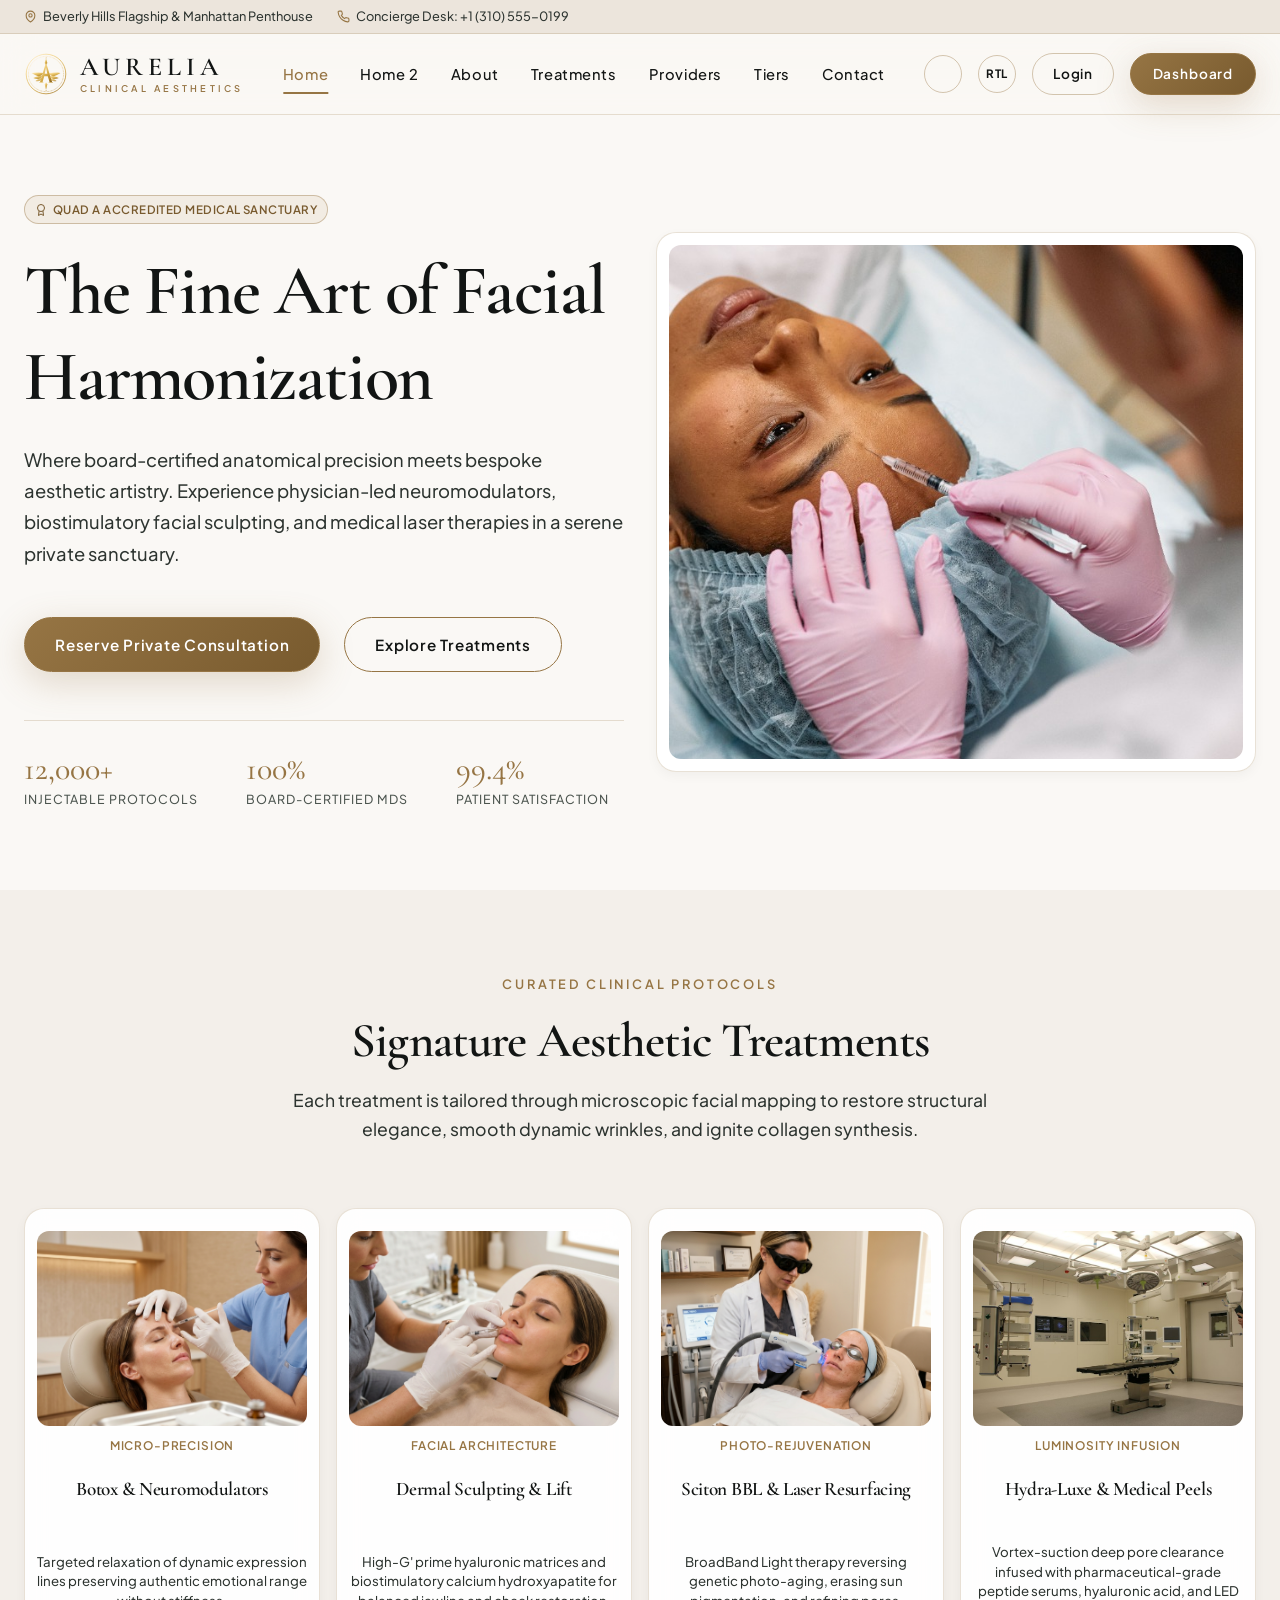
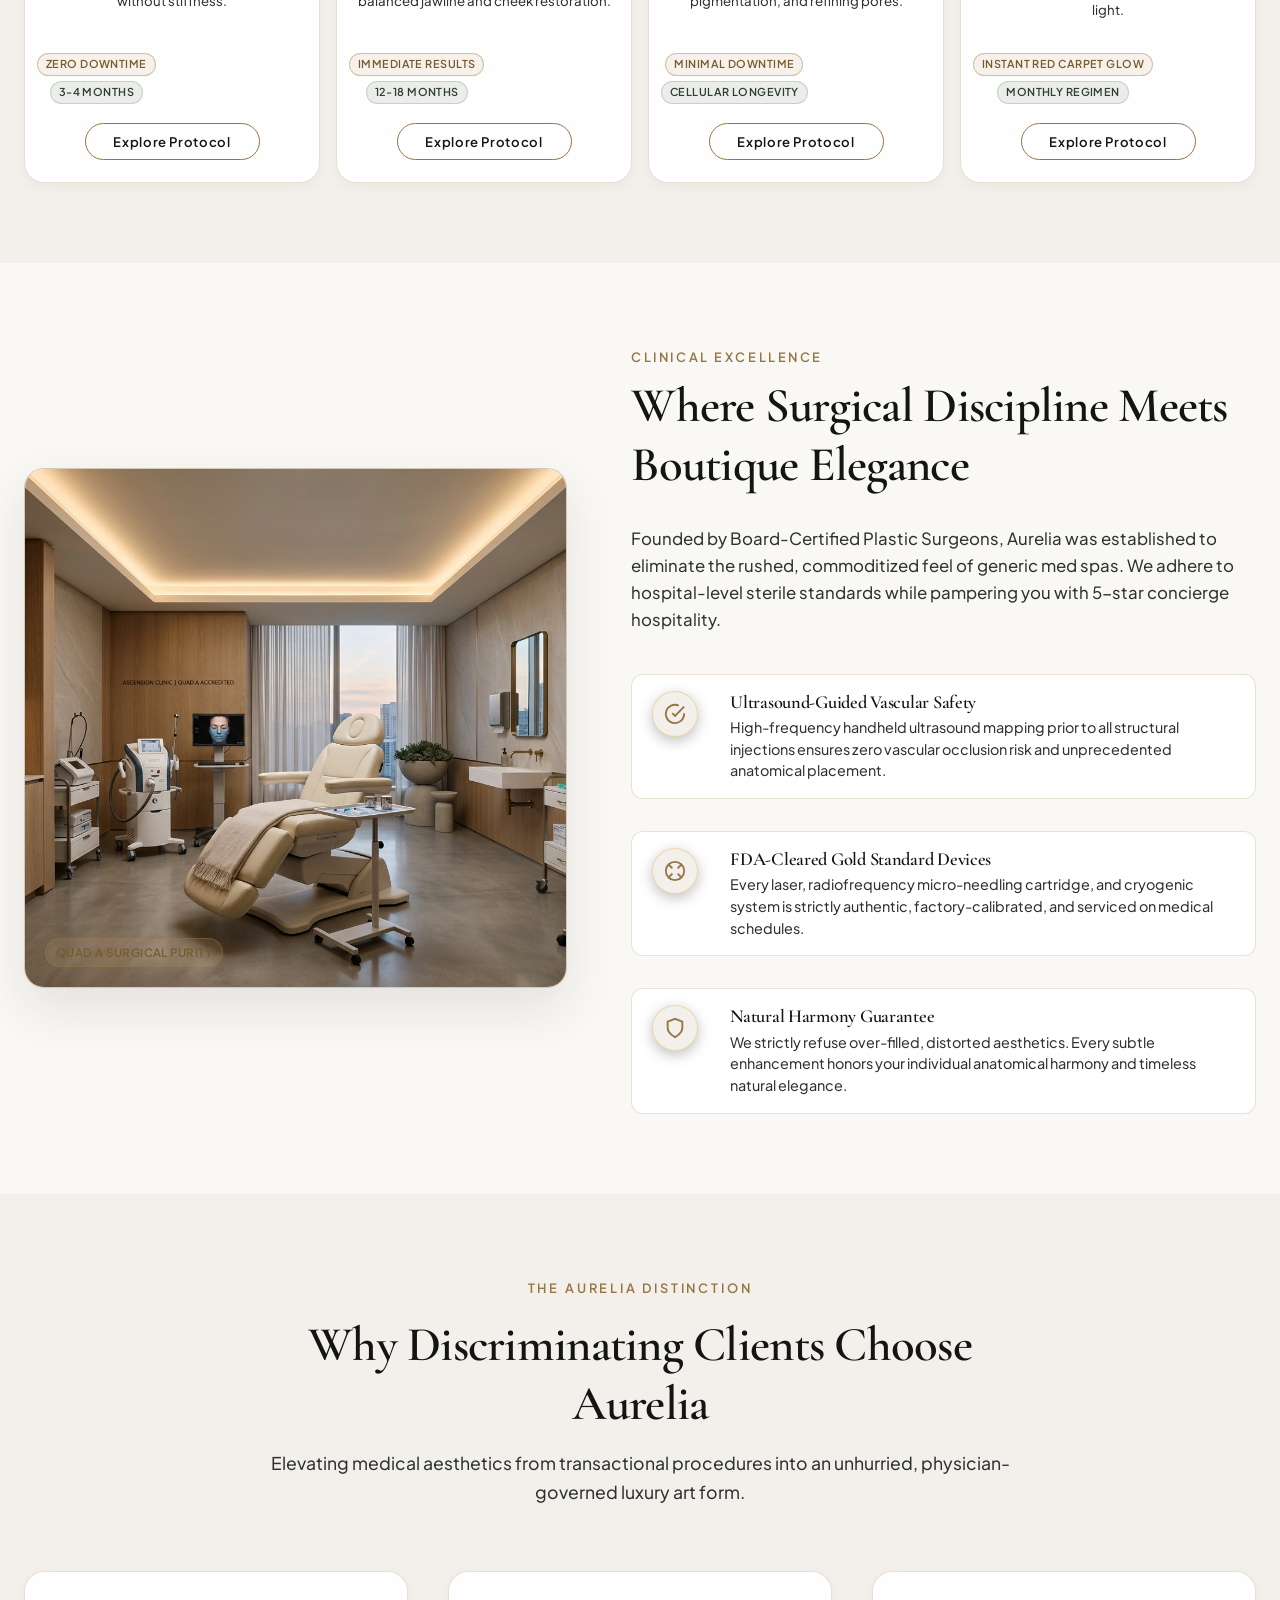
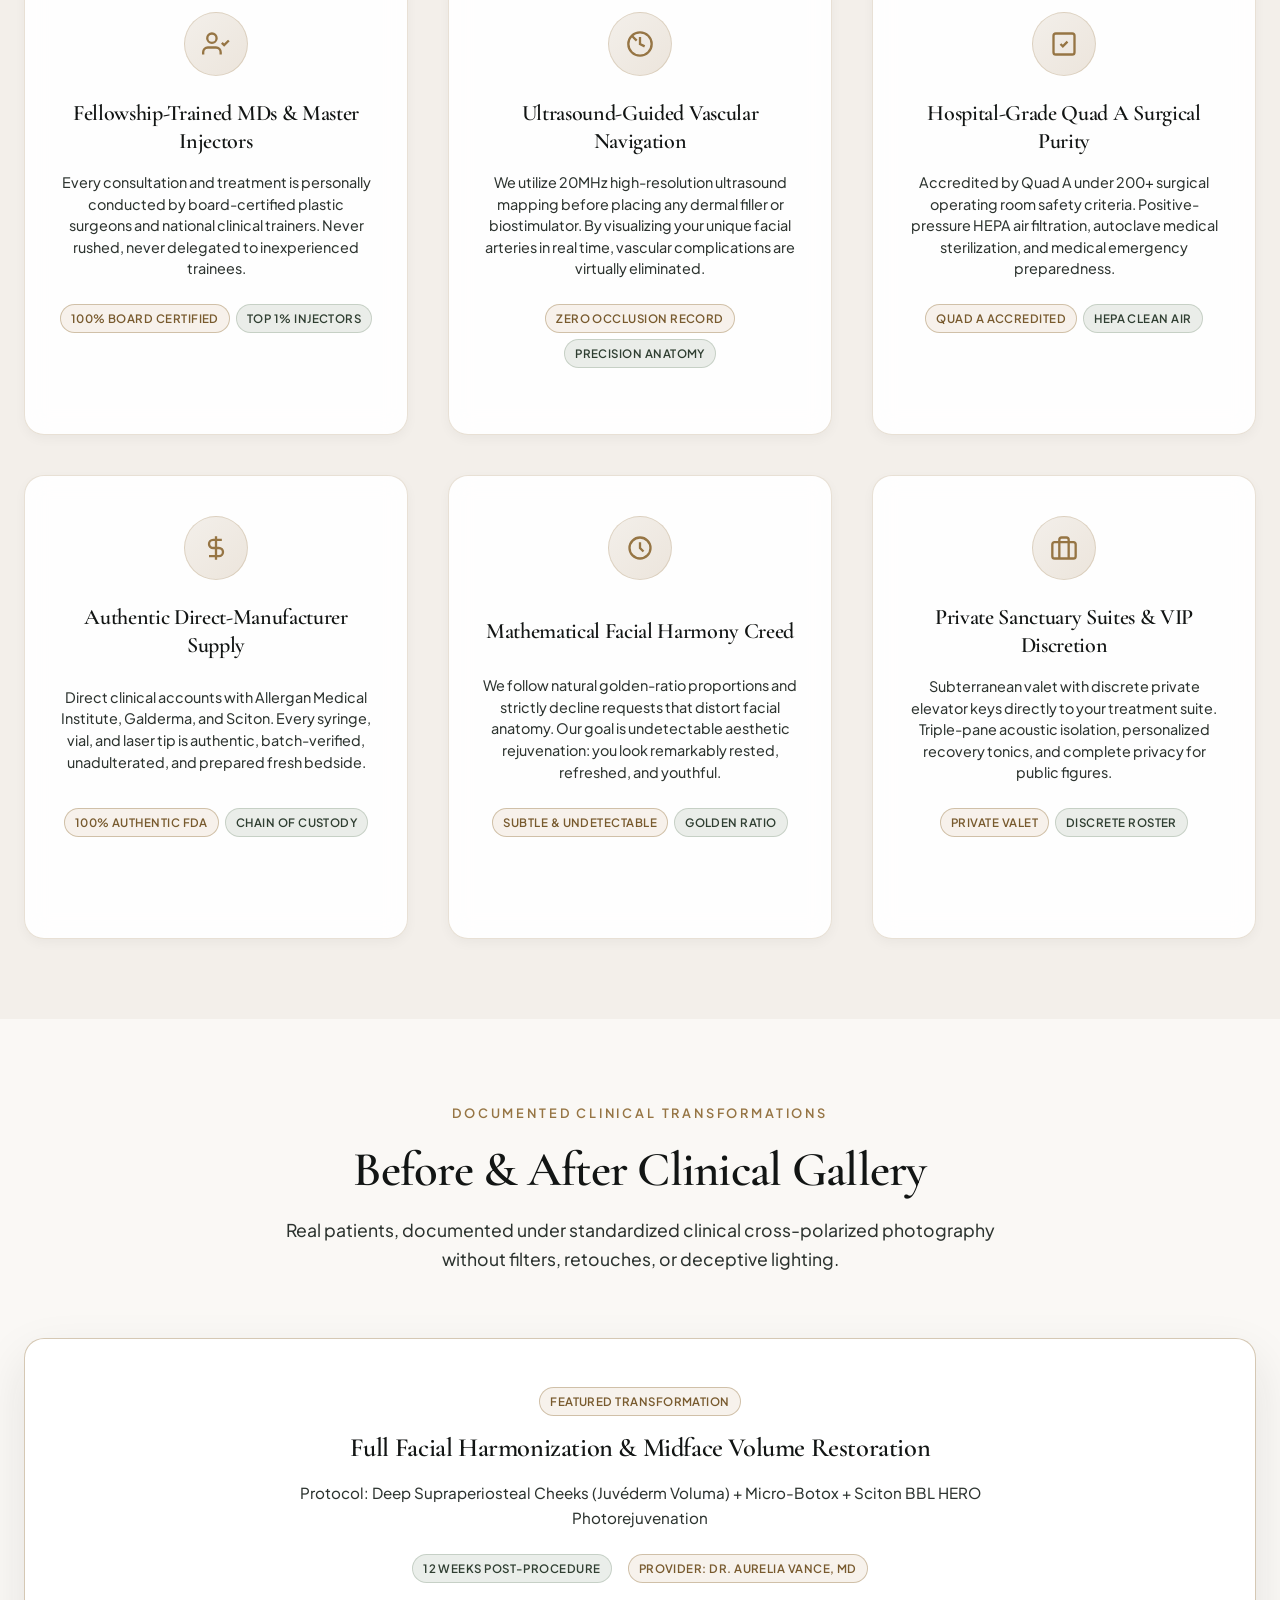
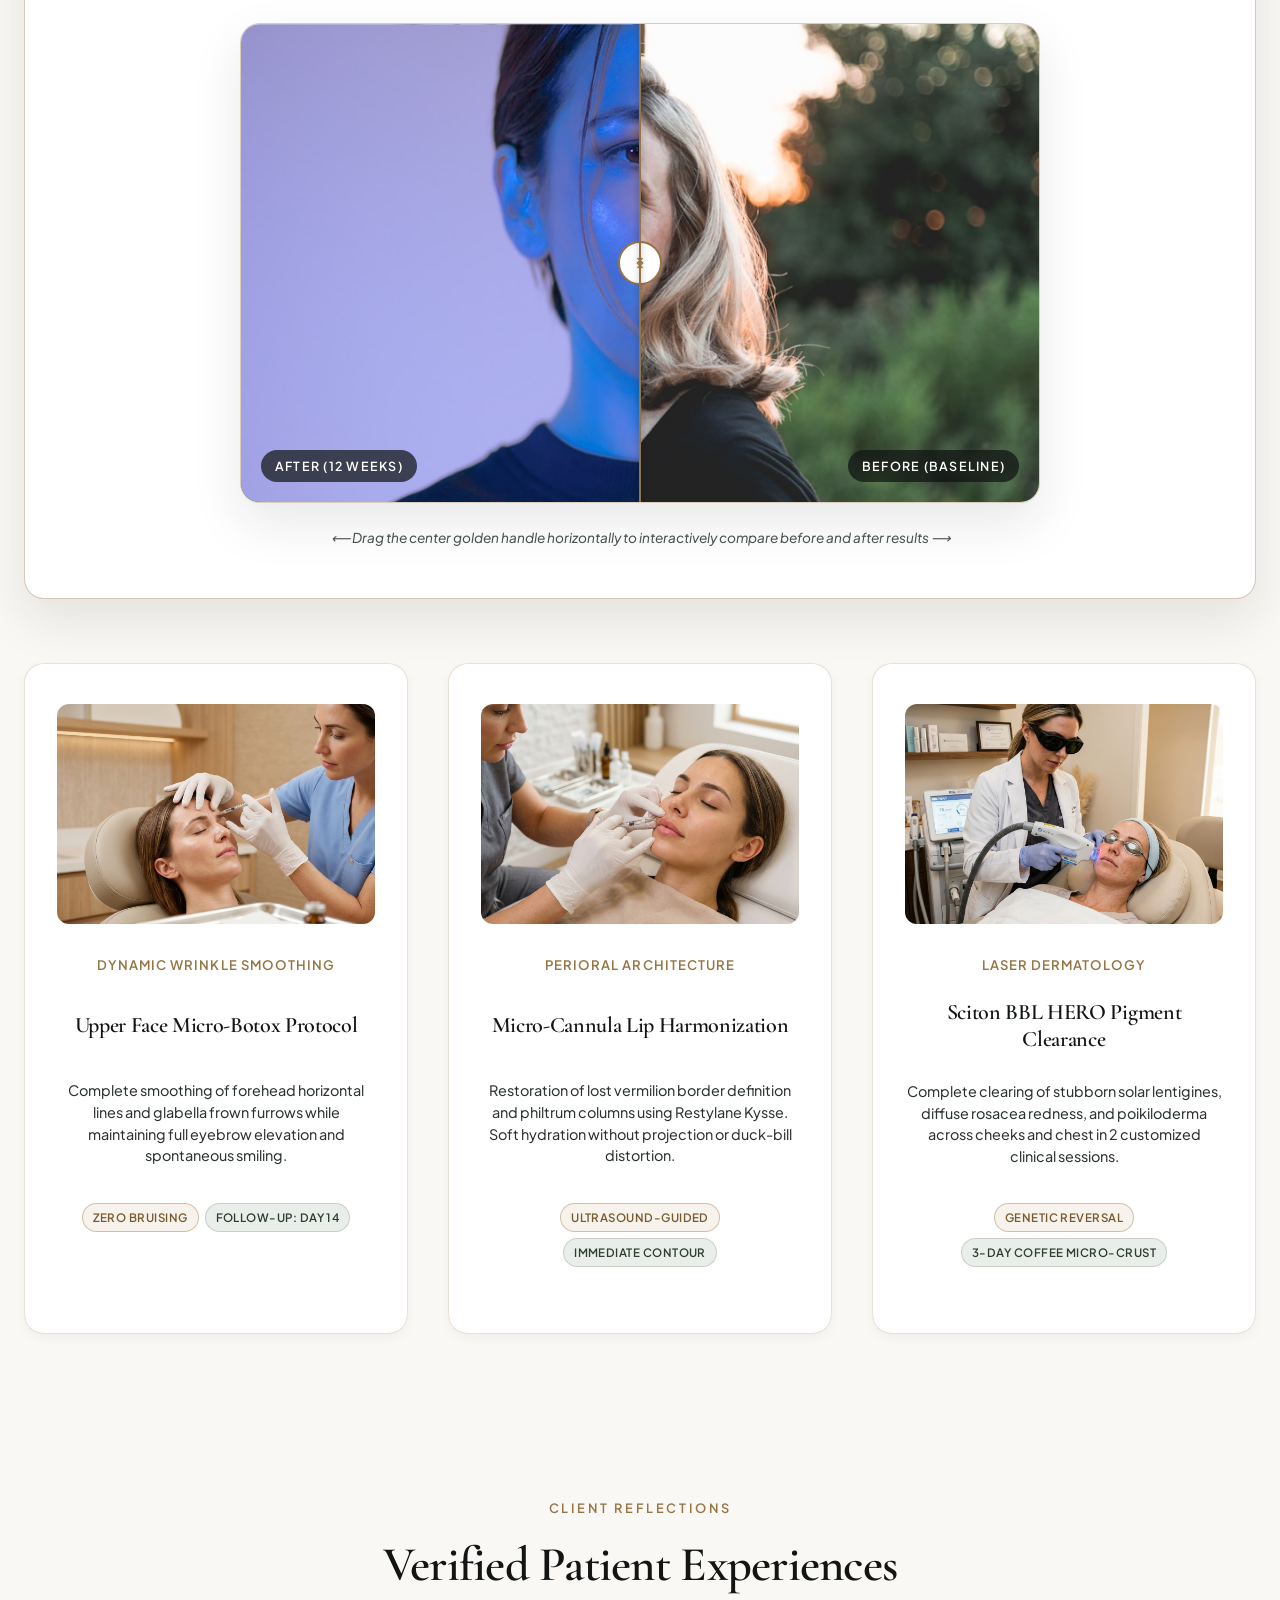
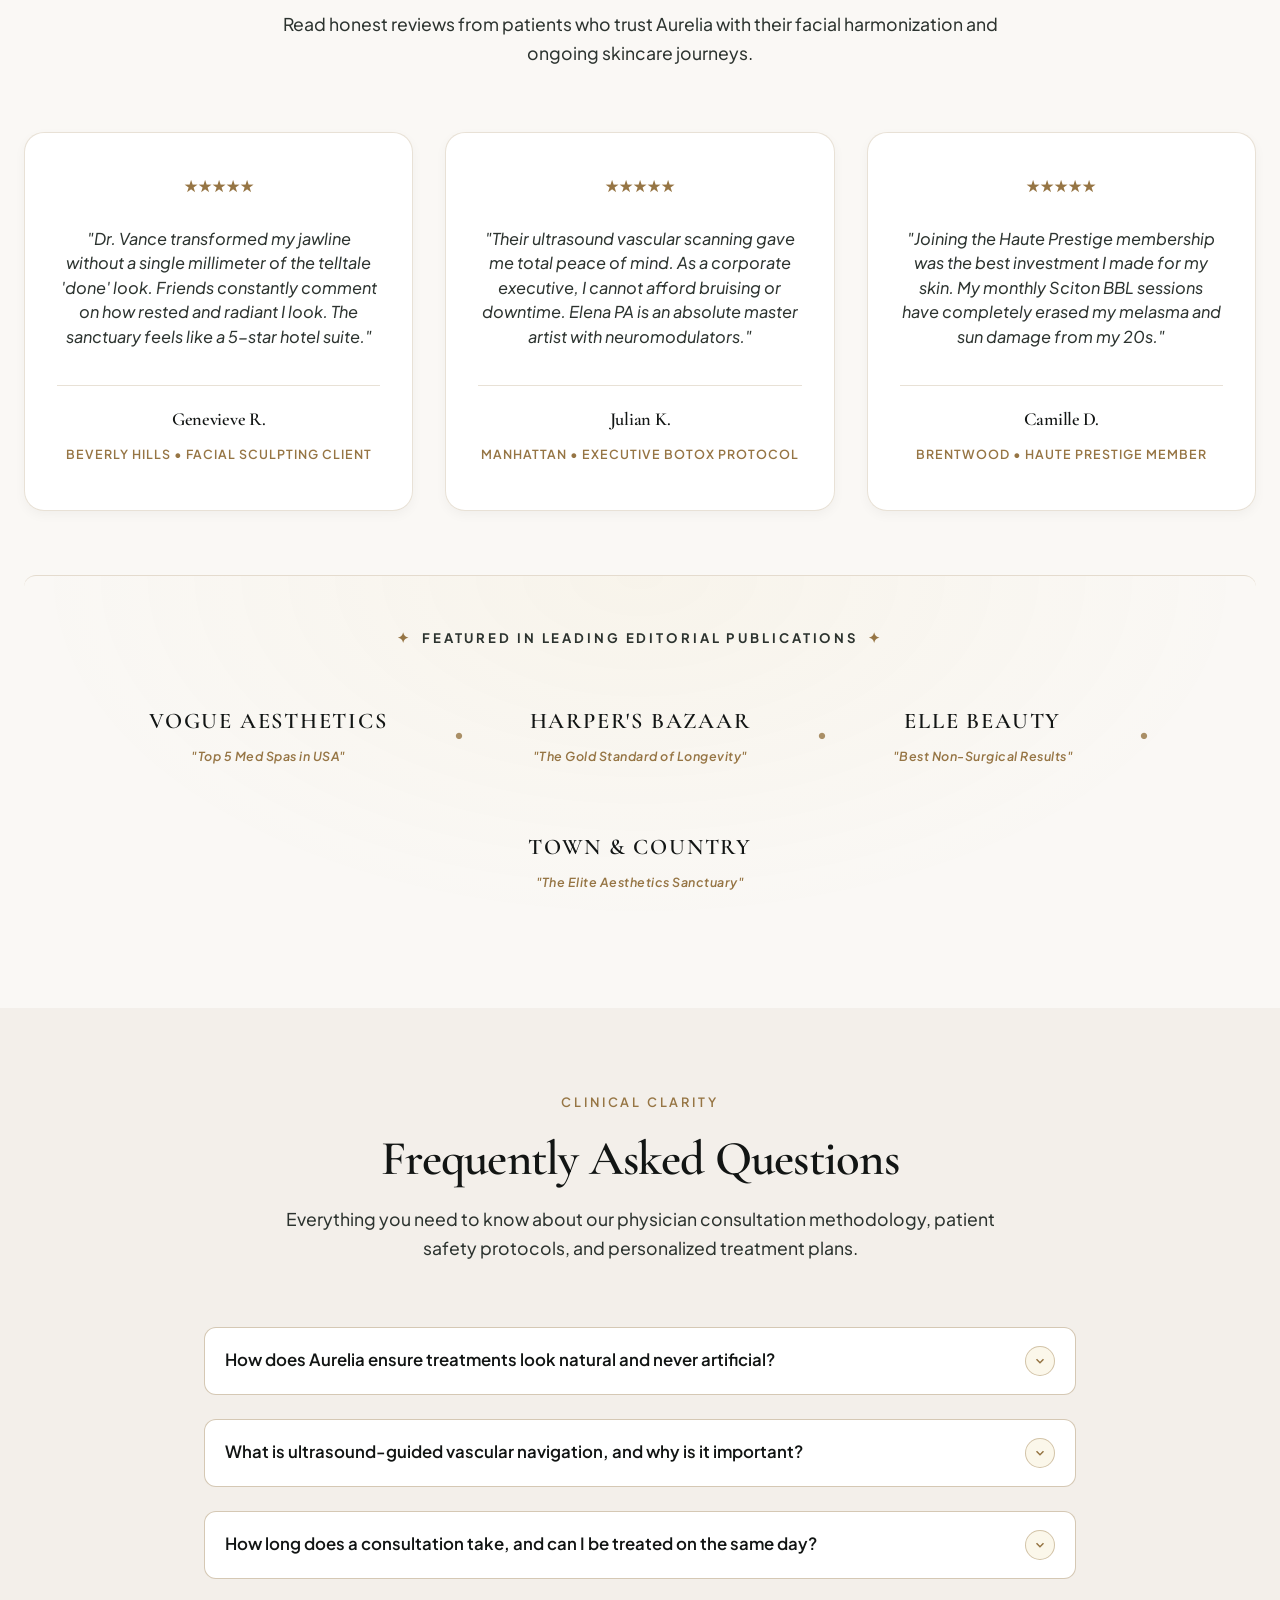
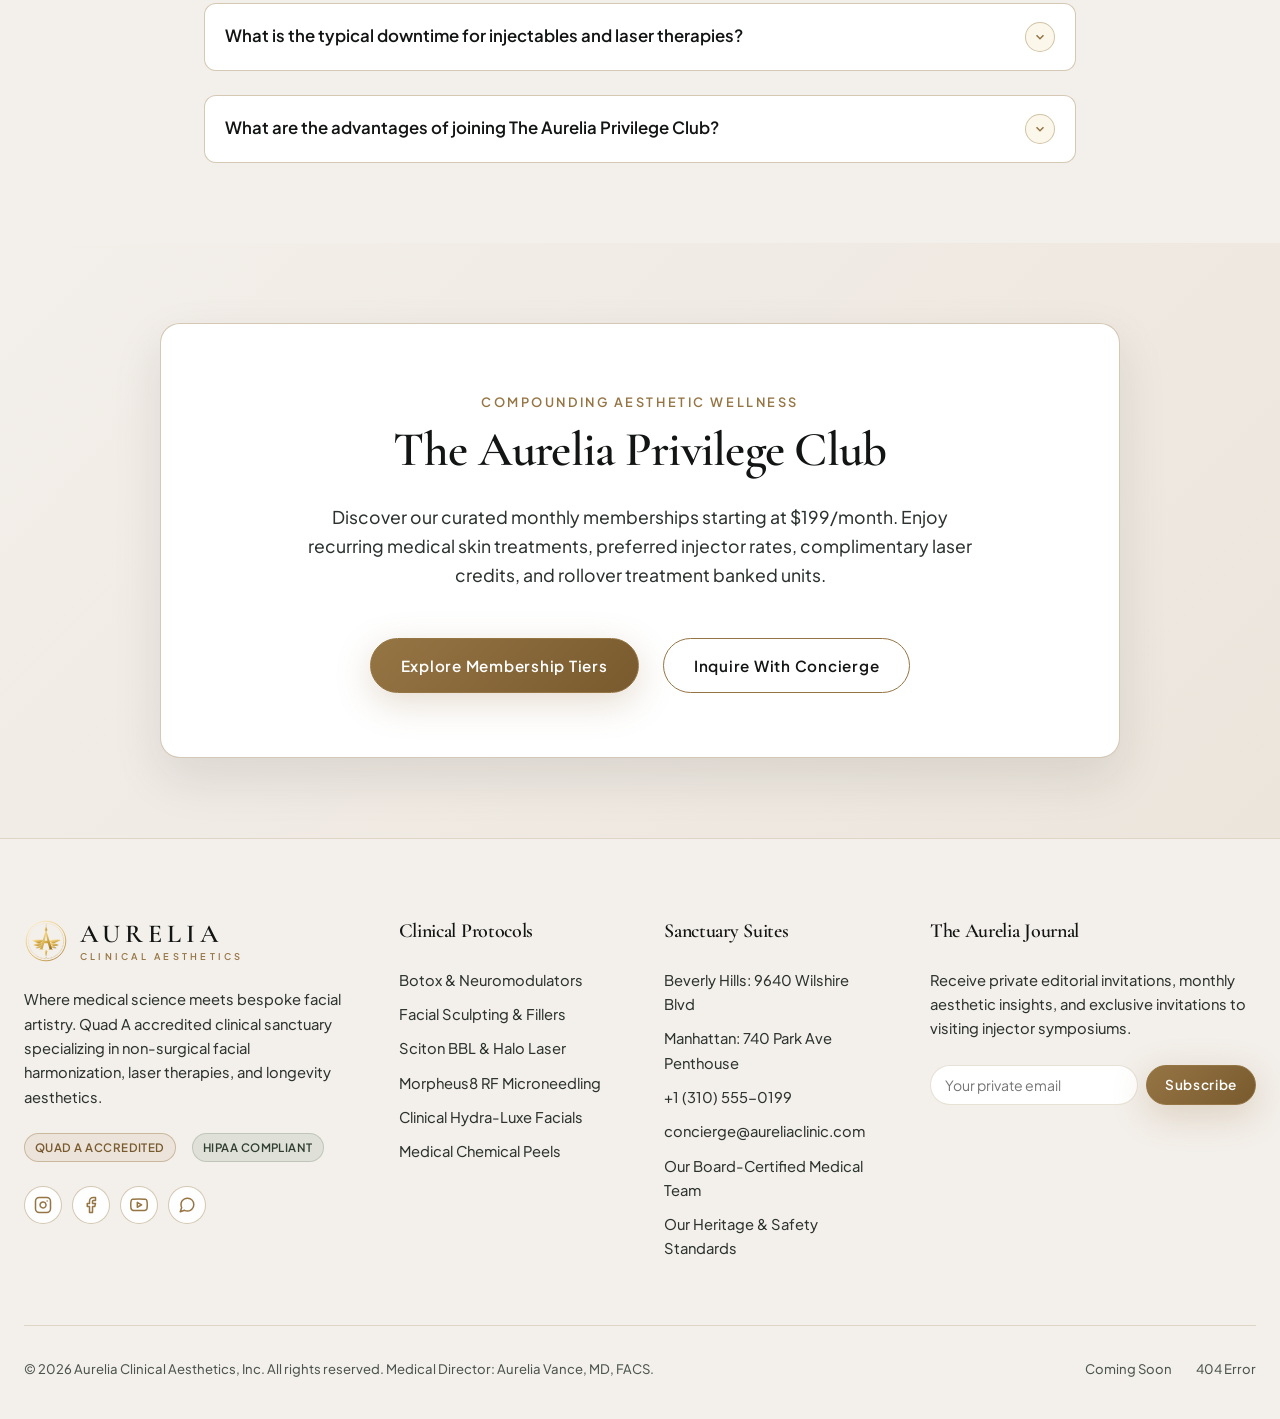
<file: index.html>
<!DOCTYPE html>
<html lang="en">
<head>
  <meta charset="UTF-8">
  <meta name="viewport" content="width=device-width, initial-scale=1.0">
  <title>Aurelia Aesthetics | Luxury Med Spa & Aesthetics Clinic</title>
  <meta name="description" content="Aurelia Clinical Aesthetics provides board-certified non-surgical aesthetic treatments, Botox, fillers, and advanced laser therapies in Beverly Hills.">
  
  <!-- Favicon -->
  <link rel="icon" type="image/svg+xml" href="assets/images/favicon.svg">
  
  <!-- CSS Stylesheets -->
  <link rel="stylesheet" href="assets/css/main.css">
  <link rel="stylesheet" href="assets/css/components.css">
  <link rel="stylesheet" href="assets/css/animations.css">
  <link rel="stylesheet" href="assets/css/rtl.css">

  <!-- JSON-LD Structured Data for Medical Spa -->
  <script type="application/ld+json">
  {
    "@context": "https://schema.org",
    "@type": "MedicalBusiness",
    "name": "Aurelia Clinical Aesthetics & Med Spa",
    "image": "assets/images/hero_injection.jpg",
    "telephone": "+1-310-555-0199",
    "email": "concierge@aureliaclinic.com",
    "address": {
      "@type": "PostalAddress",
      "streetAddress": "9640 Wilshire Blvd, Penthouse Suite",
      "addressLocality": "Beverly Hills",
      "addressRegion": "CA",
      "postalCode": "90212",
      "addressCountry": "US"
    },
    "priceRange": "$$$$",
    "openingHoursSpecification": [
      {
        "@type": "OpeningHoursSpecification",
        "dayOfWeek": ["Monday", "Tuesday", "Wednesday", "Thursday", "Friday", "Saturday"],
        "opens": "09:00",
        "closes": "19:00"
      }
    ]
  }
  </script>
</head>
<body>

  <!-- Ambient 3D Particle Canvas -->
  <canvas id="ambient-canvas"></canvas>

  <!-- Top Utility Bar -->
  <aside class="utility-bar" aria-label="Quick Access Bar">
    <div class="container">
      <div class="utility-bar-left">
        <div class="utility-item">
          <svg viewBox="0 0 24 24" fill="none" stroke="currentColor" stroke-width="2"><path d="M12 22s-8-4.5-8-11.8A8 8 0 0 1 12 2a8 8 0 0 1 8 8.2c0 7.3-8 11.8-8 11.8z"/><circle cx="12" cy="10" r="3"/></svg>
          <span>Beverly Hills Flagship & Manhattan Penthouse</span>
        </div>
        <div class="utility-item">
          <svg viewBox="0 0 24 24" fill="none" stroke="currentColor" stroke-width="2"><path d="M22 16.92v3a2 2 0 0 1-2.18 2 19.79 19.79 0 0 1-8.63-3.07 19.5 19.5 0 0 1-6-6 19.79 19.79 0 0 1-3.07-8.67A2 2 0 0 1 4.11 2h3a2 2 0 0 1 2 1.72 12.84 12.84 0 0 0 .7 2.81 2 2 0 0 1-.45 2.11L8.09 9.91a16 16 0 0 0 6 6l1.27-1.27a2 2 0 0 1 2.11-.45 12.84 12.84 0 0 0 2.81.7A2 2 0 0 1 22 16.92z"/></svg>
          <span>Concierge Desk: +1 (310) 555-0199</span>
        </div>
      </div>
    </div>
  </aside>

  <!-- Strict Navbar (4-5 core items + Login + Dashboard) -->
  <header class="navbar" role="banner">
    <div class="container">
      <a href="index.html" class="brand" aria-label="Aurelia Clinical Aesthetics Home">
        <div class="brand-logo">
          <svg class="logo-mark" viewBox="0 0 100 100" fill="none" xmlns="http://www.w3.org/2000/svg">
            <defs>
              <linearGradient id="aurelia-gold-index-1" x1="15%" y1="0%" x2="85%" y2="100%">
                <stop offset="0%" stop-color="#FFF0D0"/>
                <stop offset="25%" stop-color="#F2D283"/>
                <stop offset="60%" stop-color="#D4AA47"/>
                <stop offset="85%" stop-color="#B88A2D"/>
                <stop offset="100%" stop-color="#8C651B"/>
              </linearGradient>
            </defs>
            <circle cx="50" cy="50" r="45" stroke="url(#aurelia-gold-index-1)" stroke-width="1.8" fill="none"/>
            <circle cx="50" cy="50" r="40" stroke="url(#aurelia-gold-index-1)" stroke-width="1.2" stroke-linecap="round" stroke-dasharray="0.1 3.2" fill="none" opacity="0.85"/>
            <path d="M50 14 L53 25 L50 30 L47 25 Z" fill="url(#aurelia-gold-index-1)"/>
            <circle cx="50" cy="13" r="1.2" fill="url(#aurelia-gold-index-1)"/>
            <path d="M50 86 L53 74 L50 69 L47 74 Z" fill="url(#aurelia-gold-index-1)"/>
            <circle cx="50" cy="87" r="1.2" fill="url(#aurelia-gold-index-1)"/>
            <path d="M44 48 C37 47, 26 46, 17 48 C22 51, 28 54, 34 56 C38 55, 42 52, 44 48 Z" fill="url(#aurelia-gold-index-1)"/>
            <path d="M42 53 C36 54, 27 56, 21 59 C26 62, 33 62, 37 60 C40 58, 41 55, 42 53 Z" fill="url(#aurelia-gold-index-1)" opacity="0.9"/>
            <path d="M40 58 C35 60, 29 63, 26 66 C30 67, 35 66, 38 64 C40 62, 40 60, 40 58 Z" fill="url(#aurelia-gold-index-1)" opacity="0.75"/>
            <path d="M56 48 C63 47, 74 46, 83 48 C78 51, 72 54, 66 56 C62 55, 58 52, 56 48 Z" fill="url(#aurelia-gold-index-1)"/>
            <path d="M58 53 C64 54, 73 56, 79 59 C74 62, 67 62, 63 60 C60 58, 59 55, 58 53 Z" fill="url(#aurelia-gold-index-1)" opacity="0.9"/>
            <path d="M60 58 C65 60, 71 63, 74 66 C70 67, 65 66, 62 64 C60 62, 60 60, 60 58 Z" fill="url(#aurelia-gold-index-1)" opacity="0.75"/>
            <path d="M50 24 L64 69 H58.2 L54 55 H46 L42 69 H36.2 L50 24 Z M50 35 L47 49.5 H53 L50 35 Z" fill="url(#aurelia-gold-index-1)"/>
            <path d="M34 68.5 H44 V70 H34 Z M56 68.5 H66 V70 H56 Z" fill="url(#aurelia-gold-index-1)"/>
          </svg>
        </div>
        <div class="brand-text">
          <span class="brand-title">AURELIA</span>
          <span class="brand-subtitle">CLINICAL AESTHETICS</span>
        </div>
      </a>

      <!-- Desktop Nav -->
      <nav class="nav-menu" aria-label="Primary Navigation">
        <div class="nav-item"><a href="index.html" class="nav-link active">Home</a></div>
        <div class="nav-item"><a href="home-2.html" class="nav-link">Home 2</a></div>
        <div class="nav-item"><a href="about.html" class="nav-link">About</a></div>
        <div class="nav-item"><a href="treatments.html" class="nav-link">Treatments</a></div>
        <div class="nav-item"><a href="providers.html" class="nav-link">Providers</a></div>
        <div class="nav-item"><a href="memberships.html" class="nav-link">Tiers</a></div>
        <div class="nav-item"><a href="contact.html" class="nav-link">Contact</a></div>
      </nav>

      <!-- Nav Actions -->
      <div class="nav-actions">
        <button class="theme-toggle-btn" aria-label="Toggle Dark or Light Mode"></button>
        <button class="rtl-toggle-btn" aria-label="Toggle RTL View">
          <span class="rtl-text">RTL</span>
        </button>
        <a href="login.html" class="btn-nav-login">Login</a>
        <a href="dashboard.html" class="btn-nav-dashboard">Dashboard</a>
      </div>

      <!-- Mobile Hamburger Button -->
      <button class="mobile-toggle" aria-label="Open Navigation Menu">
        <svg viewBox="0 0 24 24" fill="none" stroke="currentColor" stroke-width="2"><line x1="3" y1="12" x2="21" y2="12"/><line x1="3" y1="6" x2="21" y2="6"/><line x1="3" y1="18" x2="21" y2="18"/></svg>
      </button>
    </div>
  </header>

  <!-- Mobile Drawer -->
  <div class="mobile-overlay"></div>
  <aside class="mobile-drawer" aria-label="Mobile Navigation">
    <div>
      <div class="mobile-drawer-header">
        <a href="index.html" class="brand" aria-label="Aurelia Clinical Aesthetics Home">
          <div class="brand-logo">
            <svg class="logo-mark" viewBox="0 0 100 100" fill="none" xmlns="http://www.w3.org/2000/svg">
              <defs>
                <linearGradient id="aurelia-gold-index-2" x1="15%" y1="0%" x2="85%" y2="100%">
                  <stop offset="0%" stop-color="#FFF0D0"/>
                  <stop offset="25%" stop-color="#F2D283"/>
                  <stop offset="60%" stop-color="#D4AA47"/>
                  <stop offset="85%" stop-color="#B88A2D"/>
                  <stop offset="100%" stop-color="#8C651B"/>
                </linearGradient>
              </defs>
              <circle cx="50" cy="50" r="45" stroke="url(#aurelia-gold-index-2)" stroke-width="1.8" fill="none"/>
              <circle cx="50" cy="50" r="40" stroke="url(#aurelia-gold-index-2)" stroke-width="1.2" stroke-linecap="round" stroke-dasharray="0.1 3.2" fill="none" opacity="0.85"/>
              <path d="M50 14 L53 25 L50 30 L47 25 Z" fill="url(#aurelia-gold-index-2)"/>
              <circle cx="50" cy="13" r="1.2" fill="url(#aurelia-gold-index-2)"/>
              <path d="M50 86 L53 74 L50 69 L47 74 Z" fill="url(#aurelia-gold-index-2)"/>
              <circle cx="50" cy="87" r="1.2" fill="url(#aurelia-gold-index-2)"/>
              <path d="M44 48 C37 47, 26 46, 17 48 C22 51, 28 54, 34 56 C38 55, 42 52, 44 48 Z" fill="url(#aurelia-gold-index-2)"/>
              <path d="M42 53 C36 54, 27 56, 21 59 C26 62, 33 62, 37 60 C40 58, 41 55, 42 53 Z" fill="url(#aurelia-gold-index-2)" opacity="0.9"/>
              <path d="M40 58 C35 60, 29 63, 26 66 C30 67, 35 66, 38 64 C40 62, 40 60, 40 58 Z" fill="url(#aurelia-gold-index-2)" opacity="0.75"/>
              <path d="M56 48 C63 47, 74 46, 83 48 C78 51, 72 54, 66 56 C62 55, 58 52, 56 48 Z" fill="url(#aurelia-gold-index-2)"/>
              <path d="M58 53 C64 54, 73 56, 79 59 C74 62, 67 62, 63 60 C60 58, 59 55, 58 53 Z" fill="url(#aurelia-gold-index-2)" opacity="0.9"/>
              <path d="M60 58 C65 60, 71 63, 74 66 C70 67, 65 66, 62 64 C60 62, 60 60, 60 58 Z" fill="url(#aurelia-gold-index-2)" opacity="0.75"/>
              <path d="M50 24 L64 69 H58.2 L54 55 H46 L42 69 H36.2 L50 24 Z M50 35 L47 49.5 H53 L50 35 Z" fill="url(#aurelia-gold-index-2)"/>
              <path d="M34 68.5 H44 V70 H34 Z M56 68.5 H66 V70 H56 Z" fill="url(#aurelia-gold-index-2)"/>
            </svg>
          </div>
          <div class="brand-text">
            <span class="brand-title">AURELIA</span>
            <span class="brand-subtitle">CLINICAL AESTHETICS</span>
          </div>
        </a>
        <button class="mobile-drawer-close" aria-label="Close Navigation Menu">
          <svg width="24" height="24" viewBox="0 0 24 24" fill="none" stroke="currentColor" stroke-width="2"><line x1="18" y1="6" x2="6" y2="18"/><line x1="6" y1="6" x2="18" y2="18"/></svg>
        </button>
      </div>
      <nav class="mobile-nav-menu">
        <a href="index.html" class="mobile-nav-link active">Home</a>
        <a href="home-2.html" class="mobile-nav-link">Home 2</a>
        <a href="about.html" class="mobile-nav-link">About</a>
        <a href="treatments.html" class="mobile-nav-link">Treatments</a>
        <a href="providers.html" class="mobile-nav-link">Providers</a>
        <a href="memberships.html" class="mobile-nav-link">Tiers</a>
        <a href="contact.html" class="mobile-nav-link">Contact</a>
      </nav>
    </div>
    <div class="mobile-drawer-footer" style="display: flex; flex-direction: column; gap: 8px;">
      <div style="display: flex; gap: 8px; width: 100%; margin-bottom: 4px; align-items: center;">
        <button class="theme-toggle-btn" aria-label="Toggle Dark or Light Mode" style="flex-shrink: 0;"></button>
        <button class="rtl-toggle-btn" aria-label="Toggle RTL View" style="flex-shrink: 0;">
          <span class="rtl-text">RTL</span>
        </button>
      </div>
      <a href="login.html" class="btn btn-gold" style="width: 100%;">Login</a>
      <a href="dashboard.html" class="btn btn-outline" style="width: 100%;">Dashboard</a>
    </div>
  </aside>

  <main>
    <!-- SECTION 1: HERO (RESULTS & SIGNATURE TREATMENTS LED) -->
    <section class="section" id="hero-results">
      <div class="container">
        <div class="grid-2 hero-grid" style="align-items: center;">
          <div>
            <div class="badge badge-gold" style="margin-bottom: var(--space-3);">
              <svg width="12" height="12" viewBox="0 0 24 24" fill="none" stroke="currentColor" stroke-width="2"><circle cx="12" cy="8" r="7"/><polyline points="8.21 13.89 7 23 12 20 17 23 15.79 13.88"/></svg>
              <span>Quad A Accredited Medical Sanctuary</span>
            </div>
            <h1 style="margin-bottom: var(--space-3);">The Fine Art of Facial Harmonization</h1>
            <p style="font-size: 1.15rem; line-height: 1.7; margin-bottom: var(--space-6); color: var(--text-secondary);">
              Where board-certified anatomical precision meets bespoke aesthetic artistry. Experience physician-led neuromodulators, biostimulatory facial sculpting, and medical laser therapies in a serene private sanctuary.
            </p>
            <div style="display: flex; gap: var(--space-3); flex-wrap: wrap; margin-bottom: var(--space-6);">
              <a href="#" class="btn btn-gold" data-modal-target="modal-book-treatment">Reserve Private Consultation</a>
              <a href="treatments.html" class="btn btn-outline">Explore Treatments</a>
            </div>
            <!-- Trust Accolades -->
            <div style="display: flex; gap: var(--space-6); border-top: 1px solid var(--border-subtle); padding-top: var(--space-4);">
              <div>
                <div style="font-family: var(--font-serif); font-size: 2rem; color: var(--accent-gold); line-height: 1;">12,000+</div>
                <div style="font-size: 0.78rem; color: var(--text-muted); text-transform: uppercase; letter-spacing: 0.08em; margin-top: 4px;">Injectable Protocols</div>
              </div>
              <div>
                <div style="font-family: var(--font-serif); font-size: 2rem; color: var(--accent-gold); line-height: 1;">100%</div>
                <div style="font-size: 0.78rem; color: var(--text-muted); text-transform: uppercase; letter-spacing: 0.08em; margin-top: 4px;">Board-Certified MDs</div>
              </div>
              <div>
                <div style="font-family: var(--font-serif); font-size: 2rem; color: var(--accent-gold); line-height: 1;">99.4%</div>
                <div style="font-size: 0.78rem; color: var(--text-muted); text-transform: uppercase; letter-spacing: 0.08em; margin-top: 4px;">Patient Satisfaction</div>
              </div>
            </div>
          </div>
          <!-- Hero Visual with 3D Tilt Wrapper -->
          <div class="tilt-card hero-image-card">
            <div class="tilt-card-image" style="height: 100%; margin-bottom: 0; border-radius: var(--radius-md);">
              <img src="assets/images/hero_injection.jpg" alt="Board-Certified Aesthetic Injection Procedure at Aurelia Clinic" width="800" height="560">
            </div>
          </div>
        </div>
      </div>
    </section>

    <!-- SECTION 2: SIGNATURE TREATMENTS SHOWCASE (3D TILT CARDS, CENTER-ALIGNED) -->
    <section class="section" id="signature-treatments" style="background-color: var(--bg-secondary);">
      <div class="container">
        <div class="section-header">
          <span class="eyebrow">Curated Clinical Protocols</span>
          <h2>Signature Aesthetic Treatments</h2>
          <p>Each treatment is tailored through microscopic facial mapping to restore structural elegance, smooth dynamic wrinkles, and ignite collagen synthesis.</p>
        </div>

        <div class="grid-4">
          <!-- Card 1 -->
          <div class="tilt-card">
            <div class="tilt-card-image">
              <img src="assets/images/treatment_botox.jpg" alt="Precision Neuromodulator Injections" width="400" height="240">
            </div>
            <span class="tilt-card-subtitle">Micro-Precision</span>
            <h3 class="tilt-card-title">Botox & Neuromodulators</h3>
            <p class="tilt-card-desc">Targeted relaxation of dynamic expression lines preserving authentic emotional range without stiffness.</p>
            <div class="tilt-card-tags">
              <span class="badge badge-gold">Zero Downtime</span>
              <span class="badge badge-sage">3-4 Months</span>
            </div>
            <a href="treatments.html#botox" class="btn btn-outline btn-sm">Explore Protocol</a>
          </div>

          <!-- Card 2 -->
          <div class="tilt-card">
            <div class="tilt-card-image">
              <img src="assets/images/treatment_filler.jpg" alt="Bespoke Dermal Sculpting & Lip Architecture" width="400" height="240">
            </div>
            <span class="tilt-card-subtitle">Facial Architecture</span>
            <h3 class="tilt-card-title">Dermal Sculpting & Lift</h3>
            <p class="tilt-card-desc">High-G' prime hyaluronic matrices and biostimulatory calcium hydroxyapatite for balanced jawline and cheek restoration.</p>
            <div class="tilt-card-tags">
              <span class="badge badge-gold">Immediate Results</span>
              <span class="badge badge-sage">12-18 Months</span>
            </div>
            <a href="treatments.html#fillers" class="btn btn-outline btn-sm">Explore Protocol</a>
          </div>

          <!-- Card 3 -->
          <div class="tilt-card">
            <div class="tilt-card-image">
              <img src="assets/images/treatment_laser.jpg" alt="Sciton BBL HERO and Laser Therapy" width="400" height="240">
            </div>
            <span class="tilt-card-subtitle">Photo-Rejuvenation</span>
            <h3 class="tilt-card-title">Sciton BBL & Laser Resurfacing</h3>
            <p class="tilt-card-desc">BroadBand Light therapy reversing genetic photo-aging, erasing sun pigmentation, and refining pores.</p>
            <div class="tilt-card-tags">
              <span class="badge badge-gold">Minimal Downtime</span>
              <span class="badge badge-sage">Cellular Longevity</span>
            </div>
            <a href="treatments.html#laser" class="btn btn-outline btn-sm">Explore Protocol</a>
          </div>

          <!-- Card 4 -->
          <div class="tilt-card">
            <div class="tilt-card-image">
              <img src="assets/images/treatment_hydrafacial.jpg" alt="Clinical Hydrafacial and Medical Infusion" width="400" height="240">
            </div>
            <span class="tilt-card-subtitle">Luminosity Infusion</span>
            <h3 class="tilt-card-title">Hydra-Luxe & Medical Peels</h3>
            <p class="tilt-card-desc">Vortex-suction deep pore clearance infused with pharmaceutical-grade peptide serums, hyaluronic acid, and LED light.</p>
            <div class="tilt-card-tags">
              <span class="badge badge-gold">Instant Red Carpet Glow</span>
              <span class="badge badge-sage">Monthly Regimen</span>
            </div>
            <a href="treatments.html#hydrafacial" class="btn btn-outline btn-sm">Explore Protocol</a>
          </div>
        </div>
      </div>
    </section>

    <!-- SECTION 3: THE AURELIA CLINICAL STANDARD (3 PILLARS) -->
    <section class="section" id="clinical-philosophy">
      <div class="container">
        <div class="clinical-philosophy-grid">
          <div class="clinical-philosophy-visual">
            <div class="clinical-image-card">
              <img src="assets/images/clinic_sanctuary.jpg" alt="Aurelia Clinical Aesthetics Private Treatment Suite" width="800" height="500">
              <div class="clinical-image-badge">
                <span class="badge badge-gold">Quad A Surgical Purity</span>
              </div>
            </div>
          </div>
          <div class="clinical-philosophy-content">
            <span class="eyebrow" style="color: var(--accent-gold); font-weight: 600; text-transform: uppercase; letter-spacing: 0.2em; font-size: 0.8rem;">Clinical Excellence</span>
            <h2 style="margin-top: 6px; margin-bottom: var(--space-4);">Where Surgical Discipline Meets Boutique Elegance</h2>
            <p class="clinical-lead-text">Founded by Board-Certified Plastic Surgeons, Aurelia was established to eliminate the rushed, commoditized feel of generic med spas. We adhere to hospital-level sterile standards while pampering you with 5-star concierge hospitality.</p>

            <div class="clinical-pillars-grid">
              <div class="clinical-pillar-card">
                <div class="clinical-pillar-icon">
                  <svg width="22" height="22" viewBox="0 0 24 24" fill="none" stroke="var(--accent-gold)" stroke-width="2"><path d="M22 11.08V12a10 10 0 1 1-5.93-9.14"/><polyline points="22 4 12 14.01 9 11.01"/></svg>
                </div>
                <div class="clinical-pillar-info">
                  <h4>Ultrasound-Guided Vascular Safety</h4>
                  <p>High-frequency handheld ultrasound mapping prior to all structural injections ensures zero vascular occlusion risk and unprecedented anatomical placement.</p>
                </div>
              </div>

              <div class="clinical-pillar-card">
                <div class="clinical-pillar-icon">
                  <svg width="22" height="22" viewBox="0 0 24 24" fill="none" stroke="var(--accent-gold)" stroke-width="2"><circle cx="12" cy="12" r="10"/><path d="m4.93 4.93 4.24 4.24"/><path d="m14.83 9.17 4.24-4.24"/><path d="m14.83 14.83 4.24 4.24"/><path d="m9.17 14.83-4.24 4.24"/></svg>
                </div>
                <div class="clinical-pillar-info">
                  <h4>FDA-Cleared Gold Standard Devices</h4>
                  <p>Every laser, radiofrequency micro-needling cartridge, and cryogenic system is strictly authentic, factory-calibrated, and serviced on medical schedules.</p>
                </div>
              </div>

              <div class="clinical-pillar-card">
                <div class="clinical-pillar-icon">
                  <svg width="22" height="22" viewBox="0 0 24 24" fill="none" stroke="var(--accent-gold)" stroke-width="2"><path d="M12 22s8-4 8-10V5l-8-3-8 3v7c0 6 8 10 8 10z"/></svg>
                </div>
                <div class="clinical-pillar-info">
                  <h4>Natural Harmony Guarantee</h4>
                  <p>We strictly refuse over-filled, distorted aesthetics. Every subtle enhancement honors your individual anatomical harmony and timeless natural elegance.</p>
                </div>
              </div>
            </div>
          </div>
        </div>
      </div>
    </section>

    <!-- SECTION 4: WHY CHOOSE US (CLINICAL DIFFERENTIATORS) -->
    <section class="section" id="why-choose-us" style="background-color: var(--bg-secondary);">
      <div class="container">
        <div class="section-header">
          <span class="eyebrow">The Aurelia Distinction</span>
          <h2>Why Discriminating Clients Choose Aurelia</h2>
          <p>Elevating medical aesthetics from transactional procedures into an unhurried, physician-governed luxury art form.</p>
        </div>

        <div class="grid-3" style="gap: var(--space-5);">
          <!-- Card 1 -->
          <div class="tilt-card">
            <div class="tilt-card-icon">
              <svg viewBox="0 0 24 24" fill="none" stroke="currentColor" stroke-width="2"><path d="M16 21v-2a4 4 0 0 0-4-4H5a4 4 0 0 0-4 4v2"/><circle cx="8.5" cy="7" r="4"/><polyline points="17 11 19 13 23 9"/></svg>
            </div>
            <h3 class="tilt-card-title">Fellowship-Trained MDs & Master Injectors</h3>
            <p class="tilt-card-desc">Every consultation and treatment is personally conducted by board-certified plastic surgeons and national clinical trainers. Never rushed, never delegated to inexperienced trainees.</p>
            <div class="tilt-card-tags">
              <span class="badge badge-gold">100% Board Certified</span>
              <span class="badge badge-sage">Top 1% Injectors</span>
            </div>
          </div>

          <!-- Card 2 -->
          <div class="tilt-card">
            <div class="tilt-card-icon">
              <svg viewBox="0 0 24 24" fill="none" stroke="currentColor" stroke-width="2"><circle cx="12" cy="12" r="10"/><path d="M12 6v6l4 2"/><path d="m4.93 4.93 4.24 4.24"/></svg>
            </div>
            <h3 class="tilt-card-title">Ultrasound-Guided Vascular Navigation</h3>
            <p class="tilt-card-desc">We utilize 20MHz high-resolution ultrasound mapping before placing any dermal filler or biostimulator. By visualizing your unique facial arteries in real time, vascular complications are virtually eliminated.</p>
            <div class="tilt-card-tags">
              <span class="badge badge-gold">Zero Occlusion Record</span>
              <span class="badge badge-sage">Precision Anatomy</span>
            </div>
          </div>

          <!-- Card 3 -->
          <div class="tilt-card">
            <div class="tilt-card-icon">
              <svg viewBox="0 0 24 24" fill="none" stroke="currentColor" stroke-width="2"><rect x="3" y="3" width="18" height="18" rx="2"/><path d="m9 12 2 2 4-4"/></svg>
            </div>
            <h3 class="tilt-card-title">Hospital-Grade Quad A Surgical Purity</h3>
            <p class="tilt-card-desc">Accredited by Quad A under 200+ surgical operating room safety criteria. Positive-pressure HEPA air filtration, autoclave medical sterilization, and medical emergency preparedness.</p>
            <div class="tilt-card-tags">
              <span class="badge badge-gold">Quad A Accredited</span>
              <span class="badge badge-sage">HEPA Clean Air</span>
            </div>
          </div>

          <!-- Card 4 -->
          <div class="tilt-card">
            <div class="tilt-card-icon">
              <svg viewBox="0 0 24 24" fill="none" stroke="currentColor" stroke-width="2"><path d="M12 2v20M17 5H9.5a3.5 3.5 0 0 0 0 7h5a3.5 3.5 0 0 1 0 7H6"/></svg>
            </div>
            <h3 class="tilt-card-title">Authentic Direct-Manufacturer Supply</h3>
            <p class="tilt-card-desc">Direct clinical accounts with Allergan Medical Institute, Galderma, and Sciton. Every syringe, vial, and laser tip is authentic, batch-verified, unadulterated, and prepared fresh bedside.</p>
            <div class="tilt-card-tags">
              <span class="badge badge-gold">100% Authentic FDA</span>
              <span class="badge badge-sage">Chain of Custody</span>
            </div>
          </div>

          <!-- Card 5 -->
          <div class="tilt-card">
            <div class="tilt-card-icon">
              <svg viewBox="0 0 24 24" fill="none" stroke="currentColor" stroke-width="2"><path d="M12 3a9 9 0 0 0-9 9 9 9 0 0 0 9 9 9 9 0 0 0 9-9 9 9 0 0 0-9-9z"/><path d="M12 7v5l3 3"/></svg>
            </div>
            <h3 class="tilt-card-title">Mathematical Facial Harmony Creed</h3>
            <p class="tilt-card-desc">We follow natural golden-ratio proportions and strictly decline requests that distort facial anatomy. Our goal is undetectable aesthetic rejuvenation: you look remarkably rested, refreshed, and youthful.</p>
            <div class="tilt-card-tags">
              <span class="badge badge-gold">Subtle & Undetectable</span>
              <span class="badge badge-sage">Golden Ratio</span>
            </div>
          </div>

          <!-- Card 6 -->
          <div class="tilt-card">
            <div class="tilt-card-icon">
              <svg viewBox="0 0 24 24" fill="none" stroke="currentColor" stroke-width="2"><rect x="2" y="7" width="20" height="14" rx="2" ry="2"/><path d="M16 21V5a2 2 0 0 0-2-2h-4a2 2 0 0 0-2 2v16"/></svg>
            </div>
            <h3 class="tilt-card-title">Private Sanctuary Suites & VIP Discretion</h3>
            <p class="tilt-card-desc">Subterranean valet with discrete private elevator keys directly to your treatment suite. Triple-pane acoustic isolation, personalized recovery tonics, and complete privacy for public figures.</p>
            <div class="tilt-card-tags">
              <span class="badge badge-gold">Private Valet</span>
              <span class="badge badge-sage">Discrete Roster</span>
            </div>
          </div>
        </div>
      </div>
    </section>

    <!-- SECTION 5: BEFORE & AFTER GALLERY (INTERACTIVE SLIDER & CASE STUDIES) -->
    <section class="section" id="before-after-gallery">
      <div class="container">
        <div class="section-header">
          <span class="eyebrow">Documented Clinical Transformations</span>
          <h2>Before & After Clinical Gallery</h2>
          <p>Real patients, documented under standardized clinical cross-polarized photography without filters, retouches, or deceptive lighting.</p>
        </div>

        <!-- Featured Interactive Comparison Slider -->
        <div class="ba-featured-card" style="background: var(--surface); border: 1px solid var(--border-medium); border-radius: var(--radius-lg); box-shadow: var(--shadow-lg); margin-bottom: var(--space-8);">
          <div style="text-align: center; max-width: 860px; margin: 0 auto var(--space-5) auto; display: flex; flex-direction: column; align-items: center;">
            <span class="badge badge-gold" style="margin-bottom: var(--space-2); display: inline-flex;">Featured Transformation</span>
            <h3 style="font-family: var(--font-serif); font-size: 1.65rem; margin: 0 0 var(--space-2) 0; color: var(--text-primary); text-align: center;">Full Facial Harmonization &amp; Midface Volume Restoration</h3>
            <p style="font-size: 0.95rem; color: var(--text-secondary); margin: 0 0 var(--space-3) 0; text-align: center; max-width: 760px;">Protocol: Deep Supraperiosteal Cheeks (Juvéderm Voluma) + Micro-Botox + Sciton BBL HERO Photorejuvenation</p>
            <div style="display: flex; gap: var(--space-2); justify-content: center; align-items: center; flex-wrap: wrap;">
              <span class="badge badge-sage">12 Weeks Post-Procedure</span>
              <span class="badge badge-gold">Provider: Dr. Aurelia Vance, MD</span>
            </div>
          </div>

          <!-- Before/After Slider Element -->
          <div class="ba-slider-container" aria-label="Interactive Before and After Comparison Slider">
            <div class="ba-image ba-image-before">
              <img src="assets/images/before_after_before.jpg" alt="Baseline Before Treatment" width="800" height="480">
              <div class="ba-label ba-label-before">Before (Baseline)</div>
            </div>
            <div class="ba-image-after">
              <img src="assets/images/before_after_after.jpg" alt="Clinical Outcome After Treatment" width="800" height="480">
              <div class="ba-label ba-label-after">After (12 Weeks)</div>
            </div>
            <div class="ba-handle" aria-label="Drag slider to compare before and after">
              <svg viewBox="0 0 24 24" fill="none" stroke="currentColor" stroke-width="2"><polyline points="15 18 9 12 15 6"/><polyline points="9 18 15 12 9 6"/></svg>
            </div>
          </div>
          <p style="text-align: center; font-size: 0.85rem; color: var(--text-muted); margin-top: var(--space-3); font-style: italic;">
            ⟵ Drag the center golden handle horizontally to interactively compare before and after results ⟶
          </p>
        </div>

        <!-- Additional Case Study Portfolio Cards -->
        <div class="grid-3" style="gap: var(--space-5);">
          <!-- Case 1 -->
          <div class="tilt-card">
            <div class="tilt-card-image" style="height: 220px;">
              <img src="assets/images/treatment_botox.jpg" alt="Upper Face Neuromodulator Refinement" width="400" height="220">
            </div>
            <span class="tilt-card-subtitle">Dynamic Wrinkle Smoothing</span>
            <h3 class="tilt-card-title">Upper Face Micro-Botox Protocol</h3>
            <p class="tilt-card-desc">Complete smoothing of forehead horizontal lines and glabella frown furrows while maintaining full eyebrow elevation and spontaneous smiling.</p>
            <div class="tilt-card-tags">
              <span class="badge badge-gold">Zero Bruising</span>
              <span class="badge badge-sage">Follow-up: Day 14</span>
            </div>
          </div>

          <!-- Case 2 -->
          <div class="tilt-card">
            <div class="tilt-card-image" style="height: 220px;">
              <img src="assets/images/treatment_filler.jpg" alt="Lip Architecture and Perioral Rejuvenation" width="400" height="220">
            </div>
            <span class="tilt-card-subtitle">Perioral Architecture</span>
            <h3 class="tilt-card-title">Micro-Cannula Lip Harmonization</h3>
            <p class="tilt-card-desc">Restoration of lost vermilion border definition and philtrum columns using Restylane Kysse. Soft hydration without projection or duck-bill distortion.</p>
            <div class="tilt-card-tags">
              <span class="badge badge-gold">Ultrasound-Guided</span>
              <span class="badge badge-sage">Immediate Contour</span>
            </div>
          </div>

          <!-- Case 3 -->
          <div class="tilt-card">
            <div class="tilt-card-image" style="height: 220px;">
              <img src="assets/images/treatment_laser.jpg" alt="Sciton BBL Photo-Pigment Clearance" width="400" height="220">
            </div>
            <span class="tilt-card-subtitle">Laser Dermatology</span>
            <h3 class="tilt-card-title">Sciton BBL HERO Pigment Clearance</h3>
            <p class="tilt-card-desc">Complete clearing of stubborn solar lentigines, diffuse rosacea redness, and poikiloderma across cheeks and chest in 2 customized clinical sessions.</p>
            <div class="tilt-card-tags">
              <span class="badge badge-gold">Genetic Reversal</span>
              <span class="badge badge-sage">3-Day Coffee Micro-Crust</span>
            </div>
          </div>
        </div>
      </div>
    </section>

    <!-- SECTION 6: PATIENT TESTIMONIALS & EDITORIAL ACCLAIM -->
    <section class="section" id="patient-reviews">
      <div class="container">
        <div class="section-header">
          <span class="eyebrow">Client Reflections</span>
          <h2>Verified Patient Experiences</h2>
          <p>Read honest reviews from patients who trust Aurelia with their facial harmonization and ongoing skincare journeys.</p>
        </div>

        <div class="grid-3">
          <!-- Testimonial 1 -->
          <div class="tilt-card">
            <div style="display: flex; gap: 4px; color: var(--accent-gold); margin-bottom: var(--space-2); flex-shrink: 0;">
              ★★★★★
            </div>
            <p class="tilt-card-quote">"Dr. Vance transformed my jawline without a single millimeter of the telltale 'done' look. Friends constantly comment on how rested and radiant I look. The sanctuary feels like a 5-star hotel suite."</p>
            <div class="tilt-card-footer">
              <h4 class="tilt-card-footer-title">Genevieve R.</h4>
              <span class="tilt-card-footer-subtitle">Beverly Hills • Facial Sculpting Client</span>
            </div>
          </div>

          <!-- Testimonial 2 -->
          <div class="tilt-card">
            <div style="display: flex; gap: 4px; color: var(--accent-gold); margin-bottom: var(--space-2); flex-shrink: 0;">
              ★★★★★
            </div>
            <p class="tilt-card-quote">"Their ultrasound vascular scanning gave me total peace of mind. As a corporate executive, I cannot afford bruising or downtime. Elena PA is an absolute master artist with neuromodulators."</p>
            <div class="tilt-card-footer">
              <h4 class="tilt-card-footer-title">Julian K.</h4>
              <span class="tilt-card-footer-subtitle">Manhattan • Executive Botox Protocol</span>
            </div>
          </div>

          <!-- Testimonial 3 -->
          <div class="tilt-card">
            <div style="display: flex; gap: 4px; color: var(--accent-gold); margin-bottom: var(--space-2); flex-shrink: 0;">
              ★★★★★
            </div>
            <p class="tilt-card-quote">"Joining the Haute Prestige membership was the best investment I made for my skin. My monthly Sciton BBL sessions have completely erased my melasma and sun damage from my 20s."</p>
            <div class="tilt-card-footer">
              <h4 class="tilt-card-footer-title">Camille D.</h4>
              <span class="tilt-card-footer-subtitle">Brentwood • Haute Prestige Member</span>
            </div>
          </div>
        </div>

        <!-- Press Banner & Editorial Acclaim -->
        <div class="press-banner">
          <div class="press-banner-title">
            <span class="press-sparkle-icon">✦</span>
            <span>Featured In Leading Editorial Publications</span>
            <span class="press-sparkle-icon">✦</span>
          </div>
          <div class="press-logos-track">
            <div class="press-logos">
              <div class="press-logo-item" tabindex="0">
                <span class="press-logo-text">VOGUE AESTHETICS</span>
                <span class="press-logo-badge">"Top 5 Med Spas in USA"</span>
              </div>
              <span class="press-divider">•</span>
              <div class="press-logo-item" tabindex="0">
                <span class="press-logo-text">HARPER'S BAZAAR</span>
                <span class="press-logo-badge">"The Gold Standard of Longevity"</span>
              </div>
              <span class="press-divider">•</span>
              <div class="press-logo-item" tabindex="0">
                <span class="press-logo-text">ELLE BEAUTY</span>
                <span class="press-logo-badge">"Best Non-Surgical Results"</span>
              </div>
              <span class="press-divider">•</span>
              <div class="press-logo-item" tabindex="0">
                <span class="press-logo-text">TOWN & COUNTRY</span>
                <span class="press-logo-badge">"The Elite Aesthetics Sanctuary"</span>
              </div>
            </div>
          </div>
        </div>
      </div>
    </section>

    <!-- SECTION 7: FREQUENTLY ASKED QUESTIONS (ACCORDION) -->
    <section class="section" id="faq" style="background-color: var(--bg-secondary);">
      <div class="container" style="max-width: 920px;">
        <div class="section-header">
          <span class="eyebrow">Clinical Clarity</span>
          <h2>Frequently Asked Questions</h2>
          <p>Everything you need to know about our physician consultation methodology, patient safety protocols, and personalized treatment plans.</p>
        </div>

        <div class="faq-accordion" id="home-faq-list">
          <!-- FAQ 1 -->
          <div class="faq-item">
            <button class="faq-trigger" type="button" aria-expanded="false">
              <span class="faq-title">How does Aurelia ensure treatments look natural and never artificial?</span>
              <span class="faq-icon">
                <svg viewBox="0 0 24 24" fill="none"><polyline points="6 9 12 15 18 9"/></svg>
              </span>
            </button>
            <div class="faq-body">
              <div class="faq-content">
                <div class="faq-answer">
                  Our practice was founded specifically to combat the "overfilled" trend. We adhere strictly to natural craniofacial proportions and dynamic muscle kinetics. Rather than injecting superficial filler volume to mask aging, our board-certified surgeons restore structural support at the deep bone level (supraperiosteal) and stimulate your own collagen using multi-modal biostimulators and lasers. We favor subtle, undetectable refinement that leaves you looking remarkably refreshed and rested.
                </div>
              </div>
            </div>
          </div>

          <!-- FAQ 2 -->
          <div class="faq-item">
            <button class="faq-trigger" type="button" aria-expanded="false">
              <span class="faq-title">What is ultrasound-guided vascular navigation, and why is it important?</span>
              <span class="faq-icon">
                <svg viewBox="0 0 24 24" fill="none"><polyline points="6 9 12 15 18 9"/></svg>
              </span>
            </button>
            <div class="faq-body">
              <div class="faq-content">
                <div class="faq-answer">
                  Every human face possesses unique vascular anatomy; artery depths and routes vary significantly between individuals. We utilize 20MHz high-frequency handheld ultrasound Doppler scanners prior to injecting dermal fillers. This enables our injectors to visualize your facial arteries in real time beneath the skin, virtually eliminating the risk of accidental intravascular injection and vascular occlusion. It also ensures placement of product into the precise anatomical plane for maximum longevity.
                </div>
              </div>
            </div>
          </div>

          <!-- FAQ 3 -->
          <div class="faq-item">
            <button class="faq-trigger" type="button" aria-expanded="false">
              <span class="faq-title">How long does a consultation take, and can I be treated on the same day?</span>
              <span class="faq-icon">
                <svg viewBox="0 0 24 24" fill="none"><polyline points="6 9 12 15 18 9"/></svg>
              </span>
            </button>
            <div class="faq-body">
              <div class="faq-content">
                <div class="faq-answer">
                  Initial consultations are scheduled for 45 to 60 unhurried minutes. This includes multi-angle polarized Visia clinical photography, dynamic facial movement analysis, ultrasound vascular mapping, and a thorough medical history review. If you and your provider agree on a tailored treatment plan, same-day treatment can often be performed in our private sanctuary suites.
                </div>
              </div>
            </div>
          </div>

          <!-- FAQ 4 -->
          <div class="faq-item">
            <button class="faq-trigger" type="button" aria-expanded="false">
              <span class="faq-title">What is the typical downtime for injectables and laser therapies?</span>
              <span class="faq-icon">
                <svg viewBox="0 0 24 24" fill="none"><polyline points="6 9 12 15 18 9"/></svg>
              </span>
            </button>
            <div class="faq-body">
              <div class="faq-content">
                <div class="faq-answer">
                  Neuromodulators (Botox, Dysport, Daxxify) carry zero social downtime; you may resume normal non-strenuous activities immediately. For dermal fillers, mild pinpoint swelling may occur for 24–48 hours, minimized by our blunt micro-cannula technique. Sciton BBL HERO photo-rejuvenation has virtually zero downtime, with pigmented spots darkening into microscopic "coffee ground" specks that slough off naturally in 3–5 days. Morpheus8 RF microneedling typically involves 48 hours of mild redness.
                </div>
              </div>
            </div>
          </div>

          <!-- FAQ 5 -->
          <div class="faq-item">
            <button class="faq-trigger" type="button" aria-expanded="false">
              <span class="faq-title">What are the advantages of joining The Aurelia Privilege Club?</span>
              <span class="faq-icon">
                <svg viewBox="0 0 24 24" fill="none"><polyline points="6 9 12 15 18 9"/></svg>
              </span>
            </button>
            <div class="faq-body">
              <div class="faq-content">
                <div class="faq-answer">
                  The Aurelia Privilege Club allows you to maintain continuous aesthetic wellness at preferred member rates. Starting at $199/month, 100% of your membership fee banks into your private client wallet with no expiration and full rollover privileges. Members receive 10%–20% savings on all injectables, lasers, and medical skincare, complimentary quarterly Visia scans, and priority booking on evenings and Saturdays.
                </div>
              </div>
            </div>
          </div>
        </div>
      </div>
    </section>

    <!-- SECTION 8: VIP MEMBERSHIP SPOTLIGHT & CONCIERGE RESERVATION CTA -->
    <section class="section" id="membership-cta" style="background: linear-gradient(135deg, var(--bg-secondary), var(--bg-tertiary));">
      <div class="container">
        <div style="background: var(--surface); border: 1px solid var(--border-medium); border-radius: var(--radius-lg); padding: var(--space-8) var(--space-6); box-shadow: var(--shadow-lg); text-align: center; max-width: 960px; margin: 0 auto; position: relative; overflow: hidden;">
          <span class="eyebrow" style="color: var(--accent-gold); font-weight: 600; text-transform: uppercase; letter-spacing: 0.2em; font-size: 0.8rem;">Compounding Aesthetic Wellness</span>
          <h2 style="margin-top: 6px; margin-bottom: var(--space-3);">The Aurelia Privilege Club</h2>
          <p style="max-width: 680px; margin: 0 auto var(--space-6) auto; font-size: 1.1rem;">
            Discover our curated monthly memberships starting at $199/month. Enjoy recurring medical skin treatments, preferred injector rates, complimentary laser credits, and rollover treatment banked units.
          </p>
          <div style="display: flex; justify-content: center; gap: var(--space-3); flex-wrap: wrap;">
            <a href="memberships.html" class="btn btn-gold">Explore Membership Tiers</a>
            <a href="#" class="btn btn-outline" data-modal-target="modal-book-treatment">Inquire With Concierge</a>
          </div>
        </div>
      </div>
    </section>
  </main>

  <!-- Luxury Site Footer -->
  <footer class="site-footer" role="contentinfo">
    <div class="container">
      <div class="footer-grid">
        <div class="footer-col">
          <a href="index.html" class="brand" style="margin-bottom: var(--space-3);" aria-label="Aurelia Clinical Aesthetics Home">
            <div class="brand-logo">
              <svg class="logo-mark" viewBox="0 0 100 100" fill="none" xmlns="http://www.w3.org/2000/svg">
                <defs>
                  <linearGradient id="aurelia-gold-index-3" x1="15%" y1="0%" x2="85%" y2="100%">
                    <stop offset="0%" stop-color="#FFF0D0"/>
                    <stop offset="25%" stop-color="#F2D283"/>
                    <stop offset="60%" stop-color="#D4AA47"/>
                    <stop offset="85%" stop-color="#B88A2D"/>
                    <stop offset="100%" stop-color="#8C651B"/>
                  </linearGradient>
                </defs>
                <circle cx="50" cy="50" r="45" stroke="url(#aurelia-gold-index-3)" stroke-width="1.8" fill="none"/>
                <circle cx="50" cy="50" r="40" stroke="url(#aurelia-gold-index-3)" stroke-width="1.2" stroke-linecap="round" stroke-dasharray="0.1 3.2" fill="none" opacity="0.85"/>
                <path d="M50 14 L53 25 L50 30 L47 25 Z" fill="url(#aurelia-gold-index-3)"/>
                <circle cx="50" cy="13" r="1.2" fill="url(#aurelia-gold-index-3)"/>
                <path d="M50 86 L53 74 L50 69 L47 74 Z" fill="url(#aurelia-gold-index-3)"/>
                <circle cx="50" cy="87" r="1.2" fill="url(#aurelia-gold-index-3)"/>
                <path d="M44 48 C37 47, 26 46, 17 48 C22 51, 28 54, 34 56 C38 55, 42 52, 44 48 Z" fill="url(#aurelia-gold-index-3)"/>
                <path d="M42 53 C36 54, 27 56, 21 59 C26 62, 33 62, 37 60 C40 58, 41 55, 42 53 Z" fill="url(#aurelia-gold-index-3)" opacity="0.9"/>
                <path d="M40 58 C35 60, 29 63, 26 66 C30 67, 35 66, 38 64 C40 62, 40 60, 40 58 Z" fill="url(#aurelia-gold-index-3)" opacity="0.75"/>
                <path d="M56 48 C63 47, 74 46, 83 48 C78 51, 72 54, 66 56 C62 55, 58 52, 56 48 Z" fill="url(#aurelia-gold-index-3)"/>
                <path d="M58 53 C64 54, 73 56, 79 59 C74 62, 67 62, 63 60 C60 58, 59 55, 58 53 Z" fill="url(#aurelia-gold-index-3)" opacity="0.9"/>
                <path d="M60 58 C65 60, 71 63, 74 66 C70 67, 65 66, 62 64 C60 62, 60 60, 60 58 Z" fill="url(#aurelia-gold-index-3)" opacity="0.75"/>
                <path d="M50 24 L64 69 H58.2 L54 55 H46 L42 69 H36.2 L50 24 Z M50 35 L47 49.5 H53 L50 35 Z" fill="url(#aurelia-gold-index-3)"/>
                <path d="M34 68.5 H44 V70 H34 Z M56 68.5 H66 V70 H56 Z" fill="url(#aurelia-gold-index-3)"/>
              </svg>
            </div>
            <div class="brand-text">
              <span class="brand-title">AURELIA</span>
              <span class="brand-subtitle">CLINICAL AESTHETICS</span>
            </div>
          </a>
          <p>Where medical science meets bespoke facial artistry. Quad A accredited clinical sanctuary specializing in non-surgical facial harmonization, laser therapies, and longevity aesthetics.</p>
          <div style="display: flex; gap: var(--space-2); margin-top: var(--space-3); margin-bottom: var(--space-3);">
            <span class="badge badge-gold">Quad A Accredited</span>
            <span class="badge badge-sage">HIPAA Compliant</span>
          </div>

          <!-- Social Media Links -->
          <div class="footer-social-links" style="display: flex; gap: 10px; margin-top: var(--space-3);">
            <a href="https://instagram.com" target="_blank" rel="noopener noreferrer" class="social-icon-btn" aria-label="Instagram">
              <svg width="18" height="18" viewBox="0 0 24 24" fill="none" stroke="currentColor" stroke-width="2" stroke-linecap="round" stroke-linejoin="round"><rect x="2" y="2" width="20" height="20" rx="5" ry="5"/><path d="M16 11.37A4 4 0 1 1 12.63 8 4 4 0 0 1 16 11.37z"/><line x1="17.5" y1="6.5" x2="17.51" y2="6.5"/></svg>
            </a>
            <a href="https://facebook.com" target="_blank" rel="noopener noreferrer" class="social-icon-btn" aria-label="Facebook">
              <svg width="18" height="18" viewBox="0 0 24 24" fill="none" stroke="currentColor" stroke-width="2" stroke-linecap="round" stroke-linejoin="round"><path d="M18 2h-3a5 5 0 0 0-5 5v3H7v4h3v8h4v-8h3l1-4h-4V7a1 1 0 0 1 1-1h3z"/></svg>
            </a>
            <a href="https://youtube.com" target="_blank" rel="noopener noreferrer" class="social-icon-btn" aria-label="YouTube">
              <svg width="18" height="18" viewBox="0 0 24 24" fill="none" stroke="currentColor" stroke-width="2" stroke-linecap="round" stroke-linejoin="round"><path d="M22.54 6.42a2.78 2.78 0 0 0-1.94-2C18.88 4 12 4 12 4s-6.88 0-8.6.46a2.78 2.78 0 0 0-1.94 2A29 29 0 0 0 1 11.75a29 29 0 0 0 .46 5.33A2.78 2.78 0 0 0 3.4 19c1.72.46 8.6.46 8.6.46s6.88 0 8.6-.46a2.78 2.78 0 0 0 1.94-2 29 29 0 0 0 .46-5.25 29 29 0 0 0-.46-5.33z"/><polygon points="9.75 15.02 15.5 11.75 9.75 8.48 9.75 15.02"/></svg>
            </a>
            <a href="https://wa.me/13105550199" target="_blank" rel="noopener noreferrer" class="social-icon-btn" aria-label="WhatsApp">
              <svg width="18" height="18" viewBox="0 0 24 24" fill="none" stroke="currentColor" stroke-width="2" stroke-linecap="round" stroke-linejoin="round"><path d="M21 11.5a8.38 8.38 0 0 1-.9 3.8 8.5 8.5 0 0 1-7.6 4.7 8.38 8.38 0 0 1-3.8-.9L3 21l1.9-5.7a8.38 8.38 0 0 1-.9-3.8 8.5 8.5 0 0 1 4.7-7.6 8.38 8.38 0 0 1 3.8-.9h.5a8.48 8.48 0 0 1 8 8v.5z"/></svg>
            </a>
          </div>
        </div>

        <div class="footer-col">
          <h4>Clinical Protocols</h4>
          <div class="footer-links">
            <a href="treatments.html#botox">Botox & Neuromodulators</a>
            <a href="treatments.html#fillers">Facial Sculpting & Fillers</a>
            <a href="treatments.html#laser">Sciton BBL & Halo Laser</a>
            <a href="treatments.html#morpheus8">Morpheus8 RF Microneedling</a>
            <a href="treatments.html#hydrafacial">Clinical Hydra-Luxe Facials</a>
            <a href="treatments.html#peels">Medical Chemical Peels</a>
          </div>
        </div>

        <div class="footer-col">
          <h4>Sanctuary Suites</h4>
          <div class="footer-links">
            <a href="contact.html">Beverly Hills: 9640 Wilshire Blvd</a>
            <a href="contact.html">Manhattan: 740 Park Ave Penthouse</a>
            <a href="tel:+13105550199">+1 (310) 555-0199</a>
            <a href="mailto:concierge@aureliaclinic.com">concierge@aureliaclinic.com</a>
            <a href="providers.html">Our Board-Certified Medical Team</a>
            <a href="about.html">Our Heritage & Safety Standards</a>
          </div>
        </div>

        <div class="footer-col">
          <h4>The Aurelia Journal</h4>
          <p>Receive private editorial invitations, monthly aesthetic insights, and exclusive invitations to visiting injector symposiums.</p>
          <form class="footer-newsletter-form" action="#" method="POST">
            <input type="email" placeholder="Your private email" required aria-label="Email address for newsletter">
            <button type="submit" class="btn btn-gold btn-sm">Subscribe</button>
          </form>
        </div>
      </div>

      <div class="footer-bottom">
        <div>© 2026 Aurelia Clinical Aesthetics, Inc. All rights reserved. Medical Director: Aurelia Vance, MD, FACS.</div>
        <div class="footer-bottom-links">
          <a href="coming-soon.html">Coming Soon</a>
          <a href="404.html">404 Error</a>
        </div>
      </div>
    </div>
  </footer>

  <!-- Appointment Booking Modal -->
  <div class="modal" id="modal-book-treatment" role="dialog" aria-modal="true" aria-labelledby="modal-book-title">
    <div class="modal-overlay"></div>
    <div class="modal-card">
      <button class="modal-close" aria-label="Close modal">
        <svg width="20" height="20" viewBox="0 0 24 24" fill="none" stroke="currentColor" stroke-width="2"><line x1="18" y1="6" x2="6" y2="18"/><line x1="6" y1="6" x2="18" y2="18"/></svg>
      </button>
      <div style="text-align: center; margin-bottom: var(--space-4);">
        <span class="eyebrow" style="color: var(--accent-gold); font-weight: 600; text-transform: uppercase; letter-spacing: 0.15em; font-size: 0.75rem;">Private Consultation</span>
        <h3 id="modal-book-title" style="font-size: 1.8rem; margin-top: 4px;">Reserve Your Sanctuary Visit</h3>
        <p style="font-size: 0.9rem;">Submit your desired protocol and appointment window. Our medical concierge will contact you within 2 hours.</p>
      </div>

      <form data-validate="true">
        <div class="form-group">
          <label class="form-label" for="booking-name">Full Legal Name *</label>
          <input type="text" id="booking-name" class="form-input" placeholder="e.g. Eleanor Vance" required>
          <span class="form-error-msg">Please enter your full name.</span>
        </div>

        <div class="grid-2">
          <div class="form-group">
            <label class="form-label" for="booking-email">Private Email *</label>
            <input type="email" id="booking-email" class="form-input" placeholder="eleanor@example.com" required>
            <span class="form-error-msg">Valid email required.</span>
          </div>
          <div class="form-group">
            <label class="form-label" for="booking-phone">Phone Number *</label>
            <input type="tel" id="booking-phone" class="form-input" placeholder="+1 (310) 555-0123" required>
            <span class="form-error-msg">Phone number required.</span>
          </div>
        </div>

        <div class="grid-2">
          <div class="form-group">
            <label class="form-label" for="booking-treatment">Desired Treatment *</label>
            <select id="booking-treatment" class="form-select" required>
              <option value="">Select Protocol...</option>
              <option value="botox">Botox & Neuromodulators</option>
              <option value="fillers">Facial Sculpting & Dermal Fillers</option>
              <option value="laser">Sciton BBL Photofacial / Halo Laser</option>
              <option value="morpheus8">Morpheus8 RF Microneedling</option>
              <option value="hydrafacial">Hydra-Luxe & Medical Peels</option>
              <option value="consult">Full Comprehensive Facial Analysis</option>
            </select>
            <span class="form-error-msg">Please select a treatment.</span>
          </div>
          <div class="form-group">
            <label class="form-label" for="booking-location">Sanctuary Location *</label>
            <select id="booking-location" class="form-select" required>
              <option value="beverly-hills">Beverly Hills Flagship</option>
              <option value="manhattan">Manhattan Penthouse Suite</option>
            </select>
          </div>
        </div>

        <div class="form-group">
          <label class="form-label" for="booking-notes">Special Requests or Medical History Notes</label>
          <textarea id="booking-notes" class="form-textarea" rows="3" placeholder="Previous injectable treatments, special events timeline, etc."></textarea>
        </div>

        <button type="submit" class="btn btn-gold" style="width: 100%; margin-top: var(--space-2);">Confirm Private Reservation</button>
      </form>
    </div>
  </div>

  <!-- JavaScript Modules -->
  <script src="assets/js/particles.js"></script>
  <script src="assets/js/tilt.js"></script>
  <script src="assets/js/auth.js"></script>
  <script src="assets/js/main.js"></script>
</body>
</html>
</file>
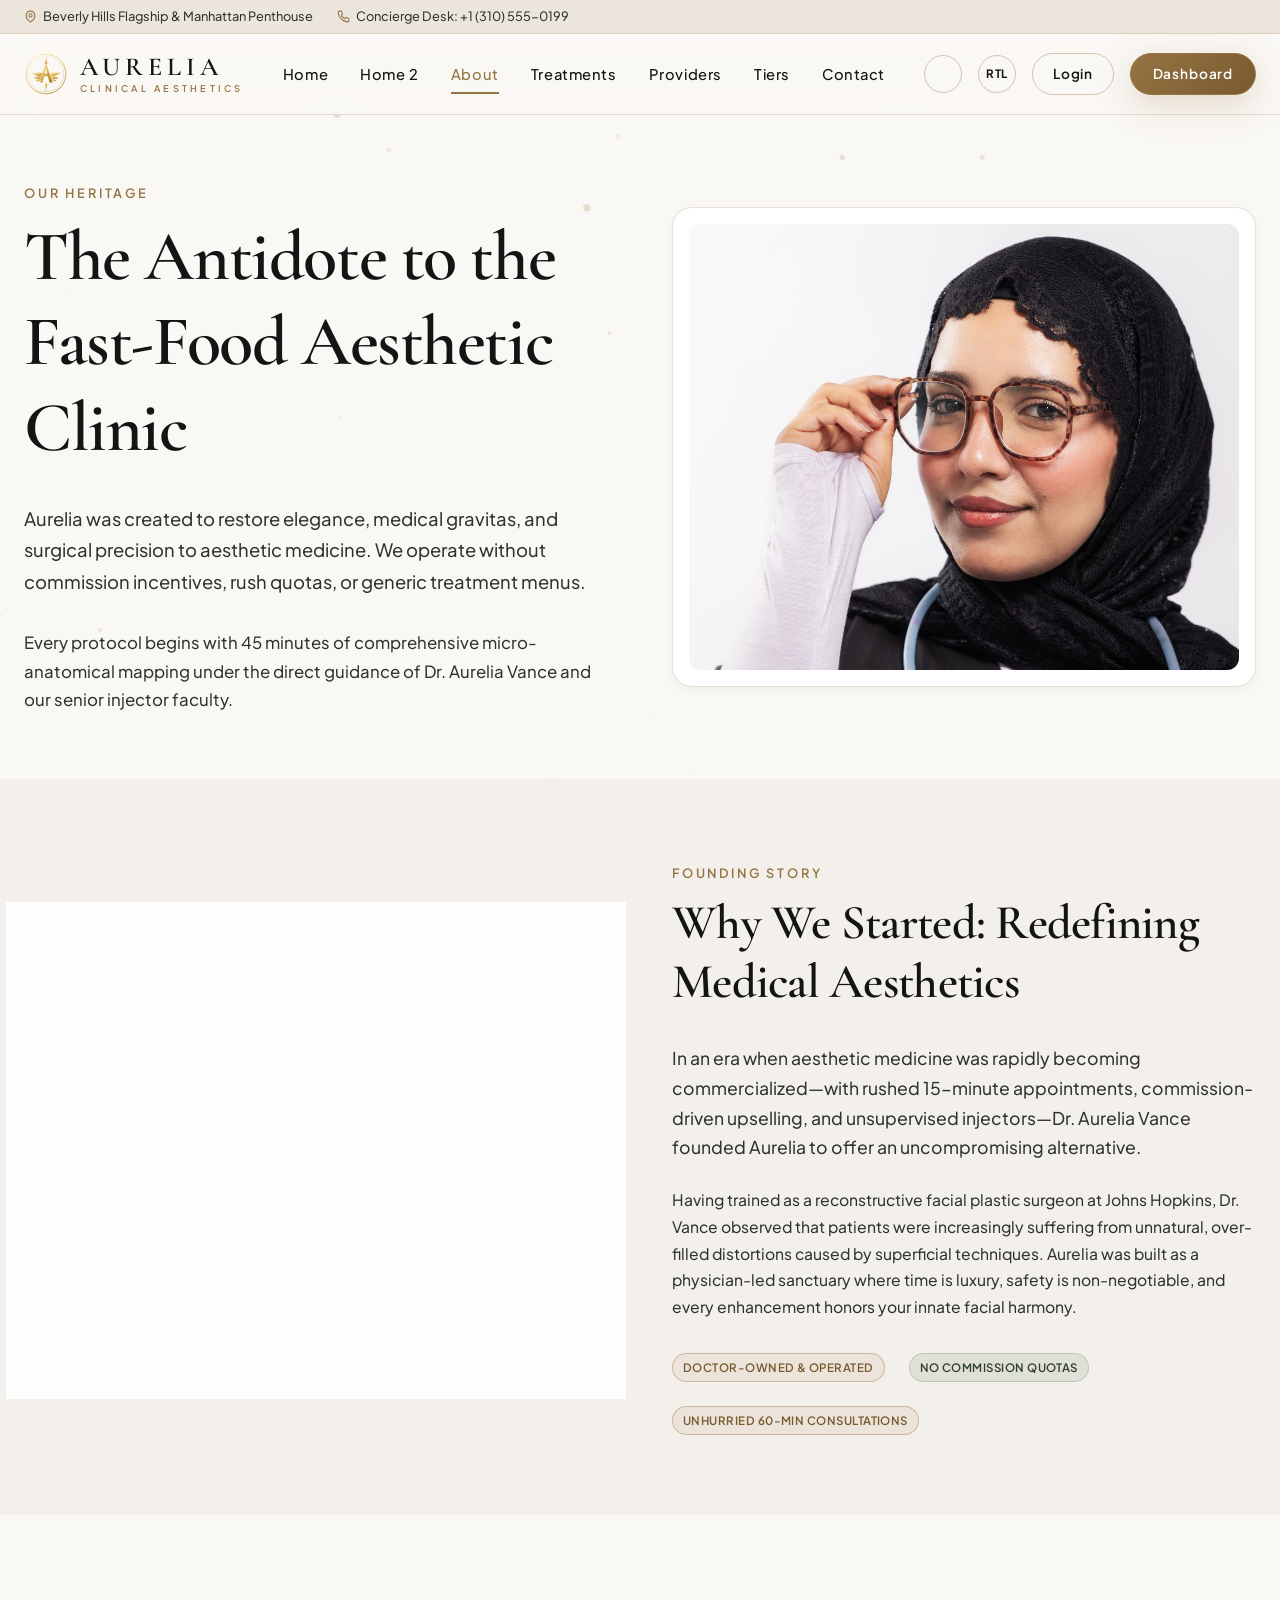
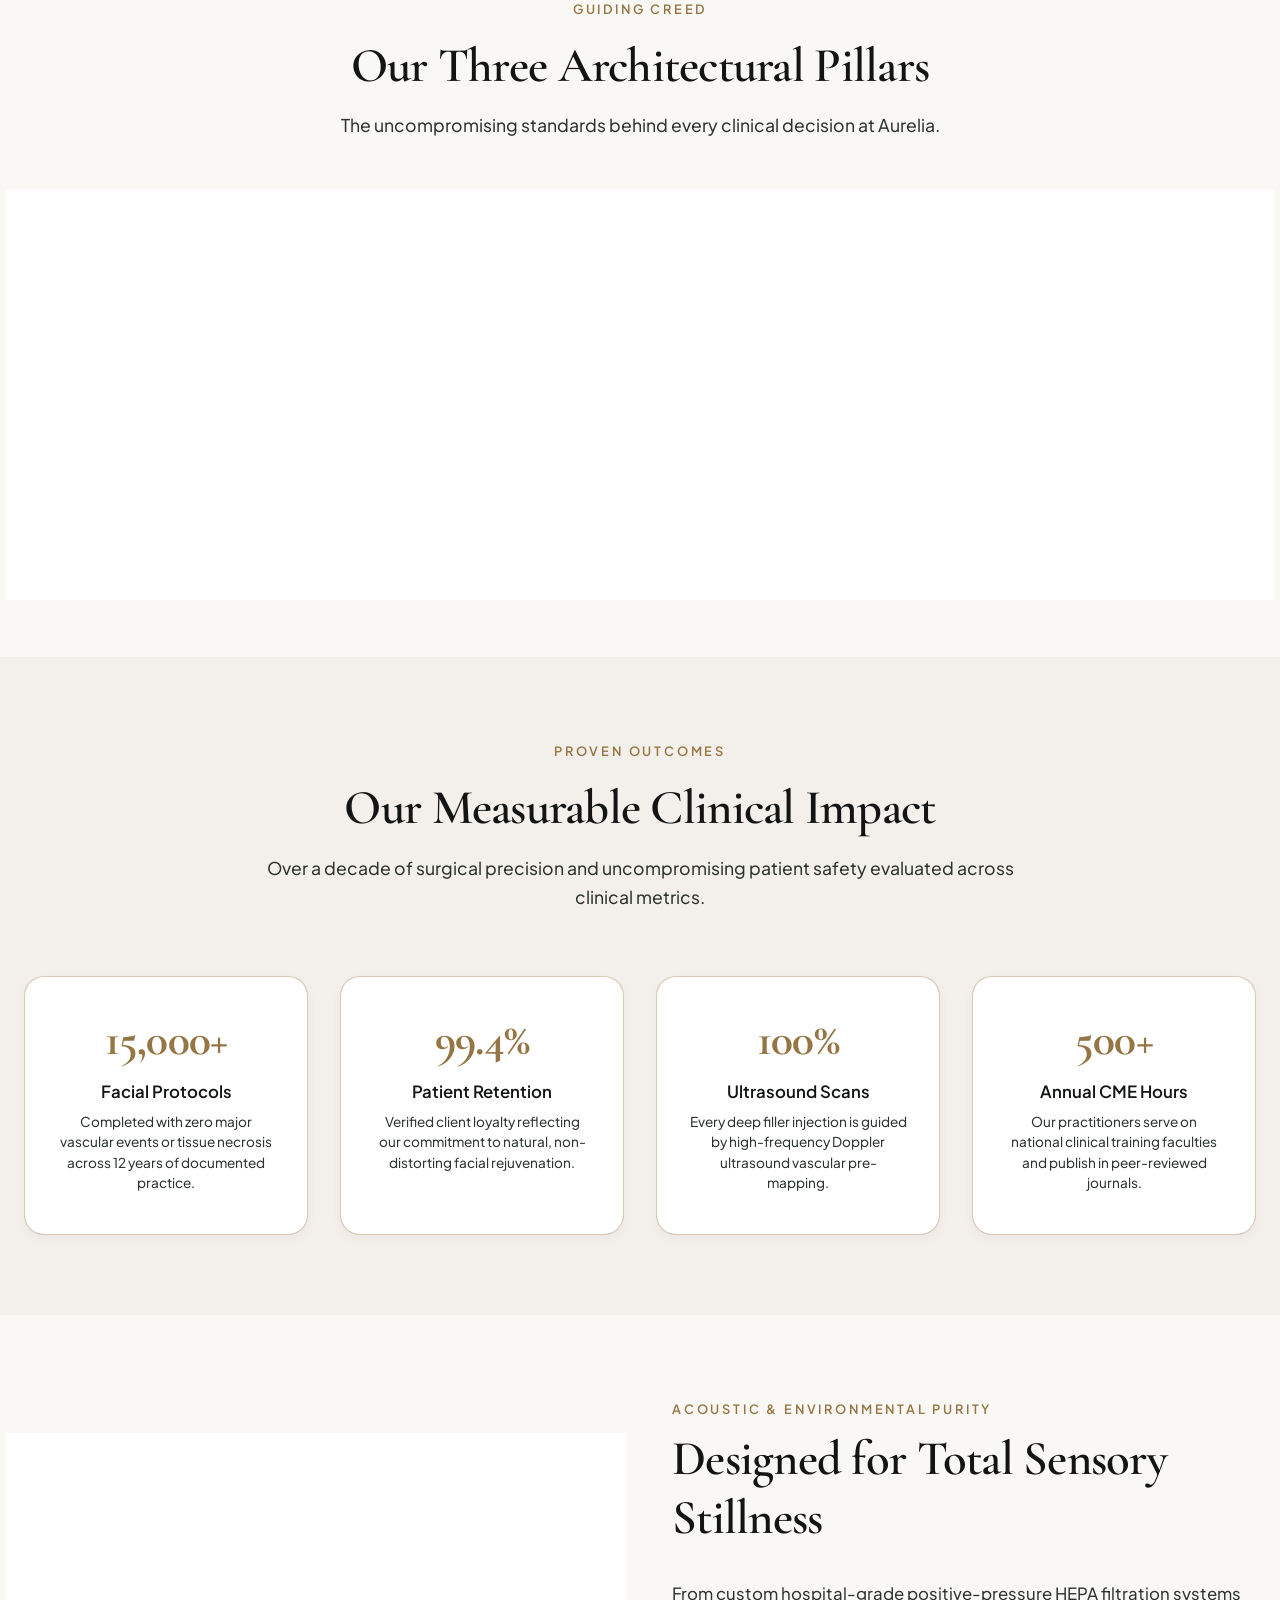
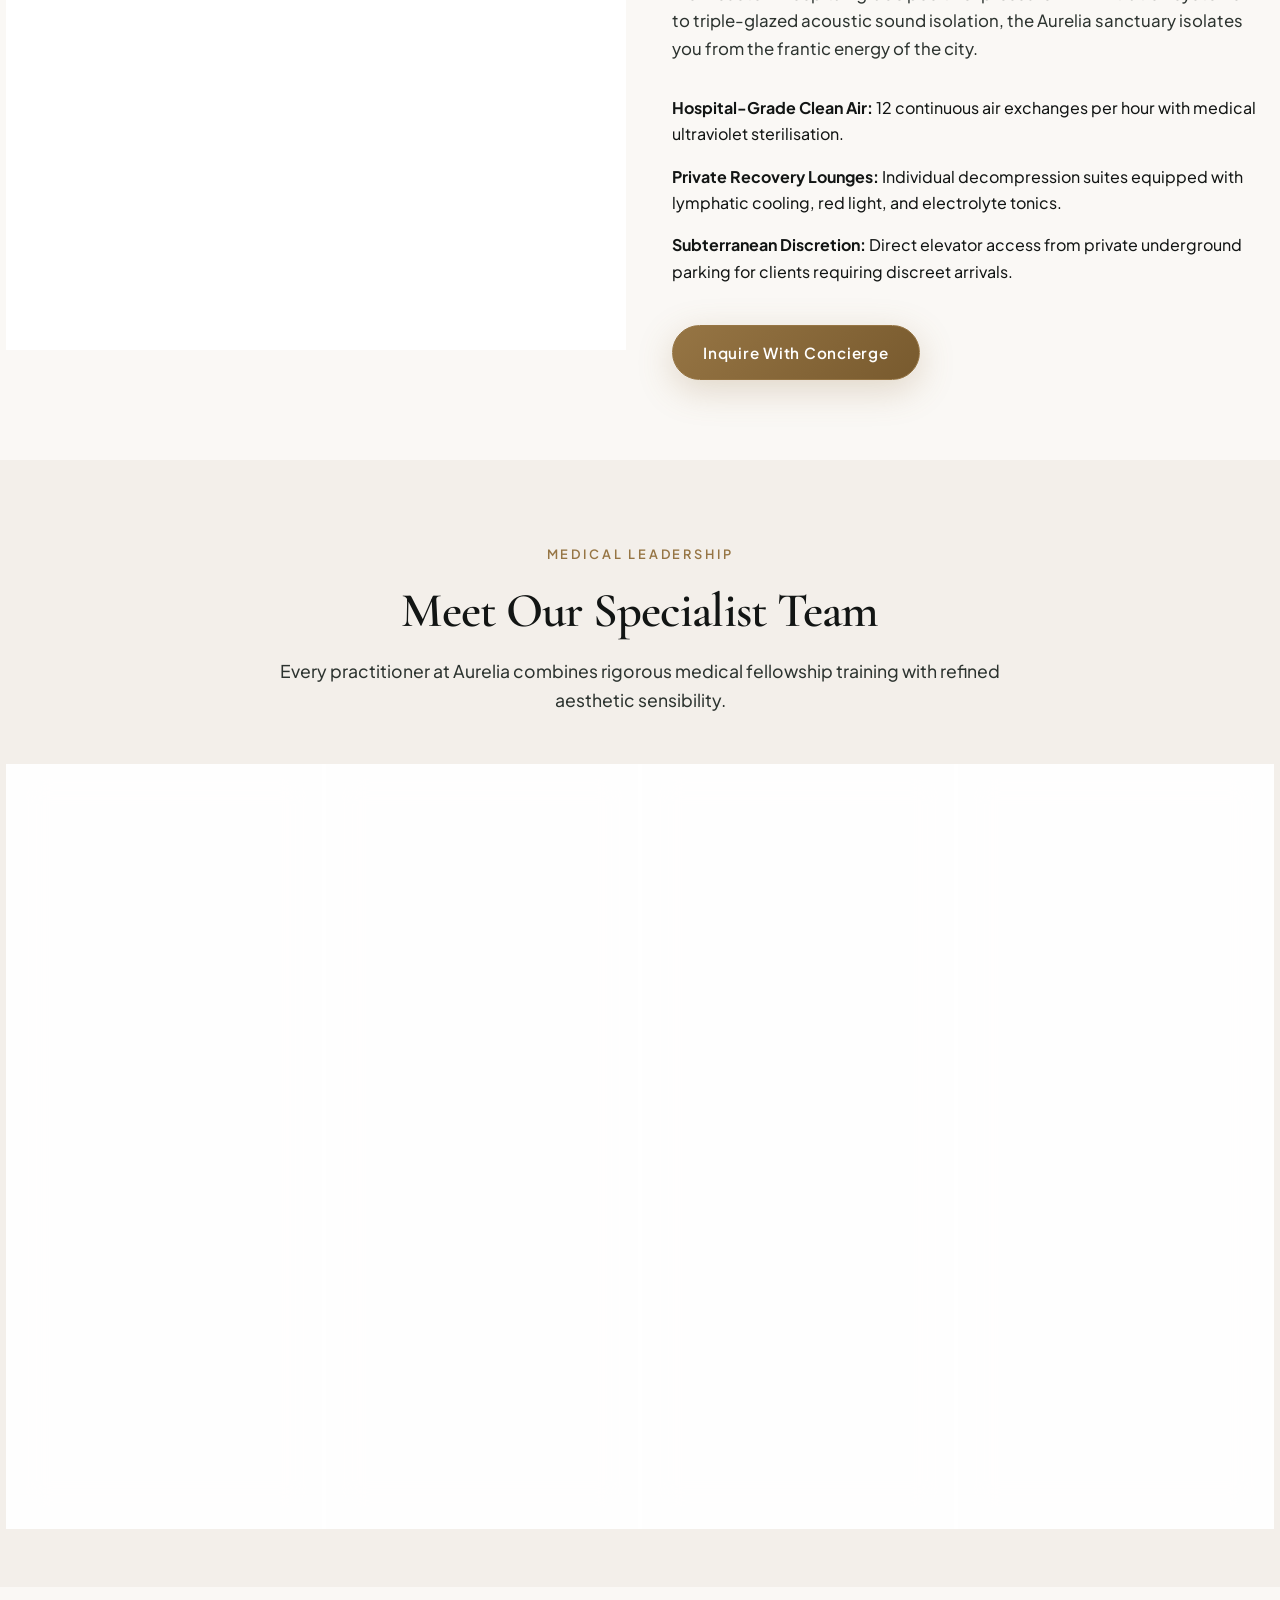
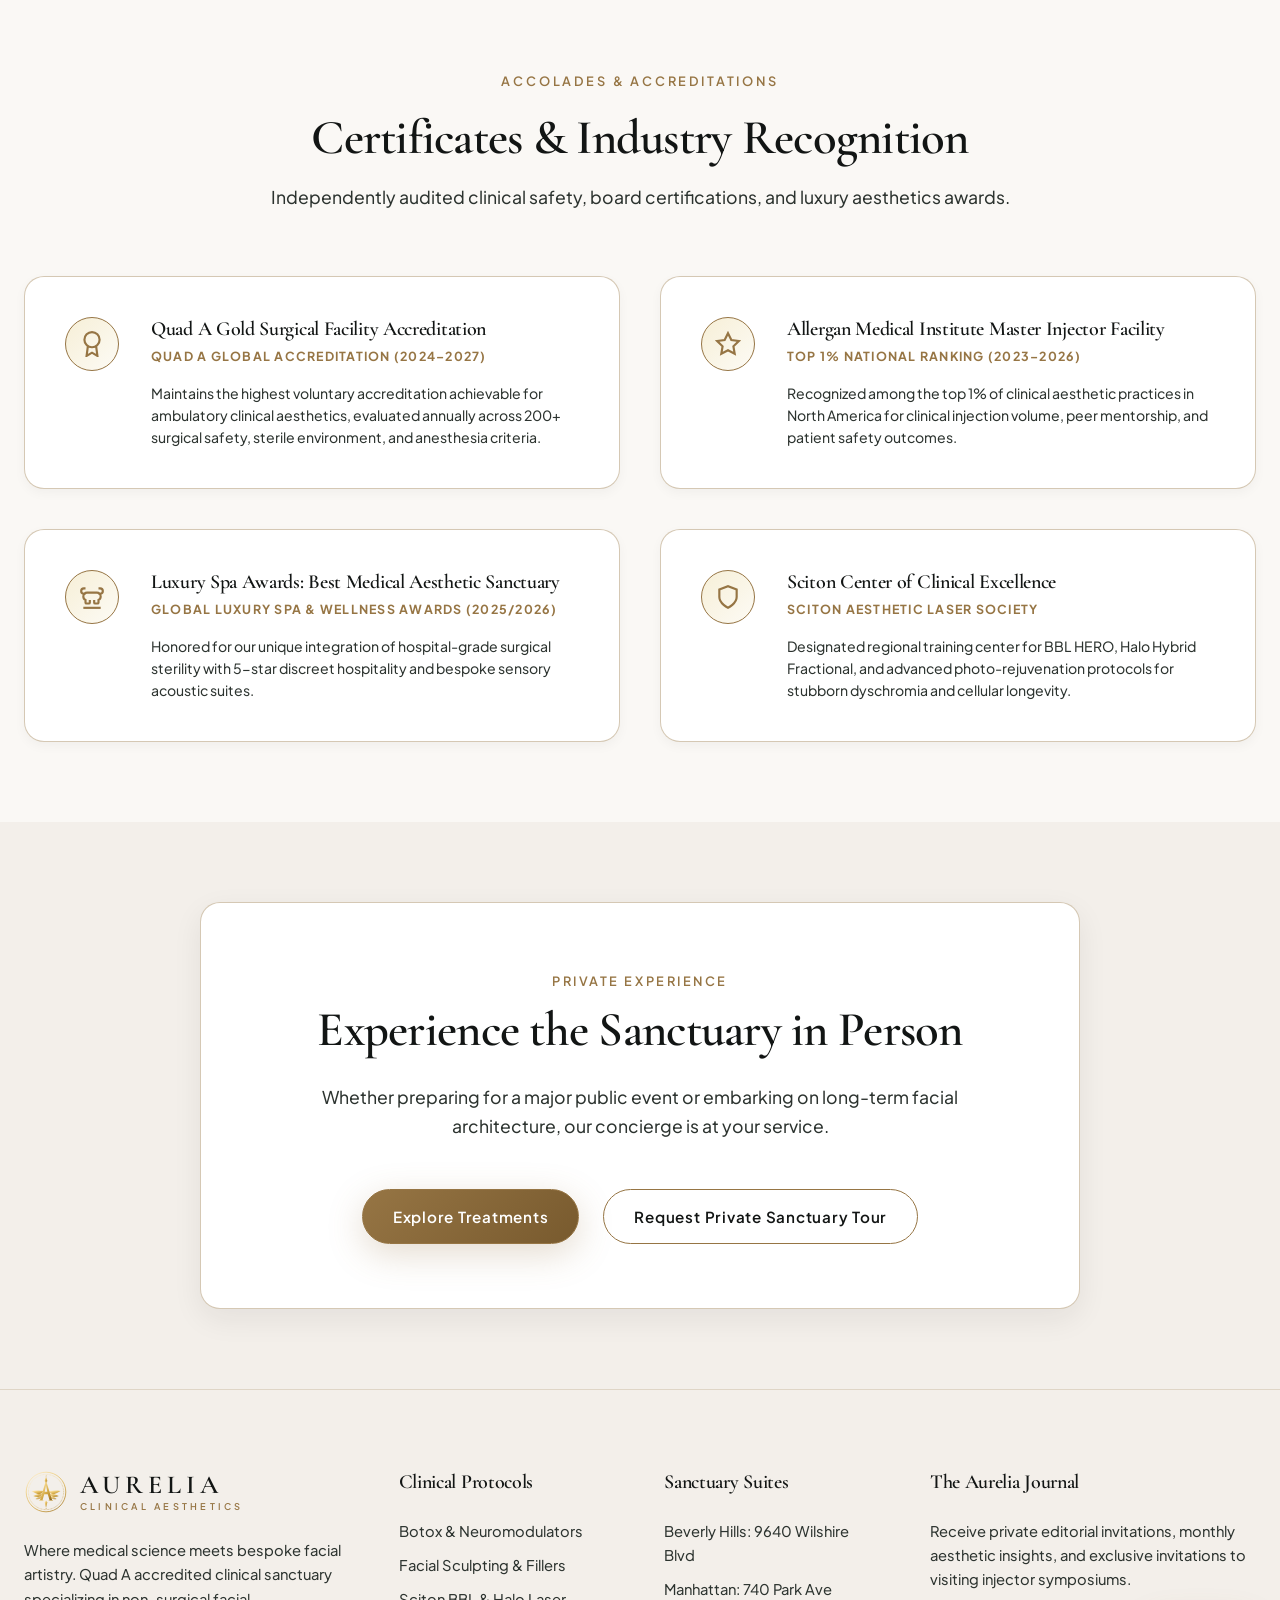
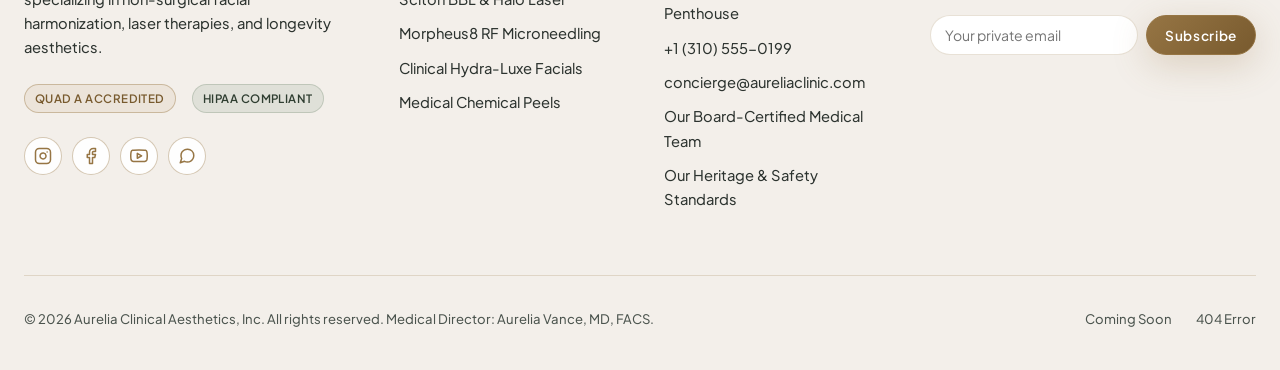
<file: about.html>
<!DOCTYPE html>
<html lang="en">
<head>
  <meta charset="UTF-8">
  <meta name="viewport" content="width=device-width, initial-scale=1.0">
  <title>About Us | Heritage & Clinical Excellence | Aurelia</title>
  <meta name="description" content="Discover the story behind Aurelia Clinical Aesthetics. Founded by board-certified plastic surgeons to elevate non-surgical facial harmonization.">
  
  <!-- Favicon -->
  <link rel="icon" type="image/svg+xml" href="assets/images/favicon.svg">
  
  <link rel="stylesheet" href="assets/css/main.css">
  <link rel="stylesheet" href="assets/css/components.css">
  <link rel="stylesheet" href="assets/css/animations.css">
  <link rel="stylesheet" href="assets/css/rtl.css">
</head>
<body>

  <canvas id="ambient-canvas"></canvas>

  <aside class="utility-bar" aria-label="Quick Access Bar">
    <div class="container">
      <div class="utility-bar-left">
        <div class="utility-item">
          <svg viewBox="0 0 24 24" fill="none" stroke="currentColor" stroke-width="2"><path d="M12 22s-8-4.5-8-11.8A8 8 0 0 1 12 2a8 8 0 0 1 8 8.2c0 7.3-8 11.8-8 11.8z"/><circle cx="12" cy="10" r="3"/></svg>
          <span>Beverly Hills Flagship & Manhattan Penthouse</span>
        </div>
        <div class="utility-item">
          <svg viewBox="0 0 24 24" fill="none" stroke="currentColor" stroke-width="2"><path d="M22 16.92v3a2 2 0 0 1-2.18 2 19.79 19.79 0 0 1-8.63-3.07 19.5 19.5 0 0 1-6-6 19.79 19.79 0 0 1-3.07-8.67A2 2 0 0 1 4.11 2h3a2 2 0 0 1 2 1.72 12.84 12.84 0 0 0 .7 2.81 2 2 0 0 1-.45 2.11L8.09 9.91a16 16 0 0 0 6 6l1.27-1.27a2 2 0 0 1 2.11-.45 12.84 12.84 0 0 0 2.81.7A2 2 0 0 1 22 16.92z"/></svg>
          <span>Concierge Desk: +1 (310) 555-0199</span>
        </div>
      </div>
    </div>
  </aside>

  <!-- Strict Navbar -->
  <header class="navbar" role="banner">
    <div class="container">
      <a href="index.html" class="brand" aria-label="Aurelia Clinical Aesthetics Home">
        <div class="brand-logo">
          <svg class="logo-mark" viewBox="0 0 100 100" fill="none" xmlns="http://www.w3.org/2000/svg">
            <defs>
              <linearGradient id="aurelia-gold-about-1" x1="15%" y1="0%" x2="85%" y2="100%">
                <stop offset="0%" stop-color="#FFF0D0"/>
                <stop offset="25%" stop-color="#F2D283"/>
                <stop offset="60%" stop-color="#D4AA47"/>
                <stop offset="85%" stop-color="#B88A2D"/>
                <stop offset="100%" stop-color="#8C651B"/>
              </linearGradient>
            </defs>
            <circle cx="50" cy="50" r="45" stroke="url(#aurelia-gold-about-1)" stroke-width="1.8" fill="none"/>
            <circle cx="50" cy="50" r="40" stroke="url(#aurelia-gold-about-1)" stroke-width="1.2" stroke-linecap="round" stroke-dasharray="0.1 3.2" fill="none" opacity="0.85"/>
            <path d="M50 14 L53 25 L50 30 L47 25 Z" fill="url(#aurelia-gold-about-1)"/>
            <circle cx="50" cy="13" r="1.2" fill="url(#aurelia-gold-about-1)"/>
            <path d="M50 86 L53 74 L50 69 L47 74 Z" fill="url(#aurelia-gold-about-1)"/>
            <circle cx="50" cy="87" r="1.2" fill="url(#aurelia-gold-about-1)"/>
            <path d="M44 48 C37 47, 26 46, 17 48 C22 51, 28 54, 34 56 C38 55, 42 52, 44 48 Z" fill="url(#aurelia-gold-about-1)"/>
            <path d="M42 53 C36 54, 27 56, 21 59 C26 62, 33 62, 37 60 C40 58, 41 55, 42 53 Z" fill="url(#aurelia-gold-about-1)" opacity="0.9"/>
            <path d="M40 58 C35 60, 29 63, 26 66 C30 67, 35 66, 38 64 C40 62, 40 60, 40 58 Z" fill="url(#aurelia-gold-about-1)" opacity="0.75"/>
            <path d="M56 48 C63 47, 74 46, 83 48 C78 51, 72 54, 66 56 C62 55, 58 52, 56 48 Z" fill="url(#aurelia-gold-about-1)"/>
            <path d="M58 53 C64 54, 73 56, 79 59 C74 62, 67 62, 63 60 C60 58, 59 55, 58 53 Z" fill="url(#aurelia-gold-about-1)" opacity="0.9"/>
            <path d="M60 58 C65 60, 71 63, 74 66 C70 67, 65 66, 62 64 C60 62, 60 60, 60 58 Z" fill="url(#aurelia-gold-about-1)" opacity="0.75"/>
            <path d="M50 24 L64 69 H58.2 L54 55 H46 L42 69 H36.2 L50 24 Z M50 35 L47 49.5 H53 L50 35 Z" fill="url(#aurelia-gold-about-1)"/>
            <path d="M34 68.5 H44 V70 H34 Z M56 68.5 H66 V70 H56 Z" fill="url(#aurelia-gold-about-1)"/>
          </svg>
        </div>
        <div class="brand-text">
          <span class="brand-title">AURELIA</span>
          <span class="brand-subtitle">CLINICAL AESTHETICS</span>
        </div>
      </a>

      <nav class="nav-menu" aria-label="Primary Navigation">
        <div class="nav-item"><a href="index.html" class="nav-link">Home</a></div>
        <div class="nav-item"><a href="home-2.html" class="nav-link">Home 2</a></div>
        <div class="nav-item"><a href="about.html" class="nav-link active">About</a></div>
        <div class="nav-item"><a href="treatments.html" class="nav-link">Treatments</a></div>
        <div class="nav-item"><a href="providers.html" class="nav-link">Providers</a></div>
        <div class="nav-item"><a href="memberships.html" class="nav-link">Tiers</a></div>
        <div class="nav-item"><a href="contact.html" class="nav-link">Contact</a></div>
      </nav>

      <div class="nav-actions">
        <button class="theme-toggle-btn" aria-label="Toggle Dark or Light Mode"></button>
        <button class="rtl-toggle-btn" aria-label="Toggle RTL View">
          <span class="rtl-text">RTL</span>
        </button>
        <a href="login.html" class="btn-nav-login">Login</a>
        <a href="dashboard.html" class="btn-nav-dashboard">Dashboard</a>
      </div>

      <button class="mobile-toggle" aria-label="Open Navigation Menu">
        <svg viewBox="0 0 24 24" fill="none" stroke="currentColor" stroke-width="2"><line x1="3" y1="12" x2="21" y2="12"/><line x1="3" y1="6" x2="21" y2="6"/><line x1="3" y1="18" x2="21" y2="18"/></svg>
      </button>
    </div>
  </header>

  <!-- Mobile Drawer -->
  <div class="mobile-overlay"></div>
  <aside class="mobile-drawer" aria-label="Mobile Navigation">
    <div>
      <div class="mobile-drawer-header">
        <a href="index.html" class="brand" aria-label="Aurelia Clinical Aesthetics Home">
          <div class="brand-logo">
            <svg class="logo-mark" viewBox="0 0 100 100" fill="none" xmlns="http://www.w3.org/2000/svg">
              <defs>
                <linearGradient id="aurelia-gold-about-2" x1="15%" y1="0%" x2="85%" y2="100%">
                  <stop offset="0%" stop-color="#FFF0D0"/>
                  <stop offset="25%" stop-color="#F2D283"/>
                  <stop offset="60%" stop-color="#D4AA47"/>
                  <stop offset="85%" stop-color="#B88A2D"/>
                  <stop offset="100%" stop-color="#8C651B"/>
                </linearGradient>
              </defs>
              <circle cx="50" cy="50" r="45" stroke="url(#aurelia-gold-about-2)" stroke-width="1.8" fill="none"/>
              <circle cx="50" cy="50" r="40" stroke="url(#aurelia-gold-about-2)" stroke-width="1.2" stroke-linecap="round" stroke-dasharray="0.1 3.2" fill="none" opacity="0.85"/>
              <path d="M50 14 L53 25 L50 30 L47 25 Z" fill="url(#aurelia-gold-about-2)"/>
              <circle cx="50" cy="13" r="1.2" fill="url(#aurelia-gold-about-2)"/>
              <path d="M50 86 L53 74 L50 69 L47 74 Z" fill="url(#aurelia-gold-about-2)"/>
              <circle cx="50" cy="87" r="1.2" fill="url(#aurelia-gold-about-2)"/>
              <path d="M44 48 C37 47, 26 46, 17 48 C22 51, 28 54, 34 56 C38 55, 42 52, 44 48 Z" fill="url(#aurelia-gold-about-2)"/>
              <path d="M42 53 C36 54, 27 56, 21 59 C26 62, 33 62, 37 60 C40 58, 41 55, 42 53 Z" fill="url(#aurelia-gold-about-2)" opacity="0.9"/>
              <path d="M40 58 C35 60, 29 63, 26 66 C30 67, 35 66, 38 64 C40 62, 40 60, 40 58 Z" fill="url(#aurelia-gold-about-2)" opacity="0.75"/>
              <path d="M56 48 C63 47, 74 46, 83 48 C78 51, 72 54, 66 56 C62 55, 58 52, 56 48 Z" fill="url(#aurelia-gold-about-2)"/>
              <path d="M58 53 C64 54, 73 56, 79 59 C74 62, 67 62, 63 60 C60 58, 59 55, 58 53 Z" fill="url(#aurelia-gold-about-2)" opacity="0.9"/>
              <path d="M60 58 C65 60, 71 63, 74 66 C70 67, 65 66, 62 64 C60 62, 60 60, 60 58 Z" fill="url(#aurelia-gold-about-2)" opacity="0.75"/>
              <path d="M50 24 L64 69 H58.2 L54 55 H46 L42 69 H36.2 L50 24 Z M50 35 L47 49.5 H53 L50 35 Z" fill="url(#aurelia-gold-about-2)"/>
              <path d="M34 68.5 H44 V70 H34 Z M56 68.5 H66 V70 H56 Z" fill="url(#aurelia-gold-about-2)"/>
            </svg>
          </div>
          <div class="brand-text">
            <span class="brand-title">AURELIA</span>
            <span class="brand-subtitle">CLINICAL AESTHETICS</span>
          </div>
        </a>
        <button class="mobile-drawer-close" aria-label="Close Navigation Menu">
          <svg width="24" height="24" viewBox="0 0 24 24" fill="none" stroke="currentColor" stroke-width="2"><line x1="18" y1="6" x2="6" y2="18"/><line x1="6" y1="6" x2="18" y2="18"/></svg>
        </button>
      </div>
      <nav class="mobile-nav-menu">
        <a href="index.html" class="mobile-nav-link">Home</a>
        <a href="home-2.html" class="mobile-nav-link">Home 2</a>
        <a href="about.html" class="mobile-nav-link active">About</a>
        <a href="treatments.html" class="mobile-nav-link">Treatments</a>
        <a href="providers.html" class="mobile-nav-link">Providers</a>
        <a href="memberships.html" class="mobile-nav-link">Tiers</a>
        <a href="contact.html" class="mobile-nav-link">Contact</a>
      </nav>
    </div>
    <div class="mobile-drawer-footer" style="display: flex; flex-direction: column; gap: 8px;">
      <div style="display: flex; gap: 8px; width: 100%; margin-bottom: 4px; align-items: center;">
        <button class="theme-toggle-btn" aria-label="Toggle Dark or Light Mode" style="flex-shrink: 0;"></button>
        <button class="rtl-toggle-btn" aria-label="Toggle RTL View" style="flex-shrink: 0;">
          <span class="rtl-text">RTL</span>
        </button>
      </div>
      <a href="login.html" class="btn btn-gold" style="width: 100%;">Login</a>
      <a href="dashboard.html" class="btn btn-outline" style="width: 100%;">Dashboard</a>
    </div>
  </aside>

  <main>
    <!-- SECTION 1: HERITAGE & MEDICAL PURITY HERO -->
    <section class="section" id="about-hero" style="padding-top: var(--space-8); padding-bottom: var(--space-8);">
      <div class="container">
        <div class="grid-2" style="align-items: center; gap: var(--space-8);">
          <div>
            <span class="eyebrow" style="color: var(--accent-gold); font-weight: 600; text-transform: uppercase; letter-spacing: 0.22em; font-size: 0.8rem;">Our Heritage</span>
            <h1 style="margin-top: 8px; margin-bottom: var(--space-4);">The Antidote to the Fast-Food Aesthetic Clinic</h1>
            <p style="font-size: 1.15rem; line-height: 1.7; margin-bottom: var(--space-4); color: var(--text-secondary);">
              Aurelia was created to restore elegance, medical gravitas, and surgical precision to aesthetic medicine. We operate without commission incentives, rush quotas, or generic treatment menus.
            </p>
            <p style="font-size: 1.05rem; line-height: 1.7; color: var(--text-secondary);">
              Every protocol begins with 45 minutes of comprehensive micro-anatomical mapping under the direct guidance of Dr. Aurelia Vance and our senior injector faculty.
            </p>
          </div>
          <div class="tilt-card" style="padding: var(--space-2); height: 480px;">
            <div class="tilt-card-image" style="height: 100%; margin-bottom: 0;">
              <img src="assets/images/about_hero_doctor.jpg" alt="Dr. Aurelia Vance, Chief Medical Director & Founder" width="800" height="480">
            </div>
          </div>
        </div>
      </div>
    </section>

    <!-- SECTION 2: WHY WE STARTED (FOUNDING STORY & MISSION) -->
    <section class="section" id="why-we-started" style="background-color: var(--bg-secondary);">
      <div class="container">
        <div class="grid-2" style="align-items: center; gap: var(--space-8);">
          <div class="tilt-card" style="padding: var(--space-2); height: 460px;">
            <div class="tilt-card-image" style="height: 100%; margin-bottom: 0;">
              <img src="assets/images/about_founding_story.jpg" alt="Dr. Aurelia Vance in Aurelia Private Consultation Suite" width="800" height="460">
            </div>
          </div>
          <div>
            <span class="eyebrow" style="color: var(--accent-gold); font-weight: 600; text-transform: uppercase; letter-spacing: 0.22em; font-size: 0.8rem;">Founding Story</span>
            <h2 style="margin-top: 8px; margin-bottom: var(--space-4);">Why We Started: Redefining Medical Aesthetics</h2>
            <p style="font-size: 1.1rem; line-height: 1.7; color: var(--text-secondary); margin-bottom: var(--space-3);">
              In an era when aesthetic medicine was rapidly becoming commercialized—with rushed 15-minute appointments, commission-driven upselling, and unsupervised injectors—Dr. Aurelia Vance founded Aurelia to offer an uncompromising alternative.
            </p>
            <p style="font-size: 0.98rem; line-height: 1.7; color: var(--text-secondary); margin-bottom: var(--space-4);">
              Having trained as a reconstructive facial plastic surgeon at Johns Hopkins, Dr. Vance observed that patients were increasingly suffering from unnatural, over-filled distortions caused by superficial techniques. Aurelia was built as a physician-led sanctuary where time is luxury, safety is non-negotiable, and every enhancement honors your innate facial harmony.
            </p>
            <div style="display: flex; gap: var(--space-3); flex-wrap: wrap;">
              <div class="badge badge-gold">Doctor-Owned & Operated</div>
              <div class="badge badge-sage">No Commission Quotas</div>
              <div class="badge badge-gold">Unhurried 60-Min Consultations</div>
            </div>
          </div>
        </div>
      </div>
    </section>

    <!-- SECTION 3: THE THREE CLINICAL PILLARS -->
    <section class="section" id="about-pillars">
      <div class="container">
        <div class="section-header">
          <span class="eyebrow">Guiding Creed</span>
          <h2>Our Three Architectural Pillars</h2>
          <p>The uncompromising standards behind every clinical decision at Aurelia.</p>
        </div>

        <div class="grid-3">
          <div class="tilt-card">
            <div class="tilt-card-icon">
              <svg viewBox="0 0 24 24" fill="none" stroke="currentColor" stroke-width="2"><circle cx="12" cy="12" r="10"/><path d="M12 8v8M8 12h8"/></svg>
            </div>
            <h3 class="tilt-card-title">Anatomical Naturalism</h3>
            <p class="tilt-card-desc">We respect the natural skeletal framework of your face. We never inject superficial filler where deeper bone support or laser tightening is required.</p>
          </div>

          <div class="tilt-card">
            <div class="tilt-card-icon">
              <svg viewBox="0 0 24 24" fill="none" stroke="currentColor" stroke-width="2"><path d="M12 2L2 7l10 5 10-5-10-5zM2 17l10 5 10-5M2 12l10 5 10-5"/></svg>
            </div>
            <h3 class="tilt-card-title">Technological Purity</h3>
            <p class="tilt-card-desc">Zero counterfeit or off-market devices. We maintain direct clinical partnerships with Sciton, Candela, and Allergan Medical Institute.</p>
          </div>

          <div class="tilt-card">
            <div class="tilt-card-icon">
              <svg viewBox="0 0 24 24" fill="none" stroke="currentColor" stroke-width="2"><path d="M20 21v-2a4 4 0 0 0-4-4H8a4 4 0 0 0-4 4v2"/><circle cx="12" cy="7" r="4"/></svg>
            </div>
            <h3 class="tilt-card-title">Physician Fellowship Culture</h3>
            <p class="tilt-card-desc">All injectors participate in weekly surgical morbidity, vascular anatomy reviews, and continuous peer-evaluated technique refinements.</p>
          </div>
        </div>
      </div>
    </section>

    <!-- SECTION 4: CLINICAL IMPACT & PATIENT OUTCOMES -->
    <section class="section" id="about-impact" style="background-color: var(--bg-secondary);">
      <div class="container">
        <div class="section-header">
          <span class="eyebrow">Proven Outcomes</span>
          <h2>Our Measurable Clinical Impact</h2>
          <p>Over a decade of surgical precision and uncompromising patient safety evaluated across clinical metrics.</p>
        </div>

        <div class="grid-4" style="gap: var(--space-4);">
          <div class="impact-metric-card">
            <div class="impact-metric-num">15,000+</div>
            <div class="impact-metric-label">Facial Protocols</div>
            <p class="impact-metric-desc">Completed with zero major vascular events or tissue necrosis across 12 years of documented practice.</p>
          </div>

          <div class="impact-metric-card">
            <div class="impact-metric-num">99.4%</div>
            <div class="impact-metric-label">Patient Retention</div>
            <p class="impact-metric-desc">Verified client loyalty reflecting our commitment to natural, non-distorting facial rejuvenation.</p>
          </div>

          <div class="impact-metric-card">
            <div class="impact-metric-num">100%</div>
            <div class="impact-metric-label">Ultrasound Scans</div>
            <p class="impact-metric-desc">Every deep filler injection is guided by high-frequency Doppler ultrasound vascular pre-mapping.</p>
          </div>

          <div class="impact-metric-card">
            <div class="impact-metric-num">500+</div>
            <div class="impact-metric-label">Annual CME Hours</div>
            <p class="impact-metric-desc">Our practitioners serve on national clinical training faculties and publish in peer-reviewed journals.</p>
          </div>
        </div>
      </div>
    </section>

    <!-- SECTION 5: THE SANCTUARY FACILITY TOUR -->
    <section class="section" id="about-facility">
      <div class="container">
        <div class="grid-2" style="align-items: center; gap: var(--space-8);">
          <div class="tilt-card" style="padding: var(--space-2); height: 480px;">
            <div class="tilt-card-image" style="height: 100%; margin-bottom: 0;">
              <img src="assets/images/about_acoustic_sanctuary.jpg" alt="Aurelia Acoustic & Environmental Purity Sanctuary Lounge" width="800" height="480">
            </div>
          </div>

          <div>
            <span class="eyebrow" style="color: var(--accent-gold); font-weight: 600; text-transform: uppercase; letter-spacing: 0.22em; font-size: 0.8rem;">Acoustic & Environmental Purity</span>
            <h2 style="margin-top: 8px; margin-bottom: var(--space-4);">Designed for Total Sensory Stillness</h2>
            <p style="margin-bottom: var(--space-4);">
              From custom hospital-grade positive-pressure HEPA filtration systems to triple-glazed acoustic sound isolation, the Aurelia sanctuary isolates you from the frantic energy of the city.
            </p>
            <ul style="display: flex; flex-direction: column; gap: var(--space-2); margin-bottom: var(--space-5);">
              <li><strong>Hospital-Grade Clean Air:</strong> 12 continuous air exchanges per hour with medical ultraviolet sterilisation.</li>
              <li><strong>Private Recovery Lounges:</strong> Individual decompression suites equipped with lymphatic cooling, red light, and electrolyte tonics.</li>
              <li><strong>Subterranean Discretion:</strong> Direct elevator access from private underground parking for clients requiring discreet arrivals.</li>
            </ul>
            <a href="contact.html" class="btn btn-gold">Inquire With Concierge</a>
          </div>
        </div>
      </div>
    </section>

    <!-- SECTION 6: MEET THE TEAM (EXECUTIVE MEDICAL FACULTY) -->
    <section class="section" id="meet-the-team" style="background-color: var(--bg-secondary);">
      <div class="container">
        <div class="section-header">
          <span class="eyebrow">Medical Leadership</span>
          <h2>Meet Our Specialist Team</h2>
          <p>Every practitioner at Aurelia combines rigorous medical fellowship training with refined aesthetic sensibility.</p>
        </div>

        <div class="grid-4" style="gap: var(--space-4);">
          <!-- Member 1 -->
          <div class="tilt-card">
            <div class="tilt-card-image" style="height: 260px;">
              <img src="assets/images/provider_director.jpg" alt="Dr. Aurelia Vance, MD, FACS" width="400" height="260">
            </div>
            <h3 class="tilt-card-title" style="font-size: 1.3rem;">Dr. Aurelia Vance, MD</h3>
            <span class="tilt-card-subtitle">FACS • Chief Medical Director</span>
            <p class="tilt-card-desc" style="font-size: 0.88rem;">Double Board-Certified Facial Plastic Surgeon. Johns Hopkins fellowship alumnus specializing in supraperiosteal bone biostimulation and full-face balancing.</p>
            <div class="tilt-card-tags">
              <span class="badge badge-gold">Founder</span>
            </div>
          </div>

          <!-- Member 2 -->
          <div class="tilt-card">
            <div class="tilt-card-image" style="height: 260px;">
              <img src="assets/images/provider_injector.jpg" alt="Elena Rostova, PA-C" width="400" height="260">
            </div>
            <h3 class="tilt-card-title" style="font-size: 1.3rem;">Elena Rostova, PA-C</h3>
            <span class="tilt-card-subtitle">Senior Master Injector</span>
            <p class="tilt-card-desc" style="font-size: 0.88rem;">14+ years in aesthetic injectables. National clinical trainer for Allergan Medical Institute and pioneer of the micro-cannula Russian lip contour protocol.</p>
            <div class="tilt-card-tags">
              <span class="badge badge-gold">National Trainer</span>
            </div>
          </div>

          <!-- Member 3 -->
          <div class="tilt-card">
            <div class="tilt-card-image" style="height: 260px;">
              <img src="assets/images/provider_laser.jpg" alt="Marcus Chen, BSN, RN" width="400" height="260">
            </div>
            <h3 class="tilt-card-title" style="font-size: 1.3rem;">Marcus Chen, RN</h3>
            <span class="tilt-card-subtitle">Director of Laser Physics</span>
            <p class="tilt-card-desc" style="font-size: 0.88rem;">Specializes in multi-wavelength laser resurfacing (Sciton BBL HERO, Halo Hybrid) and Morpheus8 RF microneedling across all Fitzpatrick skin types.</p>
            <div class="tilt-card-tags">
              <span class="badge badge-gold">Sciton Master</span>
            </div>
          </div>

          <!-- Member 4 -->
          <div class="tilt-card">
            <div class="tilt-card-image" style="height: 260px;">
              <img src="assets/images/provider_aesthetician.jpg" alt="Sophia Thorne, LE" width="400" height="260">
            </div>
            <h3 class="tilt-card-title" style="font-size: 1.3rem;">Sophia Thorne, LE</h3>
            <span class="tilt-card-subtitle">Lead Dermal Aesthetician</span>
            <p class="tilt-card-desc" style="font-size: 0.88rem;">Formulates bespoke medical-grade chemical peels, Hydra-Luxe vortex infusions, and cellular regenerative topical regimens tailored to your DNA scan.</p>
            <div class="tilt-card-tags">
              <span class="badge badge-gold">SkinCeuticals Fellow</span>
            </div>
          </div>
        </div>
      </div>
    </section>

    <!-- SECTION 7: CERTIFICATES & AWARDS -->
    <section class="section" id="certificates-awards">
      <div class="container">
        <div class="section-header">
          <span class="eyebrow">Accolades & Accreditations</span>
          <h2>Certificates & Industry Recognition</h2>
          <p>Independently audited clinical safety, board certifications, and luxury aesthetics awards.</p>
        </div>

        <div class="grid-2" style="gap: var(--space-5);">
          <!-- Award 1 -->
          <div class="award-card">
            <div class="award-icon-box">
              <svg viewBox="0 0 24 24" fill="none" stroke="currentColor" stroke-width="2"><circle cx="12" cy="8" r="7"/><polyline points="8.21 13.89 7 23 12 20 17 23 15.79 13.88"/></svg>
            </div>
            <div class="award-body">
              <h4>Quad A Gold Surgical Facility Accreditation</h4>
              <span class="award-issuer">Quad A Global Accreditation (2024–2027)</span>
              <p>Maintains the highest voluntary accreditation achievable for ambulatory clinical aesthetics, evaluated annually across 200+ surgical safety, sterile environment, and anesthesia criteria.</p>
            </div>
          </div>

          <!-- Award 2 -->
          <div class="award-card">
            <div class="award-icon-box">
              <svg viewBox="0 0 24 24" fill="none" stroke="currentColor" stroke-width="2"><path d="M12 2l3.09 6.26L22 9.27l-5 4.87 1.18 6.88L12 17.77l-6.18 3.25L7 14.14 2 9.27l6.91-1.01L12 2z"/></svg>
            </div>
            <div class="award-body">
              <h4>Allergan Medical Institute Master Injector Facility</h4>
              <span class="award-issuer">Top 1% National Ranking (2023–2026)</span>
              <p>Recognized among the top 1% of clinical aesthetic practices in North America for clinical injection volume, peer mentorship, and patient safety outcomes.</p>
            </div>
          </div>

          <!-- Award 3 -->
          <div class="award-card">
            <div class="award-icon-box">
              <svg viewBox="0 0 24 24" fill="none" stroke="currentColor" stroke-width="2"><path d="M6 9H4.5a2.5 2.5 0 0 1 0-5H6"/><path d="M18 9h1.5a2.5 2.5 0 0 0 0-5H18"/><path d="M4 22h16"/><path d="M10 14.66V17c0 .55-.45 1-1 1H7c-.55 0-1-.45-1-1v-2.34c-1.21-.54-2-1.74-2-3.16 0-1.93 1.57-3.5 3.5-3.5h9c1.93 0 3.5 1.57 3.5 3.5 0 1.42-.79 2.62-2 3.16V17c0 .55-.45 1-1 1h-2c-.55 0-1-.45-1-1v-2.34"/></svg>
            </div>
            <div class="award-body">
              <h4>Luxury Spa Awards: Best Medical Aesthetic Sanctuary</h4>
              <span class="award-issuer">Global Luxury Spa & Wellness Awards (2025/2026)</span>
              <p>Honored for our unique integration of hospital-grade surgical sterility with 5-star discreet hospitality and bespoke sensory acoustic suites.</p>
            </div>
          </div>

          <!-- Award 4 -->
          <div class="award-card">
            <div class="award-icon-box">
              <svg viewBox="0 0 24 24" fill="none" stroke="currentColor" stroke-width="2"><path d="M12 22s8-4 8-10V5l-8-3-8 3v7c0 6 8 10 8 10z"/></svg>
            </div>
            <div class="award-body">
              <h4>Sciton Center of Clinical Excellence</h4>
              <span class="award-issuer">Sciton Aesthetic Laser Society</span>
              <p>Designated regional training center for BBL HERO, Halo Hybrid Fractional, and advanced photo-rejuvenation protocols for stubborn dyschromia and cellular longevity.</p>
            </div>
          </div>
        </div>
      </div>
    </section>

    <!-- SECTION 8: PRIVATE TOUR CALL TO ACTION -->
    <section class="section" id="about-accreditations" style="background-color: var(--bg-secondary);">
      <div class="container text-center" style="text-align: center;">
        <div style="background: var(--surface); border: 1px solid var(--border-medium); border-radius: var(--radius-lg); padding: var(--space-8) var(--space-4); max-width: 880px; margin: 0 auto; box-shadow: var(--shadow-md);">
          <span class="eyebrow" style="color: var(--accent-gold); font-weight: 600; text-transform: uppercase; letter-spacing: 0.2em; font-size: 0.8rem;">Private Experience</span>
          <h2 style="margin-top: 6px; margin-bottom: var(--space-3);">Experience the Sanctuary in Person</h2>
          <p style="max-width: 640px; margin: 0 auto var(--space-6) auto; font-size: 1.1rem;">
            Whether preparing for a major public event or embarking on long-term facial architecture, our concierge is at your service.
          </p>
          <div style="display: flex; justify-content: center; gap: var(--space-3); flex-wrap: wrap;">
            <a href="treatments.html" class="btn btn-gold">Explore Treatments</a>
            <a href="contact.html" class="btn btn-outline">Request Private Sanctuary Tour</a>
          </div>
        </div>
      </div>
    </section>
  </main>

  <!-- Luxury Site Footer -->
  <footer class="site-footer" role="contentinfo">
    <div class="container">
      <div class="footer-grid">
        <div class="footer-col">
          <a href="index.html" class="brand" style="margin-bottom: var(--space-3);" aria-label="Aurelia Clinical Aesthetics Home">
            <div class="brand-logo">
              <svg class="logo-mark" viewBox="0 0 100 100" fill="none" xmlns="http://www.w3.org/2000/svg">
                <defs>
                  <linearGradient id="aurelia-gold-about-3" x1="15%" y1="0%" x2="85%" y2="100%">
                    <stop offset="0%" stop-color="#FFF0D0"/>
                    <stop offset="25%" stop-color="#F2D283"/>
                    <stop offset="60%" stop-color="#D4AA47"/>
                    <stop offset="85%" stop-color="#B88A2D"/>
                    <stop offset="100%" stop-color="#8C651B"/>
                  </linearGradient>
                </defs>
                <circle cx="50" cy="50" r="45" stroke="url(#aurelia-gold-about-3)" stroke-width="1.8" fill="none"/>
                <circle cx="50" cy="50" r="40" stroke="url(#aurelia-gold-about-3)" stroke-width="1.2" stroke-linecap="round" stroke-dasharray="0.1 3.2" fill="none" opacity="0.85"/>
                <path d="M50 14 L53 25 L50 30 L47 25 Z" fill="url(#aurelia-gold-about-3)"/>
                <circle cx="50" cy="13" r="1.2" fill="url(#aurelia-gold-about-3)"/>
                <path d="M50 86 L53 74 L50 69 L47 74 Z" fill="url(#aurelia-gold-about-3)"/>
                <circle cx="50" cy="87" r="1.2" fill="url(#aurelia-gold-about-3)"/>
                <path d="M44 48 C37 47, 26 46, 17 48 C22 51, 28 54, 34 56 C38 55, 42 52, 44 48 Z" fill="url(#aurelia-gold-about-3)"/>
                <path d="M42 53 C36 54, 27 56, 21 59 C26 62, 33 62, 37 60 C40 58, 41 55, 42 53 Z" fill="url(#aurelia-gold-about-3)" opacity="0.9"/>
                <path d="M40 58 C35 60, 29 63, 26 66 C30 67, 35 66, 38 64 C40 62, 40 60, 40 58 Z" fill="url(#aurelia-gold-about-3)" opacity="0.75"/>
                <path d="M56 48 C63 47, 74 46, 83 48 C78 51, 72 54, 66 56 C62 55, 58 52, 56 48 Z" fill="url(#aurelia-gold-about-3)"/>
                <path d="M58 53 C64 54, 73 56, 79 59 C74 62, 67 62, 63 60 C60 58, 59 55, 58 53 Z" fill="url(#aurelia-gold-about-3)" opacity="0.9"/>
                <path d="M60 58 C65 60, 71 63, 74 66 C70 67, 65 66, 62 64 C60 62, 60 60, 60 58 Z" fill="url(#aurelia-gold-about-3)" opacity="0.75"/>
                <path d="M50 24 L64 69 H58.2 L54 55 H46 L42 69 H36.2 L50 24 Z M50 35 L47 49.5 H53 L50 35 Z" fill="url(#aurelia-gold-about-3)"/>
                <path d="M34 68.5 H44 V70 H34 Z M56 68.5 H66 V70 H56 Z" fill="url(#aurelia-gold-about-3)"/>
              </svg>
            </div>
            <div class="brand-text">
              <span class="brand-title">AURELIA</span>
              <span class="brand-subtitle">CLINICAL AESTHETICS</span>
            </div>
          </a>
          <p>Where medical science meets bespoke facial artistry. Quad A accredited clinical sanctuary specializing in non-surgical facial harmonization, laser therapies, and longevity aesthetics.</p>
          <div style="display: flex; gap: var(--space-2); margin-top: var(--space-3); margin-bottom: var(--space-3);">
            <span class="badge badge-gold">Quad A Accredited</span>
            <span class="badge badge-sage">HIPAA Compliant</span>
          </div>

          <!-- Social Media Links -->
          <div class="footer-social-links" style="display: flex; gap: 10px; margin-top: var(--space-3);">
            <a href="https://instagram.com" target="_blank" rel="noopener noreferrer" class="social-icon-btn" aria-label="Instagram">
              <svg width="18" height="18" viewBox="0 0 24 24" fill="none" stroke="currentColor" stroke-width="2" stroke-linecap="round" stroke-linejoin="round"><rect x="2" y="2" width="20" height="20" rx="5" ry="5"/><path d="M16 11.37A4 4 0 1 1 12.63 8 4 4 0 0 1 16 11.37z"/><line x1="17.5" y1="6.5" x2="17.51" y2="6.5"/></svg>
            </a>
            <a href="https://facebook.com" target="_blank" rel="noopener noreferrer" class="social-icon-btn" aria-label="Facebook">
              <svg width="18" height="18" viewBox="0 0 24 24" fill="none" stroke="currentColor" stroke-width="2" stroke-linecap="round" stroke-linejoin="round"><path d="M18 2h-3a5 5 0 0 0-5 5v3H7v4h3v8h4v-8h3l1-4h-4V7a1 1 0 0 1 1-1h3z"/></svg>
            </a>
            <a href="https://youtube.com" target="_blank" rel="noopener noreferrer" class="social-icon-btn" aria-label="YouTube">
              <svg width="18" height="18" viewBox="0 0 24 24" fill="none" stroke="currentColor" stroke-width="2" stroke-linecap="round" stroke-linejoin="round"><path d="M22.54 6.42a2.78 2.78 0 0 0-1.94-2C18.88 4 12 4 12 4s-6.88 0-8.6.46a2.78 2.78 0 0 0-1.94 2A29 29 0 0 0 1 11.75a29 29 0 0 0 .46 5.33A2.78 2.78 0 0 0 3.4 19c1.72.46 8.6.46 8.6.46s6.88 0 8.6-.46a2.78 2.78 0 0 0 1.94-2 29 29 0 0 0 .46-5.25 29 29 0 0 0-.46-5.33z"/><polygon points="9.75 15.02 15.5 11.75 9.75 8.48 9.75 15.02"/></svg>
            </a>
            <a href="https://wa.me/13105550199" target="_blank" rel="noopener noreferrer" class="social-icon-btn" aria-label="WhatsApp">
              <svg width="18" height="18" viewBox="0 0 24 24" fill="none" stroke="currentColor" stroke-width="2" stroke-linecap="round" stroke-linejoin="round"><path d="M21 11.5a8.38 8.38 0 0 1-.9 3.8 8.5 8.5 0 0 1-7.6 4.7 8.38 8.38 0 0 1-3.8-.9L3 21l1.9-5.7a8.38 8.38 0 0 1-.9-3.8 8.5 8.5 0 0 1 4.7-7.6 8.38 8.38 0 0 1 3.8-.9h.5a8.48 8.48 0 0 1 8 8v.5z"/></svg>
            </a>
          </div>
        </div>

        <div class="footer-col">
          <h4>Clinical Protocols</h4>
          <div class="footer-links">
            <a href="treatments.html#botox">Botox & Neuromodulators</a>
            <a href="treatments.html#fillers">Facial Sculpting & Fillers</a>
            <a href="treatments.html#laser">Sciton BBL & Halo Laser</a>
            <a href="treatments.html#morpheus8">Morpheus8 RF Microneedling</a>
            <a href="treatments.html#hydrafacial">Clinical Hydra-Luxe Facials</a>
            <a href="treatments.html#peels">Medical Chemical Peels</a>
          </div>
        </div>

        <div class="footer-col">
          <h4>Sanctuary Suites</h4>
          <div class="footer-links">
            <a href="contact.html">Beverly Hills: 9640 Wilshire Blvd</a>
            <a href="contact.html">Manhattan: 740 Park Ave Penthouse</a>
            <a href="tel:+13105550199">+1 (310) 555-0199</a>
            <a href="mailto:concierge@aureliaclinic.com">concierge@aureliaclinic.com</a>
            <a href="providers.html">Our Board-Certified Medical Team</a>
            <a href="about.html">Our Heritage & Safety Standards</a>
          </div>
        </div>

        <div class="footer-col">
          <h4>The Aurelia Journal</h4>
          <p>Receive private editorial invitations, monthly aesthetic insights, and exclusive invitations to visiting injector symposiums.</p>
          <form class="footer-newsletter-form" action="#" method="POST">
            <input type="email" placeholder="Your private email" required aria-label="Email address for newsletter">
            <button type="submit" class="btn btn-gold btn-sm">Subscribe</button>
          </form>
        </div>
      </div>

      <div class="footer-bottom">
        <div>© 2026 Aurelia Clinical Aesthetics, Inc. All rights reserved. Medical Director: Aurelia Vance, MD, FACS.</div>
        <div class="footer-bottom-links">
          <a href="coming-soon.html">Coming Soon</a>
          <a href="404.html">404 Error</a>
        </div>
      </div>
    </div>
  </footer>

  <script src="assets/js/particles.js"></script>
  <script src="assets/js/tilt.js"></script>
  <script src="assets/js/auth.js"></script>
  <script src="assets/js/main.js"></script>
</body>
</html>
</file>
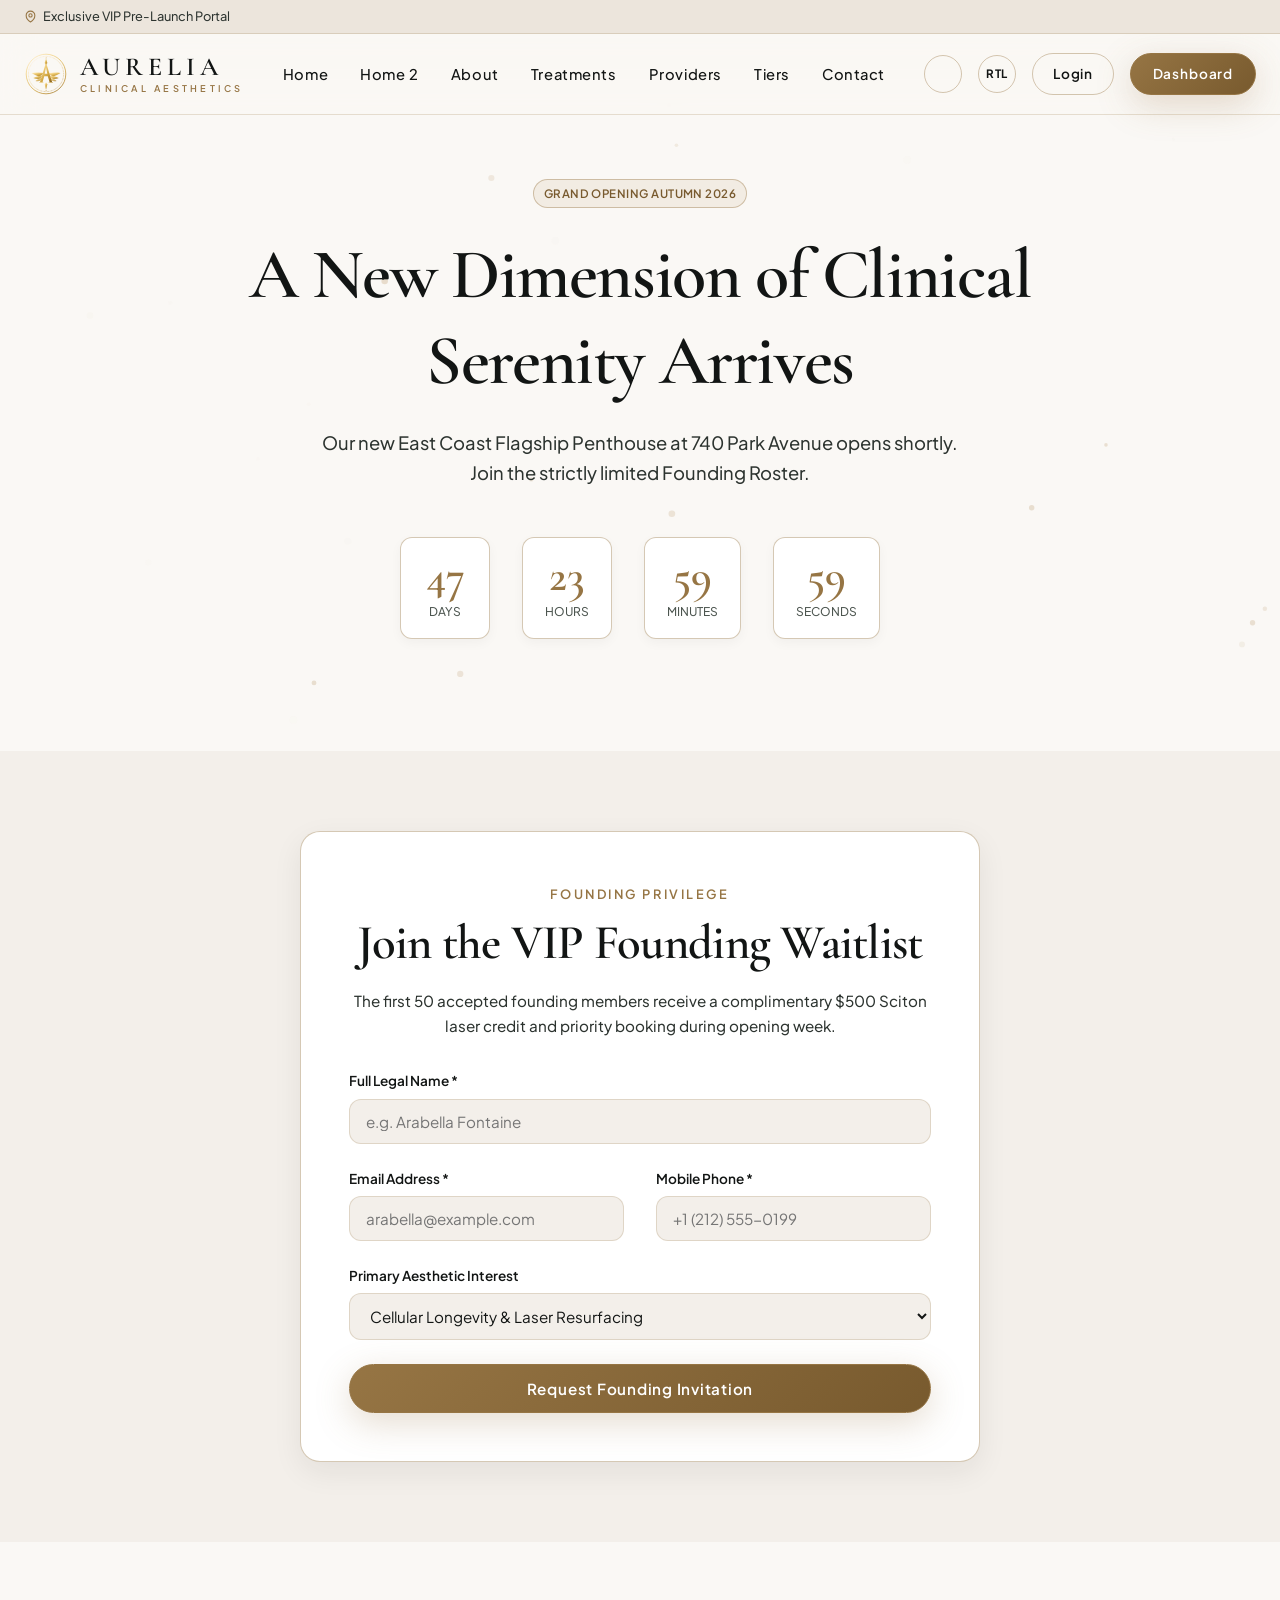
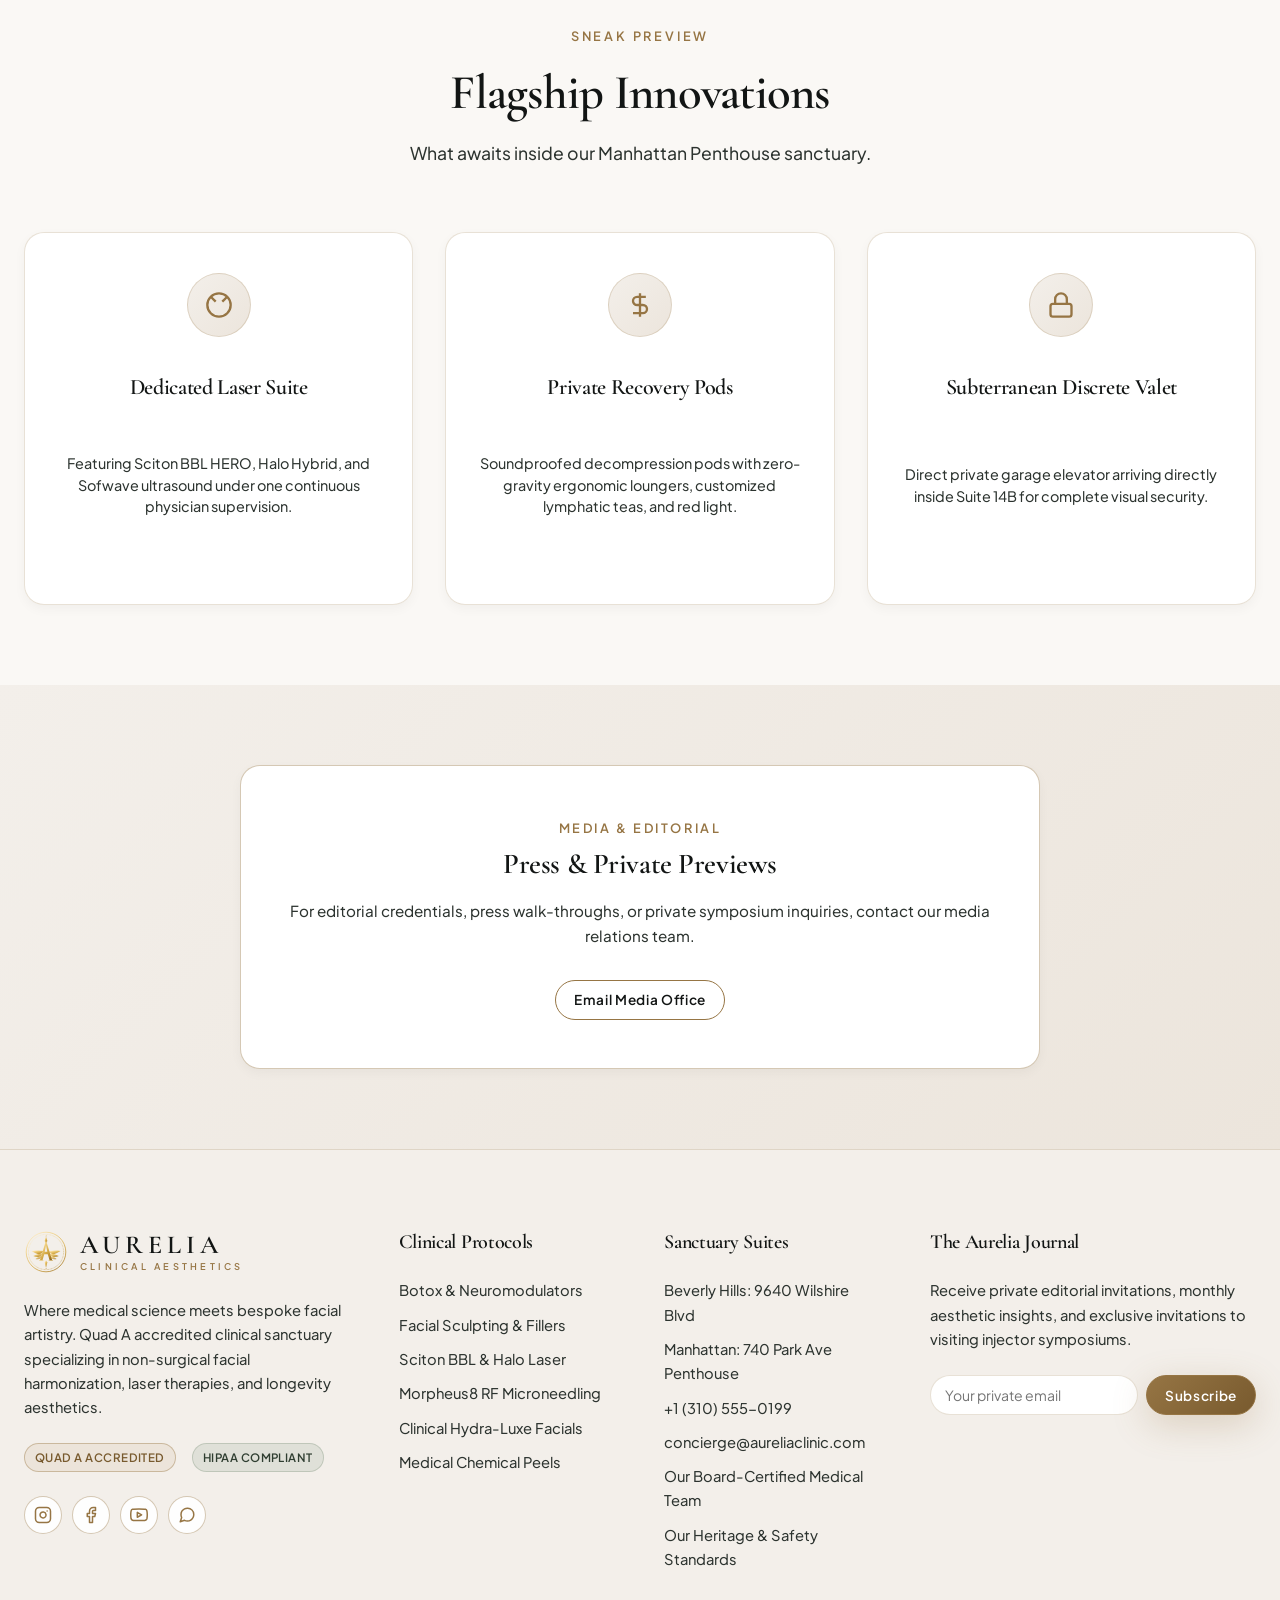
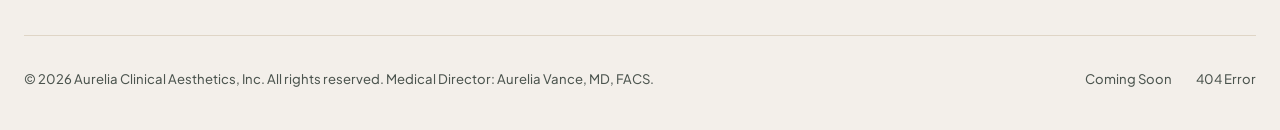
<file: coming-soon.html>
<!DOCTYPE html>
<html lang="en">
<head>
  <meta charset="UTF-8">
  <meta name="viewport" content="width=device-width, initial-scale=1.0">
  <title>Coming Soon | Aurelia Manhattan Flagship Launch</title>
  <meta name="description" content="Prepare for the grand opening of Aurelia Clinical Aesthetics Manhattan Penthouse. Join the exclusive VIP founding member waitlist.">
  
  <!-- Favicon -->
  <link rel="icon" type="image/svg+xml" href="assets/images/favicon.svg">
  
  <link rel="stylesheet" href="assets/css/main.css">
  <link rel="stylesheet" href="assets/css/components.css">
  <link rel="stylesheet" href="assets/css/animations.css">
  <link rel="stylesheet" href="assets/css/rtl.css">
</head>
<body>

  <canvas id="ambient-canvas"></canvas>

  <aside class="utility-bar" aria-label="Quick Access Bar">
    <div class="container">
      <div class="utility-bar-left">
        <div class="utility-item">
          <svg viewBox="0 0 24 24" fill="none" stroke="currentColor" stroke-width="2"><path d="M12 22s-8-4.5-8-11.8A8 8 0 0 1 12 2a8 8 0 0 1 8 8.2c0 7.3-8 11.8-8 11.8z"/><circle cx="12" cy="10" r="3"/></svg>
          <span>Exclusive VIP Pre-Launch Portal</span>
        </div>
      </div>
    </div>
  </aside>

  <!-- Strict Navbar -->
  <header class="navbar" role="banner">
    <div class="container">
      <a href="index.html" class="brand" aria-label="Aurelia Clinical Aesthetics Home">
        <div class="brand-logo">
          <svg class="logo-mark" viewBox="0 0 100 100" fill="none" xmlns="http://www.w3.org/2000/svg">
            <defs>
              <linearGradient id="aurelia-gold-coming_soon-1" x1="15%" y1="0%" x2="85%" y2="100%">
                <stop offset="0%" stop-color="#FFF0D0"/>
                <stop offset="25%" stop-color="#F2D283"/>
                <stop offset="60%" stop-color="#D4AA47"/>
                <stop offset="85%" stop-color="#B88A2D"/>
                <stop offset="100%" stop-color="#8C651B"/>
              </linearGradient>
            </defs>
            <circle cx="50" cy="50" r="45" stroke="url(#aurelia-gold-coming_soon-1)" stroke-width="1.8" fill="none"/>
            <circle cx="50" cy="50" r="40" stroke="url(#aurelia-gold-coming_soon-1)" stroke-width="1.2" stroke-linecap="round" stroke-dasharray="0.1 3.2" fill="none" opacity="0.85"/>
            <path d="M50 14 L53 25 L50 30 L47 25 Z" fill="url(#aurelia-gold-coming_soon-1)"/>
            <circle cx="50" cy="13" r="1.2" fill="url(#aurelia-gold-coming_soon-1)"/>
            <path d="M50 86 L53 74 L50 69 L47 74 Z" fill="url(#aurelia-gold-coming_soon-1)"/>
            <circle cx="50" cy="87" r="1.2" fill="url(#aurelia-gold-coming_soon-1)"/>
            <path d="M44 48 C37 47, 26 46, 17 48 C22 51, 28 54, 34 56 C38 55, 42 52, 44 48 Z" fill="url(#aurelia-gold-coming_soon-1)"/>
            <path d="M42 53 C36 54, 27 56, 21 59 C26 62, 33 62, 37 60 C40 58, 41 55, 42 53 Z" fill="url(#aurelia-gold-coming_soon-1)" opacity="0.9"/>
            <path d="M40 58 C35 60, 29 63, 26 66 C30 67, 35 66, 38 64 C40 62, 40 60, 40 58 Z" fill="url(#aurelia-gold-coming_soon-1)" opacity="0.75"/>
            <path d="M56 48 C63 47, 74 46, 83 48 C78 51, 72 54, 66 56 C62 55, 58 52, 56 48 Z" fill="url(#aurelia-gold-coming_soon-1)"/>
            <path d="M58 53 C64 54, 73 56, 79 59 C74 62, 67 62, 63 60 C60 58, 59 55, 58 53 Z" fill="url(#aurelia-gold-coming_soon-1)" opacity="0.9"/>
            <path d="M60 58 C65 60, 71 63, 74 66 C70 67, 65 66, 62 64 C60 62, 60 60, 60 58 Z" fill="url(#aurelia-gold-coming_soon-1)" opacity="0.75"/>
            <path d="M50 24 L64 69 H58.2 L54 55 H46 L42 69 H36.2 L50 24 Z M50 35 L47 49.5 H53 L50 35 Z" fill="url(#aurelia-gold-coming_soon-1)"/>
            <path d="M34 68.5 H44 V70 H34 Z M56 68.5 H66 V70 H56 Z" fill="url(#aurelia-gold-coming_soon-1)"/>
          </svg>
        </div>
        <div class="brand-text">
          <span class="brand-title">AURELIA</span>
          <span class="brand-subtitle">CLINICAL AESTHETICS</span>
        </div>
      </a>

      <nav class="nav-menu" aria-label="Primary Navigation">
        <div class="nav-item"><a href="index.html" class="nav-link">Home</a></div>
        <div class="nav-item"><a href="home-2.html" class="nav-link">Home 2</a></div>
        <div class="nav-item"><a href="about.html" class="nav-link">About</a></div>
        <div class="nav-item"><a href="treatments.html" class="nav-link">Treatments</a></div>
        <div class="nav-item"><a href="providers.html" class="nav-link">Providers</a></div>
        <div class="nav-item"><a href="memberships.html" class="nav-link">Tiers</a></div>
        <div class="nav-item"><a href="contact.html" class="nav-link">Contact</a></div>
      </nav>

      <div class="nav-actions">
        <button class="theme-toggle-btn" aria-label="Toggle Dark or Light Mode"></button>
        <button class="rtl-toggle-btn" aria-label="Toggle RTL View">
          <span class="rtl-text">RTL</span>
        </button>
        <a href="login.html" class="btn-nav-login">Login</a>
        <a href="dashboard.html" class="btn-nav-dashboard">Dashboard</a>
      </div>

      <button class="mobile-toggle" aria-label="Open Navigation Menu">
        <svg viewBox="0 0 24 24" fill="none" stroke="currentColor" stroke-width="2"><line x1="3" y1="12" x2="21" y2="12"/><line x1="3" y1="6" x2="21" y2="6"/><line x1="3" y1="18" x2="21" y2="18"/></svg>
      </button>
    </div>
  </header>

  <!-- Mobile Drawer -->
  <div class="mobile-overlay"></div>
  <aside class="mobile-drawer" aria-label="Mobile Navigation">
    <div>
      <div class="mobile-drawer-header">
        <a href="index.html" class="brand" aria-label="Aurelia Clinical Aesthetics Home">
          <div class="brand-logo">
            <svg class="logo-mark" viewBox="0 0 100 100" fill="none" xmlns="http://www.w3.org/2000/svg">
              <defs>
                <linearGradient id="aurelia-gold-coming_soon-2" x1="15%" y1="0%" x2="85%" y2="100%">
                  <stop offset="0%" stop-color="#FFF0D0"/>
                  <stop offset="25%" stop-color="#F2D283"/>
                  <stop offset="60%" stop-color="#D4AA47"/>
                  <stop offset="85%" stop-color="#B88A2D"/>
                  <stop offset="100%" stop-color="#8C651B"/>
                </linearGradient>
              </defs>
              <circle cx="50" cy="50" r="45" stroke="url(#aurelia-gold-coming_soon-2)" stroke-width="1.8" fill="none"/>
              <circle cx="50" cy="50" r="40" stroke="url(#aurelia-gold-coming_soon-2)" stroke-width="1.2" stroke-linecap="round" stroke-dasharray="0.1 3.2" fill="none" opacity="0.85"/>
              <path d="M50 14 L53 25 L50 30 L47 25 Z" fill="url(#aurelia-gold-coming_soon-2)"/>
              <circle cx="50" cy="13" r="1.2" fill="url(#aurelia-gold-coming_soon-2)"/>
              <path d="M50 86 L53 74 L50 69 L47 74 Z" fill="url(#aurelia-gold-coming_soon-2)"/>
              <circle cx="50" cy="87" r="1.2" fill="url(#aurelia-gold-coming_soon-2)"/>
              <path d="M44 48 C37 47, 26 46, 17 48 C22 51, 28 54, 34 56 C38 55, 42 52, 44 48 Z" fill="url(#aurelia-gold-coming_soon-2)"/>
              <path d="M42 53 C36 54, 27 56, 21 59 C26 62, 33 62, 37 60 C40 58, 41 55, 42 53 Z" fill="url(#aurelia-gold-coming_soon-2)" opacity="0.9"/>
              <path d="M40 58 C35 60, 29 63, 26 66 C30 67, 35 66, 38 64 C40 62, 40 60, 40 58 Z" fill="url(#aurelia-gold-coming_soon-2)" opacity="0.75"/>
              <path d="M56 48 C63 47, 74 46, 83 48 C78 51, 72 54, 66 56 C62 55, 58 52, 56 48 Z" fill="url(#aurelia-gold-coming_soon-2)"/>
              <path d="M58 53 C64 54, 73 56, 79 59 C74 62, 67 62, 63 60 C60 58, 59 55, 58 53 Z" fill="url(#aurelia-gold-coming_soon-2)" opacity="0.9"/>
              <path d="M60 58 C65 60, 71 63, 74 66 C70 67, 65 66, 62 64 C60 62, 60 60, 60 58 Z" fill="url(#aurelia-gold-coming_soon-2)" opacity="0.75"/>
              <path d="M50 24 L64 69 H58.2 L54 55 H46 L42 69 H36.2 L50 24 Z M50 35 L47 49.5 H53 L50 35 Z" fill="url(#aurelia-gold-coming_soon-2)"/>
              <path d="M34 68.5 H44 V70 H34 Z M56 68.5 H66 V70 H56 Z" fill="url(#aurelia-gold-coming_soon-2)"/>
            </svg>
          </div>
          <div class="brand-text">
            <span class="brand-title">AURELIA</span>
            <span class="brand-subtitle">CLINICAL AESTHETICS</span>
          </div>
        </a>
        <button class="mobile-drawer-close" aria-label="Close Navigation Menu">
          <svg width="24" height="24" viewBox="0 0 24 24" fill="none" stroke="currentColor" stroke-width="2"><line x1="18" y1="6" x2="6" y2="18"/><line x1="6" y1="6" x2="18" y2="18"/></svg>
        </button>
      </div>
      <nav class="mobile-nav-menu">
        <a href="index.html" class="mobile-nav-link">Home</a>
        <a href="home-2.html" class="mobile-nav-link">Home 2</a>
        <a href="about.html" class="mobile-nav-link">About</a>
        <a href="treatments.html" class="mobile-nav-link">Treatments</a>
        <a href="providers.html" class="mobile-nav-link">Providers</a>
        <a href="memberships.html" class="mobile-nav-link">Tiers</a>
        <a href="contact.html" class="mobile-nav-link">Contact</a>
      </nav>
    </div>
    <div class="mobile-drawer-footer" style="display: flex; flex-direction: column; gap: 8px;">
      <div style="display: flex; gap: 8px; width: 100%; margin-bottom: 4px;">
        <button class="theme-toggle-btn" aria-label="Toggle Dark or Light Mode" style="flex-shrink: 0;"></button>
        <button class="rtl-toggle-btn" aria-label="Toggle RTL View" style="flex-shrink: 0;">
          <span class="rtl-text">RTL</span>
        </button>
      </div>
      <a href="login.html" class="btn btn-gold" style="width: 100%;">Login</a>
      <a href="dashboard.html" class="btn btn-outline" style="width: 100%;">Dashboard</a>
    </div>
  </aside>

  <main>
    <!-- SECTION 1: COUNTDOWN HERO -->
    <section class="section" id="cs-hero" style="padding-top: var(--space-8); padding-bottom: var(--space-8);">
      <div class="container text-center" style="text-align: center;">
        <div class="badge badge-gold" style="margin-bottom: var(--space-3);">Grand Opening Autumn 2026</div>
        <h1 style="max-width: 860px; margin: 0 auto var(--space-3) auto;">A New Dimension of Clinical Serenity Arrives</h1>
        <p style="max-width: 660px; margin: 0 auto var(--space-6) auto; font-size: 1.15rem;">
          Our new East Coast Flagship Penthouse at 740 Park Avenue opens shortly. Join the strictly limited Founding Roster.
        </p>

        <!-- Live Countdown Timer -->
        <div style="display: flex; justify-content: center; gap: var(--space-4); margin-bottom: var(--space-6); flex-wrap: wrap;">
          <div style="background: var(--surface); border: 1px solid var(--border-medium); border-radius: var(--radius-md); padding: 16px 22px; min-width: 90px; box-shadow: var(--shadow-sm);">
            <div id="days" style="font-family: var(--font-serif); font-size: 2.8rem; color: var(--accent-gold); line-height: 1; font-weight: 600;">48</div>
            <div style="font-size: 0.75rem; text-transform: uppercase; color: var(--text-muted); margin-top: 4px;">Days</div>
          </div>
          <div style="background: var(--surface); border: 1px solid var(--border-medium); border-radius: var(--radius-md); padding: 16px 22px; min-width: 90px; box-shadow: var(--shadow-sm);">
            <div id="hours" style="font-family: var(--font-serif); font-size: 2.8rem; color: var(--accent-gold); line-height: 1; font-weight: 600;">14</div>
            <div style="font-size: 0.75rem; text-transform: uppercase; color: var(--text-muted); margin-top: 4px;">Hours</div>
          </div>
          <div style="background: var(--surface); border: 1px solid var(--border-medium); border-radius: var(--radius-md); padding: 16px 22px; min-width: 90px; box-shadow: var(--shadow-sm);">
            <div id="minutes" style="font-family: var(--font-serif); font-size: 2.8rem; color: var(--accent-gold); line-height: 1; font-weight: 600;">32</div>
            <div style="font-size: 0.75rem; text-transform: uppercase; color: var(--text-muted); margin-top: 4px;">Minutes</div>
          </div>
          <div style="background: var(--surface); border: 1px solid var(--border-medium); border-radius: var(--radius-md); padding: 16px 22px; min-width: 90px; box-shadow: var(--shadow-sm);">
            <div id="seconds" style="font-family: var(--font-serif); font-size: 2.8rem; color: var(--accent-gold); line-height: 1; font-weight: 600;">45</div>
            <div style="font-size: 0.75rem; text-transform: uppercase; color: var(--text-muted); margin-top: 4px;">Seconds</div>
          </div>
        </div>
      </div>
    </section>

    <!-- SECTION 2: FOUNDING MEMBER VIP WAITLIST -->
    <section class="section" id="cs-waitlist" style="background-color: var(--bg-secondary);">
      <div class="container">
        <div style="max-width: 680px; margin: 0 auto; background: var(--surface); border: 1px solid var(--border-medium); border-radius: var(--radius-lg); padding: var(--space-6); box-shadow: var(--shadow-md); text-align: center;">
          <span class="eyebrow" style="color: var(--accent-gold); font-weight: 600; text-transform: uppercase; letter-spacing: 0.2em; font-size: 0.8rem;">Founding Privilege</span>
          <h2 style="margin-top: 6px; margin-bottom: var(--space-2);">Join the VIP Founding Waitlist</h2>
          <p style="font-size: 0.95rem; margin-bottom: var(--space-4);">
            The first 50 accepted founding members receive a complimentary $500 Sciton laser credit and priority booking during opening week.
          </p>

          <form data-validate="true" style="text-align: left;">
            <div class="form-group">
              <label class="form-label" for="wl-name">Full Legal Name *</label>
              <input type="text" id="wl-name" class="form-input" placeholder="e.g. Arabella Fontaine" required>
              <span class="form-error-msg">Name required.</span>
            </div>
            <div class="grid-2">
              <div class="form-group">
                <label class="form-label" for="wl-email">Email Address *</label>
                <input type="email" id="wl-email" class="form-input" placeholder="arabella@example.com" required>
                <span class="form-error-msg">Valid email required.</span>
              </div>
              <div class="form-group">
                <label class="form-label" for="wl-phone">Mobile Phone *</label>
                <input type="tel" id="wl-phone" class="form-input" placeholder="+1 (212) 555-0199" required>
                <span class="form-error-msg">Phone required.</span>
              </div>
            </div>
            <div class="form-group">
              <label class="form-label" for="wl-interests">Primary Aesthetic Interest</label>
              <select id="wl-interests" class="form-select">
                <option value="longevity">Cellular Longevity & Laser Resurfacing</option>
                <option value="injectables">Facial Sculpting & Neuromodulators</option>
                <option value="membership">Haute Prestige Tier Membership</option>
              </select>
            </div>
            <button type="submit" class="btn btn-gold" style="width: 100%;">Request Founding Invitation</button>
          </form>
        </div>
      </div>
    </section>

    <!-- SECTION 3: SNEAK PEEK OF BREAKTHROUGH SUITES -->
    <section class="section" id="cs-innovations">
      <div class="container">
        <div class="section-header">
          <span class="eyebrow">Sneak Preview</span>
          <h2>Flagship Innovations</h2>
          <p>What awaits inside our Manhattan Penthouse sanctuary.</p>
        </div>

        <div class="grid-3">
          <div class="tilt-card">
            <div class="tilt-card-icon">
              <svg viewBox="0 0 24 24" fill="none" stroke="currentColor" stroke-width="2"><circle cx="12" cy="12" r="10"/><path d="m4.93 4.93 4.24 4.24"/><path d="m14.83 9.17 4.24-4.24"/></svg>
            </div>
            <h3 class="tilt-card-title">Dedicated Laser Suite</h3>
            <p class="tilt-card-desc">Featuring Sciton BBL HERO, Halo Hybrid, and Sofwave ultrasound under one continuous physician supervision.</p>
          </div>

          <div class="tilt-card">
            <div class="tilt-card-icon">
              <svg viewBox="0 0 24 24" fill="none" stroke="currentColor" stroke-width="2"><path d="M12 2v20M17 5H9.5a3.5 3.5 0 0 0 0 7h5a3.5 3.5 0 0 1 0 7H6"/></svg>
            </div>
            <h3 class="tilt-card-title">Private Recovery Pods</h3>
            <p class="tilt-card-desc">Soundproofed decompression pods with zero-gravity ergonomic loungers, customized lymphatic teas, and red light.</p>
          </div>

          <div class="tilt-card">
            <div class="tilt-card-icon">
              <svg viewBox="0 0 24 24" fill="none" stroke="currentColor" stroke-width="2"><rect x="3" y="11" width="18" height="11" rx="2" ry="2"/><path d="M7 11V7a5 5 0 0 1 10 0v4"/></svg>
            </div>
            <h3 class="tilt-card-title">Subterranean Discrete Valet</h3>
            <p class="tilt-card-desc">Direct private garage elevator arriving directly inside Suite 14B for complete visual security.</p>
          </div>
        </div>
      </div>
    </section>

    <!-- SECTION 4: PRIVATE PRESS & PARTNERSHIP INQUIRIES -->
    <section class="section" id="cs-press" style="background: linear-gradient(135deg, var(--bg-secondary), var(--bg-tertiary)); text-align: center;">
      <div class="container text-center" style="text-align: center;">
        <div style="background: var(--surface); border: 1px solid var(--border-medium); border-radius: var(--radius-lg); padding: var(--space-6); max-width: 800px; margin: 0 auto; box-shadow: var(--shadow-sm);">
          <span class="eyebrow" style="color: var(--accent-gold); font-weight: 600; text-transform: uppercase; letter-spacing: 0.2em; font-size: 0.8rem;">Media & Editorial</span>
          <h3 style="font-size: 1.8rem; margin-top: 6px; margin-bottom: var(--space-2);">Press & Private Previews</h3>
          <p style="margin-bottom: var(--space-4); font-size: 0.95rem;">For editorial credentials, press walk-throughs, or private symposium inquiries, contact our media relations team.</p>
          <a href="mailto:press@aureliaclinic.com" class="btn btn-outline btn-sm">Email Media Office</a>
        </div>
      </div>
    </section>
  </main>

  <!-- Luxury Site Footer -->
  <footer class="site-footer" role="contentinfo">
    <div class="container">
      <div class="footer-grid">
        <div class="footer-col">
          <a href="index.html" class="brand" style="margin-bottom: var(--space-3);" aria-label="Aurelia Clinical Aesthetics Home">
            <div class="brand-logo">
              <svg class="logo-mark" viewBox="0 0 100 100" fill="none" xmlns="http://www.w3.org/2000/svg">
                <defs>
                  <linearGradient id="aurelia-gold-coming_soon-3" x1="15%" y1="0%" x2="85%" y2="100%">
                    <stop offset="0%" stop-color="#FFF0D0"/>
                    <stop offset="25%" stop-color="#F2D283"/>
                    <stop offset="60%" stop-color="#D4AA47"/>
                    <stop offset="85%" stop-color="#B88A2D"/>
                    <stop offset="100%" stop-color="#8C651B"/>
                  </linearGradient>
                </defs>
                <circle cx="50" cy="50" r="45" stroke="url(#aurelia-gold-coming_soon-3)" stroke-width="1.8" fill="none"/>
                <circle cx="50" cy="50" r="40" stroke="url(#aurelia-gold-coming_soon-3)" stroke-width="1.2" stroke-linecap="round" stroke-dasharray="0.1 3.2" fill="none" opacity="0.85"/>
                <path d="M50 14 L53 25 L50 30 L47 25 Z" fill="url(#aurelia-gold-coming_soon-3)"/>
                <circle cx="50" cy="13" r="1.2" fill="url(#aurelia-gold-coming_soon-3)"/>
                <path d="M50 86 L53 74 L50 69 L47 74 Z" fill="url(#aurelia-gold-coming_soon-3)"/>
                <circle cx="50" cy="87" r="1.2" fill="url(#aurelia-gold-coming_soon-3)"/>
                <path d="M44 48 C37 47, 26 46, 17 48 C22 51, 28 54, 34 56 C38 55, 42 52, 44 48 Z" fill="url(#aurelia-gold-coming_soon-3)"/>
                <path d="M42 53 C36 54, 27 56, 21 59 C26 62, 33 62, 37 60 C40 58, 41 55, 42 53 Z" fill="url(#aurelia-gold-coming_soon-3)" opacity="0.9"/>
                <path d="M40 58 C35 60, 29 63, 26 66 C30 67, 35 66, 38 64 C40 62, 40 60, 40 58 Z" fill="url(#aurelia-gold-coming_soon-3)" opacity="0.75"/>
                <path d="M56 48 C63 47, 74 46, 83 48 C78 51, 72 54, 66 56 C62 55, 58 52, 56 48 Z" fill="url(#aurelia-gold-coming_soon-3)"/>
                <path d="M58 53 C64 54, 73 56, 79 59 C74 62, 67 62, 63 60 C60 58, 59 55, 58 53 Z" fill="url(#aurelia-gold-coming_soon-3)" opacity="0.9"/>
                <path d="M60 58 C65 60, 71 63, 74 66 C70 67, 65 66, 62 64 C60 62, 60 60, 60 58 Z" fill="url(#aurelia-gold-coming_soon-3)" opacity="0.75"/>
                <path d="M50 24 L64 69 H58.2 L54 55 H46 L42 69 H36.2 L50 24 Z M50 35 L47 49.5 H53 L50 35 Z" fill="url(#aurelia-gold-coming_soon-3)"/>
                <path d="M34 68.5 H44 V70 H34 Z M56 68.5 H66 V70 H56 Z" fill="url(#aurelia-gold-coming_soon-3)"/>
              </svg>
            </div>
            <div class="brand-text">
              <span class="brand-title">AURELIA</span>
              <span class="brand-subtitle">CLINICAL AESTHETICS</span>
            </div>
          </a>
          <p>Where medical science meets bespoke facial artistry. Quad A accredited clinical sanctuary specializing in non-surgical facial harmonization, laser therapies, and longevity aesthetics.</p>
          <div style="display: flex; gap: var(--space-2); margin-top: var(--space-3); margin-bottom: var(--space-3);">
            <span class="badge badge-gold">Quad A Accredited</span>
            <span class="badge badge-sage">HIPAA Compliant</span>
          </div>

          <!-- Social Media Links -->
          <div class="footer-social-links" style="display: flex; gap: 10px; margin-top: var(--space-3);">
            <a href="https://instagram.com" target="_blank" rel="noopener noreferrer" class="social-icon-btn" aria-label="Instagram">
              <svg width="18" height="18" viewBox="0 0 24 24" fill="none" stroke="currentColor" stroke-width="2" stroke-linecap="round" stroke-linejoin="round"><rect x="2" y="2" width="20" height="20" rx="5" ry="5"/><path d="M16 11.37A4 4 0 1 1 12.63 8 4 4 0 0 1 16 11.37z"/><line x1="17.5" y1="6.5" x2="17.51" y2="6.5"/></svg>
            </a>
            <a href="https://facebook.com" target="_blank" rel="noopener noreferrer" class="social-icon-btn" aria-label="Facebook">
              <svg width="18" height="18" viewBox="0 0 24 24" fill="none" stroke="currentColor" stroke-width="2" stroke-linecap="round" stroke-linejoin="round"><path d="M18 2h-3a5 5 0 0 0-5 5v3H7v4h3v8h4v-8h3l1-4h-4V7a1 1 0 0 1 1-1h3z"/></svg>
            </a>
            <a href="https://youtube.com" target="_blank" rel="noopener noreferrer" class="social-icon-btn" aria-label="YouTube">
              <svg width="18" height="18" viewBox="0 0 24 24" fill="none" stroke="currentColor" stroke-width="2" stroke-linecap="round" stroke-linejoin="round"><path d="M22.54 6.42a2.78 2.78 0 0 0-1.94-2C18.88 4 12 4 12 4s-6.88 0-8.6.46a2.78 2.78 0 0 0-1.94 2A29 29 0 0 0 1 11.75a29 29 0 0 0 .46 5.33A2.78 2.78 0 0 0 3.4 19c1.72.46 8.6.46 8.6.46s6.88 0 8.6-.46a2.78 2.78 0 0 0 1.94-2 29 29 0 0 0 .46-5.25 29 29 0 0 0-.46-5.33z"/><polygon points="9.75 15.02 15.5 11.75 9.75 8.48 9.75 15.02"/></svg>
            </a>
            <a href="https://wa.me/13105550199" target="_blank" rel="noopener noreferrer" class="social-icon-btn" aria-label="WhatsApp">
              <svg width="18" height="18" viewBox="0 0 24 24" fill="none" stroke="currentColor" stroke-width="2" stroke-linecap="round" stroke-linejoin="round"><path d="M21 11.5a8.38 8.38 0 0 1-.9 3.8 8.5 8.5 0 0 1-7.6 4.7 8.38 8.38 0 0 1-3.8-.9L3 21l1.9-5.7a8.38 8.38 0 0 1-.9-3.8 8.5 8.5 0 0 1 4.7-7.6 8.38 8.38 0 0 1 3.8-.9h.5a8.48 8.48 0 0 1 8 8v.5z"/></svg>
            </a>
          </div>
        </div>

        <div class="footer-col">
          <h4>Clinical Protocols</h4>
          <div class="footer-links">
            <a href="treatments.html#botox">Botox & Neuromodulators</a>
            <a href="treatments.html#fillers">Facial Sculpting & Fillers</a>
            <a href="treatments.html#laser">Sciton BBL & Halo Laser</a>
            <a href="treatments.html#morpheus8">Morpheus8 RF Microneedling</a>
            <a href="treatments.html#hydrafacial">Clinical Hydra-Luxe Facials</a>
            <a href="treatments.html#peels">Medical Chemical Peels</a>
          </div>
        </div>

        <div class="footer-col">
          <h4>Sanctuary Suites</h4>
          <div class="footer-links">
            <a href="contact.html">Beverly Hills: 9640 Wilshire Blvd</a>
            <a href="contact.html">Manhattan: 740 Park Ave Penthouse</a>
            <a href="tel:+13105550199">+1 (310) 555-0199</a>
            <a href="mailto:concierge@aureliaclinic.com">concierge@aureliaclinic.com</a>
            <a href="providers.html">Our Board-Certified Medical Team</a>
            <a href="about.html">Our Heritage & Safety Standards</a>
          </div>
        </div>

        <div class="footer-col">
          <h4>The Aurelia Journal</h4>
          <p>Receive private editorial invitations, monthly aesthetic insights, and exclusive invitations to visiting injector symposiums.</p>
          <form class="footer-newsletter-form" action="#" method="POST">
            <input type="email" placeholder="Your private email" required aria-label="Email address for newsletter">
            <button type="submit" class="btn btn-gold btn-sm">Subscribe</button>
          </form>
        </div>
      </div>

      <div class="footer-bottom">
        <div>© 2026 Aurelia Clinical Aesthetics, Inc. All rights reserved. Medical Director: Aurelia Vance, MD, FACS.</div>
        <div class="footer-bottom-links">
          <a href="coming-soon.html">Coming Soon</a>
          <a href="404.html">404 Error</a>
        </div>
      </div>
    </div>
  </footer>

  <script src="assets/js/particles.js"></script>
  <script src="assets/js/tilt.js"></script>
  <script src="assets/js/auth.js"></script>
  <script src="assets/js/main.js"></script>

  <!-- Countdown Script -->
  <script>
    (function() {
      const launchDate = new Date();
      launchDate.setDate(launchDate.getDate() + 48);

      function updateCountdown() {
        const now = new Date().getTime();
        const diff = launchDate - now;

        if (diff > 0) {
          const days = Math.floor(diff / (1000 * 60 * 60 * 24));
          const hours = Math.floor((diff % (1000 * 60 * 60 * 24)) / (1000 * 60 * 60));
          const minutes = Math.floor((diff % (1000 * 60 * 60)) / (1000 * 60));
          const seconds = Math.floor((diff % (1000 * 60)) / 1000);

          const dEl = document.getElementById('days');
          const hEl = document.getElementById('hours');
          const mEl = document.getElementById('minutes');
          const sEl = document.getElementById('seconds');

          if (dEl) dEl.textContent = days;
          if (hEl) hEl.textContent = hours.toString().padStart(2, '0');
          if (mEl) mEl.textContent = minutes.toString().padStart(2, '0');
          if (sEl) sEl.textContent = seconds.toString().padStart(2, '0');
        }
      }

      setInterval(updateCountdown, 1000);
      updateCountdown();
    })();
  </script>
</body>
</html>
</file>
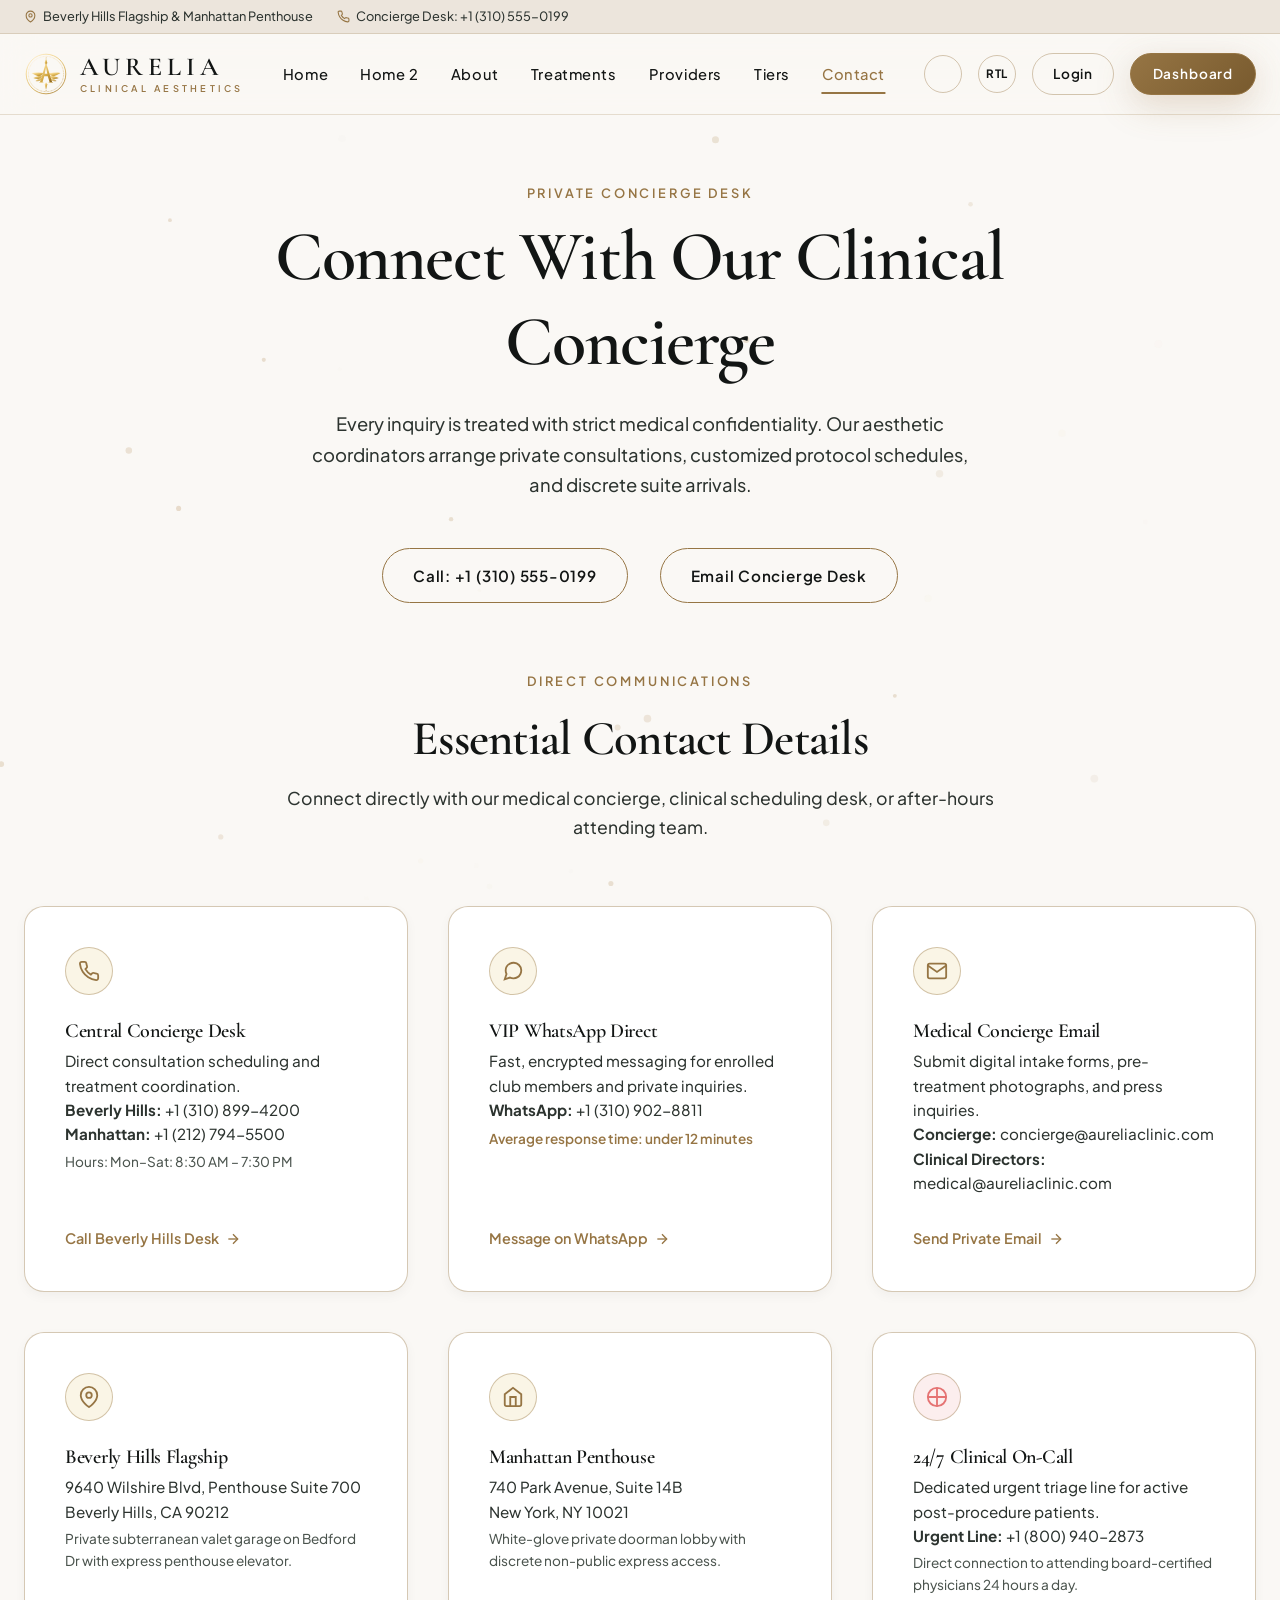
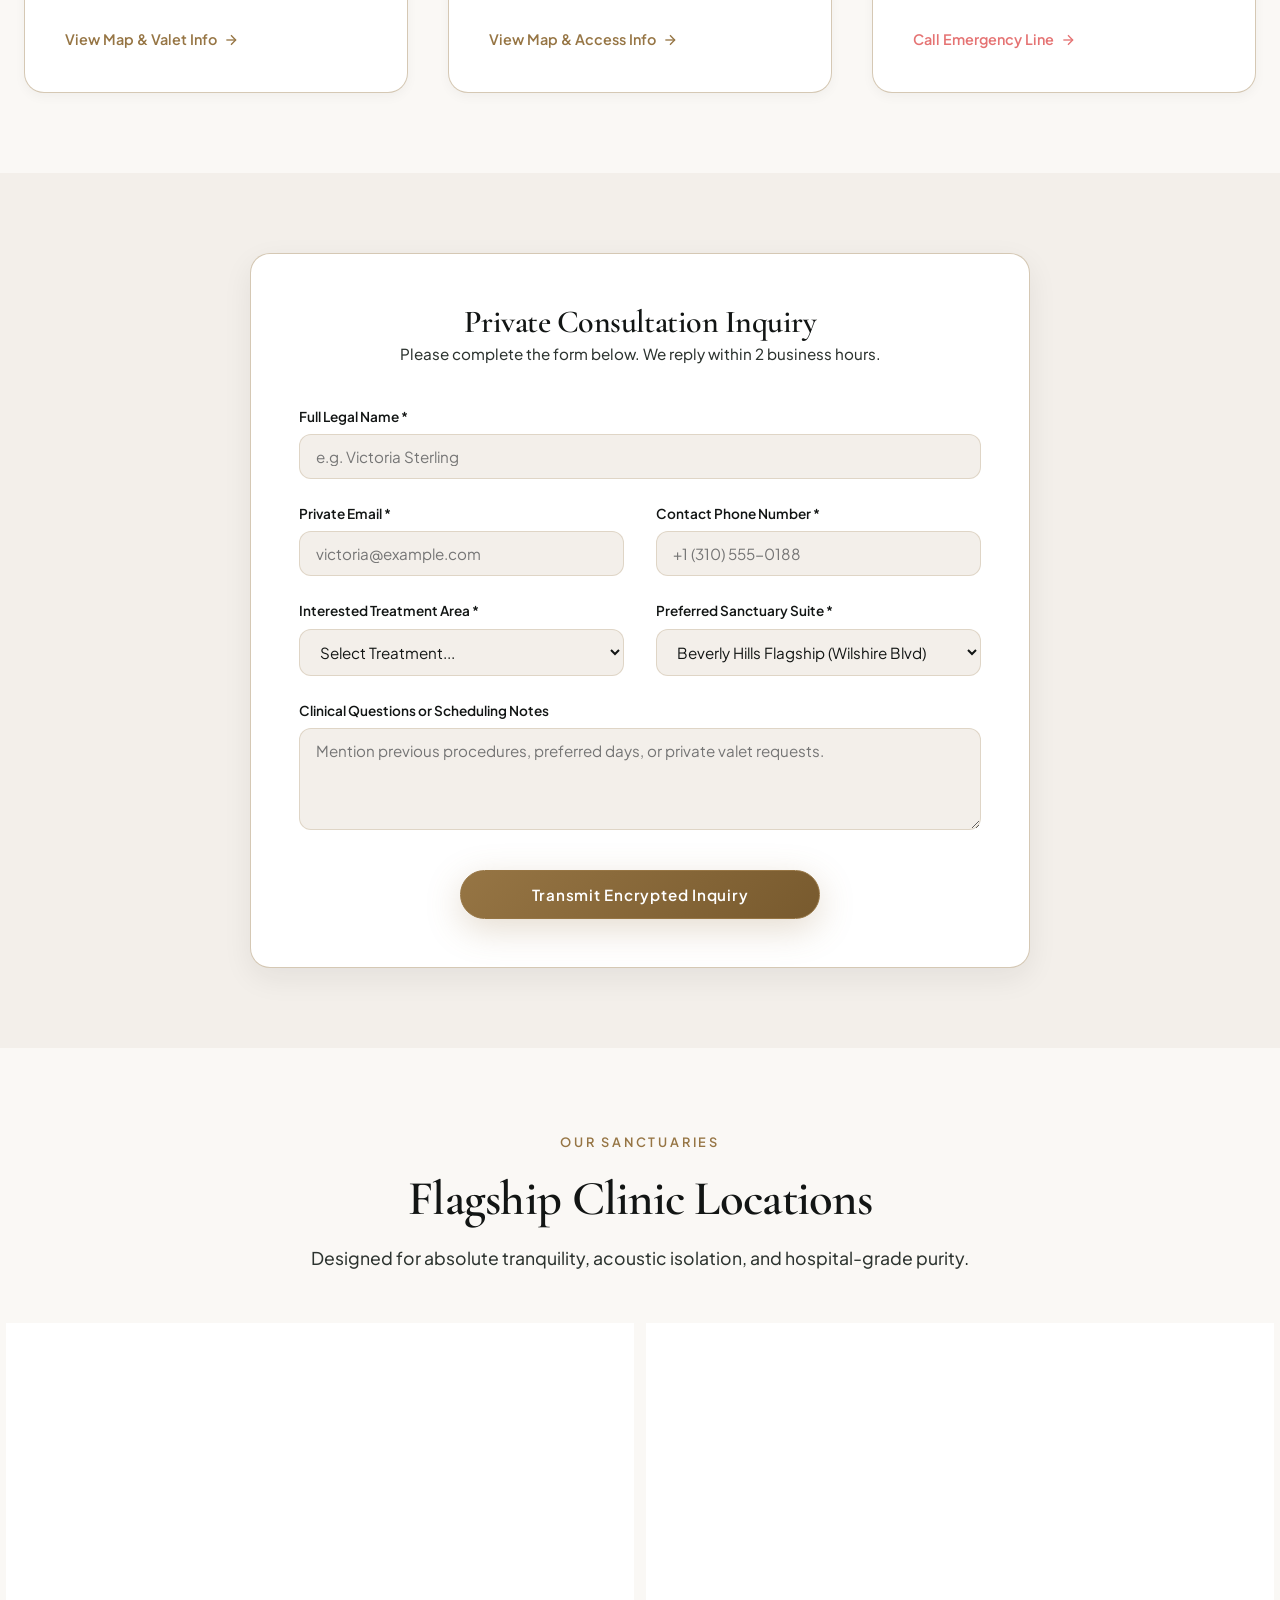
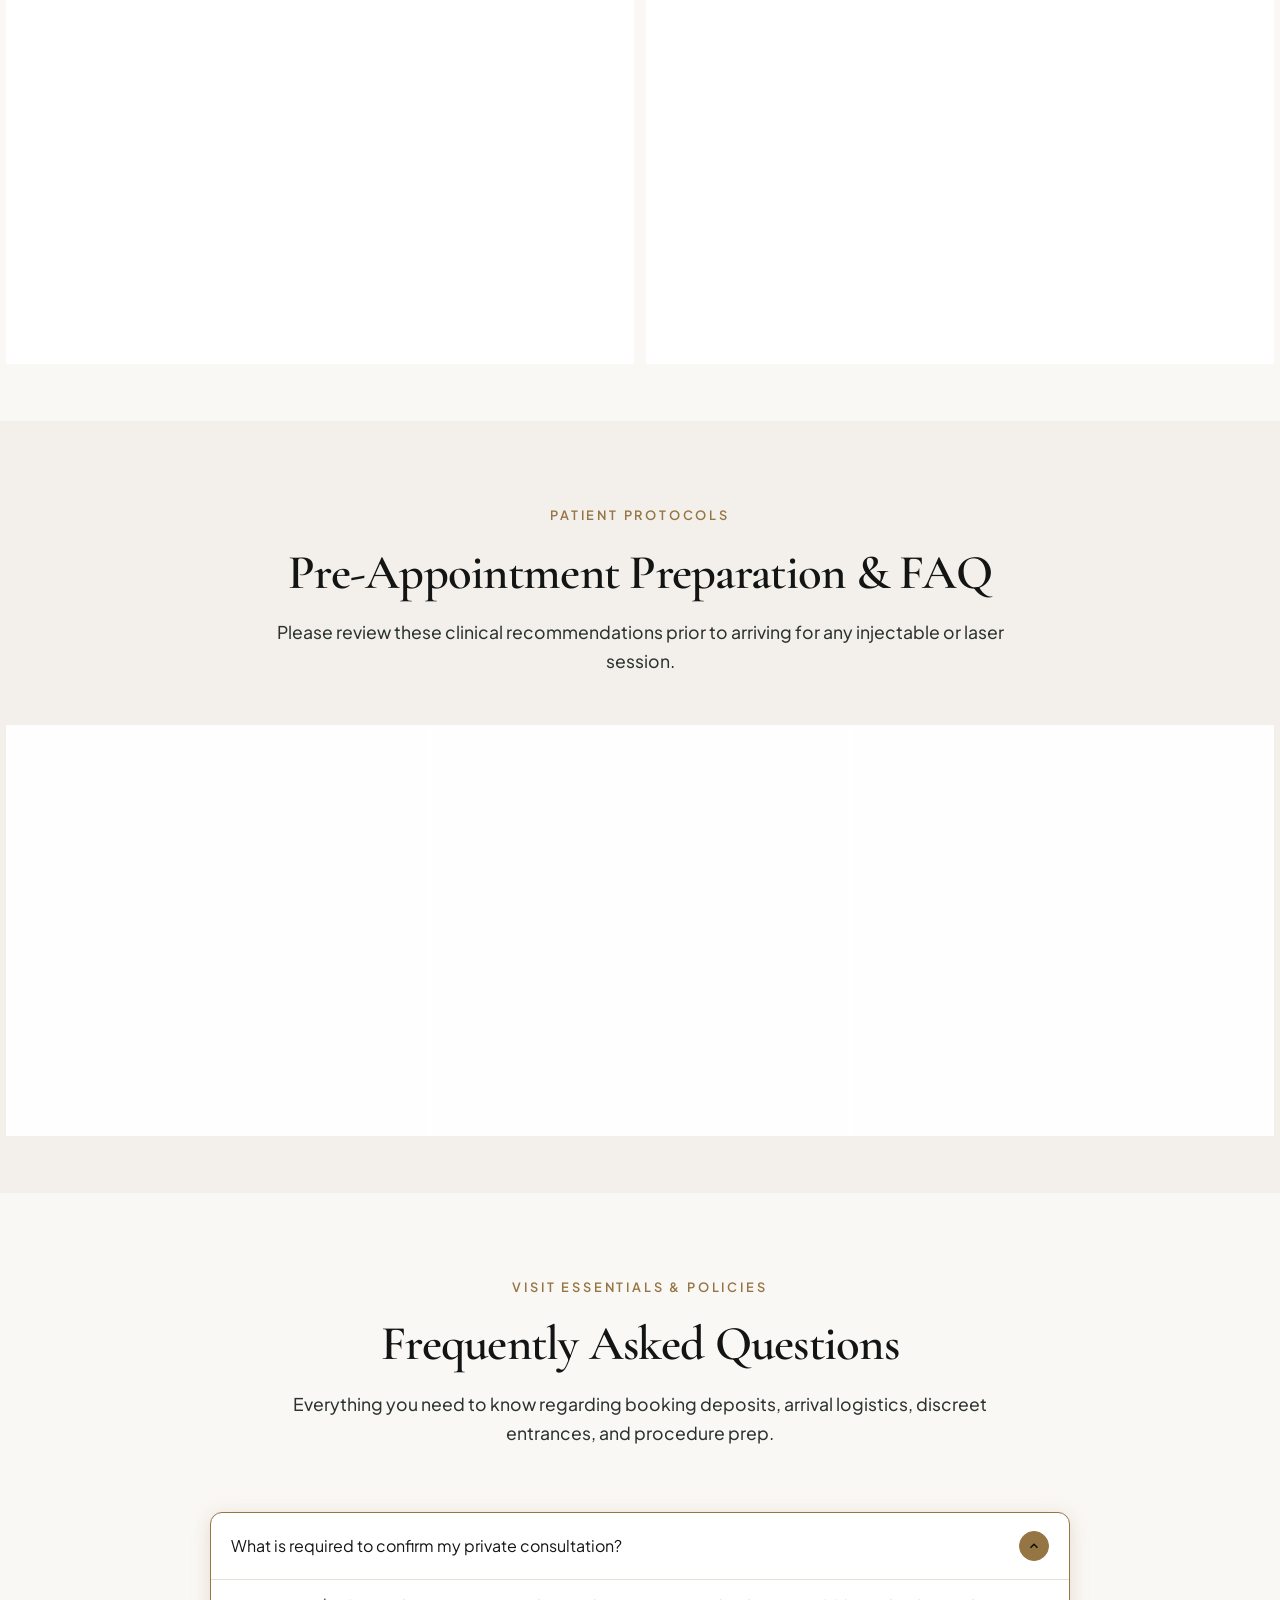
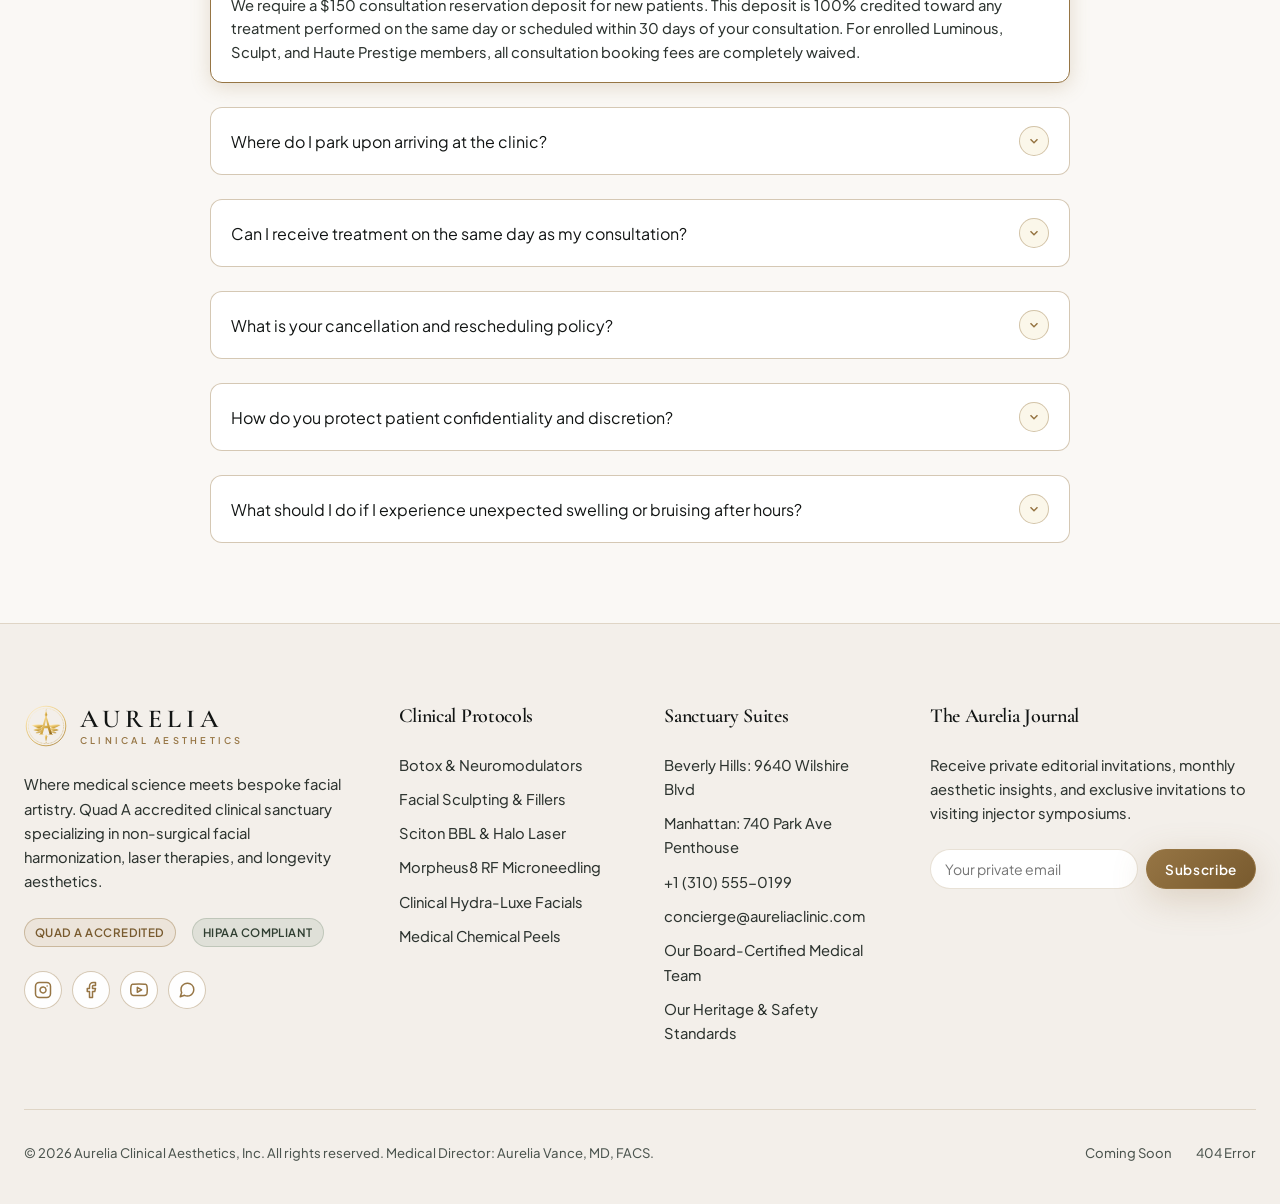
<file: contact.html>
<!DOCTYPE html>
<html lang="en">
<head>
  <meta charset="UTF-8">
  <meta name="viewport" content="width=device-width, initial-scale=1.0">
  <title>Contact Concierge | Beverly Hills & Manhattan Suites | Aurelia</title>
  <meta name="description" content="Contact Aurelia Clinical Aesthetics. Reserve private consultations at our Beverly Hills Flagship or Manhattan Penthouse Suite.">
  
  <!-- Favicon -->
  <link rel="icon" type="image/svg+xml" href="assets/images/favicon.svg">
  
  <link rel="stylesheet" href="assets/css/main.css">
  <link rel="stylesheet" href="assets/css/components.css">
  <link rel="stylesheet" href="assets/css/animations.css">
  <link rel="stylesheet" href="assets/css/rtl.css">
</head>
<body>

  <canvas id="ambient-canvas"></canvas>

  <aside class="utility-bar" aria-label="Quick Access Bar">
    <div class="container">
      <div class="utility-bar-left">
        <div class="utility-item">
          <svg viewBox="0 0 24 24" fill="none" stroke="currentColor" stroke-width="2"><path d="M12 22s-8-4.5-8-11.8A8 8 0 0 1 12 2a8 8 0 0 1 8 8.2c0 7.3-8 11.8-8 11.8z"/><circle cx="12" cy="10" r="3"/></svg>
          <span>Beverly Hills Flagship & Manhattan Penthouse</span>
        </div>
        <div class="utility-item">
          <svg viewBox="0 0 24 24" fill="none" stroke="currentColor" stroke-width="2"><path d="M22 16.92v3a2 2 0 0 1-2.18 2 19.79 19.79 0 0 1-8.63-3.07 19.5 19.5 0 0 1-6-6 19.79 19.79 0 0 1-3.07-8.67A2 2 0 0 1 4.11 2h3a2 2 0 0 1 2 1.72 12.84 12.84 0 0 0 .7 2.81 2 2 0 0 1-.45 2.11L8.09 9.91a16 16 0 0 0 6 6l1.27-1.27a2 2 0 0 1 2.11-.45 12.84 12.84 0 0 0 2.81.7A2 2 0 0 1 22 16.92z"/></svg>
          <span>Concierge Desk: +1 (310) 555-0199</span>
        </div>
      </div>
    </div>
  </aside>

  <!-- Strict Navbar -->
  <header class="navbar" role="banner">
    <div class="container">
      <a href="index.html" class="brand" aria-label="Aurelia Clinical Aesthetics Home">
        <div class="brand-logo">
          <svg class="logo-mark" viewBox="0 0 100 100" fill="none" xmlns="http://www.w3.org/2000/svg">
            <defs>
              <linearGradient id="aurelia-gold-contact-1" x1="15%" y1="0%" x2="85%" y2="100%">
                <stop offset="0%" stop-color="#FFF0D0"/>
                <stop offset="25%" stop-color="#F2D283"/>
                <stop offset="60%" stop-color="#D4AA47"/>
                <stop offset="85%" stop-color="#B88A2D"/>
                <stop offset="100%" stop-color="#8C651B"/>
              </linearGradient>
            </defs>
            <circle cx="50" cy="50" r="45" stroke="url(#aurelia-gold-contact-1)" stroke-width="1.8" fill="none"/>
            <circle cx="50" cy="50" r="40" stroke="url(#aurelia-gold-contact-1)" stroke-width="1.2" stroke-linecap="round" stroke-dasharray="0.1 3.2" fill="none" opacity="0.85"/>
            <path d="M50 14 L53 25 L50 30 L47 25 Z" fill="url(#aurelia-gold-contact-1)"/>
            <circle cx="50" cy="13" r="1.2" fill="url(#aurelia-gold-contact-1)"/>
            <path d="M50 86 L53 74 L50 69 L47 74 Z" fill="url(#aurelia-gold-contact-1)"/>
            <circle cx="50" cy="87" r="1.2" fill="url(#aurelia-gold-contact-1)"/>
            <path d="M44 48 C37 47, 26 46, 17 48 C22 51, 28 54, 34 56 C38 55, 42 52, 44 48 Z" fill="url(#aurelia-gold-contact-1)"/>
            <path d="M42 53 C36 54, 27 56, 21 59 C26 62, 33 62, 37 60 C40 58, 41 55, 42 53 Z" fill="url(#aurelia-gold-contact-1)" opacity="0.9"/>
            <path d="M40 58 C35 60, 29 63, 26 66 C30 67, 35 66, 38 64 C40 62, 40 60, 40 58 Z" fill="url(#aurelia-gold-contact-1)" opacity="0.75"/>
            <path d="M56 48 C63 47, 74 46, 83 48 C78 51, 72 54, 66 56 C62 55, 58 52, 56 48 Z" fill="url(#aurelia-gold-contact-1)"/>
            <path d="M58 53 C64 54, 73 56, 79 59 C74 62, 67 62, 63 60 C60 58, 59 55, 58 53 Z" fill="url(#aurelia-gold-contact-1)" opacity="0.9"/>
            <path d="M60 58 C65 60, 71 63, 74 66 C70 67, 65 66, 62 64 C60 62, 60 60, 60 58 Z" fill="url(#aurelia-gold-contact-1)" opacity="0.75"/>
            <path d="M50 24 L64 69 H58.2 L54 55 H46 L42 69 H36.2 L50 24 Z M50 35 L47 49.5 H53 L50 35 Z" fill="url(#aurelia-gold-contact-1)"/>
            <path d="M34 68.5 H44 V70 H34 Z M56 68.5 H66 V70 H56 Z" fill="url(#aurelia-gold-contact-1)"/>
          </svg>
        </div>
        <div class="brand-text">
          <span class="brand-title">AURELIA</span>
          <span class="brand-subtitle">CLINICAL AESTHETICS</span>
        </div>
      </a>

      <nav class="nav-menu" aria-label="Primary Navigation">
        <div class="nav-item"><a href="index.html" class="nav-link">Home</a></div>
        <div class="nav-item"><a href="home-2.html" class="nav-link">Home 2</a></div>
        <div class="nav-item"><a href="about.html" class="nav-link">About</a></div>
        <div class="nav-item"><a href="treatments.html" class="nav-link">Treatments</a></div>
        <div class="nav-item"><a href="providers.html" class="nav-link">Providers</a></div>
        <div class="nav-item"><a href="memberships.html" class="nav-link">Tiers</a></div>
        <div class="nav-item"><a href="contact.html" class="nav-link active">Contact</a></div>
      </nav>

      <div class="nav-actions">
        <button class="theme-toggle-btn" aria-label="Toggle Dark or Light Mode"></button>
        <button class="rtl-toggle-btn" aria-label="Toggle RTL View">
          <span class="rtl-text">RTL</span>
        </button>
        <a href="login.html" class="btn-nav-login">Login</a>
        <a href="dashboard.html" class="btn-nav-dashboard">Dashboard</a>
      </div>

      <button class="mobile-toggle" aria-label="Open Navigation Menu">
        <svg viewBox="0 0 24 24" fill="none" stroke="currentColor" stroke-width="2"><line x1="3" y1="12" x2="21" y2="12"/><line x1="3" y1="6" x2="21" y2="6"/><line x1="3" y1="18" x2="21" y2="18"/></svg>
      </button>
    </div>
  </header>

  <!-- Mobile Drawer -->
  <div class="mobile-overlay"></div>
  <aside class="mobile-drawer" aria-label="Mobile Navigation">
    <div>
      <div class="mobile-drawer-header">
        <a href="index.html" class="brand" aria-label="Aurelia Clinical Aesthetics Home">
          <div class="brand-logo">
            <svg class="logo-mark" viewBox="0 0 100 100" fill="none" xmlns="http://www.w3.org/2000/svg">
              <defs>
                <linearGradient id="aurelia-gold-contact-2" x1="15%" y1="0%" x2="85%" y2="100%">
                  <stop offset="0%" stop-color="#FFF0D0"/>
                  <stop offset="25%" stop-color="#F2D283"/>
                  <stop offset="60%" stop-color="#D4AA47"/>
                  <stop offset="85%" stop-color="#B88A2D"/>
                  <stop offset="100%" stop-color="#8C651B"/>
                </linearGradient>
              </defs>
              <circle cx="50" cy="50" r="45" stroke="url(#aurelia-gold-contact-2)" stroke-width="1.8" fill="none"/>
              <circle cx="50" cy="50" r="40" stroke="url(#aurelia-gold-contact-2)" stroke-width="1.2" stroke-linecap="round" stroke-dasharray="0.1 3.2" fill="none" opacity="0.85"/>
              <path d="M50 14 L53 25 L50 30 L47 25 Z" fill="url(#aurelia-gold-contact-2)"/>
              <circle cx="50" cy="13" r="1.2" fill="url(#aurelia-gold-contact-2)"/>
              <path d="M50 86 L53 74 L50 69 L47 74 Z" fill="url(#aurelia-gold-contact-2)"/>
              <circle cx="50" cy="87" r="1.2" fill="url(#aurelia-gold-contact-2)"/>
              <path d="M44 48 C37 47, 26 46, 17 48 C22 51, 28 54, 34 56 C38 55, 42 52, 44 48 Z" fill="url(#aurelia-gold-contact-2)"/>
              <path d="M42 53 C36 54, 27 56, 21 59 C26 62, 33 62, 37 60 C40 58, 41 55, 42 53 Z" fill="url(#aurelia-gold-contact-2)" opacity="0.9"/>
              <path d="M40 58 C35 60, 29 63, 26 66 C30 67, 35 66, 38 64 C40 62, 40 60, 40 58 Z" fill="url(#aurelia-gold-contact-2)" opacity="0.75"/>
              <path d="M56 48 C63 47, 74 46, 83 48 C78 51, 72 54, 66 56 C62 55, 58 52, 56 48 Z" fill="url(#aurelia-gold-contact-2)"/>
              <path d="M58 53 C64 54, 73 56, 79 59 C74 62, 67 62, 63 60 C60 58, 59 55, 58 53 Z" fill="url(#aurelia-gold-contact-2)" opacity="0.9"/>
              <path d="M60 58 C65 60, 71 63, 74 66 C70 67, 65 66, 62 64 C60 62, 60 60, 60 58 Z" fill="url(#aurelia-gold-contact-2)" opacity="0.75"/>
              <path d="M50 24 L64 69 H58.2 L54 55 H46 L42 69 H36.2 L50 24 Z M50 35 L47 49.5 H53 L50 35 Z" fill="url(#aurelia-gold-contact-2)"/>
              <path d="M34 68.5 H44 V70 H34 Z M56 68.5 H66 V70 H56 Z" fill="url(#aurelia-gold-contact-2)"/>
            </svg>
          </div>
          <div class="brand-text">
            <span class="brand-title">AURELIA</span>
            <span class="brand-subtitle">CLINICAL AESTHETICS</span>
          </div>
        </a>
        <button class="mobile-drawer-close" aria-label="Close Navigation Menu">
          <svg width="24" height="24" viewBox="0 0 24 24" fill="none" stroke="currentColor" stroke-width="2"><line x1="18" y1="6" x2="6" y2="18"/><line x1="6" y1="6" x2="18" y2="18"/></svg>
        </button>
      </div>
      <nav class="mobile-nav-menu">
        <a href="index.html" class="mobile-nav-link">Home</a>
        <a href="home-2.html" class="mobile-nav-link">Home 2</a>
        <a href="about.html" class="mobile-nav-link">About</a>
        <a href="treatments.html" class="mobile-nav-link">Treatments</a>
        <a href="providers.html" class="mobile-nav-link">Providers</a>
        <a href="memberships.html" class="mobile-nav-link">Tiers</a>
        <a href="contact.html" class="mobile-nav-link active">Contact</a>
      </nav>
    </div>
    <div class="mobile-drawer-footer" style="display: flex; flex-direction: column; gap: 8px;">
      <div style="display: flex; gap: 8px; width: 100%; margin-bottom: 4px;">
        <button class="theme-toggle-btn" aria-label="Toggle Dark or Light Mode" style="flex-shrink: 0;"></button>
        <button class="rtl-toggle-btn" aria-label="Toggle RTL View" style="flex-shrink: 0;">
          <span class="rtl-text">RTL</span>
        </button>
      </div>
      <a href="login.html" class="btn btn-gold" style="width: 100%;">Login</a>
      <a href="dashboard.html" class="btn btn-outline" style="width: 100%;">Dashboard</a>
    </div>
  </aside>

  <main>
    <!-- SECTION 1: CONCIERGE & FLAGSHIP SUITE HERO -->
    <section class="section" id="contact-hero" style="padding-top: var(--space-8); padding-bottom: var(--space-8);">
      <div class="container text-center" style="text-align: center;">
        <span class="eyebrow" style="color: var(--accent-gold); font-weight: 600; text-transform: uppercase; letter-spacing: 0.22em; font-size: 0.8rem;">Private Concierge Desk</span>
        <h1 style="max-width: 820px; margin: 8px auto var(--space-3) auto;">Connect With Our Clinical Concierge</h1>
        <p style="max-width: 680px; margin: 0 auto var(--space-6) auto; font-size: 1.15rem;">
          Every inquiry is treated with strict medical confidentiality. Our aesthetic coordinators arrange private consultations, customized protocol schedules, and discrete suite arrivals.
        </p>
        <div style="display: flex; justify-content: center; gap: var(--space-4); flex-wrap: wrap;">
          <a href="tel:+13105550199" class="btn btn-outline">Call: +1 (310) 555-0199</a>
          <a href="mailto:concierge@aureliaclinic.com" class="btn btn-outline">Email Concierge Desk</a>
        </div>
      </div>
    </section>

    <!-- SECTION 2: COMPREHENSIVE CONTACT INFORMATION -->
    <section class="section" id="contact-info" style="padding-top: 0;">
      <div class="container">
        <div class="section-header">
          <span class="eyebrow">Direct Communications</span>
          <h2>Essential Contact Details</h2>
          <p>Connect directly with our medical concierge, clinical scheduling desk, or after-hours attending team.</p>
        </div>

        <div class="grid-3" style="gap: var(--space-5);">
          <!-- Card 1: Concierge Phone Desk -->
          <div class="contact-info-card">
            <div class="contact-info-icon">
              <svg viewBox="0 0 24 24" fill="none" stroke="currentColor" stroke-width="2"><path d="M22 16.92v3a2 2 0 0 1-2.18 2 19.79 19.79 0 0 1-8.63-3.07 19.5 19.5 0 0 1-6-6 19.79 19.79 0 0 1-3.07-8.67A2 2 0 0 1 4.11 2h3a2 2 0 0 1 2 1.72 12.84 12.84 0 0 0 .7 2.81 2 2 0 0 1-.45 2.11L8.09 9.91a16 16 0 0 0 6 6l1.27-1.27a2 2 0 0 1 2.11-.45 12.84 12.84 0 0 0 2.81.7A2 2 0 0 1 22 16.92z"></path></svg>
            </div>
            <h3 class="contact-info-title">Central Concierge Desk</h3>
            <p class="contact-info-detail">
              Direct consultation scheduling and treatment coordination.<br>
              <strong>Beverly Hills:</strong> +1 (310) 899-4200<br>
              <strong>Manhattan:</strong> +1 (212) 794-5500<br>
              <span style="font-size: 0.85rem; color: var(--text-muted); display: block; margin-top: 4px;">Hours: Mon–Sat: 8:30 AM – 7:30 PM</span>
            </p>
            <a href="tel:+13108994200" class="contact-info-link">
              <span>Call Beverly Hills Desk</span>
              <svg width="16" height="16" viewBox="0 0 24 24" fill="none" stroke="currentColor" stroke-width="2"><line x1="5" y1="12" x2="19" y2="12"></line><polyline points="12 5 19 12 12 19"></polyline></svg>
            </a>
          </div>

          <!-- Card 2: VIP WhatsApp Direct Line -->
          <div class="contact-info-card">
            <div class="contact-info-icon">
              <svg viewBox="0 0 24 24" fill="none" stroke="currentColor" stroke-width="2"><path d="M21 11.5a8.38 8.38 0 0 1-.9 3.8 8.5 8.5 0 0 1-7.6 4.7 8.38 8.38 0 0 1-3.8-.9L3 21l1.9-5.7a8.38 8.38 0 0 1-.9-3.8 8.5 8.5 0 0 1 4.7-7.6 8.38 8.38 0 0 1 3.8-.9h.5a8.48 8.48 0 0 1 8 8v.5z"></path></svg>
            </div>
            <h3 class="contact-info-title">VIP WhatsApp Direct</h3>
            <p class="contact-info-detail">
              Fast, encrypted messaging for enrolled club members and private inquiries.<br>
              <strong>WhatsApp:</strong> +1 (310) 902-8811<br>
              <span style="font-size: 0.85rem; color: var(--accent-gold); font-weight: 600; display: block; margin-top: 6px;">Average response time: under 12 minutes</span>
            </p>
            <a href="https://wa.me/13109028811" target="_blank" rel="noopener noreferrer" class="contact-info-link">
              <span>Message on WhatsApp</span>
              <svg width="16" height="16" viewBox="0 0 24 24" fill="none" stroke="currentColor" stroke-width="2"><line x1="5" y1="12" x2="19" y2="12"></line><polyline points="12 5 19 12 12 19"></polyline></svg>
            </a>
          </div>

          <!-- Card 3: Medical Email Inquiries -->
          <div class="contact-info-card">
            <div class="contact-info-icon">
              <svg viewBox="0 0 24 24" fill="none" stroke="currentColor" stroke-width="2"><path d="M4 4h16c1.1 0 2 .9 2 2v12c0 1.1-.9 2-2 2H4c-1.1 0-2-.9-2-2V6c0-1.1.9-2 2-2z"></path><polyline points="22,6 12,13 2,6"></polyline></svg>
            </div>
            <h3 class="contact-info-title">Medical Concierge Email</h3>
            <p class="contact-info-detail">
              Submit digital intake forms, pre-treatment photographs, and press inquiries.<br>
              <strong>Concierge:</strong> concierge@aureliaclinic.com<br>
              <strong>Clinical Directors:</strong> medical@aureliaclinic.com
            </p>
            <a href="mailto:concierge@aureliaclinic.com" class="contact-info-link">
              <span>Send Private Email</span>
              <svg width="16" height="16" viewBox="0 0 24 24" fill="none" stroke="currentColor" stroke-width="2"><line x1="5" y1="12" x2="19" y2="12"></line><polyline points="12 5 19 12 12 19"></polyline></svg>
            </a>
          </div>

          <!-- Card 4: Beverly Hills Flagship -->
          <div class="contact-info-card">
            <div class="contact-info-icon">
              <svg viewBox="0 0 24 24" fill="none" stroke="currentColor" stroke-width="2"><path d="M21 10c0 7-9 13-9 13s-9-6-9-13a9 9 0 0 1 18 0z"></path><circle cx="12" cy="10" r="3"></circle></svg>
            </div>
            <h3 class="contact-info-title">Beverly Hills Flagship</h3>
            <p class="contact-info-detail">
              9640 Wilshire Blvd, Penthouse Suite 700<br>
              Beverly Hills, CA 90212<br>
              <span style="font-size: 0.85rem; color: var(--text-muted); display: block; margin-top: 4px;">Private subterranean valet garage on Bedford Dr with express penthouse elevator.</span>
            </p>
            <a href="#contact-locations" class="contact-info-link">
              <span>View Map &amp; Valet Info</span>
              <svg width="16" height="16" viewBox="0 0 24 24" fill="none" stroke="currentColor" stroke-width="2"><line x1="5" y1="12" x2="19" y2="12"></line><polyline points="12 5 19 12 12 19"></polyline></svg>
            </a>
          </div>

          <!-- Card 5: Manhattan Penthouse Suite -->
          <div class="contact-info-card">
            <div class="contact-info-icon">
              <svg viewBox="0 0 24 24" fill="none" stroke="currentColor" stroke-width="2"><path d="M3 9l9-7 9 7v11a2 2 0 0 1-2 2H5a2 2 0 0 1-2-2z"></path><polyline points="9 22 9 12 15 12 15 22"></polyline></svg>
            </div>
            <h3 class="contact-info-title">Manhattan Penthouse</h3>
            <p class="contact-info-detail">
              740 Park Avenue, Suite 14B<br>
              New York, NY 10021<br>
              <span style="font-size: 0.85rem; color: var(--text-muted); display: block; margin-top: 4px;">White-glove private doorman lobby with discrete non-public express access.</span>
            </p>
            <a href="#contact-locations" class="contact-info-link">
              <span>View Map &amp; Access Info</span>
              <svg width="16" height="16" viewBox="0 0 24 24" fill="none" stroke="currentColor" stroke-width="2"><line x1="5" y1="12" x2="19" y2="12"></line><polyline points="12 5 19 12 12 19"></polyline></svg>
            </a>
          </div>

          <!-- Card 6: 24/7 Clinical Emergency On-Call -->
          <div class="contact-info-card">
            <div class="contact-info-icon" style="color: #E57373; background: rgba(229, 115, 115, 0.12);">
              <svg viewBox="0 0 24 24" fill="none" stroke="currentColor" stroke-width="2"><path d="M12 2v20M2 12h20"></path><circle cx="12" cy="12" r="10"></circle></svg>
            </div>
            <h3 class="contact-info-title">24/7 Clinical On-Call</h3>
            <p class="contact-info-detail">
              Dedicated urgent triage line for active post-procedure patients.<br>
              <strong>Urgent Line:</strong> +1 (800) 940-2873<br>
              <span style="font-size: 0.85rem; color: var(--text-muted); display: block; margin-top: 4px;">Direct connection to attending board-certified physicians 24 hours a day.</span>
            </p>
            <a href="tel:+18009402873" class="contact-info-link" style="color: #E57373;">
              <span>Call Emergency Line</span>
              <svg width="16" height="16" viewBox="0 0 24 24" fill="none" stroke="currentColor" stroke-width="2"><line x1="5" y1="12" x2="19" y2="12"></line><polyline points="12 5 19 12 12 19"></polyline></svg>
            </a>
          </div>
        </div>
      </div>
    </section>

    <!-- SECTION 3: INTERACTIVE APPOINTMENT & INQUIRY FORM -->
    <section class="section" id="contact-form" style="background-color: var(--bg-secondary);">
      <div class="container">
        <div style="max-width: 780px; margin: 0 auto; background: var(--surface); border: 1px solid var(--border-medium); border-radius: var(--radius-lg); padding: var(--space-6); box-shadow: var(--shadow-md);">
          <div style="text-align: center; margin-bottom: var(--space-5);">
            <h2 style="font-size: 2rem;">Private Consultation Inquiry</h2>
            <p style="font-size: 0.95rem;">Please complete the form below. We reply within 2 business hours.</p>
          </div>

          <form action="#" method="POST" data-validate="true">
            <div class="form-group">
              <label class="form-label" for="c-name">Full Legal Name *</label>
              <input type="text" id="c-name" class="form-input" placeholder="e.g. Victoria Sterling" required>
              <span class="form-error-msg">Please enter your legal name.</span>
            </div>

            <div class="grid-2">
              <div class="form-group">
                <label class="form-label" for="c-email">Private Email *</label>
                <input type="email" id="c-email" class="form-input" placeholder="victoria@example.com" required>
                <span class="form-error-msg">Valid email address required.</span>
              </div>
              <div class="form-group">
                <label class="form-label" for="c-phone">Contact Phone Number *</label>
                <input type="tel" id="c-phone" class="form-input" placeholder="+1 (310) 555-0188" required>
                <span class="form-error-msg">Phone number required.</span>
              </div>
            </div>

            <div class="grid-2">
              <div class="form-group">
                <label class="form-label" for="c-treatment">Interested Treatment Area *</label>
                <select id="c-treatment" class="form-select" required>
                  <option value="">Select Treatment...</option>
                  <option value="botox">Botox & Neuromodulators</option>
                  <option value="fillers">Facial Sculpting & Fillers</option>
                  <option value="sculptra">Sculptra Biostimulation</option>
                  <option value="laser">Sciton BBL HERO / Halo Laser</option>
                  <option value="morpheus8">Morpheus8 RF Microneedling</option>
                  <option value="membership">Privilege Club Membership Inquiry</option>
                </select>
                <span class="form-error-msg">Please select an area of interest.</span>
              </div>
              <div class="form-group">
                <label class="form-label" for="c-location">Preferred Sanctuary Suite *</label>
                <select id="c-location" class="form-select" required>
                  <option value="beverly-hills">Beverly Hills Flagship (Wilshire Blvd)</option>
                  <option value="manhattan">Manhattan Penthouse (Park Ave)</option>
                </select>
              </div>
            </div>

            <div class="form-group">
              <label class="form-label" for="c-message">Clinical Questions or Scheduling Notes</label>
              <textarea id="c-message" class="form-textarea" rows="4" placeholder="Mention previous procedures, preferred days, or private valet requests."></textarea>
            </div>

            <div style="display: flex; justify-content: center; width: 100%; margin-top: var(--space-4);">
              <button type="submit" class="btn btn-gold contact-submit-btn" style="width: 100%; max-width: 360px; margin: 0 auto;">Transmit Encrypted Inquiry</button>
            </div>
          </form>
        </div>
      </div>
    </section>

    <!-- SECTION 3: FLAGSHIP LOCATIONS & INTERACTIVE MAP VIEW -->
    <section class="section" id="contact-locations">
      <div class="container">
        <div class="section-header">
          <span class="eyebrow">Our Sanctuaries</span>
          <h2>Flagship Clinic Locations</h2>
          <p>Designed for absolute tranquility, acoustic isolation, and hospital-grade purity.</p>
        </div>

        <div class="grid-2" style="gap: var(--space-6);">
          <!-- Location 1: Beverly Hills -->
          <div class="tilt-card" style="text-align: left; align-items: flex-start; justify-content: flex-start;">
            <div class="badge badge-gold" style="margin-bottom: var(--space-2); margin-left: 0; align-self: flex-start;">Flagship Sanctuary</div>
            <h3 class="tilt-card-title" style="display: block; text-align: left; justify-content: flex-start; align-self: flex-start; min-height: auto; width: 100%; margin-left: 0;">Beverly Hills Sanctuary</h3>
            <p style="margin-bottom: var(--space-3); color: var(--text-secondary); font-size: 0.95rem; text-align: left; align-self: flex-start; width: 100%;">
              9640 Wilshire Blvd, Penthouse Suite 700<br>
              Beverly Hills, CA 90212
            </p>
            <div style="font-size: 0.88rem; margin-bottom: var(--space-4); color: var(--text-muted); line-height: 1.6; text-align: left; align-self: flex-start; width: 100%;">
              <strong>Hours:</strong> Mon–Sat: 9:00 AM – 7:00 PM (By Appointment Only)<br>
              <strong>Valet:</strong> Subterranean valet parking available on Bedford Drive with private elevator directly to Suite 700.
            </div>
            <!-- Live Embedded Google Map -->
            <div style="width: 100%; height: 260px; border-radius: var(--radius-md); overflow: hidden; border: 1px solid var(--border-medium); margin-top: auto;">
              <iframe 
                src="https://maps.google.com/maps?q=9640+Wilshire+Blvd,+Beverly+Hills,+CA+90212&t=&z=15&ie=UTF8&iwloc=&output=embed" 
                width="100%" 
                height="100%" 
                style="border:0;" 
                allowfullscreen="" 
                loading="lazy" 
                referrerpolicy="no-referrer-when-downgrade"
                title="Beverly Hills Sanctuary Map">
              </iframe>
            </div>
          </div>

          <!-- Location 2: Manhattan -->
          <div class="tilt-card" style="text-align: left; align-items: flex-start; justify-content: flex-start;">
            <div class="badge badge-sage" style="margin-bottom: var(--space-2); margin-left: 0; align-self: flex-start;">East Coast Suite</div>
            <h3 class="tilt-card-title" style="display: block; text-align: left; justify-content: flex-start; align-self: flex-start; min-height: auto; width: 100%; margin-left: 0;">Manhattan Penthouse</h3>
            <p style="margin-bottom: var(--space-3); color: var(--text-secondary); font-size: 0.95rem; text-align: left; align-self: flex-start; width: 100%;">
              740 Park Avenue, Suite 14B<br>
              New York, NY 10021
            </p>
            <div style="font-size: 0.88rem; margin-bottom: var(--space-4); color: var(--text-muted); line-height: 1.6; text-align: left; align-self: flex-start; width: 100%;">
              <strong>Hours:</strong> Tue–Sat: 10:00 AM – 6:30 PM (Private Roster Only)<br>
              <strong>Doorman:</strong> White-glove doorman lobby with discrete private express elevator access to Floor 14.
            </div>
            <!-- Live Embedded Google Map -->
            <div style="width: 100%; height: 260px; border-radius: var(--radius-md); overflow: hidden; border: 1px solid var(--border-medium); margin-top: auto;">
              <iframe 
                src="https://maps.google.com/maps?q=740+Park+Avenue,+New+York,+NY+10021&t=&z=15&ie=UTF8&iwloc=&output=embed" 
                width="100%" 
                height="100%" 
                style="border:0;" 
                allowfullscreen="" 
                loading="lazy" 
                referrerpolicy="no-referrer-when-downgrade"
                title="Manhattan Penthouse Map">
              </iframe>
            </div>
          </div>
        </div>
      </div>
    </section>

    <!-- SECTION 4: PRE-APPOINTMENT GUIDELINES & CONCIERGE FAQ -->
    <section class="section" id="contact-guidelines" style="background-color: var(--bg-secondary);">
      <div class="container">
        <div class="section-header">
          <span class="eyebrow">Patient Protocols</span>
          <h2>Pre-Appointment Preparation & FAQ</h2>
          <p>Please review these clinical recommendations prior to arriving for any injectable or laser session.</p>
        </div>

        <div class="grid-3">
          <div class="tilt-card">
            <div class="tilt-card-icon">
              <svg viewBox="0 0 24 24" fill="none" stroke="currentColor" stroke-width="2"><circle cx="12" cy="12" r="10"/><line x1="4.93" y1="4.93" x2="19.07" y2="19.07"/></svg>
            </div>
            <h3 class="tilt-card-title">48 Hours Before</h3>
            <p class="tilt-card-desc">Avoid NSAIDs (aspirin, ibuprofen), fish oils, and alcohol to drastically minimize microscopic bruising and hematoma formation.</p>
          </div>

          <div class="tilt-card">
            <div class="tilt-card-icon">
              <svg viewBox="0 0 24 24" fill="none" stroke="currentColor" stroke-width="2"><circle cx="12" cy="12" r="5"/><line x1="12" y1="1" x2="12" y2="3"/><line x1="12" y1="21" x2="12" y2="23"/></svg>
            </div>
            <h3 class="tilt-card-title">Day of Procedure</h3>
            <p class="tilt-card-desc">Arrive with a clean, makeup-free face. Our clinical staff will complete an antiseptic wash and apply physician-grade numbing cream.</p>
          </div>

          <div class="tilt-card">
            <div class="tilt-card-icon">
              <svg viewBox="0 0 24 24" fill="none" stroke="currentColor" stroke-width="2"><rect x="3" y="4" width="18" height="18" rx="2" ry="2"/><line x1="16" y1="2" x2="16" y2="6"/><line x1="8" y1="2" x2="8" y2="6"/><line x1="3" y1="10" x2="21" y2="10"/></svg>
            </div>
            <h3 class="tilt-card-title">Cancellation Policy</h3>
            <p class="tilt-card-desc">We request 48 hours notice for cancellations or rescheduling. Appointments cancelled under 24 hours forfeit consultation holding fee.</p>
          </div>
        </div>
      </div>
    </section>

    <!-- SECTION 6: COMPREHENSIVE VISIT & CLINIC FAQ -->
    <section class="section" id="contact-faq">
      <div class="container">
        <div class="section-header">
          <span class="eyebrow">Visit Essentials &amp; Policies</span>
          <h2>Frequently Asked Questions</h2>
          <p>Everything you need to know regarding booking deposits, arrival logistics, discreet entrances, and procedure prep.</p>
        </div>

        <div style="max-width: 860px; margin: 0 auto;">
          <div class="faq-accordion">
            <!-- FAQ 1 -->
            <div class="faq-item active">
              <button class="faq-trigger" aria-expanded="true" aria-controls="c-faq-ans-1">
                <span class="faq-question">What is required to confirm my private consultation?</span>
                <span class="faq-icon" aria-hidden="true">
                  <svg viewBox="0 0 24 24" fill="none" stroke="currentColor"><polyline points="6 9 12 15 18 9"></polyline></svg>
                </span>
              </button>
              <div class="faq-body" id="c-faq-ans-1">
                <div class="faq-content">
                  <p class="faq-answer">We require a $150 consultation reservation deposit for new patients. This deposit is 100% credited toward any treatment performed on the same day or scheduled within 30 days of your consultation. For enrolled Luminous, Sculpt, and Haute Prestige members, all consultation booking fees are completely waived.</p>
                </div>
              </div>
            </div>

            <!-- FAQ 2 -->
            <div class="faq-item">
              <button class="faq-trigger" aria-expanded="false" aria-controls="c-faq-ans-2">
                <span class="faq-question">Where do I park upon arriving at the clinic?</span>
                <span class="faq-icon" aria-hidden="true">
                  <svg viewBox="0 0 24 24" fill="none" stroke="currentColor"><polyline points="6 9 12 15 18 9"></polyline></svg>
                </span>
              </button>
              <div class="faq-body" id="c-faq-ans-2">
                <div class="faq-content">
                  <p class="faq-answer">Both our Beverly Hills and Manhattan locations offer complimentary private executive valet service. In Beverly Hills, drive directly into our subterranean garage on Bedford Drive (just off Wilshire Blvd) for discreet private elevator access directly to our Penthouse Suite 700. In Manhattan, our 740 Park Avenue private doorman ensures seamless, discreet access to Floor 14.</p>
                </div>
              </div>
            </div>

            <!-- FAQ 3 -->
            <div class="faq-item">
              <button class="faq-trigger" aria-expanded="false" aria-controls="c-faq-ans-3">
                <span class="faq-question">Can I receive treatment on the same day as my consultation?</span>
                <span class="faq-icon" aria-hidden="true">
                  <svg viewBox="0 0 24 24" fill="none" stroke="currentColor"><polyline points="6 9 12 15 18 9"></polyline></svg>
                </span>
              </button>
              <div class="faq-body" id="c-faq-ans-3">
                <div class="faq-content">
                  <p class="faq-answer">Yes, in the vast majority of cases. We deliberately schedule generous 90-minute appointment blocks for initial visits. This allows our physicians ample time to complete high-frequency ultrasound vascular mapping, discuss your aesthetic goals, formulate your bespoke protocol, and deliver your treatment comfortably during that same visit.</p>
                </div>
              </div>
            </div>

            <!-- FAQ 4 -->
            <div class="faq-item">
              <button class="faq-trigger" aria-expanded="false" aria-controls="c-faq-ans-4">
                <span class="faq-question">What is your cancellation and rescheduling policy?</span>
                <span class="faq-icon" aria-hidden="true">
                  <svg viewBox="0 0 24 24" fill="none" stroke="currentColor"><polyline points="6 9 12 15 18 9"></polyline></svg>
                </span>
              </button>
              <div class="faq-body" id="c-faq-ans-4">
                <div class="faq-content">
                  <p class="faq-answer">Because our physicians dedicate substantial one-on-one time to each client, we request at least 48 hours notice for any cancellations or schedule modifications. Your reservation deposit is fully transferable to any future date if rescheduled with at least 48 hours notice.</p>
                </div>
              </div>
            </div>

            <!-- FAQ 5 -->
            <div class="faq-item">
              <button class="faq-trigger" aria-expanded="false" aria-controls="c-faq-ans-4b">
                <span class="faq-question">How do you protect patient confidentiality and discretion?</span>
                <span class="faq-icon" aria-hidden="true">
                  <svg viewBox="0 0 24 24" fill="none" stroke="currentColor"><polyline points="6 9 12 15 18 9"></polyline></svg>
                </span>
              </button>
              <div class="faq-body" id="c-faq-ans-4b">
                <div class="faq-content">
                  <p class="faq-answer">Discretion is fundamental to our practice. Our clinics feature private acoustic-isolated sub-suites, staggered appointment arrivals so patients do not cross paths, dedicated private recovery lounges, and direct non-public elevator egress for public figures, executives, and clients prioritizing complete anonymity.</p>
                </div>
              </div>
            </div>

            <!-- FAQ 6 -->
            <div class="faq-item">
              <button class="faq-trigger" aria-expanded="false" aria-controls="c-faq-ans-5">
                <span class="faq-question">What should I do if I experience unexpected swelling or bruising after hours?</span>
                <span class="faq-icon" aria-hidden="true">
                  <svg viewBox="0 0 24 24" fill="none" stroke="currentColor"><polyline points="6 9 12 15 18 9"></polyline></svg>
                </span>
              </button>
              <div class="faq-body" id="c-faq-ans-5">
                <div class="faq-content">
                  <p class="faq-answer">Every post-procedure patient receives our 24/7 Clinical Emergency On-Call direct phone number. If you ever have a question, sensation, or concern, you are connected immediately to our on-call board-certified physician, who can perform instant tele-visual triage or arrange an after-hours in-person evaluation.</p>
                </div>
              </div>
            </div>
          </div>
        </div>
      </div>
    </section>
  </main>

  <!-- Luxury Site Footer -->
  <footer class="site-footer" role="contentinfo">
    <div class="container">
      <div class="footer-grid">
        <div class="footer-col">
          <a href="index.html" class="brand" style="margin-bottom: var(--space-3);" aria-label="Aurelia Clinical Aesthetics Home">
            <div class="brand-logo">
              <svg class="logo-mark" viewBox="0 0 100 100" fill="none" xmlns="http://www.w3.org/2000/svg">
                <defs>
                  <linearGradient id="aurelia-gold-contact-3" x1="15%" y1="0%" x2="85%" y2="100%">
                    <stop offset="0%" stop-color="#FFF0D0"/>
                    <stop offset="25%" stop-color="#F2D283"/>
                    <stop offset="60%" stop-color="#D4AA47"/>
                    <stop offset="85%" stop-color="#B88A2D"/>
                    <stop offset="100%" stop-color="#8C651B"/>
                  </linearGradient>
                </defs>
                <circle cx="50" cy="50" r="45" stroke="url(#aurelia-gold-contact-3)" stroke-width="1.8" fill="none"/>
                <circle cx="50" cy="50" r="40" stroke="url(#aurelia-gold-contact-3)" stroke-width="1.2" stroke-linecap="round" stroke-dasharray="0.1 3.2" fill="none" opacity="0.85"/>
                <path d="M50 14 L53 25 L50 30 L47 25 Z" fill="url(#aurelia-gold-contact-3)"/>
                <circle cx="50" cy="13" r="1.2" fill="url(#aurelia-gold-contact-3)"/>
                <path d="M50 86 L53 74 L50 69 L47 74 Z" fill="url(#aurelia-gold-contact-3)"/>
                <circle cx="50" cy="87" r="1.2" fill="url(#aurelia-gold-contact-3)"/>
                <path d="M44 48 C37 47, 26 46, 17 48 C22 51, 28 54, 34 56 C38 55, 42 52, 44 48 Z" fill="url(#aurelia-gold-contact-3)"/>
                <path d="M42 53 C36 54, 27 56, 21 59 C26 62, 33 62, 37 60 C40 58, 41 55, 42 53 Z" fill="url(#aurelia-gold-contact-3)" opacity="0.9"/>
                <path d="M40 58 C35 60, 29 63, 26 66 C30 67, 35 66, 38 64 C40 62, 40 60, 40 58 Z" fill="url(#aurelia-gold-contact-3)" opacity="0.75"/>
                <path d="M56 48 C63 47, 74 46, 83 48 C78 51, 72 54, 66 56 C62 55, 58 52, 56 48 Z" fill="url(#aurelia-gold-contact-3)"/>
                <path d="M58 53 C64 54, 73 56, 79 59 C74 62, 67 62, 63 60 C60 58, 59 55, 58 53 Z" fill="url(#aurelia-gold-contact-3)" opacity="0.9"/>
                <path d="M60 58 C65 60, 71 63, 74 66 C70 67, 65 66, 62 64 C60 62, 60 60, 60 58 Z" fill="url(#aurelia-gold-contact-3)" opacity="0.75"/>
                <path d="M50 24 L64 69 H58.2 L54 55 H46 L42 69 H36.2 L50 24 Z M50 35 L47 49.5 H53 L50 35 Z" fill="url(#aurelia-gold-contact-3)"/>
                <path d="M34 68.5 H44 V70 H34 Z M56 68.5 H66 V70 H56 Z" fill="url(#aurelia-gold-contact-3)"/>
              </svg>
            </div>
            <div class="brand-text">
              <span class="brand-title">AURELIA</span>
              <span class="brand-subtitle">CLINICAL AESTHETICS</span>
            </div>
          </a>
          <p>Where medical science meets bespoke facial artistry. Quad A accredited clinical sanctuary specializing in non-surgical facial harmonization, laser therapies, and longevity aesthetics.</p>
          <div style="display: flex; gap: var(--space-2); margin-top: var(--space-3); margin-bottom: var(--space-3);">
            <span class="badge badge-gold">Quad A Accredited</span>
            <span class="badge badge-sage">HIPAA Compliant</span>
          </div>

          <!-- Social Media Links -->
          <div class="footer-social-links" style="display: flex; gap: 10px; margin-top: var(--space-3);">
            <a href="https://instagram.com" target="_blank" rel="noopener noreferrer" class="social-icon-btn" aria-label="Instagram">
              <svg width="18" height="18" viewBox="0 0 24 24" fill="none" stroke="currentColor" stroke-width="2" stroke-linecap="round" stroke-linejoin="round"><rect x="2" y="2" width="20" height="20" rx="5" ry="5"/><path d="M16 11.37A4 4 0 1 1 12.63 8 4 4 0 0 1 16 11.37z"/><line x1="17.5" y1="6.5" x2="17.51" y2="6.5"/></svg>
            </a>
            <a href="https://facebook.com" target="_blank" rel="noopener noreferrer" class="social-icon-btn" aria-label="Facebook">
              <svg width="18" height="18" viewBox="0 0 24 24" fill="none" stroke="currentColor" stroke-width="2" stroke-linecap="round" stroke-linejoin="round"><path d="M18 2h-3a5 5 0 0 0-5 5v3H7v4h3v8h4v-8h3l1-4h-4V7a1 1 0 0 1 1-1h3z"/></svg>
            </a>
            <a href="https://youtube.com" target="_blank" rel="noopener noreferrer" class="social-icon-btn" aria-label="YouTube">
              <svg width="18" height="18" viewBox="0 0 24 24" fill="none" stroke="currentColor" stroke-width="2" stroke-linecap="round" stroke-linejoin="round"><path d="M22.54 6.42a2.78 2.78 0 0 0-1.94-2C18.88 4 12 4 12 4s-6.88 0-8.6.46a2.78 2.78 0 0 0-1.94 2A29 29 0 0 0 1 11.75a29 29 0 0 0 .46 5.33A2.78 2.78 0 0 0 3.4 19c1.72.46 8.6.46 8.6.46s6.88 0 8.6-.46a2.78 2.78 0 0 0 1.94-2 29 29 0 0 0 .46-5.25 29 29 0 0 0-.46-5.33z"/><polygon points="9.75 15.02 15.5 11.75 9.75 8.48 9.75 15.02"/></svg>
            </a>
            <a href="https://wa.me/13105550199" target="_blank" rel="noopener noreferrer" class="social-icon-btn" aria-label="WhatsApp">
              <svg width="18" height="18" viewBox="0 0 24 24" fill="none" stroke="currentColor" stroke-width="2" stroke-linecap="round" stroke-linejoin="round"><path d="M21 11.5a8.38 8.38 0 0 1-.9 3.8 8.5 8.5 0 0 1-7.6 4.7 8.38 8.38 0 0 1-3.8-.9L3 21l1.9-5.7a8.38 8.38 0 0 1-.9-3.8 8.5 8.5 0 0 1 4.7-7.6 8.38 8.38 0 0 1 3.8-.9h.5a8.48 8.48 0 0 1 8 8v.5z"/></svg>
            </a>
          </div>
        </div>

        <div class="footer-col">
          <h4>Clinical Protocols</h4>
          <div class="footer-links">
            <a href="treatments.html#botox">Botox & Neuromodulators</a>
            <a href="treatments.html#fillers">Facial Sculpting & Fillers</a>
            <a href="treatments.html#laser">Sciton BBL & Halo Laser</a>
            <a href="treatments.html#morpheus8">Morpheus8 RF Microneedling</a>
            <a href="treatments.html#hydrafacial">Clinical Hydra-Luxe Facials</a>
            <a href="treatments.html#peels">Medical Chemical Peels</a>
          </div>
        </div>

        <div class="footer-col">
          <h4>Sanctuary Suites</h4>
          <div class="footer-links">
            <a href="contact.html">Beverly Hills: 9640 Wilshire Blvd</a>
            <a href="contact.html">Manhattan: 740 Park Ave Penthouse</a>
            <a href="tel:+13105550199">+1 (310) 555-0199</a>
            <a href="mailto:concierge@aureliaclinic.com">concierge@aureliaclinic.com</a>
            <a href="providers.html">Our Board-Certified Medical Team</a>
            <a href="about.html">Our Heritage & Safety Standards</a>
          </div>
        </div>

        <div class="footer-col">
          <h4>The Aurelia Journal</h4>
          <p>Receive private editorial invitations, monthly aesthetic insights, and exclusive invitations to visiting injector symposiums.</p>
          <form class="footer-newsletter-form" action="#" method="POST">
            <input type="email" placeholder="Your private email" required aria-label="Email address for newsletter">
            <button type="submit" class="btn btn-gold btn-sm">Subscribe</button>
          </form>
        </div>
      </div>

      <div class="footer-bottom">
        <div>© 2026 Aurelia Clinical Aesthetics, Inc. All rights reserved. Medical Director: Aurelia Vance, MD, FACS.</div>
        <div class="footer-bottom-links">
          <a href="coming-soon.html">Coming Soon</a>
          <a href="404.html">404 Error</a>
        </div>
      </div>
    </div>
  </footer>

  <script src="assets/js/particles.js"></script>
  <script src="assets/js/tilt.js"></script>
  <script src="assets/js/auth.js"></script>
  <script src="assets/js/main.js"></script>
</body>
</html>
</file>
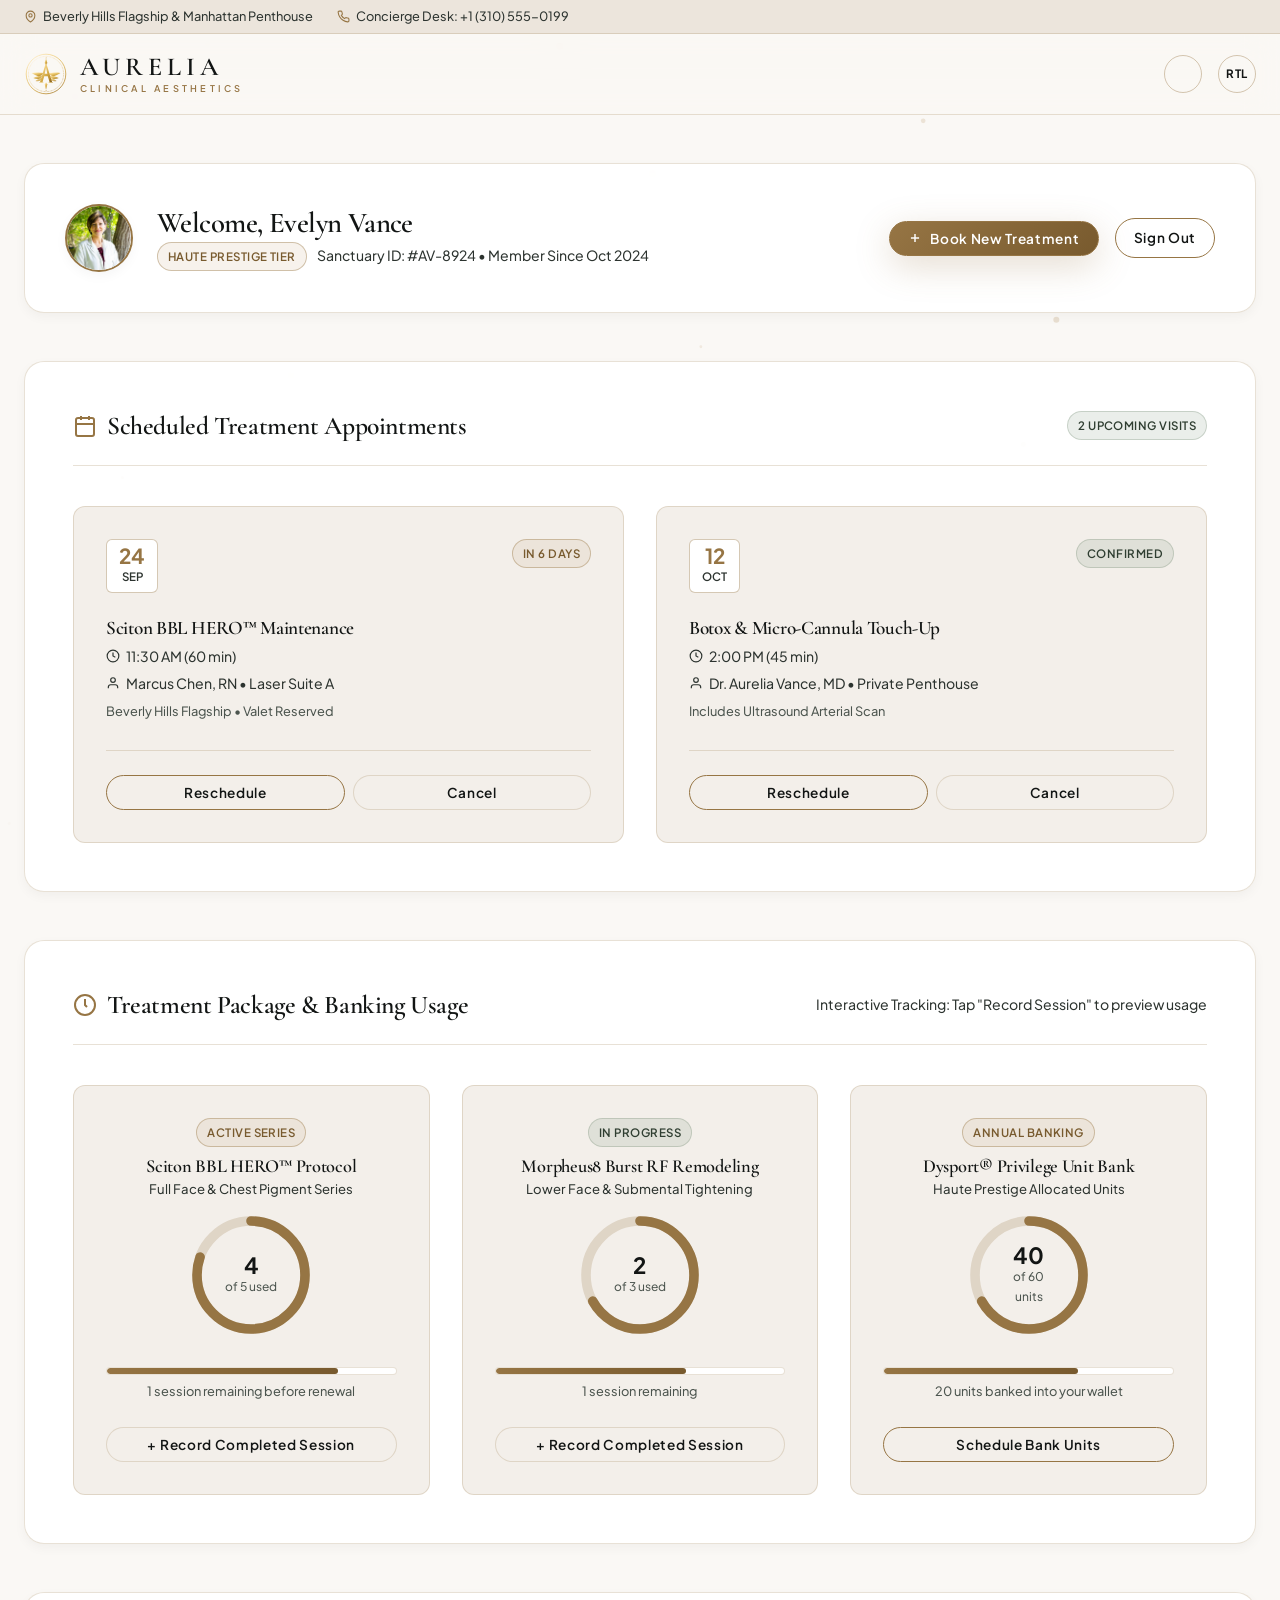
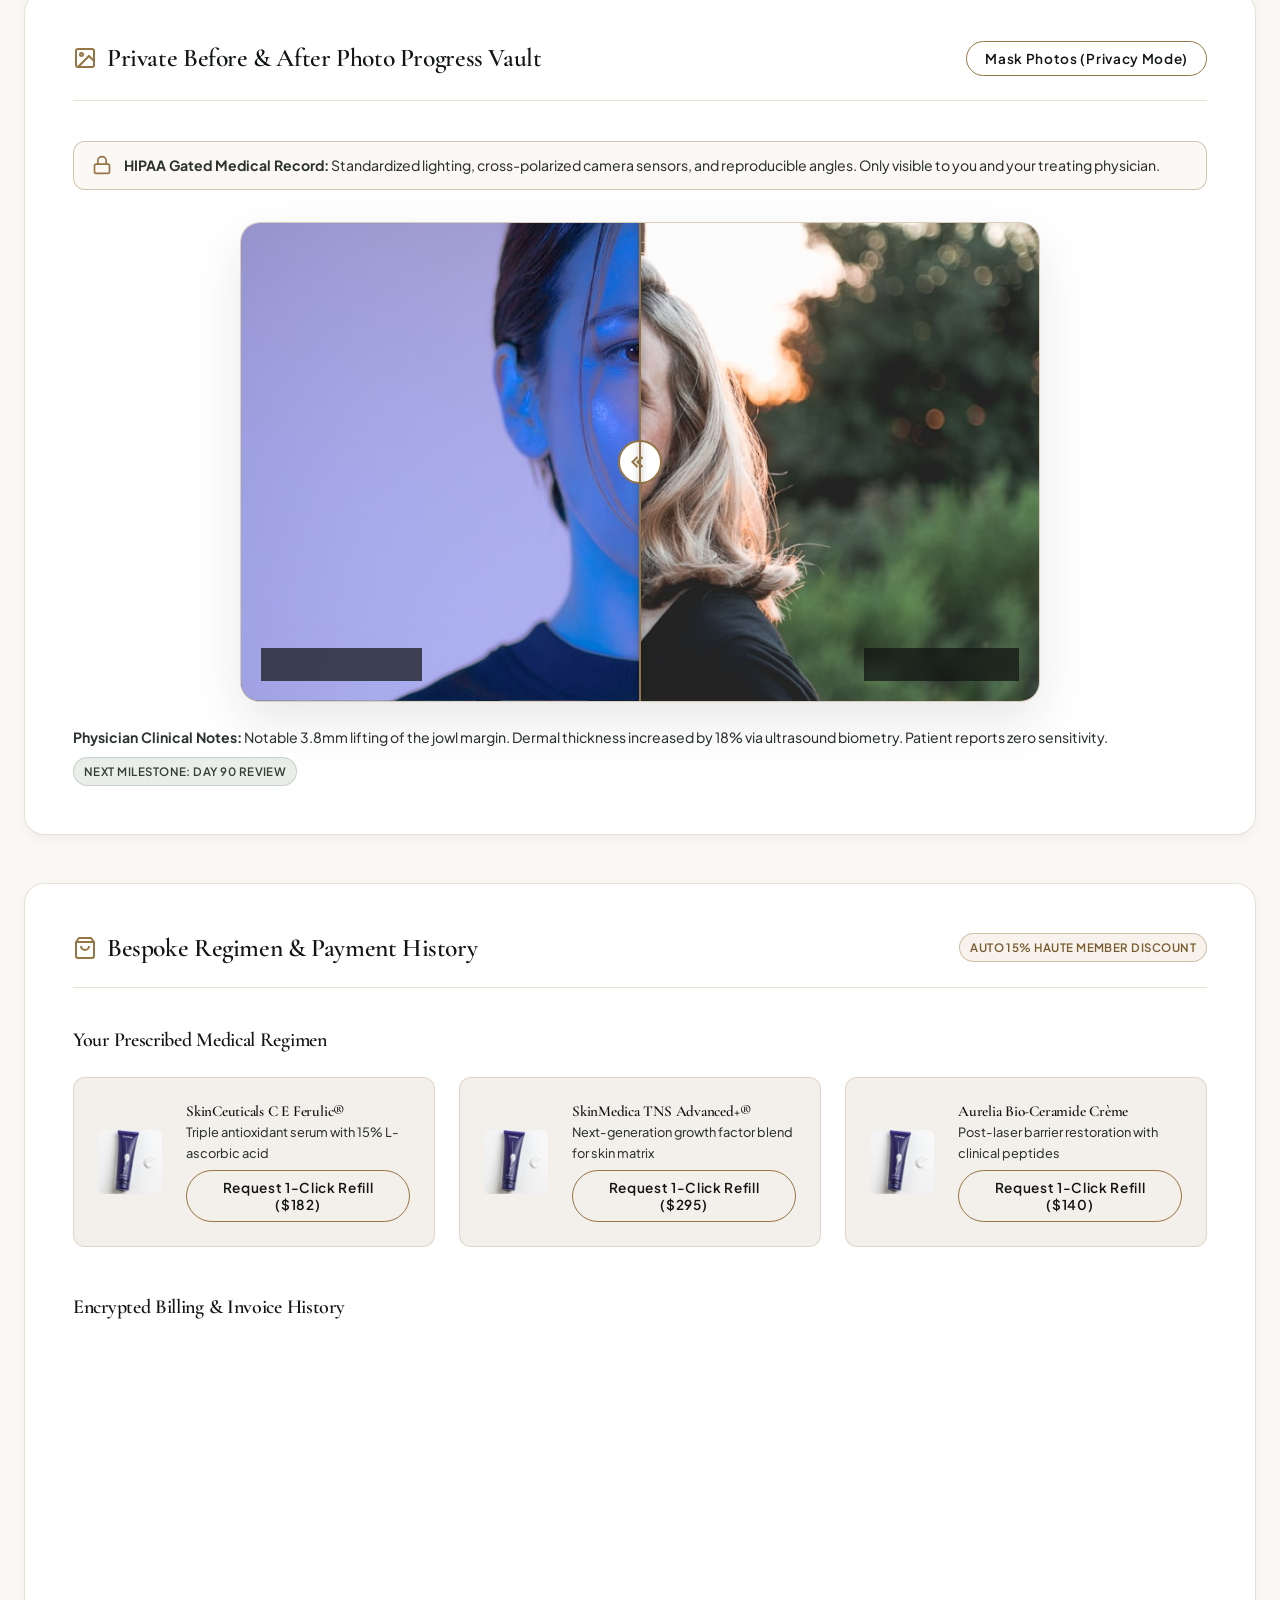
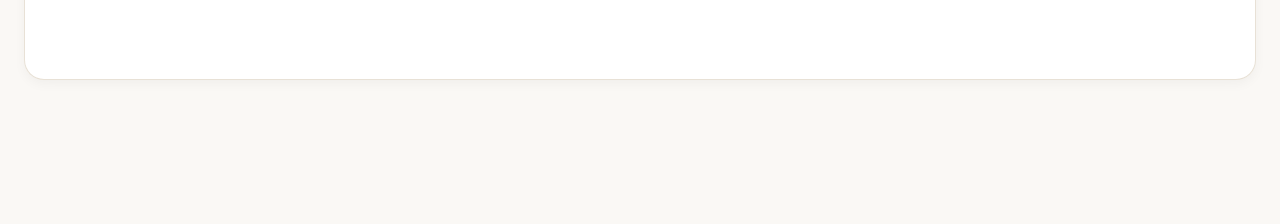
<file: dashboard.html>
<!DOCTYPE html>
<html lang="en">
<head>
  <meta charset="UTF-8">
  <meta name="viewport" content="width=device-width, initial-scale=1.0">
  <title>Client Sanctuary Dashboard | Aurelia Clinical Aesthetics</title>
  <meta name="description" content="Private client portal for Aurelia Clinical Aesthetics. Manage treatment appointments, track package progress, view private photo vault, and reorder skincare.">
  
  <!-- Favicon -->
  <link rel="icon" type="image/svg+xml" href="assets/images/favicon.svg">
  
  <link rel="stylesheet" href="assets/css/main.css">
  <link rel="stylesheet" href="assets/css/components.css">
  <link rel="stylesheet" href="assets/css/dashboard.css">
  <link rel="stylesheet" href="assets/css/animations.css">
  <link rel="stylesheet" href="assets/css/rtl.css">
</head>
<body>

  <canvas id="ambient-canvas"></canvas>

  <aside class="utility-bar" aria-label="Quick Access Bar">
    <div class="container">
      <div class="utility-bar-left">
        <div class="utility-item">
          <svg viewBox="0 0 24 24" fill="none" stroke="currentColor" stroke-width="2"><path d="M12 22s-8-4.5-8-11.8A8 8 0 0 1 12 2a8 8 0 0 1 8 8.2c0 7.3-8 11.8-8 11.8z"/><circle cx="12" cy="10" r="3"/></svg>
          <span>Beverly Hills Flagship & Manhattan Penthouse</span>
        </div>
        <div class="utility-item">
          <svg viewBox="0 0 24 24" fill="none" stroke="currentColor" stroke-width="2"><path d="M22 16.92v3a2 2 0 0 1-2.18 2 19.79 19.79 0 0 1-8.63-3.07 19.5 19.5 0 0 1-6-6 19.79 19.79 0 0 1-3.07-8.67A2 2 0 0 1 4.11 2h3a2 2 0 0 1 2 1.72 12.84 12.84 0 0 0 .7 2.81 2 2 0 0 1-.45 2.11L8.09 9.91a16 16 0 0 0 6 6l1.27-1.27a2 2 0 0 1 2.11-.45 12.84 12.84 0 0 0 2.81.7A2 2 0 0 1 22 16.92z"/></svg>
          <span>Concierge Desk: +1 (310) 555-0199</span>
        </div>
      </div>
    </div>
  </aside>

  <!-- Strict Navbar -->
  <header class="navbar" role="banner">
    <div class="container" style="display: flex; justify-content: space-between; align-items: center;">
      <a href="index.html" class="brand" aria-label="Aurelia Clinical Aesthetics Home">
        <div class="brand-logo">
          <svg class="logo-mark" viewBox="0 0 100 100" fill="none" xmlns="http://www.w3.org/2000/svg">
            <defs>
              <linearGradient id="aurelia-gold-dashboard-1" x1="15%" y1="0%" x2="85%" y2="100%">
                <stop offset="0%" stop-color="#FFF0D0"/>
                <stop offset="25%" stop-color="#F2D283"/>
                <stop offset="60%" stop-color="#D4AA47"/>
                <stop offset="85%" stop-color="#B88A2D"/>
                <stop offset="100%" stop-color="#8C651B"/>
              </linearGradient>
            </defs>
            <circle cx="50" cy="50" r="45" stroke="url(#aurelia-gold-dashboard-1)" stroke-width="1.8" fill="none"/>
            <circle cx="50" cy="50" r="40" stroke="url(#aurelia-gold-dashboard-1)" stroke-width="1.2" stroke-linecap="round" stroke-dasharray="0.1 3.2" fill="none" opacity="0.85"/>
            <path d="M50 14 L53 25 L50 30 L47 25 Z" fill="url(#aurelia-gold-dashboard-1)"/>
            <circle cx="50" cy="13" r="1.2" fill="url(#aurelia-gold-dashboard-1)"/>
            <path d="M50 86 L53 74 L50 69 L47 74 Z" fill="url(#aurelia-gold-dashboard-1)"/>
            <circle cx="50" cy="87" r="1.2" fill="url(#aurelia-gold-dashboard-1)"/>
            <path d="M44 48 C37 47, 26 46, 17 48 C22 51, 28 54, 34 56 C38 55, 42 52, 44 48 Z" fill="url(#aurelia-gold-dashboard-1)"/>
            <path d="M42 53 C36 54, 27 56, 21 59 C26 62, 33 62, 37 60 C40 58, 41 55, 42 53 Z" fill="url(#aurelia-gold-dashboard-1)" opacity="0.9"/>
            <path d="M40 58 C35 60, 29 63, 26 66 C30 67, 35 66, 38 64 C40 62, 40 60, 40 58 Z" fill="url(#aurelia-gold-dashboard-1)" opacity="0.75"/>
            <path d="M56 48 C63 47, 74 46, 83 48 C78 51, 72 54, 66 56 C62 55, 58 52, 56 48 Z" fill="url(#aurelia-gold-dashboard-1)"/>
            <path d="M58 53 C64 54, 73 56, 79 59 C74 62, 67 62, 63 60 C60 58, 59 55, 58 53 Z" fill="url(#aurelia-gold-dashboard-1)" opacity="0.9"/>
            <path d="M60 58 C65 60, 71 63, 74 66 C70 67, 65 66, 62 64 C60 62, 60 60, 60 58 Z" fill="url(#aurelia-gold-dashboard-1)" opacity="0.75"/>
            <path d="M50 24 L64 69 H58.2 L54 55 H46 L42 69 H36.2 L50 24 Z M50 35 L47 49.5 H53 L50 35 Z" fill="url(#aurelia-gold-dashboard-1)"/>
            <path d="M34 68.5 H44 V70 H34 Z M56 68.5 H66 V70 H56 Z" fill="url(#aurelia-gold-dashboard-1)"/>
          </svg>
        </div>
        <div class="brand-text">
          <span class="brand-title">AURELIA</span>
          <span class="brand-subtitle">CLINICAL AESTHETICS</span>
        </div>
      </a>

      <div class="nav-actions">
        <button class="theme-toggle-btn" aria-label="Toggle Dark or Light Mode"></button>
        <button class="rtl-toggle-btn" aria-label="Toggle RTL View">
          <span class="rtl-text">RTL</span>
        </button>
      </div>
    </div>
  </header>

  <main class="dashboard-wrapper">
    <div class="container">

      <!-- Client Profile Summary Banner -->
      <div class="dashboard-header">
        <div class="client-profile-summary">
          <div class="client-avatar">
            <img src="assets/images/provider_director.jpg" alt="Client Avatar Evelyn Vance" width="68" height="68">
          </div>
          <div class="client-info">
            <h1>Welcome, Evelyn Vance</h1>
            <p>
              <span class="badge badge-gold">Haute Prestige Tier</span>
              <span style="margin-left: 8px;">Sanctuary ID: #AV-8924 • Member Since Oct 2024</span>
            </p>
          </div>
        </div>
        <div class="dashboard-quick-actions">
          <button type="button" class="btn btn-gold btn-sm" data-modal-target="modal-book-treatment">
            <svg width="14" height="14" viewBox="0 0 24 24" fill="none" stroke="currentColor" stroke-width="2.5"><line x1="12" y1="5" x2="12" y2="19"/><line x1="5" y1="12" x2="19" y2="12"/></svg>
            <span>Book New Treatment</span>
          </button>
          <a href="#" id="btn-dashboard-logout" class="btn btn-outline btn-sm">Sign Out</a>
        </div>
      </div>

      <!-- MODULE / SECTION 1: BOOK & MANAGE APPOINTMENTS -->
      <section class="dashboard-module" id="dash-appointments">
        <div class="module-header">
          <h2>
            <svg viewBox="0 0 24 24" fill="none" stroke="currentColor" stroke-width="2"><rect x="3" y="4" width="18" height="18" rx="2" ry="2"/><line x1="16" y1="2" x2="16" y2="6"/><line x1="8" y1="2" x2="8" y2="6"/><line x1="3" y1="10" x2="21" y2="10"/></svg>
            <span>Scheduled Treatment Appointments</span>
          </h2>
          <span class="badge badge-sage">2 Upcoming Visits</span>
        </div>

        <div class="appointments-grid">
          <!-- Appointment 1 -->
          <div class="appointment-card">
            <div>
              <div class="appointment-top">
                <div class="appointment-date-badge">
                  <div class="day">24</div>
                  <div class="month">SEP</div>
                </div>
                <span class="badge badge-gold">In 6 Days</span>
              </div>
              <div class="appointment-details">
                <h3>Sciton BBL HERO™ Maintenance</h3>
                <p>
                  <svg width="14" height="14" viewBox="0 0 24 24" fill="none" stroke="currentColor" stroke-width="2"><circle cx="12" cy="12" r="10"/><polyline points="12 6 12 12 16 14"/></svg>
                  <span>11:30 AM (60 min)</span>
                </p>
                <p>
                  <svg width="14" height="14" viewBox="0 0 24 24" fill="none" stroke="currentColor" stroke-width="2"><path d="M20 21v-2a4 4 0 0 0-4-4H8a4 4 0 0 0-4 4v2"/><circle cx="12" cy="7" r="4"/></svg>
                  <span>Marcus Chen, RN • Laser Suite A</span>
                </p>
                <p style="font-size: 0.8rem; color: var(--text-muted); margin-top: 6px;">Beverly Hills Flagship • Valet Reserved</p>
              </div>
            </div>
            <div class="appointment-actions">
              <button type="button" class="btn btn-outline btn-sm btn-reschedule-appt" style="flex: 1;">Reschedule</button>
              <button type="button" class="btn btn-secondary btn-sm btn-cancel-appt" style="flex: 1;">Cancel</button>
            </div>
          </div>

          <!-- Appointment 2 -->
          <div class="appointment-card">
            <div>
              <div class="appointment-top">
                <div class="appointment-date-badge">
                  <div class="day">12</div>
                  <div class="month">OCT</div>
                </div>
                <span class="badge badge-sage">Confirmed</span>
              </div>
              <div class="appointment-details">
                <h3>Botox & Micro-Cannula Touch-Up</h3>
                <p>
                  <svg width="14" height="14" viewBox="0 0 24 24" fill="none" stroke="currentColor" stroke-width="2"><circle cx="12" cy="12" r="10"/><polyline points="12 6 12 12 16 14"/></svg>
                  <span>2:00 PM (45 min)</span>
                </p>
                <p>
                  <svg width="14" height="14" viewBox="0 0 24 24" fill="none" stroke="currentColor" stroke-width="2"><path d="M20 21v-2a4 4 0 0 0-4-4H8a4 4 0 0 0-4 4v2"/><circle cx="12" cy="7" r="4"/></svg>
                  <span>Dr. Aurelia Vance, MD • Private Penthouse</span>
                </p>
                <p style="font-size: 0.8rem; color: var(--text-muted); margin-top: 6px;">Includes Ultrasound Arterial Scan</p>
              </div>
            </div>
            <div class="appointment-actions">
              <button type="button" class="btn btn-outline btn-sm btn-reschedule-appt" style="flex: 1;">Reschedule</button>
              <button type="button" class="btn btn-secondary btn-sm btn-cancel-appt" style="flex: 1;">Cancel</button>
            </div>
          </div>
        </div>
      </section>

      <!-- MODULE / SECTION 2: TRACK TREATMENT PACKAGE USAGE -->
      <section class="dashboard-module" id="dash-packages">
        <div class="module-header">
          <h2>
            <svg viewBox="0 0 24 24" fill="none" stroke="currentColor" stroke-width="2"><circle cx="12" cy="12" r="10"/><polyline points="12 6 12 12 14 14"/></svg>
            <span>Treatment Package & Banking Usage</span>
          </h2>
          <span style="font-size: 0.88rem; color: var(--text-secondary);">Interactive Tracking: Tap "Record Session" to preview usage</span>
        </div>

        <div class="packages-grid">
          <!-- Package 1 -->
          <div class="package-card">
            <span class="badge badge-gold">Active Series</span>
            <h4 style="font-size: 1.15rem; margin-top: 8px;">Sciton BBL HERO™ Protocol</h4>
            <p style="font-size: 0.82rem; color: var(--text-secondary);">Full Face & Chest Pigment Series</p>

            <div class="package-radial-container">
              <svg class="radial-svg" viewBox="0 0 100 100">
                <circle class="radial-circle-bg" cx="50" cy="50" r="45"></circle>
                <circle class="radial-circle-progress" cx="50" cy="50" r="45" stroke-dasharray="283" stroke-dashoffset="56"></circle>
              </svg>
              <div class="package-radial-text">
                <div class="count">4</div>
                <div class="total">of 5 used</div>
              </div>
            </div>

            <div class="package-bar-container">
              <div class="package-bar-fill" style="width: 80%;"></div>
            </div>

            <div style="font-size: 0.8rem; color: var(--text-muted); margin-top: 6px;">1 session remaining before renewal</div>
            <button type="button" class="btn btn-secondary btn-sm btn-use-session" style="margin-top: var(--space-3); width: 100%;">+ Record Completed Session</button>
          </div>

          <!-- Package 2 -->
          <div class="package-card">
            <span class="badge badge-sage">In Progress</span>
            <h4 style="font-size: 1.15rem; margin-top: 8px;">Morpheus8 Burst RF Remodeling</h4>
            <p style="font-size: 0.82rem; color: var(--text-secondary);">Lower Face & Submental Tightening</p>

            <div class="package-radial-container">
              <svg class="radial-svg" viewBox="0 0 100 100">
                <circle class="radial-circle-bg" cx="50" cy="50" r="45"></circle>
                <circle class="radial-circle-progress" cx="50" cy="50" r="45" stroke-dasharray="283" stroke-dashoffset="94"></circle>
              </svg>
              <div class="package-radial-text">
                <div class="count">2</div>
                <div class="total">of 3 used</div>
              </div>
            </div>

            <div class="package-bar-container">
              <div class="package-bar-fill" style="width: 66%;"></div>
            </div>

            <div style="font-size: 0.8rem; color: var(--text-muted); margin-top: 6px;">1 session remaining</div>
            <button type="button" class="btn btn-secondary btn-sm btn-use-session" style="margin-top: var(--space-3); width: 100%;">+ Record Completed Session</button>
          </div>

          <!-- Package 3 -->
          <div class="package-card">
            <span class="badge badge-gold">Annual Banking</span>
            <h4 style="font-size: 1.15rem; margin-top: 8px;">Dysport® Privilege Unit Bank</h4>
            <p style="font-size: 0.82rem; color: var(--text-secondary);">Haute Prestige Allocated Units</p>

            <div class="package-radial-container">
              <svg class="radial-svg" viewBox="0 0 100 100">
                <circle class="radial-circle-bg" cx="50" cy="50" r="45"></circle>
                <circle class="radial-circle-progress" cx="50" cy="50" r="45" stroke-dasharray="283" stroke-dashoffset="94"></circle>
              </svg>
              <div class="package-radial-text">
                <div class="count">40</div>
                <div class="total">of 60 units</div>
              </div>
            </div>

            <div class="package-bar-container">
              <div class="package-bar-fill" style="width: 67%;"></div>
            </div>

            <div style="font-size: 0.8rem; color: var(--text-muted); margin-top: 6px;">20 units banked into your wallet</div>
            <button type="button" class="btn btn-outline btn-sm" data-modal-target="modal-book-treatment" style="margin-top: var(--space-3); width: 100%;">Schedule Bank Units</button>
          </div>
        </div>
      </section>

      <!-- MODULE / SECTION 3: PRIVATE BEFORE-AND-AFTER PHOTO PROGRESS VIEWER -->
      <section class="dashboard-module" id="dash-photos">
        <div class="module-header">
          <h2>
            <svg viewBox="0 0 24 24" fill="none" stroke="currentColor" stroke-width="2"><rect x="3" y="3" width="18" height="18" rx="2" ry="2"/><circle cx="8.5" cy="8.5" r="1.5"/><polyline points="21 15 16 10 5 21"/></svg>
            <span>Private Before & After Photo Progress Vault</span>
          </h2>
          <button type="button" id="btn-toggle-privacy" class="btn btn-outline btn-sm">
            Mask Photos (Privacy Mode)
          </button>
        </div>

        <div class="vault-disclaimer">
          <svg width="20" height="20" viewBox="0 0 24 24" fill="none" stroke="currentColor" stroke-width="2"><rect x="3" y="11" width="18" height="11" rx="2" ry="2"/><path d="M7 11V7a5 5 0 0 1 10 0v4"/></svg>
          <span>
            <strong>HIPAA Gated Medical Record:</strong> Standardized lighting, cross-polarized camera sensors, and reproducible angles. Only visible to you and your treating physician.
          </span>
        </div>

        <div class="vault-slider-box" style="transition: filter 0.3s ease;">
          <div class="ba-slider-container" aria-label="Personal Clinical Photo Progress Comparison">
            <div class="ba-image ba-image-before">
              <img src="assets/images/before_after_before.jpg" alt="Baseline Photo Day 0" width="800" height="440">
              <span class="ba-label ba-label-before">Baseline (Day 0)</span>
            </div>
            <div class="ba-image ba-image-after">
              <img src="assets/images/before_after_after.jpg" alt="Post-Treatment Photo Day 60" width="800" height="440">
              <span class="ba-label ba-label-after">Current (Day 60)</span>
            </div>
            <div class="ba-handle" role="slider" aria-valuenow="50" aria-valuemin="0" aria-valuemax="100">
              <svg viewBox="0 0 24 24" fill="none" stroke="currentColor" stroke-width="2.5"><polyline points="15 18 9 12 15 6"/><polyline points="9 18 3 12 9 6"/></svg>
            </div>
          </div>
        </div>

        <div class="vault-meta">
          <div>
            <strong>Physician Clinical Notes:</strong> Notable 3.8mm lifting of the jowl margin. Dermal thickness increased by 18% via ultrasound biometry. Patient reports zero sensitivity.
          </div>
          <div>
            <span class="badge badge-sage">Next Milestone: Day 90 Review</span>
          </div>
        </div>
      </section>

      <!-- MODULE / SECTION 4: SKINCARE REGIMEN & PAYMENT HISTORY -->
      <section class="dashboard-module" id="dash-skincare-payments">
        <div class="module-header">
          <h2>
            <svg viewBox="0 0 24 24" fill="none" stroke="currentColor" stroke-width="2"><path d="M6 2L3 6v14a2 2 0 0 0 2 2h14a2 2 0 0 0 2-2V6l-3-4z"/><line x1="3" y1="6" x2="21" y2="6"/><path d="M16 10a4 4 0 0 1-8 0"/></svg>
            <span>Bespoke Regimen & Payment History</span>
          </h2>
          <span class="badge badge-gold">Auto 15% Haute Member Discount</span>
        </div>

        <h3 style="font-size: 1.25rem; margin-bottom: var(--space-3);">Your Prescribed Medical Regimen</h3>
        <div class="skincare-grid">
          <!-- Item 1 -->
          <div class="skincare-item-card">
            <div class="skincare-item-thumb">
              <img src="assets/images/skincare_products.jpg" alt="SkinCeuticals C E Ferulic" width="64" height="64">
            </div>
            <div class="skincare-item-info">
              <h4>SkinCeuticals C E Ferulic®</h4>
              <p>Triple antioxidant serum with 15% L-ascorbic acid</p>
              <button type="button" class="btn btn-outline btn-sm btn-request-refill">Request 1-Click Refill ($182)</button>
            </div>
          </div>

          <!-- Item 2 -->
          <div class="skincare-item-card">
            <div class="skincare-item-thumb">
              <img src="assets/images/skincare_products.jpg" alt="SkinMedica TNS Advanced+ Serum" width="64" height="64">
            </div>
            <div class="skincare-item-info">
              <h4>SkinMedica TNS Advanced+®</h4>
              <p>Next-generation growth factor blend for skin matrix</p>
              <button type="button" class="btn btn-outline btn-sm btn-request-refill">Request 1-Click Refill ($295)</button>
            </div>
          </div>

          <!-- Item 3 -->
          <div class="skincare-item-card">
            <div class="skincare-item-thumb">
              <img src="assets/images/skincare_products.jpg" alt="Aurelia Bio-Ceramide Crème" width="64" height="64">
            </div>
            <div class="skincare-item-info">
              <h4>Aurelia Bio-Ceramide Crème</h4>
              <p>Post-laser barrier restoration with clinical peptides</p>
              <button type="button" class="btn btn-outline btn-sm btn-request-refill">Request 1-Click Refill ($140)</button>
            </div>
          </div>
        </div>

        <h3 style="font-size: 1.25rem; margin-top: var(--space-6); margin-bottom: var(--space-3);">Encrypted Billing & Invoice History</h3>
        <div class="payments-table-container">
          <table class="payments-table">
            <thead>
              <tr>
                <th>Date</th>
                <th>Protocol / Description</th>
                <th>Treating Specialist</th>
                <th>Amount</th>
                <th>Status</th>
                <th>Action</th>
              </tr>
            </thead>
            <tbody>
              <tr>
                <td>Sep 01, 2026</td>
                <td>Haute Prestige Monthly Membership</td>
                <td>Concierge Auto-Billing</td>
                <td>$699.00</td>
                <td><span class="payment-status-tag">Paid</span></td>
                <td><button type="button" class="btn btn-secondary btn-sm btn-download-receipt">Download PDF</button></td>
              </tr>
              <tr>
                <td>Aug 14, 2026</td>
                <td>Morpheus8 Burst RF Session 2</td>
                <td>Elena Rostova, PA-C</td>
                <td>$1,250.00</td>
                <td><span class="payment-status-tag">Paid</span></td>
                <td><button type="button" class="btn btn-secondary btn-sm btn-download-receipt">Download PDF</button></td>
              </tr>
              <tr>
                <td>Jul 20, 2026</td>
                <td>Sciton BBL HERO Face & Neck</td>
                <td>Marcus Chen, RN</td>
                <td>$850.00</td>
                <td><span class="payment-status-tag">Paid</span></td>
                <td><button type="button" class="btn btn-secondary btn-sm btn-download-receipt">Download PDF</button></td>
              </tr>
            </tbody>
          </table>
        </div>
      </section>

    </div>
  </main>

  <!-- Appointment Booking Modal -->
  <div class="modal" id="modal-book-treatment" role="dialog" aria-modal="true" aria-labelledby="modal-book-title-dash">
    <div class="modal-overlay"></div>
    <div class="modal-card">
      <button class="modal-close" aria-label="Close modal">
        <svg width="20" height="20" viewBox="0 0 24 24" fill="none" stroke="currentColor" stroke-width="2"><line x1="18" y1="6" x2="6" y2="18"/><line x1="6" y1="6" x2="18" y2="18"/></svg>
      </button>
      <div style="text-align: center; margin-bottom: var(--space-4);">
        <span class="eyebrow" style="color: var(--accent-gold); font-weight: 600; text-transform: uppercase; letter-spacing: 0.15em; font-size: 0.75rem;">VIP Priority Reservation</span>
        <h3 id="modal-book-title-dash" style="font-size: 1.8rem; margin-top: 4px;">Book Sanctuary Treatment</h3>
        <p style="font-size: 0.9rem;">Your Haute Prestige status unlocks same-week reservations.</p>
      </div>

      <form data-validate="true">
        <div class="form-group">
          <label class="form-label" for="dash-treatment">Treatment Series or Maintenance Protocol</label>
          <select id="dash-treatment" class="form-select" required>
            <option value="bbl">Sciton BBL HERO Session (Package Series)</option>
            <option value="morpheus8">Morpheus8 Burst RF Session (Package Series)</option>
            <option value="dysport">Dysport Touch-Up (Drawn from Bank)</option>
            <option value="facial">Hydra-Luxe Monthly Privilege Facial</option>
          </select>
        </div>

        <div class="grid-2">
          <div class="form-group">
            <label class="form-label" for="dash-date">Preferred Date</label>
            <input type="date" id="dash-date" class="form-input" required>
          </div>
          <div class="form-group">
            <label class="form-label" for="dash-time">Preferred Time Window</label>
            <select id="dash-time" class="form-select">
              <option value="morning">Morning (9:00 AM – 12:00 PM)</option>
              <option value="afternoon">Afternoon (12:00 PM – 4:00 PM)</option>
              <option value="evening">Evening (4:00 PM – 7:00 PM)</option>
            </select>
          </div>
        </div>

        <div class="form-group">
          <label class="form-label" for="dash-practitioner">Specialist Request</label>
          <select id="dash-practitioner" class="form-select">
            <option value="dr-vance">Dr. Aurelia Vance, MD, FACS</option>
            <option value="elena">Elena Rostova, PA-C (Master Injector)</option>
            <option value="marcus">Marcus Chen, RN (Laser Specialist)</option>
            <option value="any">First Available Senior Specialist</option>
          </select>
        </div>

        <button type="submit" class="btn btn-gold" style="width: 100%;">Confirm Priority Reservation</button>
      </form>
    </div>
  </div>



  <script src="assets/js/particles.js"></script>
  <script src="assets/js/tilt.js"></script>
  <script src="assets/js/auth.js"></script>
  <script src="assets/js/dashboard.js"></script>
  <script src="assets/js/main.js"></script>
</body>
</html>
</file>
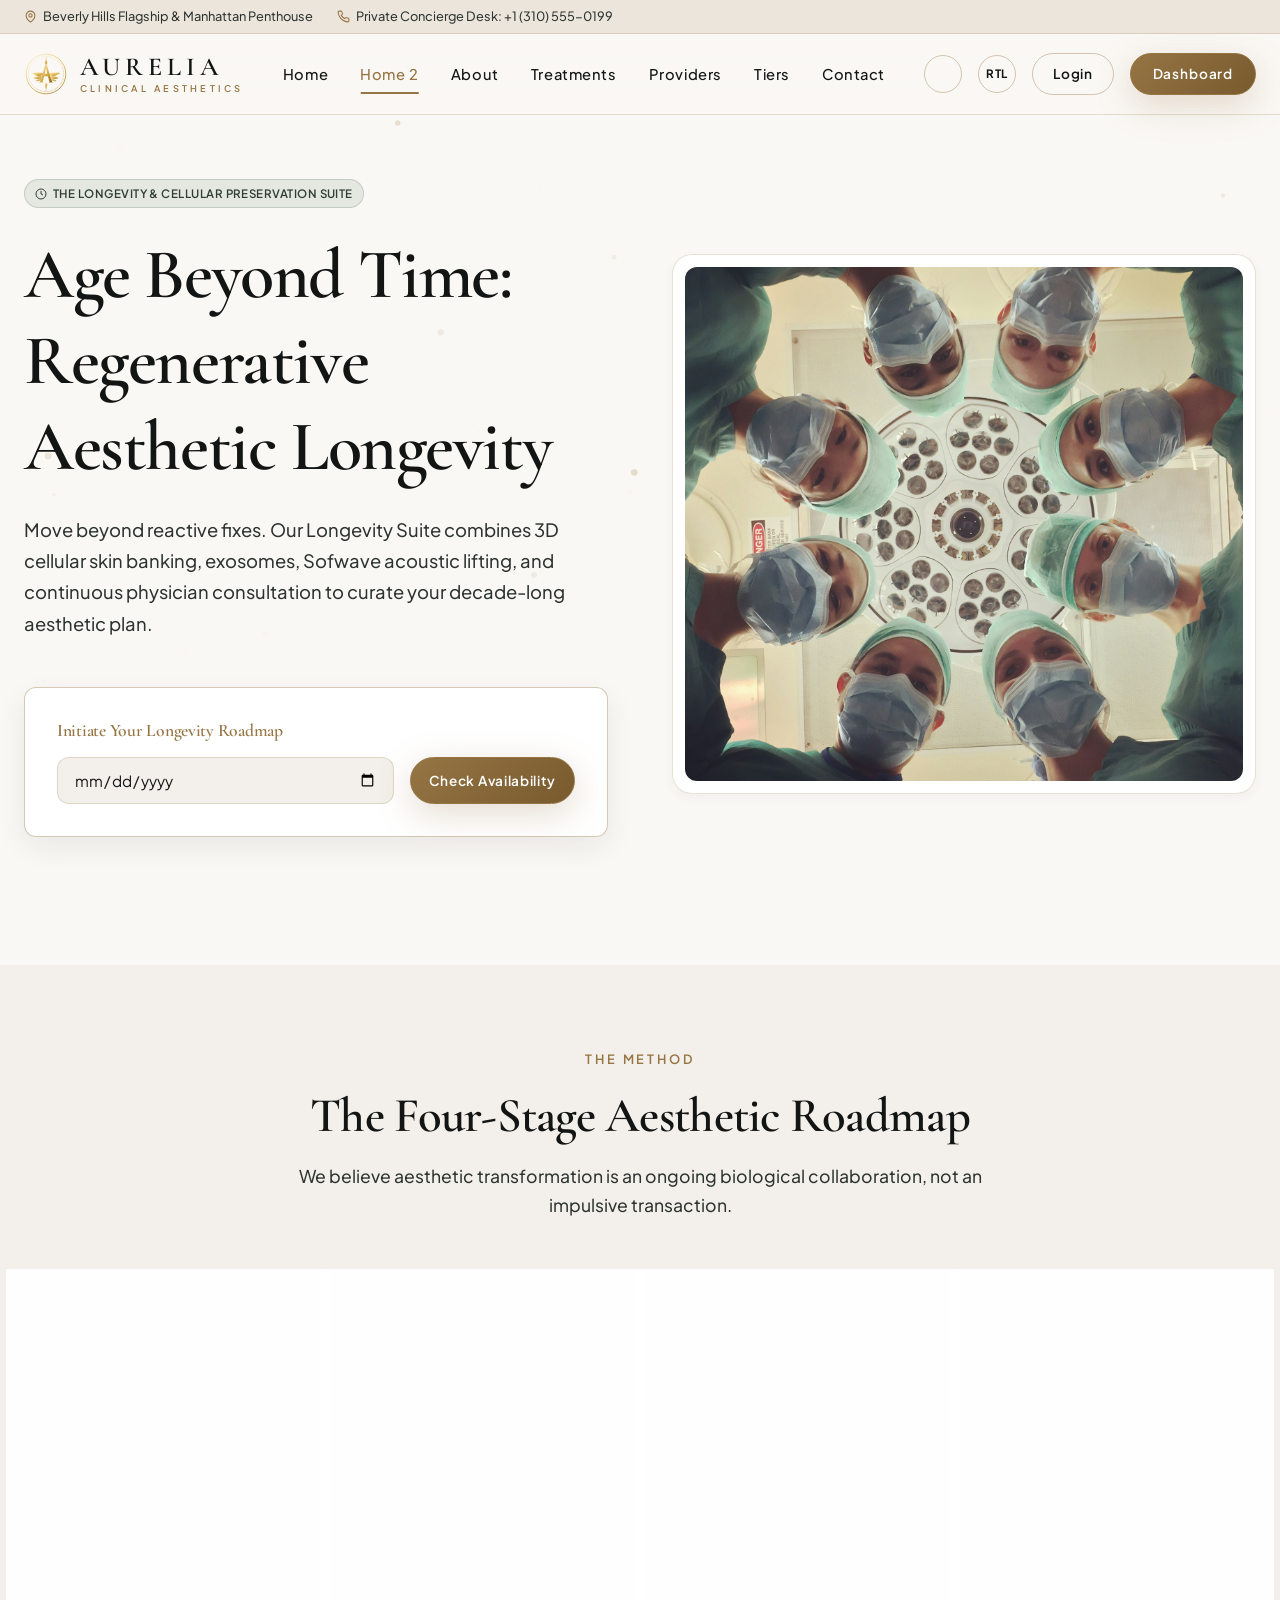
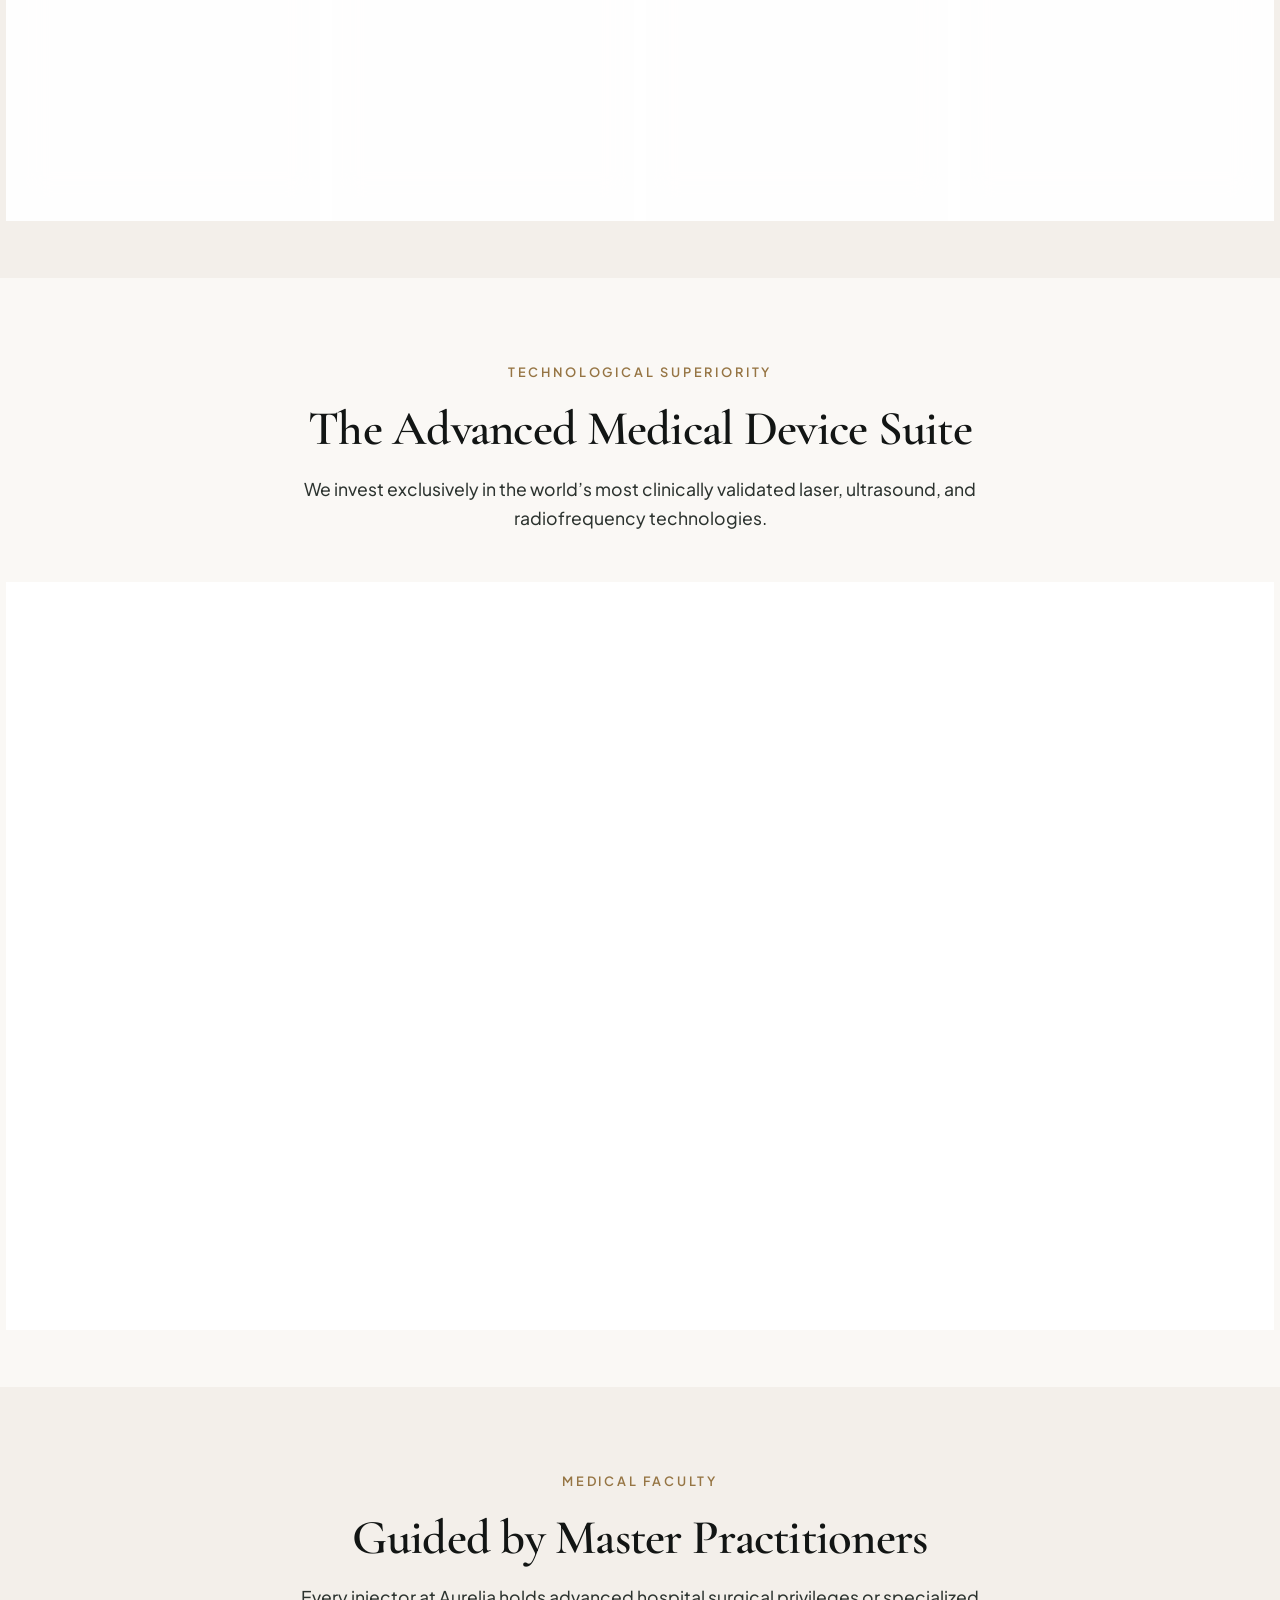
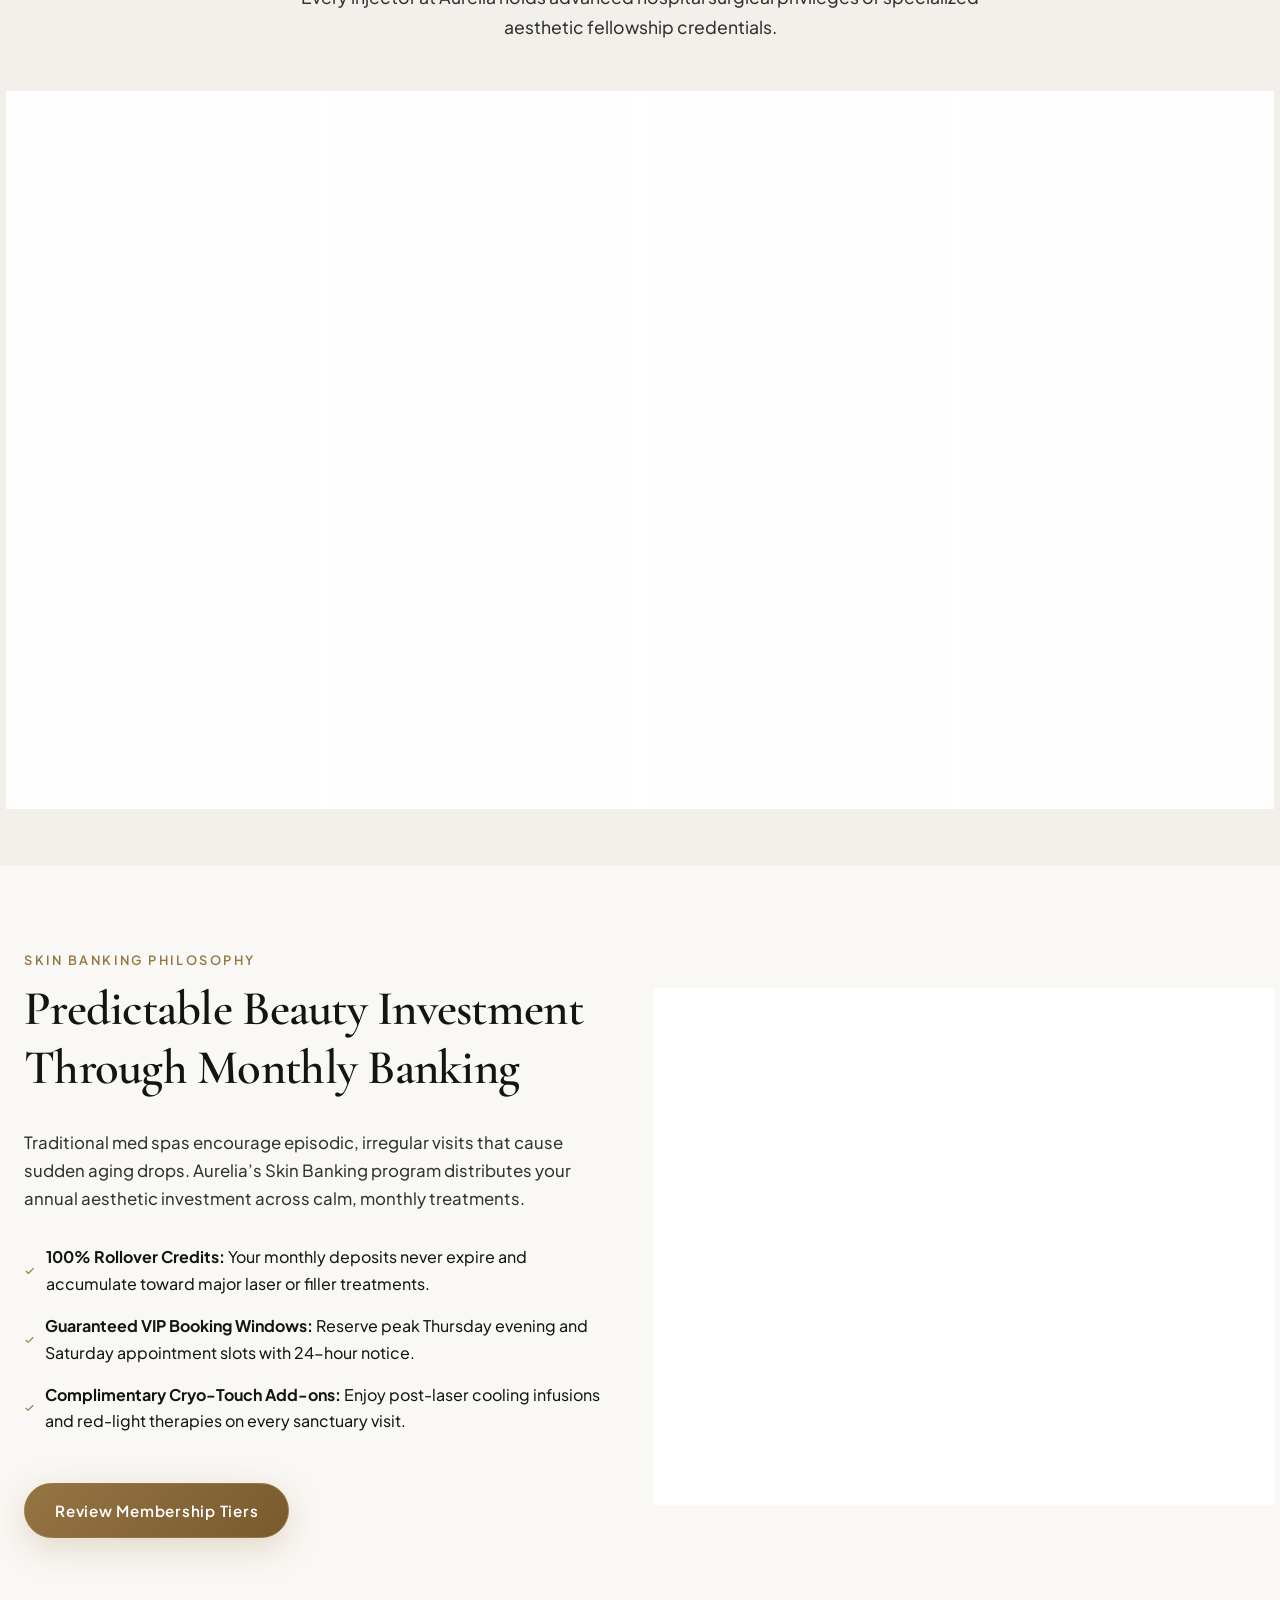
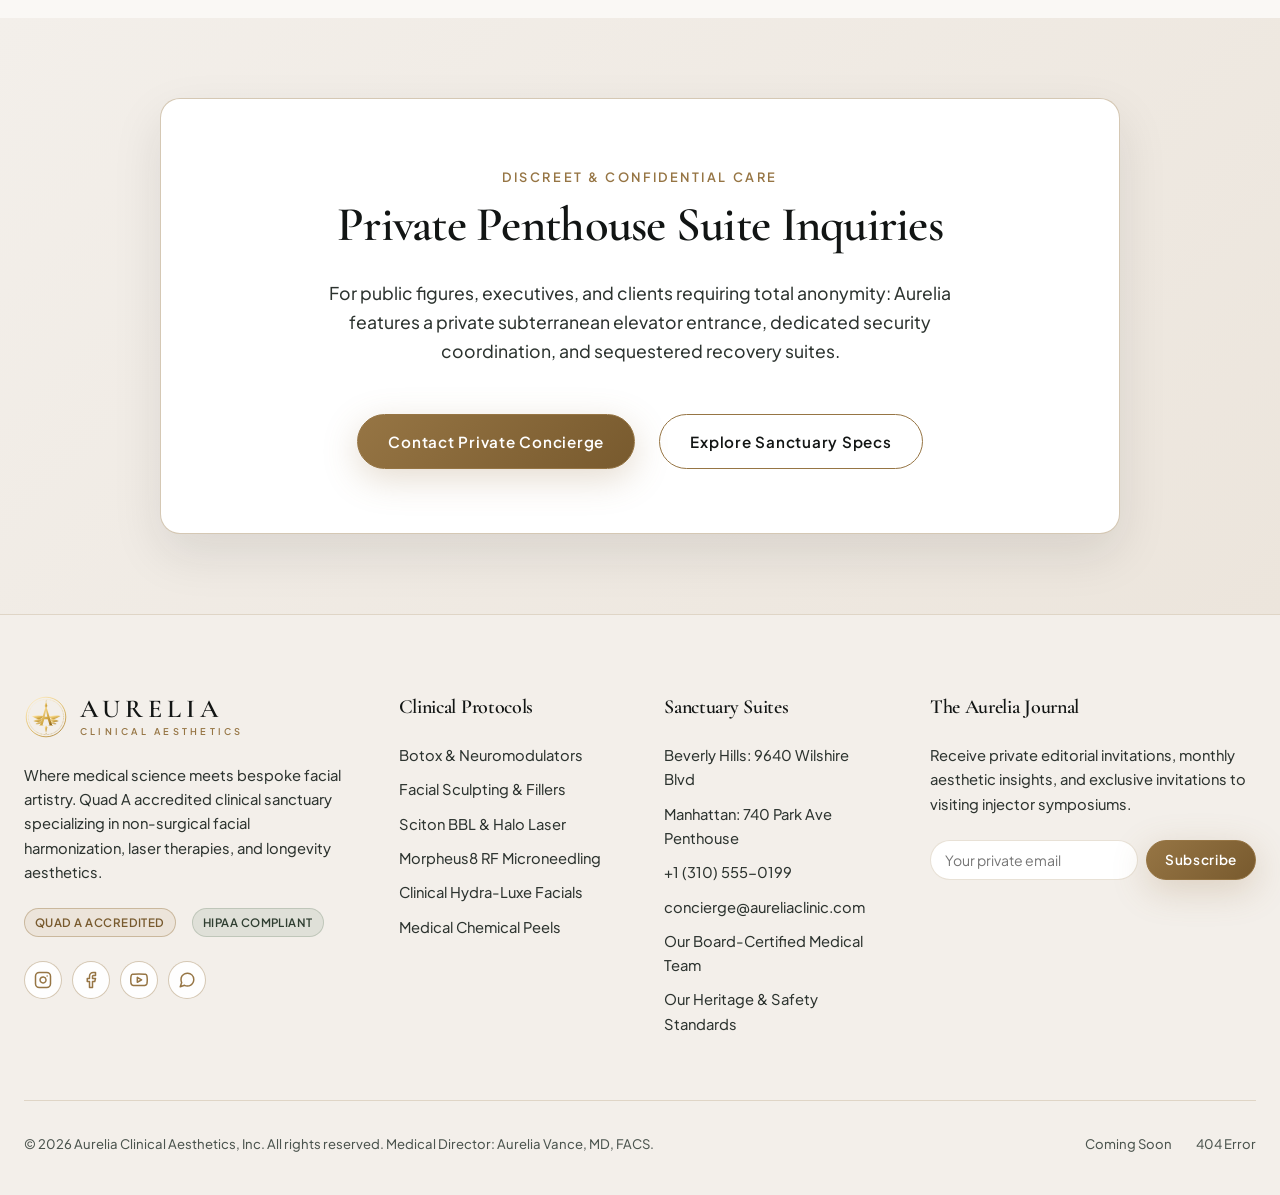
<file: home-2.html>
<!DOCTYPE html>
<html lang="en">
<head>
  <meta charset="UTF-8">
  <meta name="viewport" content="width=device-width, initial-scale=1.0">
  <title>Aurelia Longevity | Regenerative Aesthetics & Concierge Care</title>
  <meta name="description" content="Discover cellular longevity, high-tech laser suites, and master injector protocols at Aurelia Clinical Aesthetics. Bespoke aesthetic journeys in Beverly Hills.">
  
  <!-- Favicon -->
  <link rel="icon" type="image/svg+xml" href="assets/images/favicon.svg">
  
  <link rel="stylesheet" href="assets/css/main.css">
  <link rel="stylesheet" href="assets/css/components.css">
  <link rel="stylesheet" href="assets/css/animations.css">
  <link rel="stylesheet" href="assets/css/rtl.css">

  <script type="application/ld+json">
  {
    "@context": "https://schema.org",
    "@type": "MedicalBusiness",
    "name": "Aurelia Longevity & Regenerative Aesthetics",
    "image": "assets/images/hero_consult.jpg",
    "telephone": "+1-310-555-0199",
    "email": "concierge@aureliaclinic.com"
  }
  </script>
</head>
<body>

  <!-- Ambient Particle Canvas -->
  <canvas id="ambient-canvas"></canvas>

  <!-- Top Utility Bar -->
  <aside class="utility-bar" aria-label="Quick Access Bar">
    <div class="container">
      <div class="utility-bar-left">
        <div class="utility-item">
          <svg viewBox="0 0 24 24" fill="none" stroke="currentColor" stroke-width="2"><path d="M12 22s-8-4.5-8-11.8A8 8 0 0 1 12 2a8 8 0 0 1 8 8.2c0 7.3-8 11.8-8 11.8z"/><circle cx="12" cy="10" r="3"/></svg>
          <span>Beverly Hills Flagship & Manhattan Penthouse</span>
        </div>
        <div class="utility-item">
          <svg viewBox="0 0 24 24" fill="none" stroke="currentColor" stroke-width="2"><path d="M22 16.92v3a2 2 0 0 1-2.18 2 19.79 19.79 0 0 1-8.63-3.07 19.5 19.5 0 0 1-6-6 19.79 19.79 0 0 1-3.07-8.67A2 2 0 0 1 4.11 2h3a2 2 0 0 1 2 1.72 12.84 12.84 0 0 0 .7 2.81 2 2 0 0 1-.45 2.11L8.09 9.91a16 16 0 0 0 6 6l1.27-1.27a2 2 0 0 1 2.11-.45 12.84 12.84 0 0 0 2.81.7A2 2 0 0 1 22 16.92z"/></svg>
          <span>Private Concierge Desk: +1 (310) 555-0199</span>
        </div>
      </div>
    </div>
  </aside>

  <!-- Strict Navbar -->
  <header class="navbar" role="banner">
    <div class="container">
      <a href="index.html" class="brand" aria-label="Aurelia Clinical Aesthetics Home">
        <div class="brand-logo">
          <svg class="logo-mark" viewBox="0 0 100 100" fill="none" xmlns="http://www.w3.org/2000/svg">
            <defs>
              <linearGradient id="aurelia-gold-home_2-1" x1="15%" y1="0%" x2="85%" y2="100%">
                <stop offset="0%" stop-color="#FFF0D0"/>
                <stop offset="25%" stop-color="#F2D283"/>
                <stop offset="60%" stop-color="#D4AA47"/>
                <stop offset="85%" stop-color="#B88A2D"/>
                <stop offset="100%" stop-color="#8C651B"/>
              </linearGradient>
            </defs>
            <circle cx="50" cy="50" r="45" stroke="url(#aurelia-gold-home_2-1)" stroke-width="1.8" fill="none"/>
            <circle cx="50" cy="50" r="40" stroke="url(#aurelia-gold-home_2-1)" stroke-width="1.2" stroke-linecap="round" stroke-dasharray="0.1 3.2" fill="none" opacity="0.85"/>
            <path d="M50 14 L53 25 L50 30 L47 25 Z" fill="url(#aurelia-gold-home_2-1)"/>
            <circle cx="50" cy="13" r="1.2" fill="url(#aurelia-gold-home_2-1)"/>
            <path d="M50 86 L53 74 L50 69 L47 74 Z" fill="url(#aurelia-gold-home_2-1)"/>
            <circle cx="50" cy="87" r="1.2" fill="url(#aurelia-gold-home_2-1)"/>
            <path d="M44 48 C37 47, 26 46, 17 48 C22 51, 28 54, 34 56 C38 55, 42 52, 44 48 Z" fill="url(#aurelia-gold-home_2-1)"/>
            <path d="M42 53 C36 54, 27 56, 21 59 C26 62, 33 62, 37 60 C40 58, 41 55, 42 53 Z" fill="url(#aurelia-gold-home_2-1)" opacity="0.9"/>
            <path d="M40 58 C35 60, 29 63, 26 66 C30 67, 35 66, 38 64 C40 62, 40 60, 40 58 Z" fill="url(#aurelia-gold-home_2-1)" opacity="0.75"/>
            <path d="M56 48 C63 47, 74 46, 83 48 C78 51, 72 54, 66 56 C62 55, 58 52, 56 48 Z" fill="url(#aurelia-gold-home_2-1)"/>
            <path d="M58 53 C64 54, 73 56, 79 59 C74 62, 67 62, 63 60 C60 58, 59 55, 58 53 Z" fill="url(#aurelia-gold-home_2-1)" opacity="0.9"/>
            <path d="M60 58 C65 60, 71 63, 74 66 C70 67, 65 66, 62 64 C60 62, 60 60, 60 58 Z" fill="url(#aurelia-gold-home_2-1)" opacity="0.75"/>
            <path d="M50 24 L64 69 H58.2 L54 55 H46 L42 69 H36.2 L50 24 Z M50 35 L47 49.5 H53 L50 35 Z" fill="url(#aurelia-gold-home_2-1)"/>
            <path d="M34 68.5 H44 V70 H34 Z M56 68.5 H66 V70 H56 Z" fill="url(#aurelia-gold-home_2-1)"/>
          </svg>
        </div>
        <div class="brand-text">
          <span class="brand-title">AURELIA</span>
          <span class="brand-subtitle">CLINICAL AESTHETICS</span>
        </div>
      </a>

      <nav class="nav-menu" aria-label="Primary Navigation">
        <div class="nav-item"><a href="index.html" class="nav-link">Home</a></div>
        <div class="nav-item"><a href="home-2.html" class="nav-link active">Home 2</a></div>
        <div class="nav-item"><a href="about.html" class="nav-link">About</a></div>
        <div class="nav-item"><a href="treatments.html" class="nav-link">Treatments</a></div>
        <div class="nav-item"><a href="providers.html" class="nav-link">Providers</a></div>
        <div class="nav-item"><a href="memberships.html" class="nav-link">Tiers</a></div>
        <div class="nav-item"><a href="contact.html" class="nav-link">Contact</a></div>
      </nav>

      <div class="nav-actions">
        <button class="theme-toggle-btn" aria-label="Toggle Dark or Light Mode"></button>
        <button class="rtl-toggle-btn" aria-label="Toggle RTL View">
          <span class="rtl-text">RTL</span>
        </button>
        <a href="login.html" class="btn-nav-login">Login</a>
        <a href="dashboard.html" class="btn-nav-dashboard">Dashboard</a>
      </div>

      <button class="mobile-toggle" aria-label="Open Navigation Menu">
        <svg viewBox="0 0 24 24" fill="none" stroke="currentColor" stroke-width="2"><line x1="3" y1="12" x2="21" y2="12"/><line x1="3" y1="6" x2="21" y2="6"/><line x1="3" y1="18" x2="21" y2="18"/></svg>
      </button>
    </div>
  </header>

  <!-- Mobile Drawer -->
  <div class="mobile-overlay"></div>
  <aside class="mobile-drawer" aria-label="Mobile Navigation">
    <div>
      <div class="mobile-drawer-header">
        <a href="index.html" class="brand" aria-label="Aurelia Clinical Aesthetics Home">
          <div class="brand-logo">
            <svg class="logo-mark" viewBox="0 0 100 100" fill="none" xmlns="http://www.w3.org/2000/svg">
              <defs>
                <linearGradient id="aurelia-gold-home_2-2" x1="15%" y1="0%" x2="85%" y2="100%">
                  <stop offset="0%" stop-color="#FFF0D0"/>
                  <stop offset="25%" stop-color="#F2D283"/>
                  <stop offset="60%" stop-color="#D4AA47"/>
                  <stop offset="85%" stop-color="#B88A2D"/>
                  <stop offset="100%" stop-color="#8C651B"/>
                </linearGradient>
              </defs>
              <circle cx="50" cy="50" r="45" stroke="url(#aurelia-gold-home_2-2)" stroke-width="1.8" fill="none"/>
              <circle cx="50" cy="50" r="40" stroke="url(#aurelia-gold-home_2-2)" stroke-width="1.2" stroke-linecap="round" stroke-dasharray="0.1 3.2" fill="none" opacity="0.85"/>
              <path d="M50 14 L53 25 L50 30 L47 25 Z" fill="url(#aurelia-gold-home_2-2)"/>
              <circle cx="50" cy="13" r="1.2" fill="url(#aurelia-gold-home_2-2)"/>
              <path d="M50 86 L53 74 L50 69 L47 74 Z" fill="url(#aurelia-gold-home_2-2)"/>
              <circle cx="50" cy="87" r="1.2" fill="url(#aurelia-gold-home_2-2)"/>
              <path d="M44 48 C37 47, 26 46, 17 48 C22 51, 28 54, 34 56 C38 55, 42 52, 44 48 Z" fill="url(#aurelia-gold-home_2-2)"/>
              <path d="M42 53 C36 54, 27 56, 21 59 C26 62, 33 62, 37 60 C40 58, 41 55, 42 53 Z" fill="url(#aurelia-gold-home_2-2)" opacity="0.9"/>
              <path d="M40 58 C35 60, 29 63, 26 66 C30 67, 35 66, 38 64 C40 62, 40 60, 40 58 Z" fill="url(#aurelia-gold-home_2-2)" opacity="0.75"/>
              <path d="M56 48 C63 47, 74 46, 83 48 C78 51, 72 54, 66 56 C62 55, 58 52, 56 48 Z" fill="url(#aurelia-gold-home_2-2)"/>
              <path d="M58 53 C64 54, 73 56, 79 59 C74 62, 67 62, 63 60 C60 58, 59 55, 58 53 Z" fill="url(#aurelia-gold-home_2-2)" opacity="0.9"/>
              <path d="M60 58 C65 60, 71 63, 74 66 C70 67, 65 66, 62 64 C60 62, 60 60, 60 58 Z" fill="url(#aurelia-gold-home_2-2)" opacity="0.75"/>
              <path d="M50 24 L64 69 H58.2 L54 55 H46 L42 69 H36.2 L50 24 Z M50 35 L47 49.5 H53 L50 35 Z" fill="url(#aurelia-gold-home_2-2)"/>
              <path d="M34 68.5 H44 V70 H34 Z M56 68.5 H66 V70 H56 Z" fill="url(#aurelia-gold-home_2-2)"/>
            </svg>
          </div>
          <div class="brand-text">
            <span class="brand-title">AURELIA</span>
            <span class="brand-subtitle">CLINICAL AESTHETICS</span>
          </div>
        </a>
        <button class="mobile-drawer-close" aria-label="Close Navigation Menu">
          <svg width="24" height="24" viewBox="0 0 24 24" fill="none" stroke="currentColor" stroke-width="2"><line x1="18" y1="6" x2="6" y2="18"/><line x1="6" y1="6" x2="18" y2="18"/></svg>
        </button>
      </div>
      <nav class="mobile-nav-menu">
        <a href="index.html" class="mobile-nav-link">Home</a>
        <a href="home-2.html" class="mobile-nav-link active">Home 2</a>
        <a href="about.html" class="mobile-nav-link">About</a>
        <a href="treatments.html" class="mobile-nav-link">Treatments</a>
        <a href="providers.html" class="mobile-nav-link">Providers</a>
        <a href="memberships.html" class="mobile-nav-link">Tiers</a>
        <a href="contact.html" class="mobile-nav-link">Contact</a>
      </nav>
    </div>
    <div class="mobile-drawer-footer" style="display: flex; flex-direction: column; gap: 8px;">
      <div style="display: flex; gap: 8px; width: 100%; margin-bottom: 4px; align-items: center;">
        <button class="theme-toggle-btn" aria-label="Toggle Dark or Light Mode" style="flex-shrink: 0;"></button>
        <button class="rtl-toggle-btn" aria-label="Toggle RTL View" style="flex-shrink: 0;">
          <span class="rtl-text">RTL</span>
        </button>
      </div>
      <a href="login.html" class="btn btn-gold" style="width: 100%;">Login</a>
      <a href="dashboard.html" class="btn btn-outline" style="width: 100%;">Dashboard</a>
    </div>
  </aside>

  <main>
    <!-- SECTION 1: HERO (LONGEVITY & CONCIERGE CARE LED) -->
    <section class="section" id="hero-longevity">
      <div class="container">
        <div class="grid-2 hero-longevity-grid" style="align-items: center;">
          <div class="hero-longevity-content">
            <div class="badge badge-sage hero-badge" style="margin-bottom: var(--space-3);">
              <svg width="12" height="12" viewBox="0 0 24 24" fill="none" stroke="currentColor" stroke-width="2" style="flex-shrink: 0;"><circle cx="12" cy="12" r="10"/><path d="M12 6v6l4 2"/></svg>
              <span>The Longevity &amp; Cellular Preservation Suite</span>
            </div>
            <h1 class="hero-longevity-title" style="margin-bottom: var(--space-3);">Age Beyond Time: Regenerative Aesthetic Longevity</h1>
            <p class="hero-longevity-desc" style="font-size: 1.15rem; line-height: 1.7; margin-bottom: var(--space-6); color: var(--text-secondary);">
              Move beyond reactive fixes. Our Longevity Suite combines 3D cellular skin banking, exosomes, Sofwave acoustic lifting, and continuous physician consultation to curate your decade-long aesthetic plan.
            </p>

            <!-- Quick Concierge Booking Card Preview -->
            <div class="hero-booking-card">
              <h4 style="font-size: 1.1rem; margin-bottom: var(--space-2); color: var(--accent-gold);">Initiate Your Longevity Roadmap</h4>
              <div class="hero-booking-fields">
                <input type="date" class="form-input" aria-label="Select Consultation Date">
                <a href="#" class="btn btn-gold btn-sm" data-modal-target="modal-book-treatment">Check Availability</a>
              </div>
            </div>
          </div>

          <div class="tilt-card hero-longevity-image-card">
            <div class="tilt-card-image" style="height: 100%; margin-bottom: 0;">
              <img src="assets/images/hero_consult.jpg" alt="Aurelia Longevity Consultation and 3D Skin Assessment" width="800" height="560">
            </div>
          </div>
        </div>
      </div>
    </section>

    <!-- SECTION 2: THE 4-STAGE PATIENT JOURNEY -->
    <section class="section" id="patient-journey" style="background-color: var(--bg-secondary);">
      <div class="container">
        <div class="section-header">
          <span class="eyebrow">The Method</span>
          <h2>The Four-Stage Aesthetic Roadmap</h2>
          <p>We believe aesthetic transformation is an ongoing biological collaboration, not an impulsive transaction.</p>
        </div>

        <div class="grid-4">
          <!-- Step 1 -->
          <div class="tilt-card">
            <div class="tilt-card-icon">
              <span style="font-family: var(--font-serif); font-size: 1.8rem; font-weight: 700;">01</span>
            </div>
            <span class="tilt-card-subtitle">Micro-Analysis</span>
            <h3 class="tilt-card-title">3D Skin & Facial Scan</h3>
            <p class="tilt-card-desc">Comprehensive cross-polarized UV photography to measure subsurface collagen depletion, deep pigmentation, and symmetry.</p>
            <div class="tilt-card-tags">
              <span class="badge badge-gold">Visia 7th Gen</span>
            </div>
          </div>

          <!-- Step 2 -->
          <div class="tilt-card">
            <div class="tilt-card-icon">
              <span style="font-family: var(--font-serif); font-size: 1.8rem; font-weight: 700;">02</span>
            </div>
            <span class="tilt-card-subtitle">Structural Mapping</span>
            <h3 class="tilt-card-title">Biostimulatory Plan</h3>
            <p class="tilt-card-desc">Design of a multi-year architectural schedule utilizing Sculptra, Radiesse, and neuromodulators staged over 6-month cycles.</p>
            <div class="tilt-card-tags">
              <span class="badge badge-gold">MD Consultation</span>
            </div>
          </div>

          <!-- Step 3 -->
          <div class="tilt-card">
            <div class="tilt-card-icon">
              <span style="font-family: var(--font-serif); font-size: 1.8rem; font-weight: 700;">03</span>
            </div>
            <span class="tilt-card-subtitle">Precision Intervention</span>
            <h3 class="tilt-card-title">Micro-Invasive Protocols</h3>
            <p class="tilt-card-desc">Application of micro-cannula injections and Sciton laser resurfacing performed in sterile private suites with zero rush.</p>
            <div class="tilt-card-tags">
              <span class="badge badge-gold">Cannula Technique</span>
            </div>
          </div>

          <!-- Step 4 -->
          <div class="tilt-card">
            <div class="tilt-card-icon">
              <span style="font-family: var(--font-serif); font-size: 1.8rem; font-weight: 700;">04</span>
            </div>
            <span class="tilt-card-subtitle">Cellular Maintenance</span>
            <h3 class="tilt-card-title">Compounding Longevity</h3>
            <p class="tilt-card-desc">Monthly laser maintenance, bespoke topical exosomes, and biometric progress tracking via your private Client Dashboard.</p>
            <div class="tilt-card-tags">
              <span class="badge badge-gold">Dashboard Gated</span>
            </div>
          </div>
        </div>
      </div>
    </section>

    <!-- SECTION 3: THE ADVANCED LASER & DEVICE SUITE -->
    <section class="section" id="device-suite">
      <div class="container">
        <div class="section-header">
          <span class="eyebrow">Technological Superiority</span>
          <h2>The Advanced Medical Device Suite</h2>
          <p>We invest exclusively in the world’s most clinically validated laser, ultrasound, and radiofrequency technologies.</p>
        </div>

        <div class="grid-3">
          <!-- Device 1 -->
          <div class="tilt-card">
            <div class="tilt-card-image">
              <img src="assets/images/device_sciton.jpg" alt="Sciton BBL HERO Laser System" width="400" height="240">
            </div>
            <span class="tilt-card-subtitle">Phototherapy Pioneer</span>
            <h3 class="tilt-card-title">Sciton BBL HERO™</h3>
            <p class="tilt-card-desc">High Energy Rapid Output BroadBand Light that alters gene expression in aged skin cells, restoring cellular youthful patterns.</p>
            <div class="tilt-card-tags">
              <span class="badge badge-gold">Stanford Proven</span>
              <span class="badge badge-sage">Pigment & Vascular</span>
            </div>
          </div>

          <!-- Device 2 -->
          <div class="tilt-card">
            <div class="tilt-card-image">
              <img src="assets/images/treatment_laser.jpg" alt="Morpheus8 Subdermal Adipose Remodeling" width="400" height="240">
            </div>
            <span class="tilt-card-subtitle">Subdermal Remodeling</span>
            <h3 class="tilt-card-title">Morpheus8 Burst RF</h3>
            <p class="tilt-card-desc">Fractionally penetrates up to 4mm subdermally to coagulate subdermal adipose fat and trigger neo-collagenesis for jawline tightening.</p>
            <div class="tilt-card-tags">
              <span class="badge badge-gold">Triple-Depth</span>
              <span class="badge badge-sage">Contour Tightening</span>
            </div>
          </div>

          <!-- Device 3 -->
          <div class="tilt-card">
            <div class="tilt-card-image">
              <img src="assets/images/synchronous_ultrasound.jpg" alt="Sofwave Synchronous Ultrasound" width="400" height="240">
            </div>
            <span class="tilt-card-subtitle">Synchronous Ultrasound</span>
            <h3 class="tilt-card-title">Sofwave™ SUPERB</h3>
            <p class="tilt-card-desc">Next-generation ultrasound lifting the brow, submental tissue, and neck without epidermal disruption or seasonal restrictions.</p>
            <div class="tilt-card-tags">
              <span class="badge badge-gold">Zero Downtime</span>
              <span class="badge badge-sage">FDA Cleared</span>
            </div>
          </div>
        </div>
      </div>
    </section>

    <!-- SECTION 4: MASTER INJECTORS & CLINICAL DIRECTORS -->
    <section class="section" id="master-injectors" style="background-color: var(--bg-secondary);">
      <div class="container">
        <div class="section-header">
          <span class="eyebrow">Medical Faculty</span>
          <h2>Guided by Master Practitioners</h2>
          <p>Every injector at Aurelia holds advanced hospital surgical privileges or specialized aesthetic fellowship credentials.</p>
        </div>

        <div class="grid-4">
          <!-- Provider 1 -->
          <div class="tilt-card">
            <div class="tilt-card-image" style="height: 280px;">
              <img src="assets/images/provider_director.jpg" alt="Dr. Aurelia Vance, Chief Medical Director" width="400" height="280">
            </div>
            <h3 class="tilt-card-title" style="font-size: 1.3rem;">Dr. Aurelia Vance, MD</h3>
            <span class="tilt-card-subtitle" style="font-size: 0.78rem;">FACS • Chief Medical Director</span>
            <p class="tilt-card-desc" style="font-size: 0.88rem;">Double Board-Certified Facial Plastic Surgeon with 18 years specializing in non-surgical structural rejuvenation.</p>
            <a href="providers.html#dr-vance" class="btn btn-outline btn-sm">View Credentials</a>
          </div>

          <!-- Provider 2 -->
          <div class="tilt-card">
            <div class="tilt-card-image" style="height: 280px;">
              <img src="assets/images/provider_injector.jpg" alt="Elena Rostova, PA-C, Master Injector" width="400" height="280">
            </div>
            <h3 class="tilt-card-title" style="font-size: 1.3rem;">Elena Rostova, PA-C</h3>
            <span class="tilt-card-subtitle" style="font-size: 0.78rem;">Master Aesthetic Injector</span>
            <p class="tilt-card-desc" style="font-size: 0.88rem;">Nationally recognized trainer in micro-cannula lip architecture and ultrasound-guided biostimulators.</p>
            <a href="providers.html#elena" class="btn btn-outline btn-sm">View Credentials</a>
          </div>

          <!-- Provider 3 -->
          <div class="tilt-card">
            <div class="tilt-card-image" style="height: 280px;">
              <img src="assets/images/provider_laser.jpg" alt="Marcus Chen, BSN, RN, Laser Device Specialist" width="400" height="280">
            </div>
            <h3 class="tilt-card-title" style="font-size: 1.3rem;">Marcus Chen, RN</h3>
            <span class="tilt-card-subtitle" style="font-size: 0.78rem;">Certified Laser Specialist</span>
            <p class="tilt-card-desc" style="font-size: 0.88rem;">Sciton Key Opinion Leader specializing in hybrid fractional laser therapy and deep melasma correction.</p>
            <a href="providers.html#marcus" class="btn btn-outline btn-sm">View Credentials</a>
          </div>

          <!-- Provider 4 -->
          <div class="tilt-card">
            <div class="tilt-card-image" style="height: 280px;">
              <img src="assets/images/provider_aesthetician.jpg" alt="Sophia Thorne, Licensed Medical Aesthetician" width="400" height="280">
            </div>
            <h3 class="tilt-card-title" style="font-size: 1.3rem;">Sophia Thorne, LE</h3>
            <span class="tilt-card-subtitle" style="font-size: 0.78rem;">Lead Clinical Aesthetician</span>
            <p class="tilt-card-desc" style="font-size: 0.88rem;">Expert in medical chemical peels, lymphatic drainage, and customized topical pharmaceutical serums.</p>
            <a href="providers.html#sophia" class="btn btn-outline btn-sm">View Credentials</a>
          </div>
        </div>
      </div>
    </section>

    <!-- SECTION 5: THE AURELIA LONGEVITY MEMBERSHIP & SKINCARE BANKING -->
    <section class="section" id="longevity-club">
      <div class="container">
        <div class="grid-2" style="align-items: center; gap: var(--space-8);">
          <div>
            <span class="eyebrow" style="color: var(--accent-gold); font-weight: 600; text-transform: uppercase; letter-spacing: 0.2em; font-size: 0.8rem;">Skin Banking Philosophy</span>
            <h2 style="margin-top: 6px; margin-bottom: var(--space-4);">Predictable Beauty Investment Through Monthly Banking</h2>
            <p style="margin-bottom: var(--space-4);">Traditional med spas encourage episodic, irregular visits that cause sudden aging drops. Aurelia’s Skin Banking program distributes your annual aesthetic investment across calm, monthly treatments.</p>
            <ul style="display: flex; flex-direction: column; gap: var(--space-2); margin-bottom: var(--space-6);">
              <li style="display: flex; align-items: center; gap: 10px;">
                <svg width="18" height="18" viewBox="0 0 24 24" fill="none" stroke="var(--accent-gold)" stroke-width="2.5"><polyline points="20 6 9 17 4 12"/></svg>
                <span><strong>100% Rollover Credits:</strong> Your monthly deposits never expire and accumulate toward major laser or filler treatments.</span>
              </li>
              <li style="display: flex; align-items: center; gap: 10px;">
                <svg width="18" height="18" viewBox="0 0 24 24" fill="none" stroke="var(--accent-gold)" stroke-width="2.5"><polyline points="20 6 9 17 4 12"/></svg>
                <span><strong>Guaranteed VIP Booking Windows:</strong> Reserve peak Thursday evening and Saturday appointment slots with 24-hour notice.</span>
              </li>
              <li style="display: flex; align-items: center; gap: 10px;">
                <svg width="18" height="18" viewBox="0 0 24 24" fill="none" stroke="var(--accent-gold)" stroke-width="2.5"><polyline points="20 6 9 17 4 12"/></svg>
                <span><strong>Complimentary Cryo-Touch Add-ons:</strong> Enjoy post-laser cooling infusions and red-light therapies on every sanctuary visit.</span>
              </li>
            </ul>
            <a href="memberships.html" class="btn btn-gold">Review Membership Tiers</a>
          </div>

          <div class="tilt-card" style="padding: var(--space-2); height: 480px;">
            <div class="tilt-card-image" style="height: 100%; margin-bottom: 0;">
              <img src="assets/images/membership_luxe.jpg" alt="Aurelia Membership Lounge Experience" width="800" height="480">
            </div>
          </div>
        </div>
      </div>
    </section>

    <!-- SECTION 6: EDITORIAL MAGAZINE & PRIVATE VIP CONCIERGE CTA -->
    <section class="section" id="editorial-concierge" style="background: linear-gradient(135deg, var(--bg-secondary), var(--bg-tertiary));">
      <div class="container">
        <div style="background: var(--surface); border: 1px solid var(--border-medium); border-radius: var(--radius-lg); padding: var(--space-8) var(--space-6); box-shadow: var(--shadow-lg); text-align: center; max-width: 960px; margin: 0 auto;">
          <span class="eyebrow" style="color: var(--accent-gold); font-weight: 600; text-transform: uppercase; letter-spacing: 0.2em; font-size: 0.8rem;">Discreet & Confidential Care</span>
          <h2 style="margin-top: 6px; margin-bottom: var(--space-3);">Private Penthouse Suite Inquiries</h2>
          <p style="max-width: 680px; margin: 0 auto var(--space-6) auto; font-size: 1.1rem;">
            For public figures, executives, and clients requiring total anonymity: Aurelia features a private subterranean elevator entrance, dedicated security coordination, and sequestered recovery suites.
          </p>
          <div style="display: flex; justify-content: center; gap: var(--space-3); flex-wrap: wrap;">
            <a href="contact.html" class="btn btn-gold">Contact Private Concierge</a>
            <a href="about.html" class="btn btn-outline">Explore Sanctuary Specs</a>
          </div>
        </div>
      </div>
    </section>
  </main>

  <!-- Luxury Site Footer -->
  <footer class="site-footer" role="contentinfo">
    <div class="container">
      <div class="footer-grid">
        <div class="footer-col">
          <a href="index.html" class="brand" style="margin-bottom: var(--space-3);" aria-label="Aurelia Clinical Aesthetics Home">
            <div class="brand-logo">
              <svg class="logo-mark" viewBox="0 0 100 100" fill="none" xmlns="http://www.w3.org/2000/svg">
                <defs>
                  <linearGradient id="aurelia-gold-home_2-3" x1="15%" y1="0%" x2="85%" y2="100%">
                    <stop offset="0%" stop-color="#FFF0D0"/>
                    <stop offset="25%" stop-color="#F2D283"/>
                    <stop offset="60%" stop-color="#D4AA47"/>
                    <stop offset="85%" stop-color="#B88A2D"/>
                    <stop offset="100%" stop-color="#8C651B"/>
                  </linearGradient>
                </defs>
                <circle cx="50" cy="50" r="45" stroke="url(#aurelia-gold-home_2-3)" stroke-width="1.8" fill="none"/>
                <circle cx="50" cy="50" r="40" stroke="url(#aurelia-gold-home_2-3)" stroke-width="1.2" stroke-linecap="round" stroke-dasharray="0.1 3.2" fill="none" opacity="0.85"/>
                <path d="M50 14 L53 25 L50 30 L47 25 Z" fill="url(#aurelia-gold-home_2-3)"/>
                <circle cx="50" cy="13" r="1.2" fill="url(#aurelia-gold-home_2-3)"/>
                <path d="M50 86 L53 74 L50 69 L47 74 Z" fill="url(#aurelia-gold-home_2-3)"/>
                <circle cx="50" cy="87" r="1.2" fill="url(#aurelia-gold-home_2-3)"/>
                <path d="M44 48 C37 47, 26 46, 17 48 C22 51, 28 54, 34 56 C38 55, 42 52, 44 48 Z" fill="url(#aurelia-gold-home_2-3)"/>
                <path d="M42 53 C36 54, 27 56, 21 59 C26 62, 33 62, 37 60 C40 58, 41 55, 42 53 Z" fill="url(#aurelia-gold-home_2-3)" opacity="0.9"/>
                <path d="M40 58 C35 60, 29 63, 26 66 C30 67, 35 66, 38 64 C40 62, 40 60, 40 58 Z" fill="url(#aurelia-gold-home_2-3)" opacity="0.75"/>
                <path d="M56 48 C63 47, 74 46, 83 48 C78 51, 72 54, 66 56 C62 55, 58 52, 56 48 Z" fill="url(#aurelia-gold-home_2-3)"/>
                <path d="M58 53 C64 54, 73 56, 79 59 C74 62, 67 62, 63 60 C60 58, 59 55, 58 53 Z" fill="url(#aurelia-gold-home_2-3)" opacity="0.9"/>
                <path d="M60 58 C65 60, 71 63, 74 66 C70 67, 65 66, 62 64 C60 62, 60 60, 60 58 Z" fill="url(#aurelia-gold-home_2-3)" opacity="0.75"/>
                <path d="M50 24 L64 69 H58.2 L54 55 H46 L42 69 H36.2 L50 24 Z M50 35 L47 49.5 H53 L50 35 Z" fill="url(#aurelia-gold-home_2-3)"/>
                <path d="M34 68.5 H44 V70 H34 Z M56 68.5 H66 V70 H56 Z" fill="url(#aurelia-gold-home_2-3)"/>
              </svg>
            </div>
            <div class="brand-text">
              <span class="brand-title">AURELIA</span>
              <span class="brand-subtitle">CLINICAL AESTHETICS</span>
            </div>
          </a>
          <p>Where medical science meets bespoke facial artistry. Quad A accredited clinical sanctuary specializing in non-surgical facial harmonization, laser therapies, and longevity aesthetics.</p>
          <div style="display: flex; gap: var(--space-2); margin-top: var(--space-3); margin-bottom: var(--space-3);">
            <span class="badge badge-gold">Quad A Accredited</span>
            <span class="badge badge-sage">HIPAA Compliant</span>
          </div>

          <!-- Social Media Links -->
          <div class="footer-social-links" style="display: flex; gap: 10px; margin-top: var(--space-3);">
            <a href="https://instagram.com" target="_blank" rel="noopener noreferrer" class="social-icon-btn" aria-label="Instagram">
              <svg width="18" height="18" viewBox="0 0 24 24" fill="none" stroke="currentColor" stroke-width="2" stroke-linecap="round" stroke-linejoin="round"><rect x="2" y="2" width="20" height="20" rx="5" ry="5"/><path d="M16 11.37A4 4 0 1 1 12.63 8 4 4 0 0 1 16 11.37z"/><line x1="17.5" y1="6.5" x2="17.51" y2="6.5"/></svg>
            </a>
            <a href="https://facebook.com" target="_blank" rel="noopener noreferrer" class="social-icon-btn" aria-label="Facebook">
              <svg width="18" height="18" viewBox="0 0 24 24" fill="none" stroke="currentColor" stroke-width="2" stroke-linecap="round" stroke-linejoin="round"><path d="M18 2h-3a5 5 0 0 0-5 5v3H7v4h3v8h4v-8h3l1-4h-4V7a1 1 0 0 1 1-1h3z"/></svg>
            </a>
            <a href="https://youtube.com" target="_blank" rel="noopener noreferrer" class="social-icon-btn" aria-label="YouTube">
              <svg width="18" height="18" viewBox="0 0 24 24" fill="none" stroke="currentColor" stroke-width="2" stroke-linecap="round" stroke-linejoin="round"><path d="M22.54 6.42a2.78 2.78 0 0 0-1.94-2C18.88 4 12 4 12 4s-6.88 0-8.6.46a2.78 2.78 0 0 0-1.94 2A29 29 0 0 0 1 11.75a29 29 0 0 0 .46 5.33A2.78 2.78 0 0 0 3.4 19c1.72.46 8.6.46 8.6.46s6.88 0 8.6-.46a2.78 2.78 0 0 0 1.94-2 29 29 0 0 0 .46-5.25 29 29 0 0 0-.46-5.33z"/><polygon points="9.75 15.02 15.5 11.75 9.75 8.48 9.75 15.02"/></svg>
            </a>
            <a href="https://wa.me/13105550199" target="_blank" rel="noopener noreferrer" class="social-icon-btn" aria-label="WhatsApp">
              <svg width="18" height="18" viewBox="0 0 24 24" fill="none" stroke="currentColor" stroke-width="2" stroke-linecap="round" stroke-linejoin="round"><path d="M21 11.5a8.38 8.38 0 0 1-.9 3.8 8.5 8.5 0 0 1-7.6 4.7 8.38 8.38 0 0 1-3.8-.9L3 21l1.9-5.7a8.38 8.38 0 0 1-.9-3.8 8.5 8.5 0 0 1 4.7-7.6 8.38 8.38 0 0 1 3.8-.9h.5a8.48 8.48 0 0 1 8 8v.5z"/></svg>
            </a>
          </div>
        </div>

        <div class="footer-col">
          <h4>Clinical Protocols</h4>
          <div class="footer-links">
            <a href="treatments.html#botox">Botox & Neuromodulators</a>
            <a href="treatments.html#fillers">Facial Sculpting & Fillers</a>
            <a href="treatments.html#laser">Sciton BBL & Halo Laser</a>
            <a href="treatments.html#morpheus8">Morpheus8 RF Microneedling</a>
            <a href="treatments.html#hydrafacial">Clinical Hydra-Luxe Facials</a>
            <a href="treatments.html#peels">Medical Chemical Peels</a>
          </div>
        </div>

        <div class="footer-col">
          <h4>Sanctuary Suites</h4>
          <div class="footer-links">
            <a href="contact.html">Beverly Hills: 9640 Wilshire Blvd</a>
            <a href="contact.html">Manhattan: 740 Park Ave Penthouse</a>
            <a href="tel:+13105550199">+1 (310) 555-0199</a>
            <a href="mailto:concierge@aureliaclinic.com">concierge@aureliaclinic.com</a>
            <a href="providers.html">Our Board-Certified Medical Team</a>
            <a href="about.html">Our Heritage & Safety Standards</a>
          </div>
        </div>

        <div class="footer-col">
          <h4>The Aurelia Journal</h4>
          <p>Receive private editorial invitations, monthly aesthetic insights, and exclusive invitations to visiting injector symposiums.</p>
          <form class="footer-newsletter-form" action="#" method="POST">
            <input type="email" placeholder="Your private email" required aria-label="Email address for newsletter">
            <button type="submit" class="btn btn-gold btn-sm">Subscribe</button>
          </form>
        </div>
      </div>

      <div class="footer-bottom">
        <div>© 2026 Aurelia Clinical Aesthetics, Inc. All rights reserved. Medical Director: Aurelia Vance, MD, FACS.</div>
        <div class="footer-bottom-links">
          <a href="coming-soon.html">Coming Soon</a>
          <a href="404.html">404 Error</a>
        </div>
      </div>
    </div>
  </footer>

  <!-- Appointment Booking Modal -->
  <div class="modal" id="modal-book-treatment" role="dialog" aria-modal="true" aria-labelledby="modal-book-title-2">
    <div class="modal-overlay"></div>
    <div class="modal-card">
      <button class="modal-close" aria-label="Close modal">
        <svg width="20" height="20" viewBox="0 0 24 24" fill="none" stroke="currentColor" stroke-width="2"><line x1="18" y1="6" x2="6" y2="18"/><line x1="6" y1="6" x2="18" y2="18"/></svg>
      </button>
      <div style="text-align: center; margin-bottom: var(--space-4);">
        <span class="eyebrow" style="color: var(--accent-gold); font-weight: 600; text-transform: uppercase; letter-spacing: 0.15em; font-size: 0.75rem;">Private Consultation</span>
        <h3 id="modal-book-title-2" style="font-size: 1.8rem; margin-top: 4px;">Reserve Your Sanctuary Visit</h3>
        <p style="font-size: 0.9rem;">Submit your desired protocol and appointment window. Our medical concierge will contact you within 2 hours.</p>
      </div>

      <form data-validate="true">
        <div class="form-group">
          <label class="form-label" for="booking2-name">Full Legal Name *</label>
          <input type="text" id="booking2-name" class="form-input" placeholder="e.g. Eleanor Vance" required>
          <span class="form-error-msg">Please enter your full name.</span>
        </div>

        <div class="grid-2">
          <div class="form-group">
            <label class="form-label" for="booking2-email">Private Email *</label>
            <input type="email" id="booking2-email" class="form-input" placeholder="eleanor@example.com" required>
            <span class="form-error-msg">Valid email required.</span>
          </div>
          <div class="form-group">
            <label class="form-label" for="booking2-phone">Phone Number *</label>
            <input type="tel" id="booking2-phone" class="form-input" placeholder="+1 (310) 555-0123" required>
            <span class="form-error-msg">Phone number required.</span>
          </div>
        </div>

        <div class="grid-2">
          <div class="form-group">
            <label class="form-label" for="booking2-treatment">Desired Treatment *</label>
            <select id="booking2-treatment" class="form-select" required>
              <option value="">Select Protocol...</option>
              <option value="botox">Botox & Neuromodulators</option>
              <option value="fillers">Facial Sculpting & Dermal Fillers</option>
              <option value="laser">Sciton BBL Photofacial / Halo Laser</option>
              <option value="morpheus8">Morpheus8 RF Microneedling</option>
              <option value="hydrafacial">Hydra-Luxe & Medical Peels</option>
              <option value="consult">Full Comprehensive Facial Analysis</option>
            </select>
          </div>
          <div class="form-group">
            <label class="form-label" for="booking2-location">Sanctuary Location *</label>
            <select id="booking2-location" class="form-select" required>
              <option value="beverly-hills">Beverly Hills Flagship</option>
              <option value="manhattan">Manhattan Penthouse Suite</option>
            </select>
          </div>
        </div>

        <button type="submit" class="btn btn-gold" style="width: 100%; margin-top: var(--space-2);">Confirm Private Reservation</button>
      </form>
    </div>
  </div>

  <script src="assets/js/particles.js"></script>
  <script src="assets/js/tilt.js"></script>
  <script src="assets/js/auth.js"></script>
  <script src="assets/js/main.js"></script>
</body>
</html>
</file>
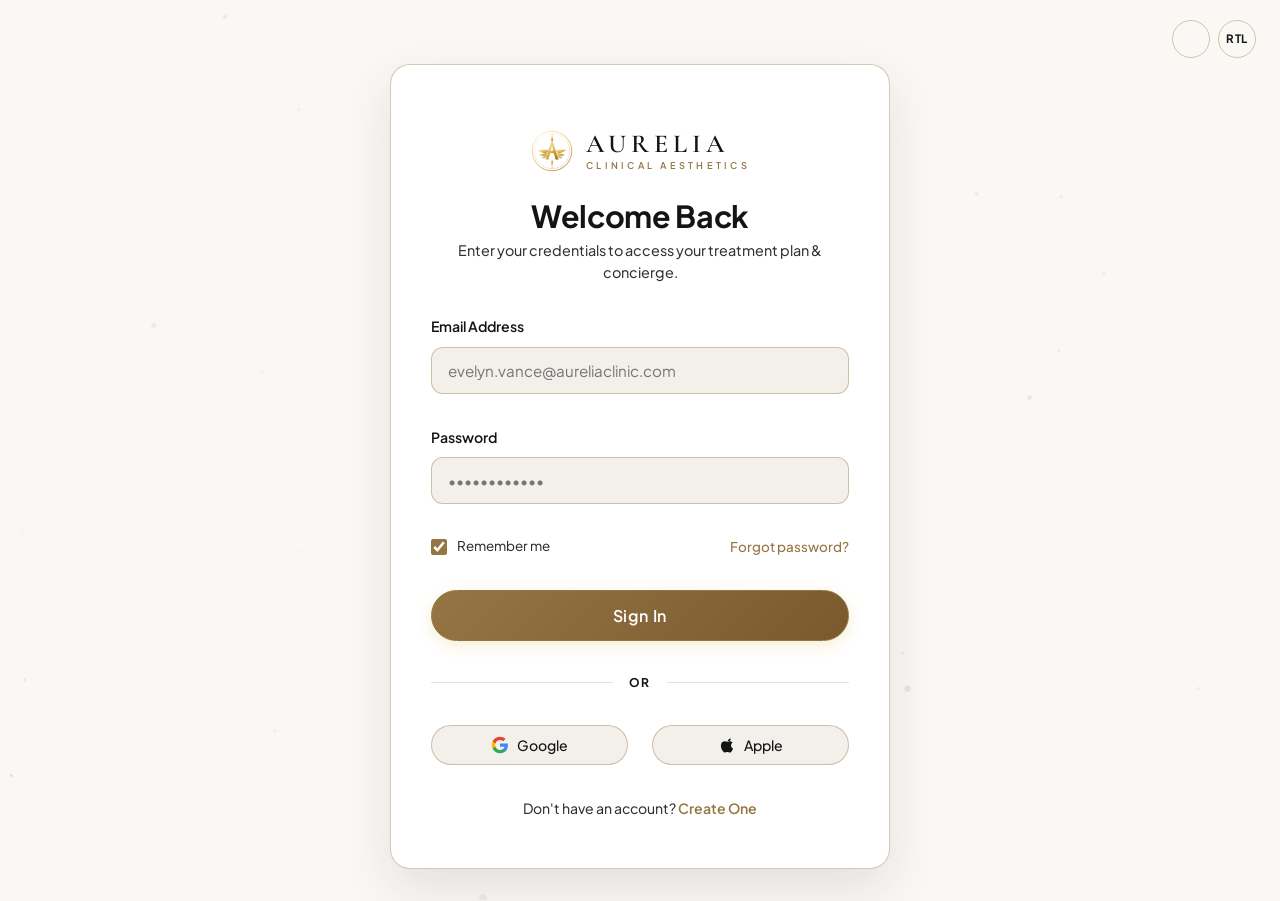
<file: login.html>
<!DOCTYPE html>
<html lang="en">
<head>
  <meta charset="UTF-8">
  <meta name="viewport" content="width=device-width, initial-scale=1.0">
  <title>Client Portal Login | Aurelia Clinical Aesthetics</title>
  <meta name="description" content="Access your private client dashboard at Aurelia Clinical Aesthetics. View upcoming appointments, treatment package usage, and clinical photo progress.">
  
  <!-- Favicon -->
  <link rel="icon" type="image/svg+xml" href="assets/images/favicon.svg">
  
  <link rel="stylesheet" href="assets/css/main.css">
  <link rel="stylesheet" href="assets/css/components.css">
  <link rel="stylesheet" href="assets/css/animations.css">
  <link rel="stylesheet" href="assets/css/rtl.css">
</head>
<body style="min-height: 100vh; margin: 0; display: flex; flex-direction: column;">

  <canvas id="ambient-canvas"></canvas>

  <main style="flex: 1; display: flex; align-items: center; justify-content: center; min-height: 100vh; position: relative;">

    <!-- Top Controls OUTSIDE THE BOX -->
    <div class="auth-page-top-controls">
      <button class="theme-toggle-btn" aria-label="Toggle Dark or Light Mode"></button>
      <button class="rtl-toggle-btn" aria-label="Toggle RTL View">
        <span class="rtl-text">RTL</span>
      </button>
    </div>

    <!-- INTERACTIVE AUTH CARD -->
    <section class="section" id="login-card-section" style="width: 100%; padding: 4rem 1rem 2rem 1rem; background: transparent;">
      <div class="container">
        <div class="auth-card-container">
          <!-- Card Header with Brand Logo -->
          <div class="auth-card-header">
            <a href="index.html" class="brand" style="justify-content: center; margin-bottom: var(--space-3);" aria-label="Aurelia Clinical Aesthetics Home">
              <div class="brand-logo">
                <svg class="logo-mark" viewBox="0 0 100 100" fill="none" xmlns="http://www.w3.org/2000/svg">
                  <defs>
                    <linearGradient id="aurelia-gold-login-1" x1="15%" y1="0%" x2="85%" y2="100%">
                      <stop offset="0%" stop-color="#FFF0D0"/>
                      <stop offset="25%" stop-color="#F2D283"/>
                      <stop offset="60%" stop-color="#D4AA47"/>
                      <stop offset="85%" stop-color="#B88A2D"/>
                      <stop offset="100%" stop-color="#8C651B"/>
                    </linearGradient>
                  </defs>
                  <circle cx="50" cy="50" r="45" stroke="url(#aurelia-gold-login-1)" stroke-width="1.8" fill="none"/>
                  <circle cx="50" cy="50" r="40" stroke="url(#aurelia-gold-login-1)" stroke-width="1.2" stroke-linecap="round" stroke-dasharray="0.1 3.2" fill="none" opacity="0.85"/>
                  <path d="M50 14 L53 25 L50 30 L47 25 Z" fill="url(#aurelia-gold-login-1)"/>
                  <circle cx="50" cy="13" r="1.2" fill="url(#aurelia-gold-login-1)"/>
                  <path d="M50 86 L53 74 L50 69 L47 74 Z" fill="url(#aurelia-gold-login-1)"/>
                  <circle cx="50" cy="87" r="1.2" fill="url(#aurelia-gold-login-1)"/>
                  <path d="M44 48 C37 47, 26 46, 17 48 C22 51, 28 54, 34 56 C38 55, 42 52, 44 48 Z" fill="url(#aurelia-gold-login-1)"/>
                  <path d="M42 53 C36 54, 27 56, 21 59 C26 62, 33 62, 37 60 C40 58, 41 55, 42 53 Z" fill="url(#aurelia-gold-login-1)" opacity="0.9"/>
                  <path d="M40 58 C35 60, 29 63, 26 66 C30 67, 35 66, 38 64 C40 62, 40 60, 40 58 Z" fill="url(#aurelia-gold-login-1)" opacity="0.75"/>
                  <path d="M56 48 C63 47, 74 46, 83 48 C78 51, 72 54, 66 56 C62 55, 58 52, 56 48 Z" fill="url(#aurelia-gold-login-1)"/>
                  <path d="M58 53 C64 54, 73 56, 79 59 C74 62, 67 62, 63 60 C60 58, 59 55, 58 53 Z" fill="url(#aurelia-gold-login-1)" opacity="0.9"/>
                  <path d="M60 58 C65 60, 71 63, 74 66 C70 67, 65 66, 62 64 C60 62, 60 60, 60 58 Z" fill="url(#aurelia-gold-login-1)" opacity="0.75"/>
                  <path d="M50 24 L64 69 H58.2 L54 55 H46 L42 69 H36.2 L50 24 Z M50 35 L47 49.5 H53 L50 35 Z" fill="url(#aurelia-gold-login-1)"/>
                  <path d="M34 68.5 H44 V70 H34 Z M56 68.5 H66 V70 H56 Z" fill="url(#aurelia-gold-login-1)"/>
                </svg>
              </div>
              <div class="brand-text" style="text-align: left;">
                <span class="brand-title">AURELIA</span>
                <span class="brand-subtitle">CLINICAL AESTHETICS</span>
              </div>
            </a>
            <h2 class="auth-card-title">Welcome Back</h2>
            <p class="auth-card-subtitle">Enter your credentials to access your treatment plan & concierge.</p>
          </div>

          <form id="login-form" data-validate="true">
            <div class="auth-form-group">
              <label class="auth-form-label" for="login-email">Email Address</label>
              <input type="email" id="login-email" class="auth-form-input" placeholder="evelyn.vance@aureliaclinic.com" required>
            </div>

            <div class="auth-form-group">
              <label class="auth-form-label" for="login-password">Password</label>
              <input type="password" id="login-password" class="auth-form-input" placeholder="••••••••••••" required>
            </div>

            <div class="auth-options-row">
              <label class="auth-checkbox-label">
                <input type="checkbox" id="remember-me" checked>
                <span>Remember me</span>
              </label>
              <a href="#" data-modal-target="modal-forgot-pwd" class="auth-forgot-link">Forgot password?</a>
            </div>

            <button type="submit" class="btn btn-gold btn-auth-submit">Sign In</button>
          </form>

          <div class="auth-divider">
            <span>OR</span>
          </div>

          <div class="auth-social-grid">
            <button type="button" class="btn-social" onclick="if(window.showToast) window.showToast('Google Sign In initialized.', 'info')">
              <svg viewBox="0 0 24 24"><path fill="#4285F4" d="M22.56 12.25c0-.78-.07-1.53-.2-2.25H12v4.26h5.92c-.26 1.37-1.04 2.53-2.21 3.31v2.77h3.57c2.08-1.92 3.28-4.74 3.28-8.09z"/><path fill="#34A853" d="M12 23c2.97 0 5.46-.98 7.28-2.66l-3.57-2.77c-.98.66-2.23 1.06-3.71 1.06-2.86 0-5.29-1.93-6.16-4.53H2.18v2.84C3.99 20.53 7.7 23 12 23z"/><path fill="#FBBC05" d="M5.84 14.09c-.22-.66-.35-1.36-.35-2.09s.13-1.43.35-2.09V7.06H2.18C1.43 8.55 1 10.22 1 12s.43 3.45 1.18 4.94l2.85-2.22.81-.63z"/><path fill="#EA4335" d="M12 5.38c1.62 0 3.06.56 4.21 1.64l3.15-3.15C17.45 2.09 14.97 1 12 1 7.7 1 3.99 3.47 2.18 7.06l3.66 2.84c.87-2.6 3.3-4.52 6.16-4.52z"/></svg>
              Google
            </button>
            <button type="button" class="btn-social" onclick="if(window.showToast) window.showToast('Apple Sign In initialized.', 'info')">
              <svg viewBox="0 0 24 24" fill="currentColor"><path d="M18.71 19.5c-.83 1.24-1.71 2.45-3.05 2.47-1.34.03-1.77-.79-3.29-.79-1.53 0-2 .77-3.27.82-1.31.05-2.3-1.32-3.14-2.53C4.25 17 2.94 12.45 4.7 9.39c.87-1.52 2.43-2.48 4.12-2.51 1.28-.02 2.5.87 3.29.87.78 0 2.26-1.07 3.81-.91.65.03 2.47.26 3.64 1.98-.09.06-2.17 1.28-2.15 3.81.03 3.02 2.65 4.03 2.68 4.04-.03.07-.42 1.44-1.38 2.83M15.97 6.35c.67-.82 1.12-1.95.99-3.08-1 .04-2.2.67-2.91 1.5-.64.74-1.2 1.91-1.05 3.03 1.12.09 2.25-.56 2.97-1.45z"/></svg>
              Apple
            </button>
          </div>

          <div class="auth-card-footer">
            Don't have an account? <a href="register.html">Create One</a>
          </div>
        </div>
      </div>
    </section>
  </main>

  <!-- Forgot Password Modal -->
  <div class="modal" id="modal-forgot-pwd" role="dialog" aria-modal="true" aria-labelledby="modal-forgot-title">
    <div class="modal-overlay"></div>
    <div class="modal-card">
      <button class="modal-close" aria-label="Close modal">
        <svg width="20" height="20" viewBox="0 0 24 24" fill="none" stroke="currentColor" stroke-width="2"><line x1="18" y1="6" x2="6" y2="18"/><line x1="6" y1="6" x2="18" y2="18"/></svg>
      </button>
      <div style="text-align: center; margin-bottom: var(--space-4);">
        <h3 id="modal-forgot-title" style="font-size: 1.6rem; margin-bottom: 6px;">Reset Portal Password</h3>
        <p style="font-size: 0.9rem;">Enter your registered email address to receive an encrypted password reset link.</p>
      </div>
      <form data-validate="true">
        <div class="form-group">
          <label class="form-label" for="reset-email">Your Email Address</label>
          <input type="email" id="reset-email" class="form-input" placeholder="evelyn.vance@aureliaclinic.com" required>
          <span class="form-error-msg">Valid email required.</span>
        </div>
        <button type="submit" class="btn btn-gold" style="width: 100%;">Send Reset Link</button>
      </form>
    </div>
  </div>

  <script src="assets/js/particles.js"></script>
  <script src="assets/js/tilt.js"></script>
  <script src="assets/js/auth.js"></script>
  <script src="assets/js/main.js"></script>
</body>
</html>
</file>
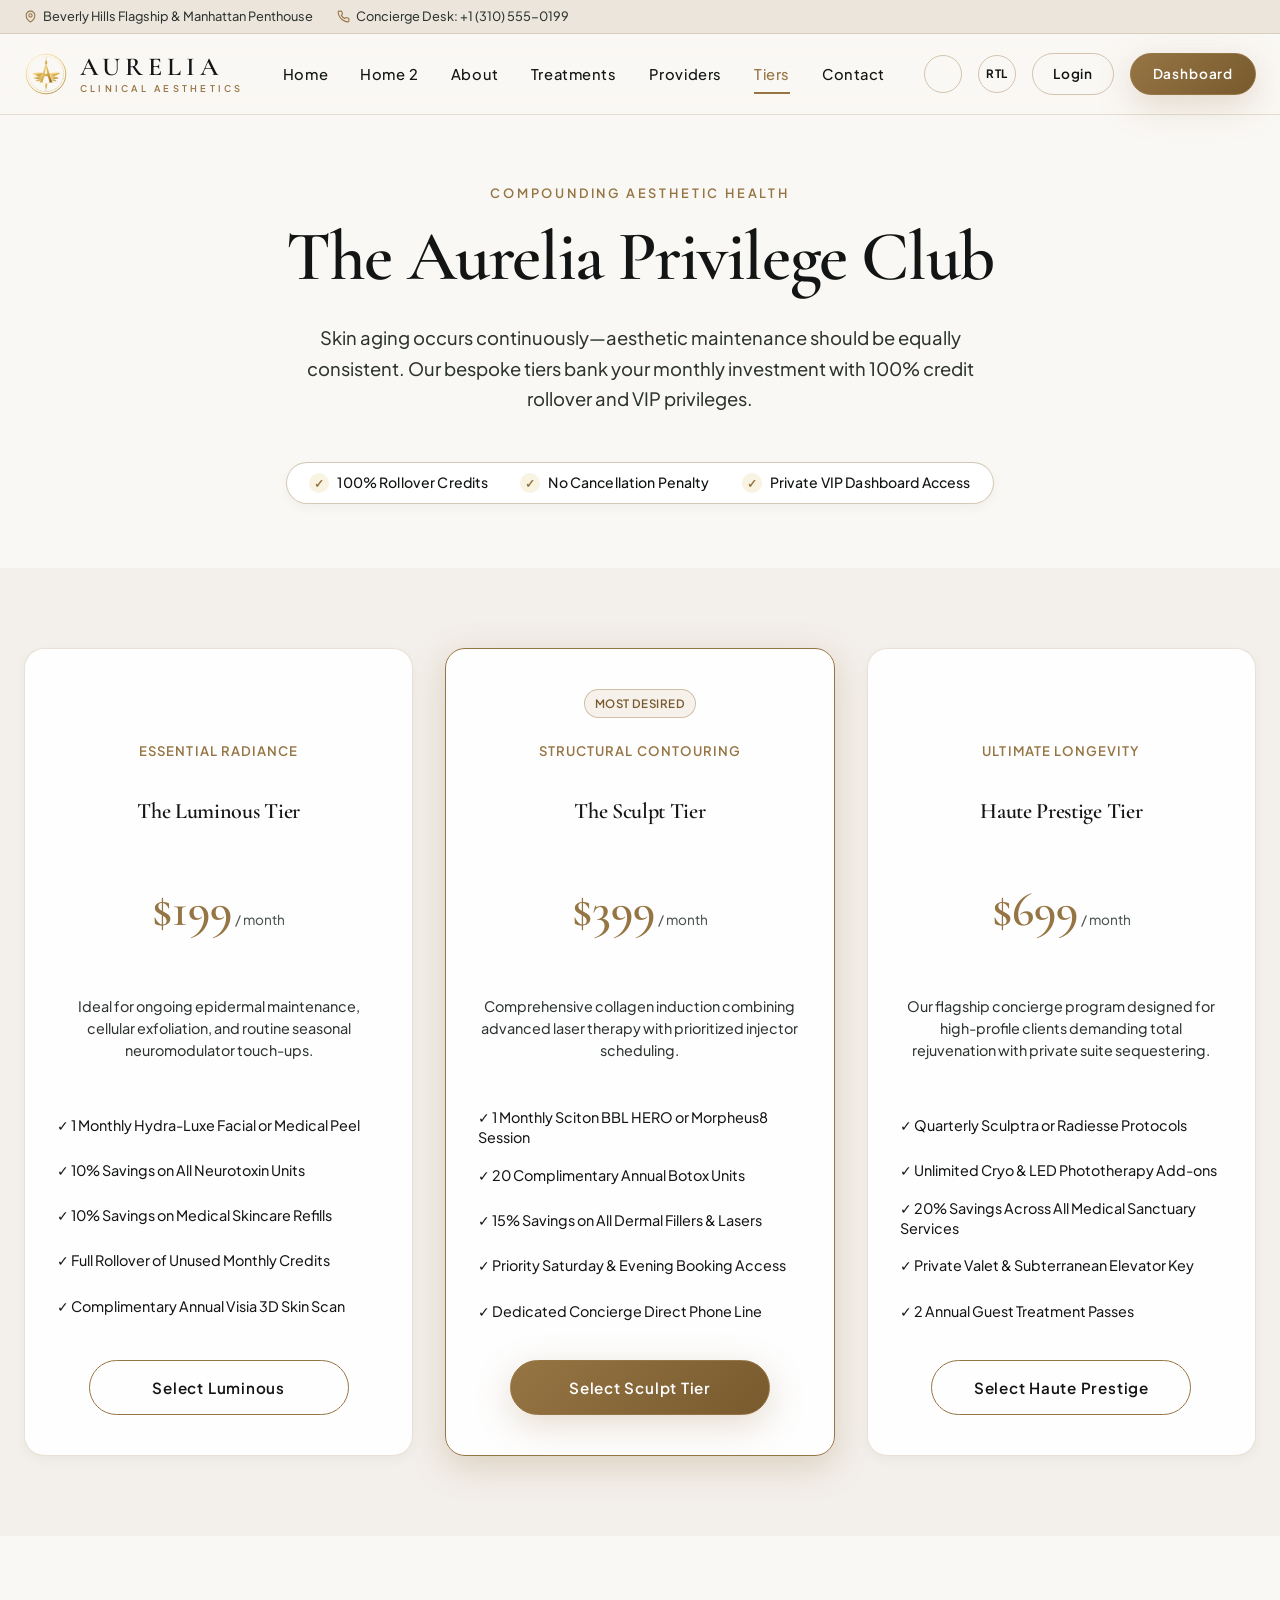
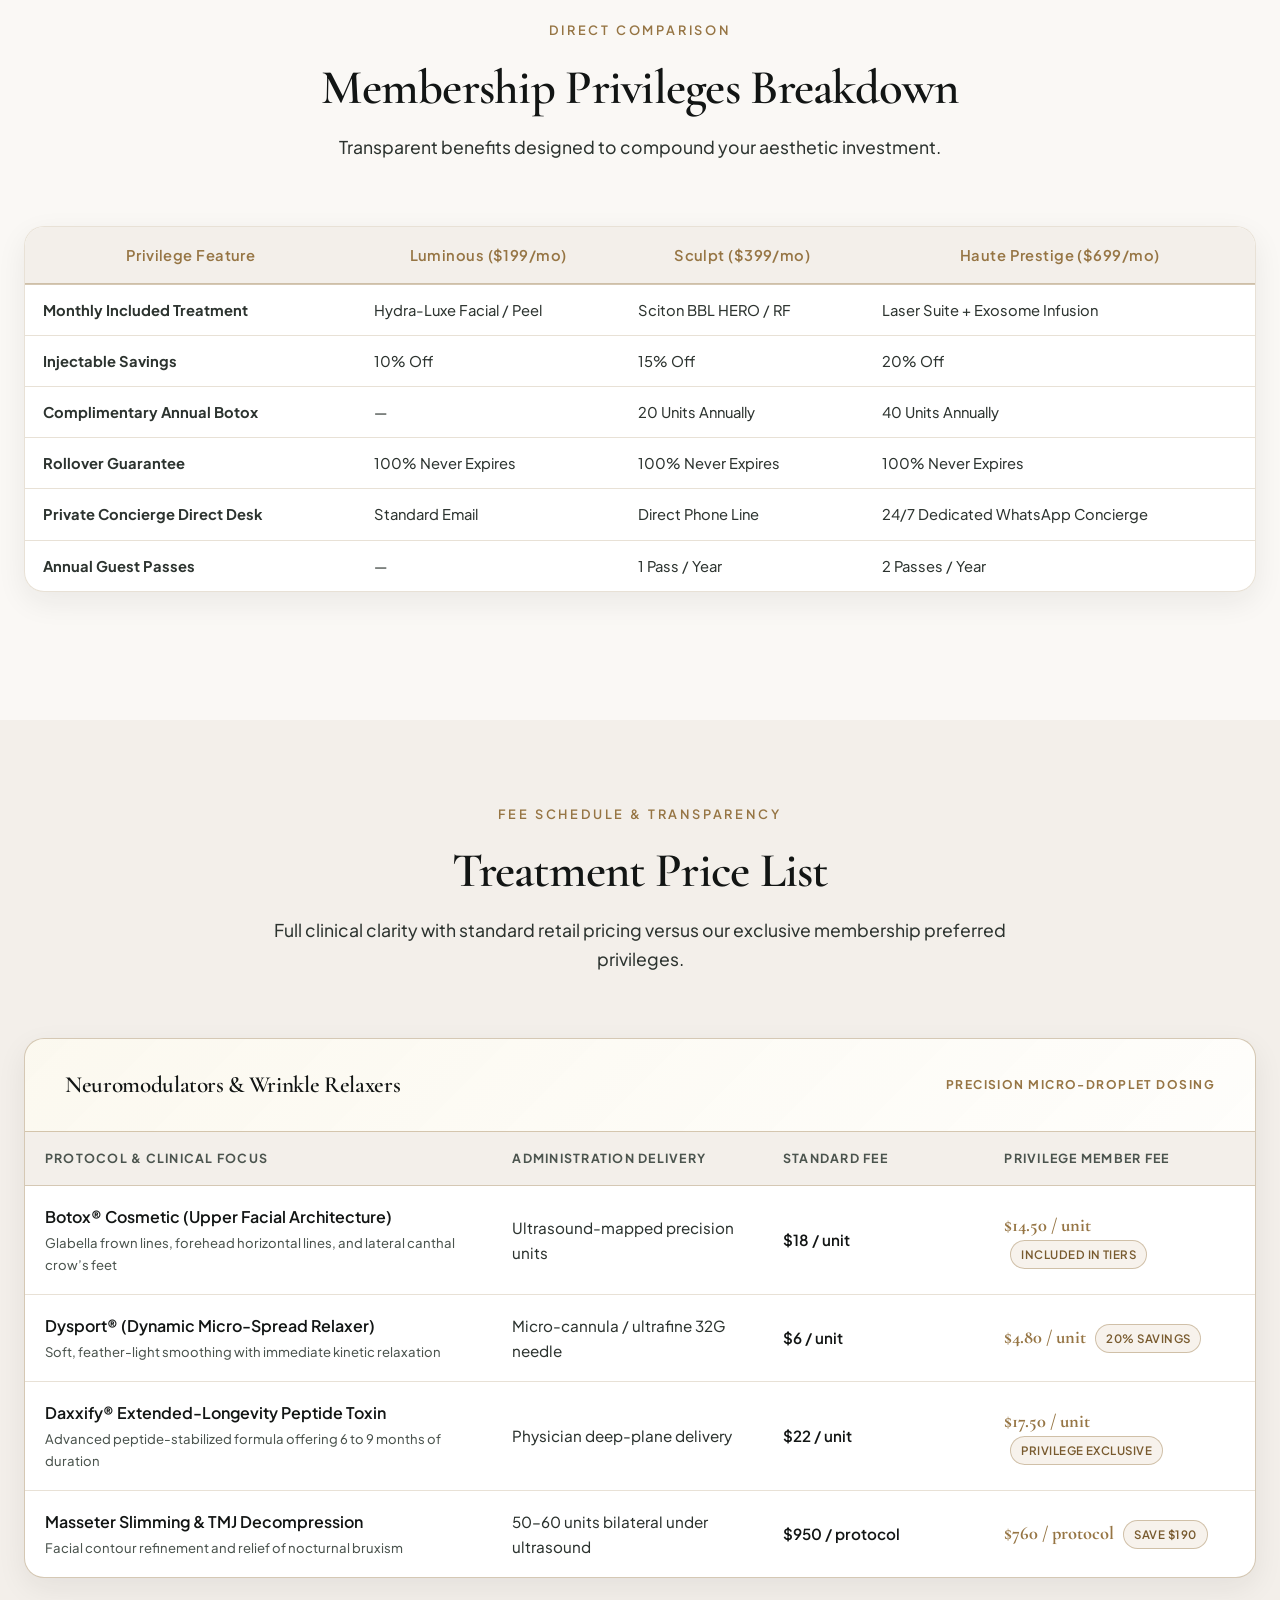
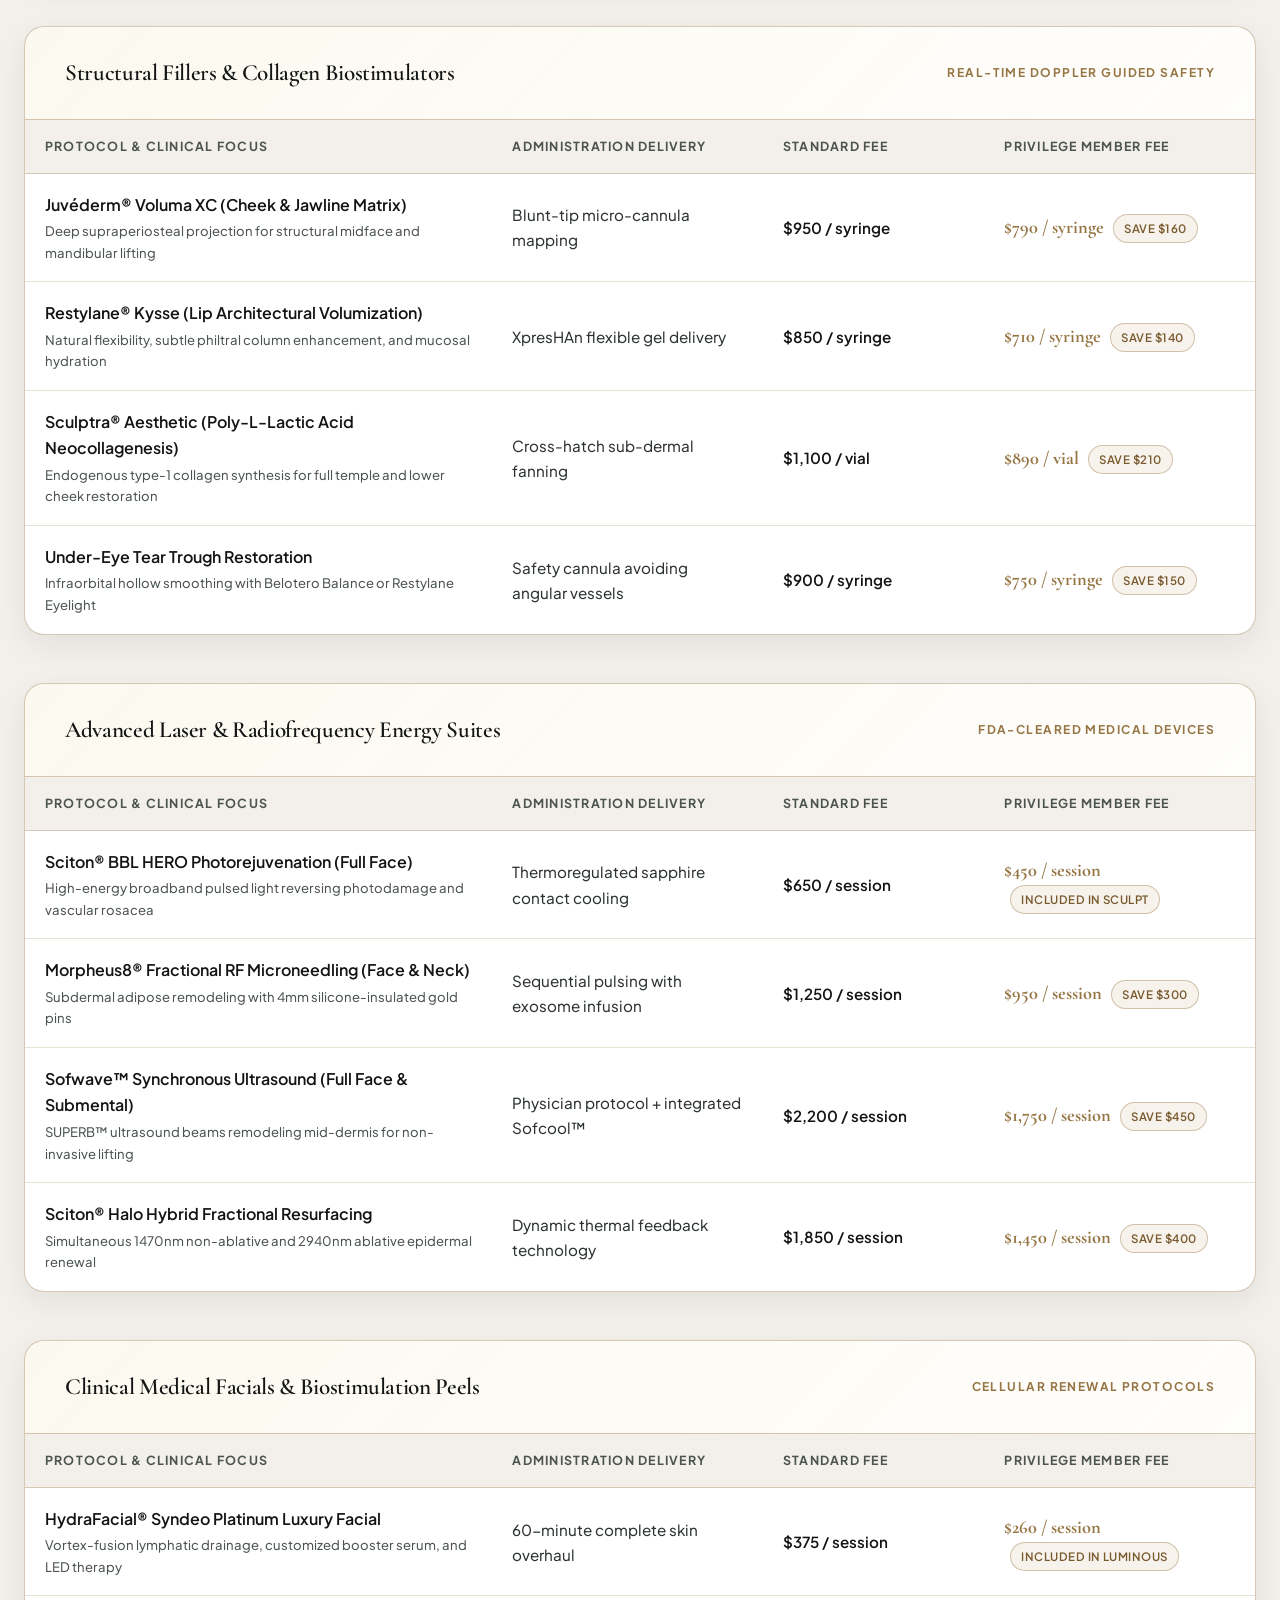
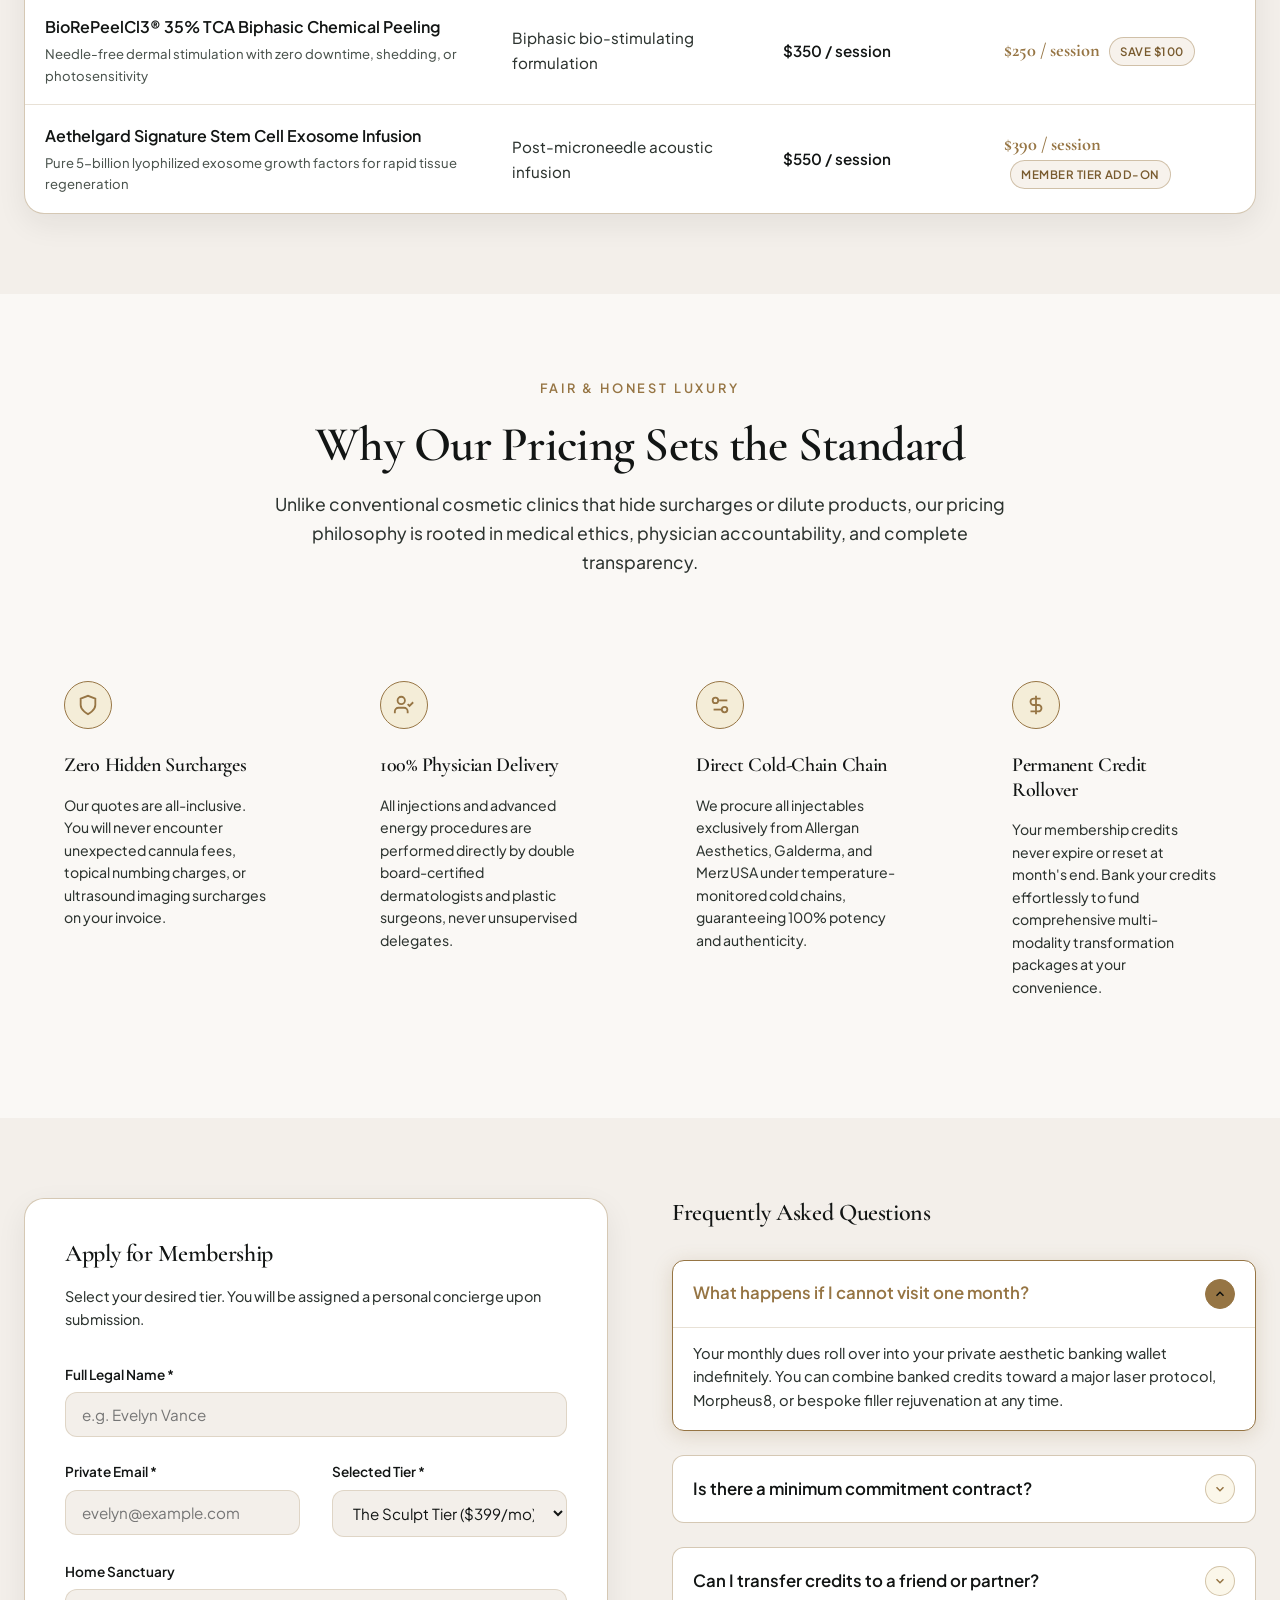
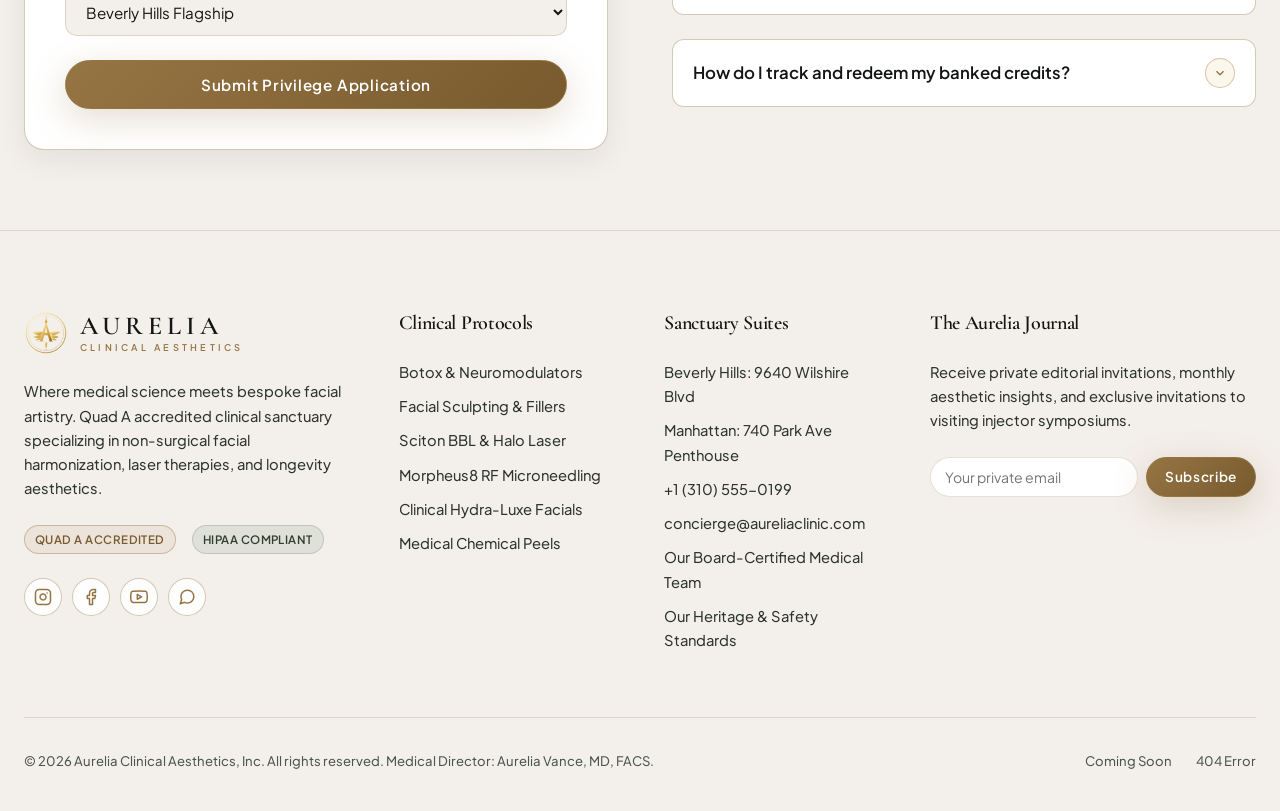
<file: memberships.html>
<!DOCTYPE html>
<html lang="en">
<head>
  <meta charset="UTF-8">
  <meta name="viewport" content="width=device-width, initial-scale=1.0">
  <title>Privilege Tiers | The Aurelia Privilege Club | Med Spa</title>
  <meta name="description" content="Join The Aurelia Privilege Club. Predictable aesthetic wellness, monthly treatment credits, VIP savings on Botox, and exclusive laser privileges.">
  
  <!-- Favicon -->
  <link rel="icon" type="image/svg+xml" href="assets/images/favicon.svg">
  
  <link rel="stylesheet" href="assets/css/main.css">
  <link rel="stylesheet" href="assets/css/components.css">
  <link rel="stylesheet" href="assets/css/animations.css">
  <link rel="stylesheet" href="assets/css/rtl.css">
</head>
<body>

  <canvas id="ambient-canvas"></canvas>

  <aside class="utility-bar" aria-label="Quick Access Bar">
    <div class="container">
      <div class="utility-bar-left">
        <div class="utility-item">
          <svg viewBox="0 0 24 24" fill="none" stroke="currentColor" stroke-width="2"><path d="M12 22s-8-4.5-8-11.8A8 8 0 0 1 12 2a8 8 0 0 1 8 8.2c0 7.3-8 11.8-8 11.8z"/><circle cx="12" cy="10" r="3"/></svg>
          <span>Beverly Hills Flagship & Manhattan Penthouse</span>
        </div>
        <div class="utility-item">
          <svg viewBox="0 0 24 24" fill="none" stroke="currentColor" stroke-width="2"><path d="M22 16.92v3a2 2 0 0 1-2.18 2 19.79 19.79 0 0 1-8.63-3.07 19.5 19.5 0 0 1-6-6 19.79 19.79 0 0 1-3.07-8.67A2 2 0 0 1 4.11 2h3a2 2 0 0 1 2 1.72 12.84 12.84 0 0 0 .7 2.81 2 2 0 0 1-.45 2.11L8.09 9.91a16 16 0 0 0 6 6l1.27-1.27a2 2 0 0 1 2.11-.45 12.84 12.84 0 0 0 2.81.7A2 2 0 0 1 22 16.92z"/></svg>
          <span>Concierge Desk: +1 (310) 555-0199</span>
        </div>
      </div>
    </div>
  </aside>

  <!-- Strict Navbar -->
  <header class="navbar" role="banner">
    <div class="container">
      <a href="index.html" class="brand" aria-label="Aurelia Clinical Aesthetics Home">
        <div class="brand-logo">
          <svg class="logo-mark" viewBox="0 0 100 100" fill="none" xmlns="http://www.w3.org/2000/svg">
            <defs>
              <linearGradient id="aurelia-gold-memberships-1" x1="15%" y1="0%" x2="85%" y2="100%">
                <stop offset="0%" stop-color="#FFF0D0"/>
                <stop offset="25%" stop-color="#F2D283"/>
                <stop offset="60%" stop-color="#D4AA47"/>
                <stop offset="85%" stop-color="#B88A2D"/>
                <stop offset="100%" stop-color="#8C651B"/>
              </linearGradient>
            </defs>
            <circle cx="50" cy="50" r="45" stroke="url(#aurelia-gold-memberships-1)" stroke-width="1.8" fill="none"/>
            <circle cx="50" cy="50" r="40" stroke="url(#aurelia-gold-memberships-1)" stroke-width="1.2" stroke-linecap="round" stroke-dasharray="0.1 3.2" fill="none" opacity="0.85"/>
            <path d="M50 14 L53 25 L50 30 L47 25 Z" fill="url(#aurelia-gold-memberships-1)"/>
            <circle cx="50" cy="13" r="1.2" fill="url(#aurelia-gold-memberships-1)"/>
            <path d="M50 86 L53 74 L50 69 L47 74 Z" fill="url(#aurelia-gold-memberships-1)"/>
            <circle cx="50" cy="87" r="1.2" fill="url(#aurelia-gold-memberships-1)"/>
            <path d="M44 48 C37 47, 26 46, 17 48 C22 51, 28 54, 34 56 C38 55, 42 52, 44 48 Z" fill="url(#aurelia-gold-memberships-1)"/>
            <path d="M42 53 C36 54, 27 56, 21 59 C26 62, 33 62, 37 60 C40 58, 41 55, 42 53 Z" fill="url(#aurelia-gold-memberships-1)" opacity="0.9"/>
            <path d="M40 58 C35 60, 29 63, 26 66 C30 67, 35 66, 38 64 C40 62, 40 60, 40 58 Z" fill="url(#aurelia-gold-memberships-1)" opacity="0.75"/>
            <path d="M56 48 C63 47, 74 46, 83 48 C78 51, 72 54, 66 56 C62 55, 58 52, 56 48 Z" fill="url(#aurelia-gold-memberships-1)"/>
            <path d="M58 53 C64 54, 73 56, 79 59 C74 62, 67 62, 63 60 C60 58, 59 55, 58 53 Z" fill="url(#aurelia-gold-memberships-1)" opacity="0.9"/>
            <path d="M60 58 C65 60, 71 63, 74 66 C70 67, 65 66, 62 64 C60 62, 60 60, 60 58 Z" fill="url(#aurelia-gold-memberships-1)" opacity="0.75"/>
            <path d="M50 24 L64 69 H58.2 L54 55 H46 L42 69 H36.2 L50 24 Z M50 35 L47 49.5 H53 L50 35 Z" fill="url(#aurelia-gold-memberships-1)"/>
            <path d="M34 68.5 H44 V70 H34 Z M56 68.5 H66 V70 H56 Z" fill="url(#aurelia-gold-memberships-1)"/>
          </svg>
        </div>
        <div class="brand-text">
          <span class="brand-title">AURELIA</span>
          <span class="brand-subtitle">CLINICAL AESTHETICS</span>
        </div>
      </a>

      <nav class="nav-menu" aria-label="Primary Navigation">
        <div class="nav-item"><a href="index.html" class="nav-link">Home</a></div>
        <div class="nav-item"><a href="home-2.html" class="nav-link">Home 2</a></div>
        <div class="nav-item"><a href="about.html" class="nav-link">About</a></div>
        <div class="nav-item"><a href="treatments.html" class="nav-link">Treatments</a></div>
        <div class="nav-item"><a href="providers.html" class="nav-link">Providers</a></div>
        <div class="nav-item"><a href="memberships.html" class="nav-link active">Tiers</a></div>
        <div class="nav-item"><a href="contact.html" class="nav-link">Contact</a></div>
      </nav>

      <div class="nav-actions">
        <button class="theme-toggle-btn" aria-label="Toggle Dark or Light Mode"></button>
        <button class="rtl-toggle-btn" aria-label="Toggle RTL View">
          <span class="rtl-text">RTL</span>
        </button>
        <a href="login.html" class="btn-nav-login">Login</a>
        <a href="dashboard.html" class="btn-nav-dashboard">Dashboard</a>
      </div>

      <button class="mobile-toggle" aria-label="Open Navigation Menu">
        <svg viewBox="0 0 24 24" fill="none" stroke="currentColor" stroke-width="2"><line x1="3" y1="12" x2="21" y2="12"/><line x1="3" y1="6" x2="21" y2="6"/><line x1="3" y1="18" x2="21" y2="18"/></svg>
      </button>
    </div>
  </header>

  <!-- Mobile Drawer -->
  <div class="mobile-overlay"></div>
  <aside class="mobile-drawer" aria-label="Mobile Navigation">
    <div>
      <div class="mobile-drawer-header">
        <a href="index.html" class="brand" aria-label="Aurelia Clinical Aesthetics Home">
          <div class="brand-logo">
            <svg class="logo-mark" viewBox="0 0 100 100" fill="none" xmlns="http://www.w3.org/2000/svg">
              <defs>
                <linearGradient id="aurelia-gold-memberships-2" x1="15%" y1="0%" x2="85%" y2="100%">
                  <stop offset="0%" stop-color="#FFF0D0"/>
                  <stop offset="25%" stop-color="#F2D283"/>
                  <stop offset="60%" stop-color="#D4AA47"/>
                  <stop offset="85%" stop-color="#B88A2D"/>
                  <stop offset="100%" stop-color="#8C651B"/>
                </linearGradient>
              </defs>
              <circle cx="50" cy="50" r="45" stroke="url(#aurelia-gold-memberships-2)" stroke-width="1.8" fill="none"/>
              <circle cx="50" cy="50" r="40" stroke="url(#aurelia-gold-memberships-2)" stroke-width="1.2" stroke-linecap="round" stroke-dasharray="0.1 3.2" fill="none" opacity="0.85"/>
              <path d="M50 14 L53 25 L50 30 L47 25 Z" fill="url(#aurelia-gold-memberships-2)"/>
              <circle cx="50" cy="13" r="1.2" fill="url(#aurelia-gold-memberships-2)"/>
              <path d="M50 86 L53 74 L50 69 L47 74 Z" fill="url(#aurelia-gold-memberships-2)"/>
              <circle cx="50" cy="87" r="1.2" fill="url(#aurelia-gold-memberships-2)"/>
              <path d="M44 48 C37 47, 26 46, 17 48 C22 51, 28 54, 34 56 C38 55, 42 52, 44 48 Z" fill="url(#aurelia-gold-memberships-2)"/>
              <path d="M42 53 C36 54, 27 56, 21 59 C26 62, 33 62, 37 60 C40 58, 41 55, 42 53 Z" fill="url(#aurelia-gold-memberships-2)" opacity="0.9"/>
              <path d="M40 58 C35 60, 29 63, 26 66 C30 67, 35 66, 38 64 C40 62, 40 60, 40 58 Z" fill="url(#aurelia-gold-memberships-2)" opacity="0.75"/>
              <path d="M56 48 C63 47, 74 46, 83 48 C78 51, 72 54, 66 56 C62 55, 58 52, 56 48 Z" fill="url(#aurelia-gold-memberships-2)"/>
              <path d="M58 53 C64 54, 73 56, 79 59 C74 62, 67 62, 63 60 C60 58, 59 55, 58 53 Z" fill="url(#aurelia-gold-memberships-2)" opacity="0.9"/>
              <path d="M60 58 C65 60, 71 63, 74 66 C70 67, 65 66, 62 64 C60 62, 60 60, 60 58 Z" fill="url(#aurelia-gold-memberships-2)" opacity="0.75"/>
              <path d="M50 24 L64 69 H58.2 L54 55 H46 L42 69 H36.2 L50 24 Z M50 35 L47 49.5 H53 L50 35 Z" fill="url(#aurelia-gold-memberships-2)"/>
              <path d="M34 68.5 H44 V70 H34 Z M56 68.5 H66 V70 H56 Z" fill="url(#aurelia-gold-memberships-2)"/>
            </svg>
          </div>
          <div class="brand-text">
            <span class="brand-title">AURELIA</span>
            <span class="brand-subtitle">CLINICAL AESTHETICS</span>
          </div>
        </a>
        <button class="mobile-drawer-close" aria-label="Close Navigation Menu">
          <svg width="24" height="24" viewBox="0 0 24 24" fill="none" stroke="currentColor" stroke-width="2"><line x1="18" y1="6" x2="6" y2="18"/><line x1="6" y1="6" x2="18" y2="18"/></svg>
        </button>
      </div>
      <nav class="mobile-nav-menu">
        <a href="index.html" class="mobile-nav-link">Home</a>
        <a href="home-2.html" class="mobile-nav-link">Home 2</a>
        <a href="about.html" class="mobile-nav-link">About</a>
        <a href="treatments.html" class="mobile-nav-link">Treatments</a>
        <a href="providers.html" class="mobile-nav-link">Providers</a>
        <a href="memberships.html" class="mobile-nav-link active">Tiers</a>
        <a href="contact.html" class="mobile-nav-link">Contact</a>
      </nav>
    </div>
    <div class="mobile-drawer-footer" style="display: flex; flex-direction: column; gap: 8px;">
      <div style="display: flex; gap: 8px; width: 100%; margin-bottom: 4px;">
        <button class="theme-toggle-btn" aria-label="Toggle Dark or Light Mode" style="flex-shrink: 0;"></button>
        <button class="rtl-toggle-btn" aria-label="Toggle RTL View" style="flex-shrink: 0;">
          <span class="rtl-text">RTL</span>
        </button>
      </div>
      <a href="login.html" class="btn btn-gold" style="width: 100%;">Login</a>
      <a href="dashboard.html" class="btn btn-outline" style="width: 100%;">Dashboard</a>
    </div>
  </aside>

  <main>
    <!-- SECTION 1: HERO & PRIVILEGE CLUB OVERVIEW -->
    <section class="section" id="memberships-hero" style="padding-top: var(--space-8); padding-bottom: var(--space-8);">
      <div class="container text-center" style="text-align: center;">
        <span class="eyebrow" style="color: var(--accent-gold); font-weight: 600; text-transform: uppercase; letter-spacing: 0.22em; font-size: 0.8rem;">Compounding Aesthetic Health</span>
        <h1 style="max-width: 820px; margin: 8px auto var(--space-3) auto;">The Aurelia Privilege Club</h1>
        <p style="max-width: 680px; margin: 0 auto var(--space-6) auto; font-size: 1.15rem;">
          Skin aging occurs continuously—aesthetic maintenance should be equally consistent. Our bespoke tiers bank your monthly investment with 100% credit rollover and VIP privileges.
        </p>
        <div class="membership-perks-bar">
          <div class="perk-chip">
            <span class="perk-icon">✓</span>
            <span>100% Rollover Credits</span>
          </div>
          <div class="perk-chip">
            <span class="perk-icon">✓</span>
            <span>No Cancellation Penalty</span>
          </div>
          <div class="perk-chip">
            <span class="perk-icon">✓</span>
            <span>Private VIP Dashboard Access</span>
          </div>
        </div>
      </div>
    </section>

    <!-- SECTION 2: THE THREE PRESTIGE TIERS (3D TILT CARDS, CENTER-ALIGNED) -->
    <section class="section" id="membership-tiers" style="background-color: var(--bg-secondary);">
      <div class="container">
        <div class="grid-3">
          <!-- Tier 1: Luminous -->
          <div class="tilt-card">
            <div style="min-height: 28px; margin-bottom: var(--space-2); display: flex; align-items: center; justify-content: center; visibility: hidden;" aria-hidden="true">
              <span class="badge badge-gold">Spacer</span>
            </div>
            <span class="tilt-card-subtitle">Essential Radiance</span>
            <h3 class="tilt-card-title">The Luminous Tier</h3>
            <div style="margin: var(--space-2) 0 var(--space-3) 0;">
              <span style="font-family: var(--font-serif); font-size: 3rem; color: var(--accent-gold); font-weight: 600;">$199</span>
              <span style="color: var(--text-muted); font-size: 0.85rem;">/ month</span>
            </div>
            <p class="tilt-card-desc">Ideal for ongoing epidermal maintenance, cellular exfoliation, and routine seasonal neuromodulator touch-ups.</p>
            <ul class="tilt-card-list">
              <li>✓ 1 Monthly Hydra-Luxe Facial or Medical Peel</li>
              <li>✓ 10% Savings on All Neurotoxin Units</li>
              <li>✓ 10% Savings on Medical Skincare Refills</li>
              <li>✓ Full Rollover of Unused Monthly Credits</li>
              <li>✓ Complimentary Annual Visia 3D Skin Scan</li>
            </ul>
            <a href="#membership-apply" class="btn btn-outline" style="width: 100%;">Select Luminous</a>
          </div>

          <!-- Tier 2: Sculpt (Highlighted) -->
          <div class="tilt-card" style="border-color: var(--accent-gold); box-shadow: var(--shadow-gold);">
            <div style="min-height: 28px; margin-bottom: var(--space-2); display: flex; align-items: center; justify-content: center;">
              <span class="badge badge-gold">Most Desired</span>
            </div>
            <span class="tilt-card-subtitle">Structural Contouring</span>
            <h3 class="tilt-card-title">The Sculpt Tier</h3>
            <div style="margin: var(--space-2) 0 var(--space-3) 0;">
              <span style="font-family: var(--font-serif); font-size: 3rem; color: var(--accent-gold); font-weight: 600;">$399</span>
              <span style="color: var(--text-muted); font-size: 0.85rem;">/ month</span>
            </div>
            <p class="tilt-card-desc">Comprehensive collagen induction combining advanced laser therapy with prioritized injector scheduling.</p>
            <ul class="tilt-card-list">
              <li>✓ 1 Monthly Sciton BBL HERO or Morpheus8 Session</li>
              <li>✓ 20 Complimentary Annual Botox Units</li>
              <li>✓ 15% Savings on All Dermal Fillers & Lasers</li>
              <li>✓ Priority Saturday & Evening Booking Access</li>
              <li>✓ Dedicated Concierge Direct Phone Line</li>
            </ul>
            <a href="#membership-apply" class="btn btn-gold" style="width: 100%;">Select Sculpt Tier</a>
          </div>

          <!-- Tier 3: Haute Prestige -->
          <div class="tilt-card">
            <div style="min-height: 28px; margin-bottom: var(--space-2); display: flex; align-items: center; justify-content: center; visibility: hidden;" aria-hidden="true">
              <span class="badge badge-gold">Spacer</span>
            </div>
            <span class="tilt-card-subtitle">Ultimate Longevity</span>
            <h3 class="tilt-card-title">Haute Prestige Tier</h3>
            <div style="margin: var(--space-2) 0 var(--space-3) 0;">
              <span style="font-family: var(--font-serif); font-size: 3rem; color: var(--accent-gold); font-weight: 600;">$699</span>
              <span style="color: var(--text-muted); font-size: 0.85rem;">/ month</span>
            </div>
            <p class="tilt-card-desc">Our flagship concierge program designed for high-profile clients demanding total rejuvenation with private suite sequestering.</p>
            <ul class="tilt-card-list">
              <li>✓ Quarterly Sculptra or Radiesse Protocols</li>
              <li>✓ Unlimited Cryo & LED Phototherapy Add-ons</li>
              <li>✓ 20% Savings Across All Medical Sanctuary Services</li>
              <li>✓ Private Valet & Subterranean Elevator Key</li>
              <li>✓ 2 Annual Guest Treatment Passes</li>
            </ul>
            <a href="#membership-apply" class="btn btn-outline" style="width: 100%;">Select Haute Prestige</a>
          </div>
        </div>
      </div>
    </section>

    <!-- SECTION 3: DETAILED TIER COMPARISON MATRIX -->
    <section class="section" id="membership-matrix">
      <div class="container">
        <div class="section-header">
          <span class="eyebrow">Direct Comparison</span>
          <h2>Membership Privileges Breakdown</h2>
          <p>Transparent benefits designed to compound your aesthetic investment.</p>
        </div>

        <div class="payments-table-container">
          <table class="payments-table">
            <thead>
              <tr>
                <th>Privilege Feature</th>
                <th>Luminous ($199/mo)</th>
                <th>Sculpt ($399/mo)</th>
                <th>Haute Prestige ($699/mo)</th>
              </tr>
            </thead>
            <tbody>
              <tr>
                <td><strong>Monthly Included Treatment</strong></td>
                <td>Hydra-Luxe Facial / Peel</td>
                <td>Sciton BBL HERO / RF</td>
                <td>Laser Suite + Exosome Infusion</td>
              </tr>
              <tr>
                <td><strong>Injectable Savings</strong></td>
                <td>10% Off</td>
                <td>15% Off</td>
                <td>20% Off</td>
              </tr>
              <tr>
                <td><strong>Complimentary Annual Botox</strong></td>
                <td>—</td>
                <td>20 Units Annually</td>
                <td>40 Units Annually</td>
              </tr>
              <tr>
                <td><strong>Rollover Guarantee</strong></td>
                <td>100% Never Expires</td>
                <td>100% Never Expires</td>
                <td>100% Never Expires</td>
              </tr>
              <tr>
                <td><strong>Private Concierge Direct Desk</strong></td>
                <td>Standard Email</td>
                <td>Direct Phone Line</td>
                <td>24/7 Dedicated WhatsApp Concierge</td>
              </tr>
              <tr>
                <td><strong>Annual Guest Passes</strong></td>
                <td>—</td>
                <td>1 Pass / Year</td>
                <td>2 Passes / Year</td>
              </tr>
            </tbody>
          </table>
        </div>
      </div>
    </section>

    <!-- SECTION 4: COMPREHENSIVE TREATMENT PRICE LIST -->
    <section class="section" id="treatment-price-list" style="background-color: var(--bg-secondary);">
      <div class="container">
        <div class="section-header">
          <span class="eyebrow">Fee Schedule &amp; Transparency</span>
          <h2>Treatment Price List</h2>
          <p>Full clinical clarity with standard retail pricing versus our exclusive membership preferred privileges.</p>
        </div>

        <!-- Category 1: Neuromodulators & Wrinkle Relaxers -->
        <div class="price-table-container">
          <div class="price-table-header">
            <h3 class="price-table-title">Neuromodulators &amp; Wrinkle Relaxers</h3>
            <span class="price-table-category-badge">Precision Micro-Droplet Dosing</span>
          </div>
          <div class="price-table-responsive">
            <table class="price-table">
              <thead>
                <tr>
                  <th style="width: 38%;">Protocol &amp; Clinical Focus</th>
                  <th style="width: 22%;">Administration Delivery</th>
                  <th style="width: 18%;">Standard Fee</th>
                  <th style="width: 22%;">Privilege Member Fee</th>
                </tr>
              </thead>
              <tbody>
                <tr>
                  <td>
                    <span class="price-protocol-name">Botox® Cosmetic (Upper Facial Architecture)</span>
                    <span class="price-protocol-sub">Glabella frown lines, forehead horizontal lines, and lateral canthal crow’s feet</span>
                  </td>
                  <td>Ultrasound-mapped precision units</td>
                  <td><span class="price-standard-val">$18 / unit</span></td>
                  <td><span class="price-member-val">$14.50 / unit</span> <span class="badge badge-gold" style="margin-left: 6px;">Included in Tiers</span></td>
                </tr>
                <tr>
                  <td>
                    <span class="price-protocol-name">Dysport® (Dynamic Micro-Spread Relaxer)</span>
                    <span class="price-protocol-sub">Soft, feather-light smoothing with immediate kinetic relaxation</span>
                  </td>
                  <td>Micro-cannula / ultrafine 32G needle</td>
                  <td><span class="price-standard-val">$6 / unit</span></td>
                  <td><span class="price-member-val">$4.80 / unit</span> <span class="badge badge-gold" style="margin-left: 6px;">20% Savings</span></td>
                </tr>
                <tr>
                  <td>
                    <span class="price-protocol-name">Daxxify® Extended-Longevity Peptide Toxin</span>
                    <span class="price-protocol-sub">Advanced peptide-stabilized formula offering 6 to 9 months of duration</span>
                  </td>
                  <td>Physician deep-plane delivery</td>
                  <td><span class="price-standard-val">$22 / unit</span></td>
                  <td><span class="price-member-val">$17.50 / unit</span> <span class="badge badge-gold" style="margin-left: 6px;">Privilege Exclusive</span></td>
                </tr>
                <tr>
                  <td>
                    <span class="price-protocol-name">Masseter Slimming &amp; TMJ Decompression</span>
                    <span class="price-protocol-sub">Facial contour refinement and relief of nocturnal bruxism</span>
                  </td>
                  <td>50–60 units bilateral under ultrasound</td>
                  <td><span class="price-standard-val">$950 / protocol</span></td>
                  <td><span class="price-member-val">$760 / protocol</span> <span class="badge badge-gold" style="margin-left: 6px;">Save $190</span></td>
                </tr>
              </tbody>
            </table>
          </div>
        </div>

        <!-- Category 2: Structural Dermal Fillers & Biostimulators -->
        <div class="price-table-container">
          <div class="price-table-header">
            <h3 class="price-table-title">Structural Fillers &amp; Collagen Biostimulators</h3>
            <span class="price-table-category-badge">Real-Time Doppler Guided Safety</span>
          </div>
          <div class="price-table-responsive">
            <table class="price-table">
              <thead>
                <tr>
                  <th style="width: 38%;">Protocol &amp; Clinical Focus</th>
                  <th style="width: 22%;">Administration Delivery</th>
                  <th style="width: 18%;">Standard Fee</th>
                  <th style="width: 22%;">Privilege Member Fee</th>
                </tr>
              </thead>
              <tbody>
                <tr>
                  <td>
                    <span class="price-protocol-name">Juvéderm® Voluma XC (Cheek &amp; Jawline Matrix)</span>
                    <span class="price-protocol-sub">Deep supraperiosteal projection for structural midface and mandibular lifting</span>
                  </td>
                  <td>Blunt-tip micro-cannula mapping</td>
                  <td><span class="price-standard-val">$950 / syringe</span></td>
                  <td><span class="price-member-val">$790 / syringe</span> <span class="badge badge-gold" style="margin-left: 6px;">Save $160</span></td>
                </tr>
                <tr>
                  <td>
                    <span class="price-protocol-name">Restylane® Kysse (Lip Architectural Volumization)</span>
                    <span class="price-protocol-sub">Natural flexibility, subtle philtral column enhancement, and mucosal hydration</span>
                  </td>
                  <td>XpresHAn flexible gel delivery</td>
                  <td><span class="price-standard-val">$850 / syringe</span></td>
                  <td><span class="price-member-val">$710 / syringe</span> <span class="badge badge-gold" style="margin-left: 6px;">Save $140</span></td>
                </tr>
                <tr>
                  <td>
                    <span class="price-protocol-name">Sculptra® Aesthetic (Poly-L-Lactic Acid Neocollagenesis)</span>
                    <span class="price-protocol-sub">Endogenous type-1 collagen synthesis for full temple and lower cheek restoration</span>
                  </td>
                  <td>Cross-hatch sub-dermal fanning</td>
                  <td><span class="price-standard-val">$1,100 / vial</span></td>
                  <td><span class="price-member-val">$890 / vial</span> <span class="badge badge-gold" style="margin-left: 6px;">Save $210</span></td>
                </tr>
                <tr>
                  <td>
                    <span class="price-protocol-name">Under-Eye Tear Trough Restoration</span>
                    <span class="price-protocol-sub">Infraorbital hollow smoothing with Belotero Balance or Restylane Eyelight</span>
                  </td>
                  <td>Safety cannula avoiding angular vessels</td>
                  <td><span class="price-standard-val">$900 / syringe</span></td>
                  <td><span class="price-member-val">$750 / syringe</span> <span class="badge badge-gold" style="margin-left: 6px;">Save $150</span></td>
                </tr>
              </tbody>
            </table>
          </div>
        </div>

        <!-- Category 3: Advanced Laser & Energy Suites -->
        <div class="price-table-container">
          <div class="price-table-header">
            <h3 class="price-table-title">Advanced Laser &amp; Radiofrequency Energy Suites</h3>
            <span class="price-table-category-badge">FDA-Cleared Medical Devices</span>
          </div>
          <div class="price-table-responsive">
            <table class="price-table">
              <thead>
                <tr>
                  <th style="width: 38%;">Protocol &amp; Clinical Focus</th>
                  <th style="width: 22%;">Administration Delivery</th>
                  <th style="width: 18%;">Standard Fee</th>
                  <th style="width: 22%;">Privilege Member Fee</th>
                </tr>
              </thead>
              <tbody>
                <tr>
                  <td>
                    <span class="price-protocol-name">Sciton® BBL HERO Photorejuvenation (Full Face)</span>
                    <span class="price-protocol-sub">High-energy broadband pulsed light reversing photodamage and vascular rosacea</span>
                  </td>
                  <td>Thermoregulated sapphire contact cooling</td>
                  <td><span class="price-standard-val">$650 / session</span></td>
                  <td><span class="price-member-val">$450 / session</span> <span class="badge badge-gold" style="margin-left: 6px;">Included in Sculpt</span></td>
                </tr>
                <tr>
                  <td>
                    <span class="price-protocol-name">Morpheus8® Fractional RF Microneedling (Face &amp; Neck)</span>
                    <span class="price-protocol-sub">Subdermal adipose remodeling with 4mm silicone-insulated gold pins</span>
                  </td>
                  <td>Sequential pulsing with exosome infusion</td>
                  <td><span class="price-standard-val">$1,250 / session</span></td>
                  <td><span class="price-member-val">$950 / session</span> <span class="badge badge-gold" style="margin-left: 6px;">Save $300</span></td>
                </tr>
                <tr>
                  <td>
                    <span class="price-protocol-name">Sofwave™ Synchronous Ultrasound (Full Face &amp; Submental)</span>
                    <span class="price-protocol-sub">SUPERB™ ultrasound beams remodeling mid-dermis for non-invasive lifting</span>
                  </td>
                  <td>Physician protocol + integrated Sofcool™</td>
                  <td><span class="price-standard-val">$2,200 / session</span></td>
                  <td><span class="price-member-val">$1,750 / session</span> <span class="badge badge-gold" style="margin-left: 6px;">Save $450</span></td>
                </tr>
                <tr>
                  <td>
                    <span class="price-protocol-name">Sciton® Halo Hybrid Fractional Resurfacing</span>
                    <span class="price-protocol-sub">Simultaneous 1470nm non-ablative and 2940nm ablative epidermal renewal</span>
                  </td>
                  <td>Dynamic thermal feedback technology</td>
                  <td><span class="price-standard-val">$1,850 / session</span></td>
                  <td><span class="price-member-val">$1,450 / session</span> <span class="badge badge-gold" style="margin-left: 6px;">Save $400</span></td>
                </tr>
              </tbody>
            </table>
          </div>
        </div>

        <!-- Category 4: Clinical Medical Facials & Biostimulation Peels -->
        <div class="price-table-container" style="margin-bottom: 0;">
          <div class="price-table-header">
            <h3 class="price-table-title">Clinical Medical Facials &amp; Biostimulation Peels</h3>
            <span class="price-table-category-badge">Cellular Renewal Protocols</span>
          </div>
          <div class="price-table-responsive">
            <table class="price-table">
              <thead>
                <tr>
                  <th style="width: 38%;">Protocol &amp; Clinical Focus</th>
                  <th style="width: 22%;">Administration Delivery</th>
                  <th style="width: 18%;">Standard Fee</th>
                  <th style="width: 22%;">Privilege Member Fee</th>
                </tr>
              </thead>
              <tbody>
                <tr>
                  <td>
                    <span class="price-protocol-name">HydraFacial® Syndeo Platinum Luxury Facial</span>
                    <span class="price-protocol-sub">Vortex-fusion lymphatic drainage, customized booster serum, and LED therapy</span>
                  </td>
                  <td>60-minute complete skin overhaul</td>
                  <td><span class="price-standard-val">$375 / session</span></td>
                  <td><span class="price-member-val">$260 / session</span> <span class="badge badge-gold" style="margin-left: 6px;">Included in Luminous</span></td>
                </tr>
                <tr>
                  <td>
                    <span class="price-protocol-name">BioRePeelCl3® 35% TCA Biphasic Chemical Peeling</span>
                    <span class="price-protocol-sub">Needle-free dermal stimulation with zero downtime, shedding, or photosensitivity</span>
                  </td>
                  <td>Biphasic bio-stimulating formulation</td>
                  <td><span class="price-standard-val">$350 / session</span></td>
                  <td><span class="price-member-val">$250 / session</span> <span class="badge badge-gold" style="margin-left: 6px;">Save $100</span></td>
                </tr>
                <tr>
                  <td>
                    <span class="price-protocol-name">Aethelgard Signature Stem Cell Exosome Infusion</span>
                    <span class="price-protocol-sub">Pure 5-billion lyophilized exosome growth factors for rapid tissue regeneration</span>
                  </td>
                  <td>Post-microneedle acoustic infusion</td>
                  <td><span class="price-standard-val">$550 / session</span></td>
                  <td><span class="price-member-val">$390 / session</span> <span class="badge badge-gold" style="margin-left: 6px;">Member Tier Add-On</span></td>
                </tr>
              </tbody>
            </table>
          </div>
        </div>
      </div>
    </section>

    <!-- SECTION 5: WHY OUR PRICING -->
    <section class="section" id="why-our-pricing">
      <div class="container">
        <div class="section-header">
          <span class="eyebrow">Fair &amp; Honest Luxury</span>
          <h2>Why Our Pricing Sets the Standard</h2>
          <p>Unlike conventional cosmetic clinics that hide surcharges or dilute products, our pricing philosophy is rooted in medical ethics, physician accountability, and complete transparency.</p>
        </div>

        <div class="grid-4" style="gap: var(--space-4);">
          <div class="card" style="padding: var(--space-5); height: 100%; display: flex; flex-direction: column;">
            <div style="width: 48px; height: 48px; border-radius: 50%; background: rgba(212, 175, 55, 0.15); border: 1px solid var(--accent-gold); display: flex; align-items: center; justify-content: center; color: var(--accent-gold); margin-bottom: var(--space-3);">
              <svg width="22" height="22" viewBox="0 0 24 24" fill="none" stroke="currentColor" stroke-width="2"><path d="M12 22s8-4 8-10V5l-8-3-8 3v7c0 6 8 10 8 10z"></path></svg>
            </div>
            <h3 style="font-family: var(--font-serif); font-size: 1.25rem; margin-bottom: var(--space-2);">Zero Hidden Surcharges</h3>
            <p style="font-size: 0.88rem; line-height: 1.6; color: var(--text-secondary); margin: 0;">Our quotes are all-inclusive. You will never encounter unexpected cannula fees, topical numbing charges, or ultrasound imaging surcharges on your invoice.</p>
          </div>

          <div class="card" style="padding: var(--space-5); height: 100%; display: flex; flex-direction: column;">
            <div style="width: 48px; height: 48px; border-radius: 50%; background: rgba(212, 175, 55, 0.15); border: 1px solid var(--accent-gold); display: flex; align-items: center; justify-content: center; color: var(--accent-gold); margin-bottom: var(--space-3);">
              <svg width="22" height="22" viewBox="0 0 24 24" fill="none" stroke="currentColor" stroke-width="2"><path d="M16 21v-2a4 4 0 0 0-4-4H6a4 4 0 0 0-4 4v2"></path><circle cx="9" cy="7" r="4"></circle><polyline points="16 11 18 13 22 9"></polyline></svg>
            </div>
            <h3 style="font-family: var(--font-serif); font-size: 1.25rem; margin-bottom: var(--space-2);">100% Physician Delivery</h3>
            <p style="font-size: 0.88rem; line-height: 1.6; color: var(--text-secondary); margin: 0;">All injections and advanced energy procedures are performed directly by double board-certified dermatologists and plastic surgeons, never unsupervised delegates.</p>
          </div>

          <div class="card" style="padding: var(--space-5); height: 100%; display: flex; flex-direction: column;">
            <div style="width: 48px; height: 48px; border-radius: 50%; background: rgba(212, 175, 55, 0.15); border: 1px solid var(--accent-gold); display: flex; align-items: center; justify-content: center; color: var(--accent-gold); margin-bottom: var(--space-3);">
              <svg width="22" height="22" viewBox="0 0 24 24" fill="none" stroke="currentColor" stroke-width="2"><path d="M20 7h-9"></path><path d="M14 17H5"></path><circle cx="17" cy="17" r="3"></circle><circle cx="7" cy="7" r="3"></circle></svg>
            </div>
            <h3 style="font-family: var(--font-serif); font-size: 1.25rem; margin-bottom: var(--space-2);">Direct Cold-Chain Chain</h3>
            <p style="font-size: 0.88rem; line-height: 1.6; color: var(--text-secondary); margin: 0;">We procure all injectables exclusively from Allergan Aesthetics, Galderma, and Merz USA under temperature-monitored cold chains, guaranteeing 100% potency and authenticity.</p>
          </div>

          <div class="card" style="padding: var(--space-5); height: 100%; display: flex; flex-direction: column;">
            <div style="width: 48px; height: 48px; border-radius: 50%; background: rgba(212, 175, 55, 0.15); border: 1px solid var(--accent-gold); display: flex; align-items: center; justify-content: center; color: var(--accent-gold); margin-bottom: var(--space-3);">
              <svg width="22" height="22" viewBox="0 0 24 24" fill="none" stroke="currentColor" stroke-width="2"><path d="M12 2v20M17 5H9.5a3.5 3.5 0 0 0 0 7h5a3.5 3.5 0 0 1 0 7H6"></path></svg>
            </div>
            <h3 style="font-family: var(--font-serif); font-size: 1.25rem; margin-bottom: var(--space-2);">Permanent Credit Rollover</h3>
            <p style="font-size: 0.88rem; line-height: 1.6; color: var(--text-secondary); margin: 0;">Your membership credits never expire or reset at month's end. Bank your credits effortlessly to fund comprehensive multi-modality transformation packages at your convenience.</p>
          </div>
        </div>
      </div>
    </section>

    <!-- SECTION 6: MEMBERSHIP FAQ & INSTANT APPLICATION CARD -->
    <section class="section" id="membership-apply" style="background-color: var(--bg-secondary);">
      <div class="container">
        <div class="grid-2" style="align-items: flex-start; gap: var(--space-8);">
          <!-- Membership Application Form -->
          <div style="background: var(--surface); border: 1px solid var(--border-medium); border-radius: var(--radius-lg); padding: var(--space-5); box-shadow: var(--shadow-md);">
            <h3 style="font-size: 1.5rem; margin-bottom: var(--space-2);">Apply for Membership</h3>
            <p style="font-size: 0.9rem; margin-bottom: var(--space-4);">Select your desired tier. You will be assigned a personal concierge upon submission.</p>

            <form data-validate="true">
              <div class="form-group">
                <label class="form-label" for="m-name">Full Legal Name *</label>
                <input type="text" id="m-name" class="form-input" placeholder="e.g. Evelyn Vance" required>
                <span class="form-error-msg">Name required.</span>
              </div>
              <div class="grid-2">
                <div class="form-group">
                  <label class="form-label" for="m-email">Private Email *</label>
                  <input type="email" id="m-email" class="form-input" placeholder="evelyn@example.com" required>
                  <span class="form-error-msg">Valid email required.</span>
                </div>
                <div class="form-group">
                  <label class="form-label" for="m-tier">Selected Tier *</label>
                  <select id="m-tier" class="form-select" required>
                    <option value="sculpt">The Sculpt Tier ($399/mo)</option>
                    <option value="luminous">The Luminous Tier ($199/mo)</option>
                    <option value="haute">Haute Prestige Tier ($699/mo)</option>
                  </select>
                </div>
              </div>
              <div class="form-group">
                <label class="form-label" for="m-sanctuary">Home Sanctuary</label>
                <select id="m-sanctuary" class="form-select">
                  <option value="beverly-hills">Beverly Hills Flagship</option>
                  <option value="manhattan">Manhattan Penthouse Suite</option>
                </select>
              </div>
              <button type="submit" class="btn btn-gold" style="width: 100%;">Submit Privilege Application</button>
            </form>
          </div>

          <!-- FAQ Accordion Dropdown -->
          <div>
            <h3 style="font-size: 1.5rem; margin-bottom: var(--space-4);">Frequently Asked Questions</h3>
            <div class="faq-accordion">
              <!-- FAQ Item 1 (Active / Expanded by default) -->
              <div class="faq-item active">
                <button class="faq-trigger" aria-expanded="true" aria-controls="faq-ans-1">
                  <span class="faq-title">What happens if I cannot visit one month?</span>
                  <span class="faq-icon" aria-hidden="true">
                    <svg viewBox="0 0 24 24" fill="none" stroke="currentColor"><polyline points="6 9 12 15 18 9"></polyline></svg>
                  </span>
                </button>
                <div class="faq-body" id="faq-ans-1">
                  <div class="faq-content">
                    <p class="faq-answer">Your monthly dues roll over into your private aesthetic banking wallet indefinitely. You can combine banked credits toward a major laser protocol, Morpheus8, or bespoke filler rejuvenation at any time.</p>
                  </div>
                </div>
              </div>

              <!-- FAQ Item 2 -->
              <div class="faq-item">
                <button class="faq-trigger" aria-expanded="false" aria-controls="faq-ans-2">
                  <span class="faq-title">Is there a minimum commitment contract?</span>
                  <span class="faq-icon" aria-hidden="true">
                    <svg viewBox="0 0 24 24" fill="none" stroke="currentColor"><polyline points="6 9 12 15 18 9"></polyline></svg>
                  </span>
                </button>
                <div class="faq-body" id="faq-ans-2">
                  <div class="faq-content">
                    <p class="faq-answer">We require a 3-month initial membership so your skin experiences true compounding cellular remodeling. After 3 months, you may pause or cancel with 14 days written notice.</p>
                  </div>
                </div>
              </div>

              <!-- FAQ Item 3 -->
              <div class="faq-item">
                <button class="faq-trigger" aria-expanded="false" aria-controls="faq-ans-3">
                  <span class="faq-title">Can I transfer credits to a friend or partner?</span>
                  <span class="faq-icon" aria-hidden="true">
                    <svg viewBox="0 0 24 24" fill="none" stroke="currentColor"><polyline points="6 9 12 15 18 9"></polyline></svg>
                  </span>
                </button>
                <div class="faq-body" id="faq-ans-3">
                  <div class="faq-content">
                    <p class="faq-answer">Yes. Sculpt and Haute Prestige members may allocate up to 2 treatment sessions annually to immediate family members or guests directly through their Client Portal.</p>
                  </div>
                </div>
              </div>

              <!-- FAQ Item 4 -->
              <div class="faq-item">
                <button class="faq-trigger" aria-expanded="false" aria-controls="faq-ans-4">
                  <span class="faq-title">How do I track and redeem my banked credits?</span>
                  <span class="faq-icon" aria-hidden="true">
                    <svg viewBox="0 0 24 24" fill="none" stroke="currentColor"><polyline points="6 9 12 15 18 9"></polyline></svg>
                  </span>
                </button>
                <div class="faq-body" id="faq-ans-4">
                  <div class="faq-content">
                    <p class="faq-answer">Every member receives biometric access to their dedicated Client Dashboard. Your portal provides real-time visibility into your accumulated wallet balance, treatment history, Visia skin scans, and instant one-click booking.</p>
                  </div>
                </div>
              </div>
            </div>
          </div>
        </div>
      </div>
    </section>
  </main>

  <!-- Luxury Site Footer -->
  <footer class="site-footer" role="contentinfo">
    <div class="container">
      <div class="footer-grid">
        <div class="footer-col">
          <a href="index.html" class="brand" style="margin-bottom: var(--space-3);" aria-label="Aurelia Clinical Aesthetics Home">
            <div class="brand-logo">
              <svg class="logo-mark" viewBox="0 0 100 100" fill="none" xmlns="http://www.w3.org/2000/svg">
                <defs>
                  <linearGradient id="aurelia-gold-memberships-3" x1="15%" y1="0%" x2="85%" y2="100%">
                    <stop offset="0%" stop-color="#FFF0D0"/>
                    <stop offset="25%" stop-color="#F2D283"/>
                    <stop offset="60%" stop-color="#D4AA47"/>
                    <stop offset="85%" stop-color="#B88A2D"/>
                    <stop offset="100%" stop-color="#8C651B"/>
                  </linearGradient>
                </defs>
                <circle cx="50" cy="50" r="45" stroke="url(#aurelia-gold-memberships-3)" stroke-width="1.8" fill="none"/>
                <circle cx="50" cy="50" r="40" stroke="url(#aurelia-gold-memberships-3)" stroke-width="1.2" stroke-linecap="round" stroke-dasharray="0.1 3.2" fill="none" opacity="0.85"/>
                <path d="M50 14 L53 25 L50 30 L47 25 Z" fill="url(#aurelia-gold-memberships-3)"/>
                <circle cx="50" cy="13" r="1.2" fill="url(#aurelia-gold-memberships-3)"/>
                <path d="M50 86 L53 74 L50 69 L47 74 Z" fill="url(#aurelia-gold-memberships-3)"/>
                <circle cx="50" cy="87" r="1.2" fill="url(#aurelia-gold-memberships-3)"/>
                <path d="M44 48 C37 47, 26 46, 17 48 C22 51, 28 54, 34 56 C38 55, 42 52, 44 48 Z" fill="url(#aurelia-gold-memberships-3)"/>
                <path d="M42 53 C36 54, 27 56, 21 59 C26 62, 33 62, 37 60 C40 58, 41 55, 42 53 Z" fill="url(#aurelia-gold-memberships-3)" opacity="0.9"/>
                <path d="M40 58 C35 60, 29 63, 26 66 C30 67, 35 66, 38 64 C40 62, 40 60, 40 58 Z" fill="url(#aurelia-gold-memberships-3)" opacity="0.75"/>
                <path d="M56 48 C63 47, 74 46, 83 48 C78 51, 72 54, 66 56 C62 55, 58 52, 56 48 Z" fill="url(#aurelia-gold-memberships-3)"/>
                <path d="M58 53 C64 54, 73 56, 79 59 C74 62, 67 62, 63 60 C60 58, 59 55, 58 53 Z" fill="url(#aurelia-gold-memberships-3)" opacity="0.9"/>
                <path d="M60 58 C65 60, 71 63, 74 66 C70 67, 65 66, 62 64 C60 62, 60 60, 60 58 Z" fill="url(#aurelia-gold-memberships-3)" opacity="0.75"/>
                <path d="M50 24 L64 69 H58.2 L54 55 H46 L42 69 H36.2 L50 24 Z M50 35 L47 49.5 H53 L50 35 Z" fill="url(#aurelia-gold-memberships-3)"/>
                <path d="M34 68.5 H44 V70 H34 Z M56 68.5 H66 V70 H56 Z" fill="url(#aurelia-gold-memberships-3)"/>
              </svg>
            </div>
            <div class="brand-text">
              <span class="brand-title">AURELIA</span>
              <span class="brand-subtitle">CLINICAL AESTHETICS</span>
            </div>
          </a>
          <p>Where medical science meets bespoke facial artistry. Quad A accredited clinical sanctuary specializing in non-surgical facial harmonization, laser therapies, and longevity aesthetics.</p>
          <div style="display: flex; gap: var(--space-2); margin-top: var(--space-3); margin-bottom: var(--space-3);">
            <span class="badge badge-gold">Quad A Accredited</span>
            <span class="badge badge-sage">HIPAA Compliant</span>
          </div>

          <!-- Social Media Links -->
          <div class="footer-social-links" style="display: flex; gap: 10px; margin-top: var(--space-3);">
            <a href="https://instagram.com" target="_blank" rel="noopener noreferrer" class="social-icon-btn" aria-label="Instagram">
              <svg width="18" height="18" viewBox="0 0 24 24" fill="none" stroke="currentColor" stroke-width="2" stroke-linecap="round" stroke-linejoin="round"><rect x="2" y="2" width="20" height="20" rx="5" ry="5"/><path d="M16 11.37A4 4 0 1 1 12.63 8 4 4 0 0 1 16 11.37z"/><line x1="17.5" y1="6.5" x2="17.51" y2="6.5"/></svg>
            </a>
            <a href="https://facebook.com" target="_blank" rel="noopener noreferrer" class="social-icon-btn" aria-label="Facebook">
              <svg width="18" height="18" viewBox="0 0 24 24" fill="none" stroke="currentColor" stroke-width="2" stroke-linecap="round" stroke-linejoin="round"><path d="M18 2h-3a5 5 0 0 0-5 5v3H7v4h3v8h4v-8h3l1-4h-4V7a1 1 0 0 1 1-1h3z"/></svg>
            </a>
            <a href="https://youtube.com" target="_blank" rel="noopener noreferrer" class="social-icon-btn" aria-label="YouTube">
              <svg width="18" height="18" viewBox="0 0 24 24" fill="none" stroke="currentColor" stroke-width="2" stroke-linecap="round" stroke-linejoin="round"><path d="M22.54 6.42a2.78 2.78 0 0 0-1.94-2C18.88 4 12 4 12 4s-6.88 0-8.6.46a2.78 2.78 0 0 0-1.94 2A29 29 0 0 0 1 11.75a29 29 0 0 0 .46 5.33A2.78 2.78 0 0 0 3.4 19c1.72.46 8.6.46 8.6.46s6.88 0 8.6-.46a2.78 2.78 0 0 0 1.94-2 29 29 0 0 0 .46-5.25 29 29 0 0 0-.46-5.33z"/><polygon points="9.75 15.02 15.5 11.75 9.75 8.48 9.75 15.02"/></svg>
            </a>
            <a href="https://wa.me/13105550199" target="_blank" rel="noopener noreferrer" class="social-icon-btn" aria-label="WhatsApp">
              <svg width="18" height="18" viewBox="0 0 24 24" fill="none" stroke="currentColor" stroke-width="2" stroke-linecap="round" stroke-linejoin="round"><path d="M21 11.5a8.38 8.38 0 0 1-.9 3.8 8.5 8.5 0 0 1-7.6 4.7 8.38 8.38 0 0 1-3.8-.9L3 21l1.9-5.7a8.38 8.38 0 0 1-.9-3.8 8.5 8.5 0 0 1 4.7-7.6 8.38 8.38 0 0 1 3.8-.9h.5a8.48 8.48 0 0 1 8 8v.5z"/></svg>
            </a>
          </div>
        </div>

        <div class="footer-col">
          <h4>Clinical Protocols</h4>
          <div class="footer-links">
            <a href="treatments.html#botox">Botox & Neuromodulators</a>
            <a href="treatments.html#fillers">Facial Sculpting & Fillers</a>
            <a href="treatments.html#laser">Sciton BBL & Halo Laser</a>
            <a href="treatments.html#morpheus8">Morpheus8 RF Microneedling</a>
            <a href="treatments.html#hydrafacial">Clinical Hydra-Luxe Facials</a>
            <a href="treatments.html#peels">Medical Chemical Peels</a>
          </div>
        </div>

        <div class="footer-col">
          <h4>Sanctuary Suites</h4>
          <div class="footer-links">
            <a href="contact.html">Beverly Hills: 9640 Wilshire Blvd</a>
            <a href="contact.html">Manhattan: 740 Park Ave Penthouse</a>
            <a href="tel:+13105550199">+1 (310) 555-0199</a>
            <a href="mailto:concierge@aureliaclinic.com">concierge@aureliaclinic.com</a>
            <a href="providers.html">Our Board-Certified Medical Team</a>
            <a href="about.html">Our Heritage & Safety Standards</a>
          </div>
        </div>

        <div class="footer-col">
          <h4>The Aurelia Journal</h4>
          <p>Receive private editorial invitations, monthly aesthetic insights, and exclusive invitations to visiting injector symposiums.</p>
          <form class="footer-newsletter-form" action="#" method="POST">
            <input type="email" placeholder="Your private email" required aria-label="Email address for newsletter">
            <button type="submit" class="btn btn-gold btn-sm">Subscribe</button>
          </form>
        </div>
      </div>

      <div class="footer-bottom">
        <div>© 2026 Aurelia Clinical Aesthetics, Inc. All rights reserved. Medical Director: Aurelia Vance, MD, FACS.</div>
        <div class="footer-bottom-links">
          <a href="coming-soon.html">Coming Soon</a>
          <a href="404.html">404 Error</a>
        </div>
      </div>
    </div>
  </footer>

  <script src="assets/js/particles.js"></script>
  <script src="assets/js/tilt.js"></script>
  <script src="assets/js/auth.js"></script>
  <script src="assets/js/main.js"></script>
</body>
</html>
</file>
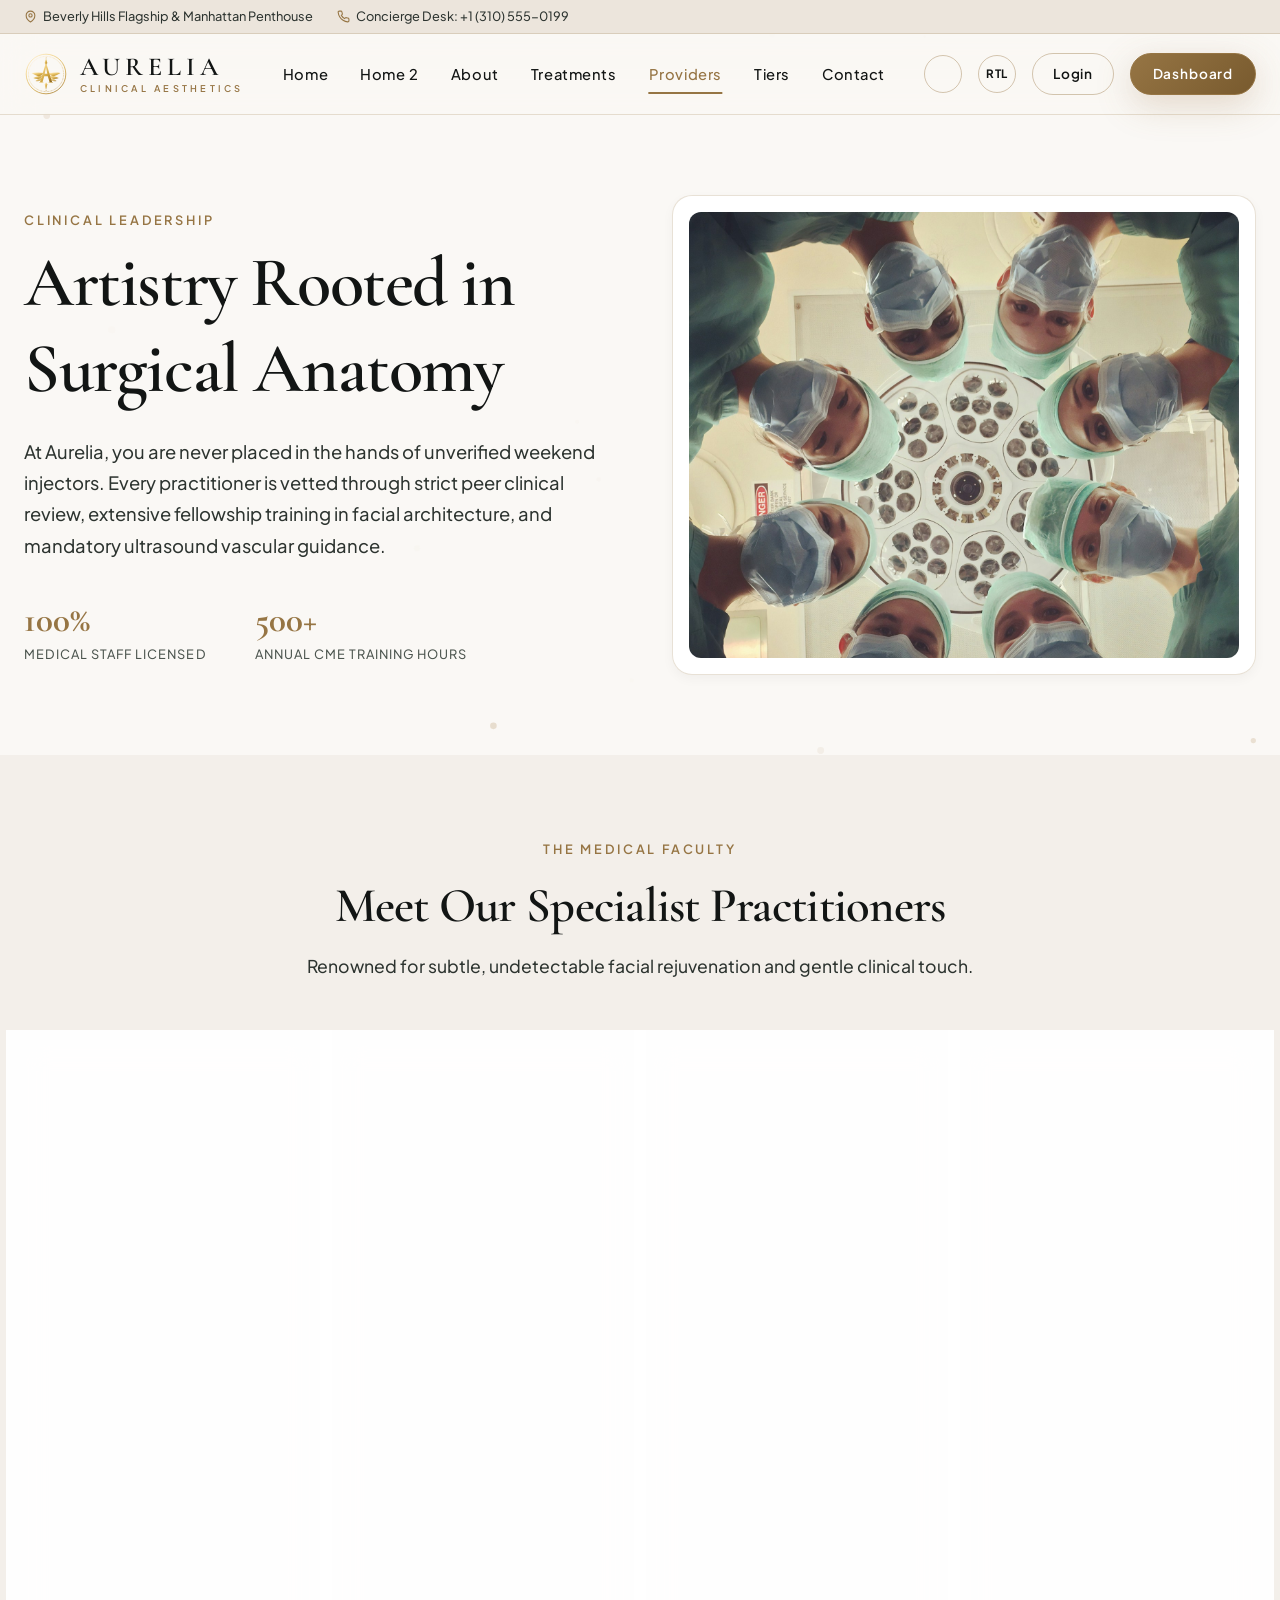
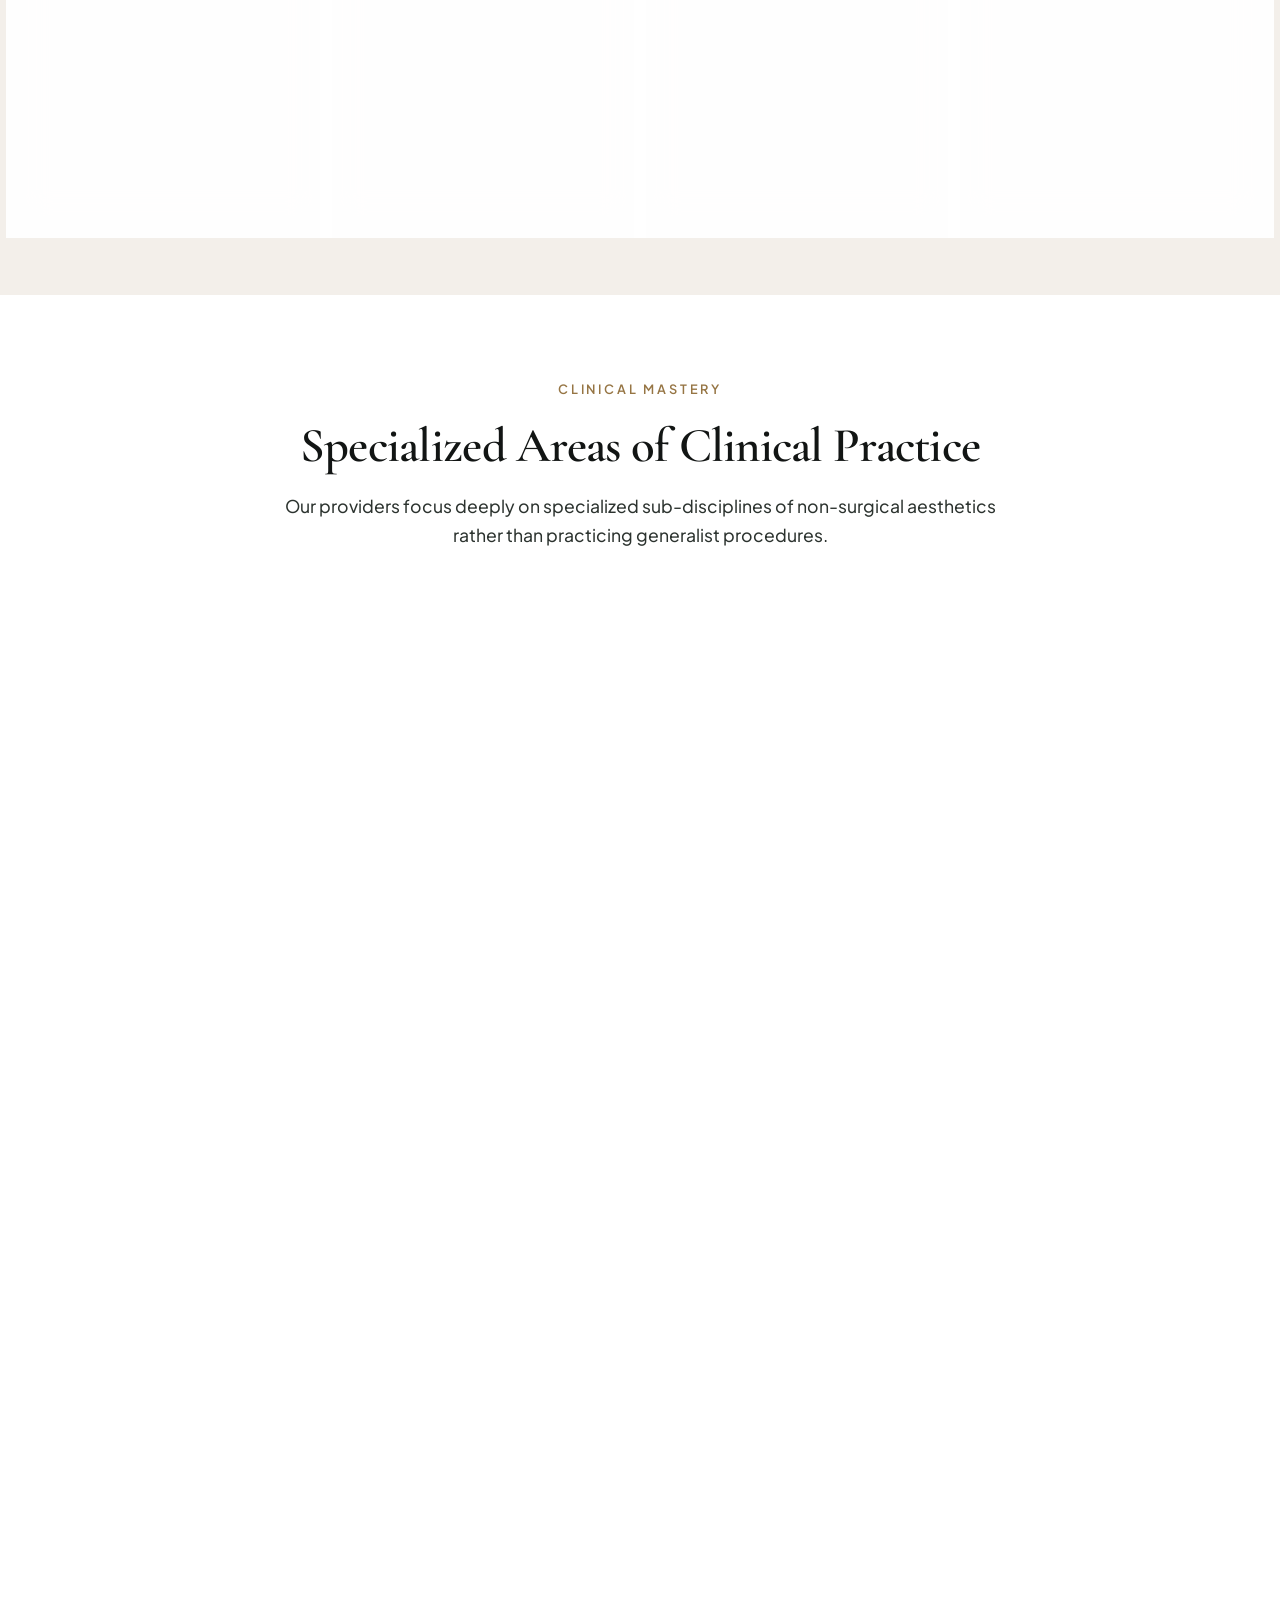
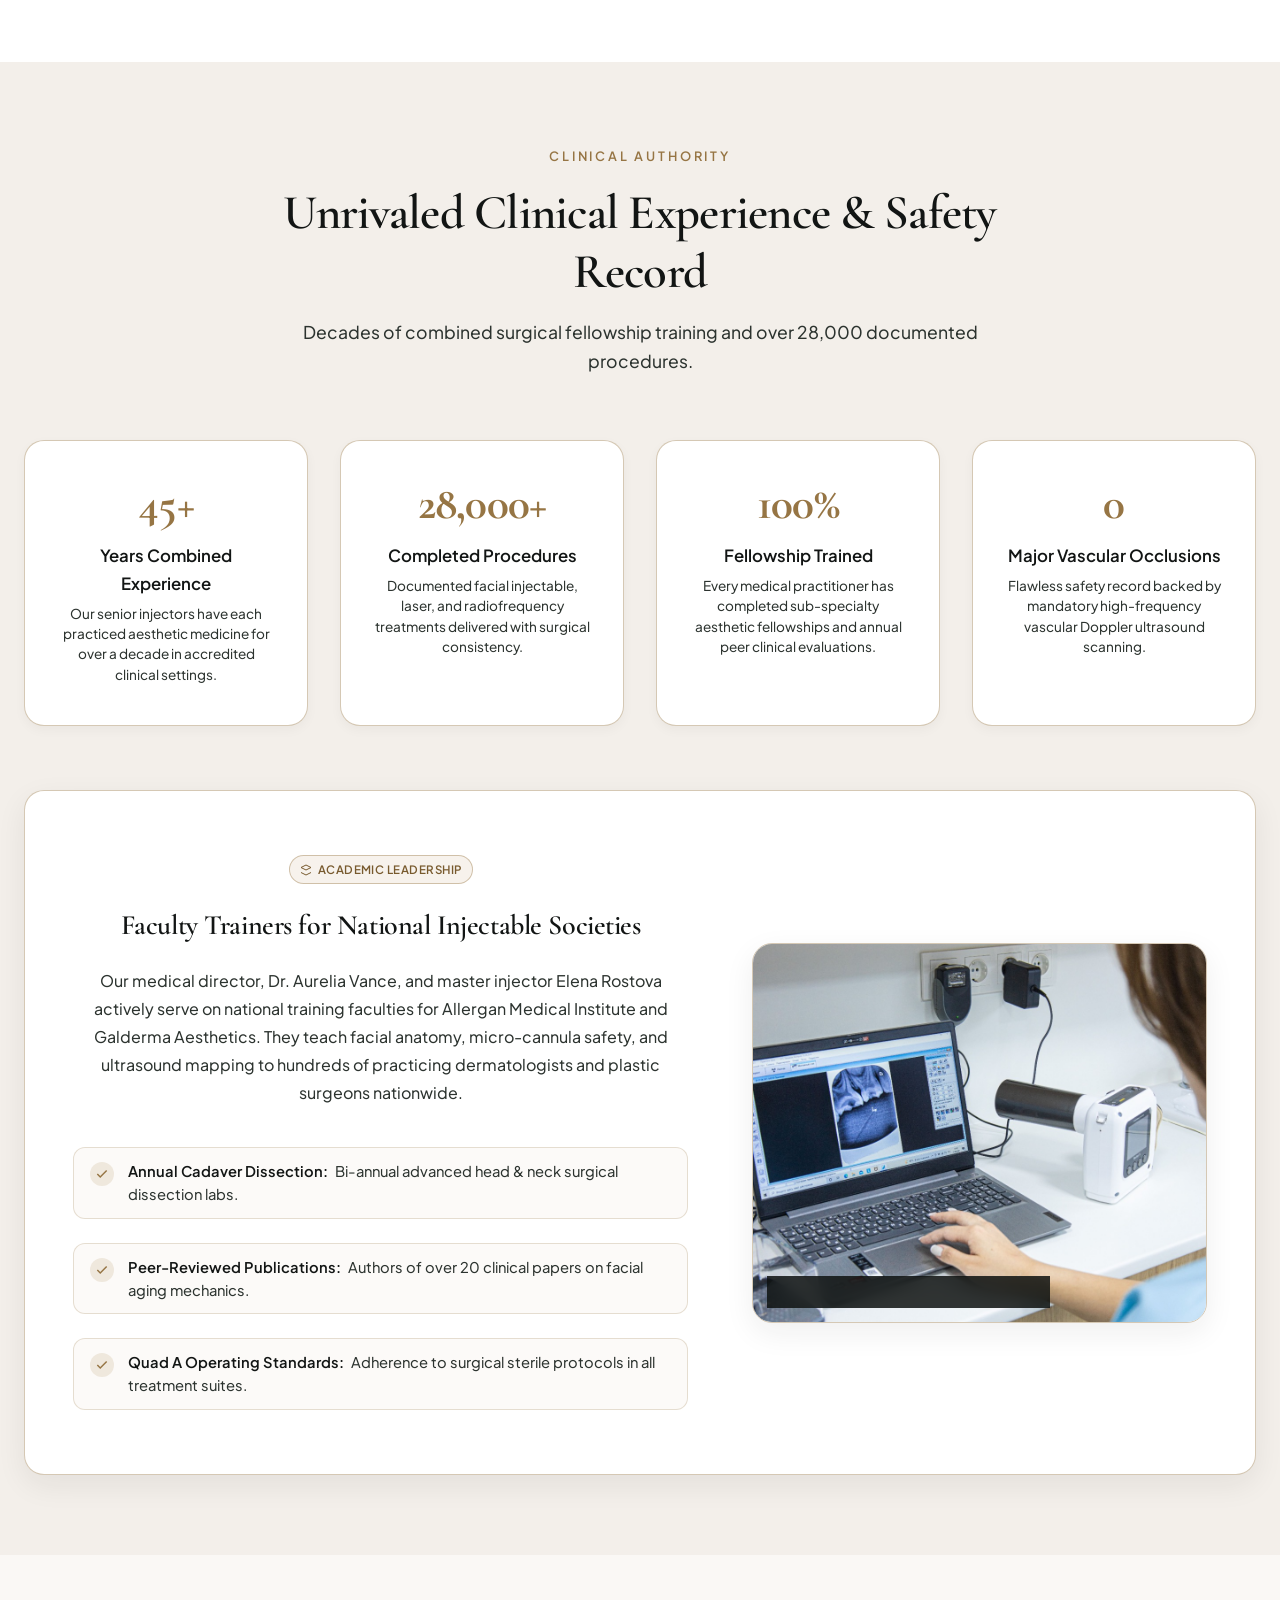
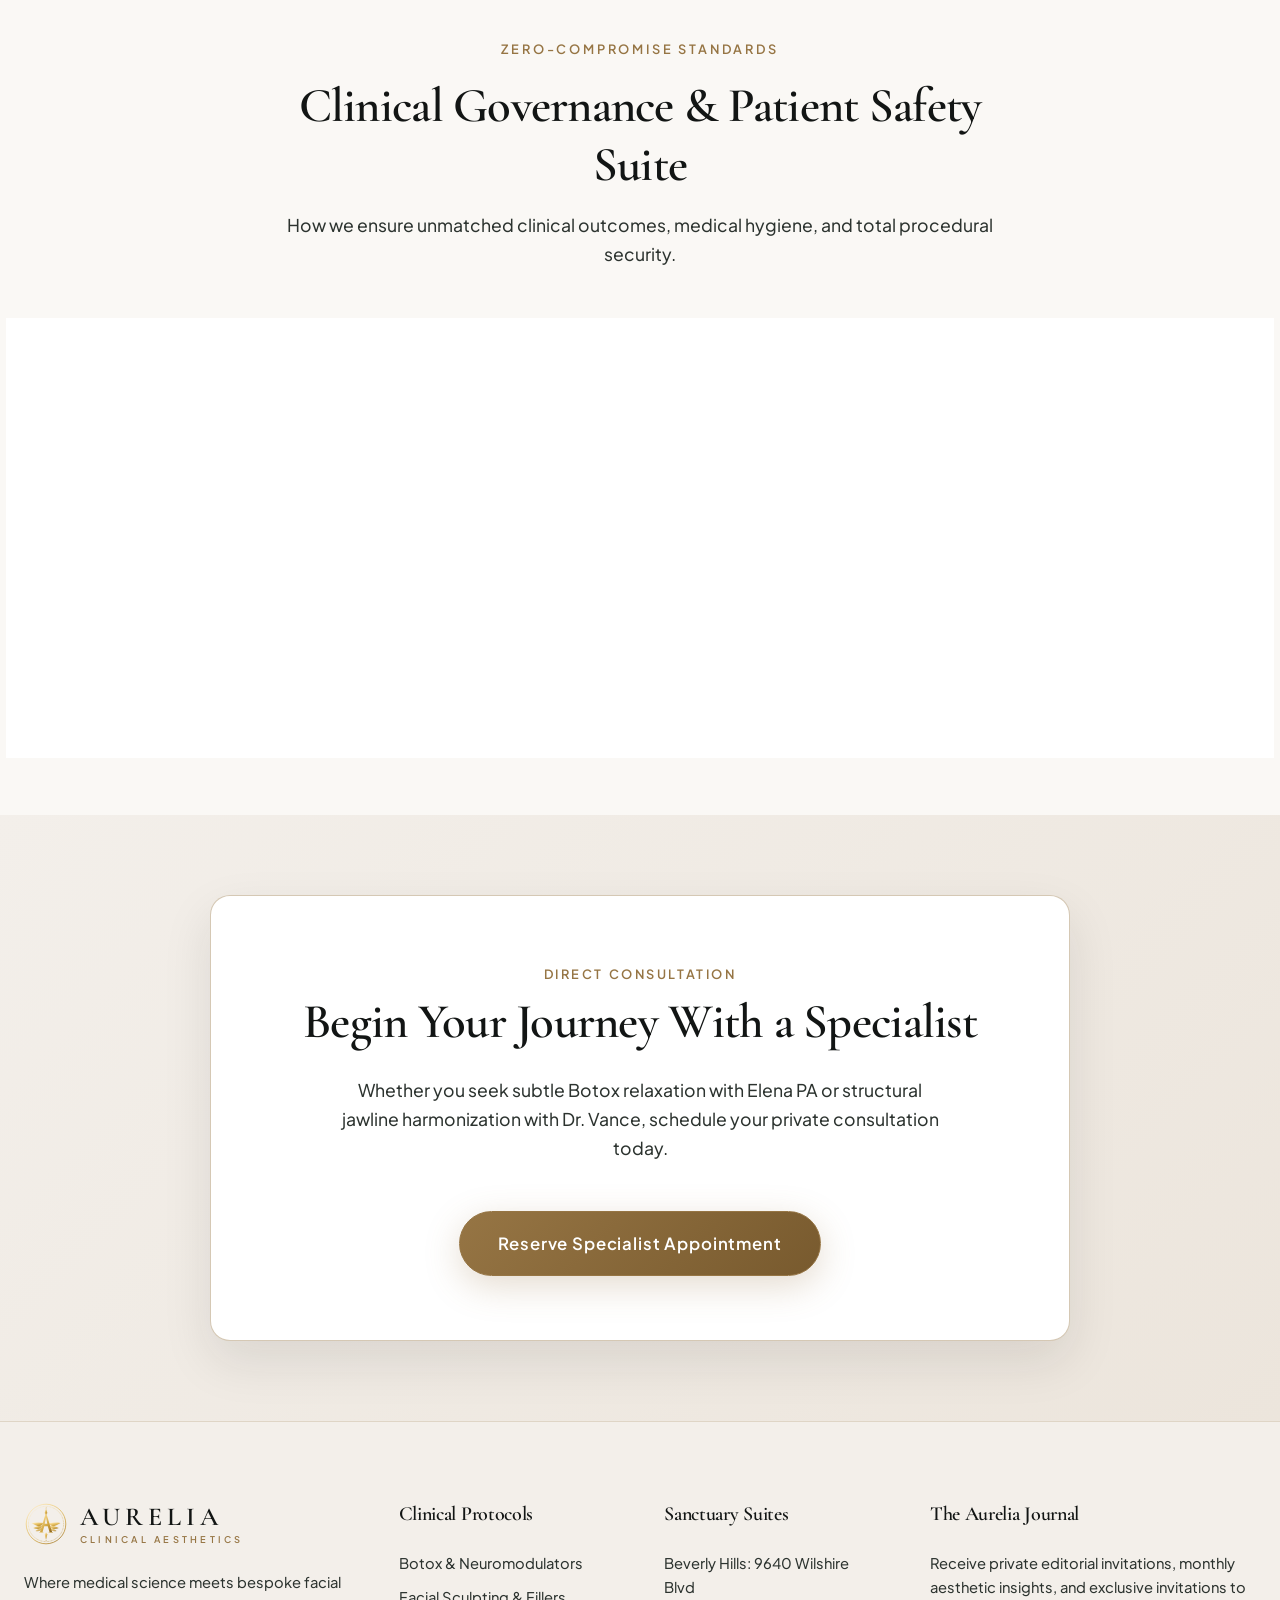
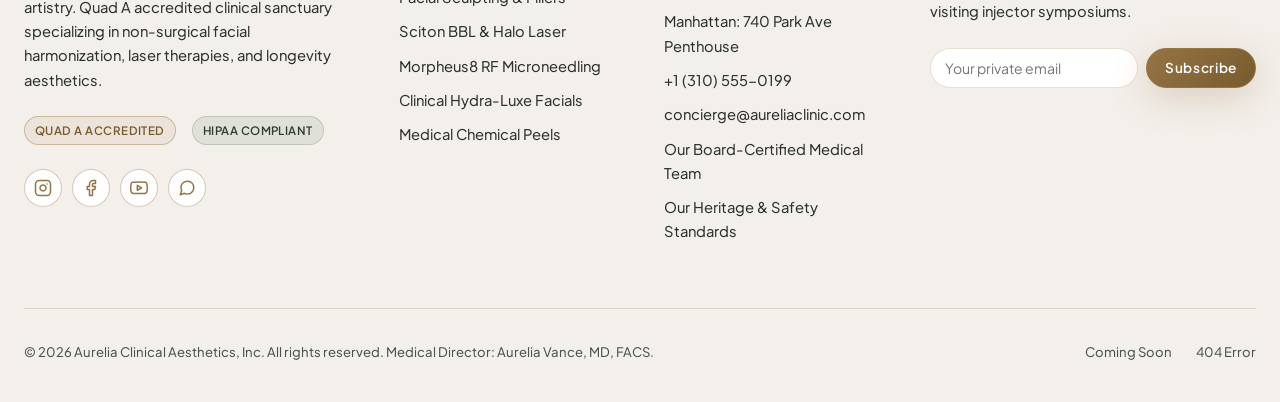
<file: providers.html>
<!DOCTYPE html>
<html lang="en">
<head>
  <meta charset="UTF-8">
  <meta name="viewport" content="width=device-width, initial-scale=1.0">
  <title>Our Providers | Board-Certified Aesthetic Specialists | Aurelia</title>
  <meta name="description" content="Meet our board-certified facial plastic surgeons, master injectors, and certified laser specialists at Aurelia Clinical Aesthetics.">
  
  <!-- Favicon -->
  <link rel="icon" type="image/svg+xml" href="assets/images/favicon.svg">
  
  <link rel="stylesheet" href="assets/css/main.css">
  <link rel="stylesheet" href="assets/css/components.css">
  <link rel="stylesheet" href="assets/css/animations.css">
  <link rel="stylesheet" href="assets/css/rtl.css">
</head>
<body>

  <canvas id="ambient-canvas"></canvas>

  <aside class="utility-bar" aria-label="Quick Access Bar">
    <div class="container">
      <div class="utility-bar-left">
        <div class="utility-item">
          <svg viewBox="0 0 24 24" fill="none" stroke="currentColor" stroke-width="2"><path d="M12 22s-8-4.5-8-11.8A8 8 0 0 1 12 2a8 8 0 0 1 8 8.2c0 7.3-8 11.8-8 11.8z"/><circle cx="12" cy="10" r="3"/></svg>
          <span>Beverly Hills Flagship & Manhattan Penthouse</span>
        </div>
        <div class="utility-item">
          <svg viewBox="0 0 24 24" fill="none" stroke="currentColor" stroke-width="2"><path d="M22 16.92v3a2 2 0 0 1-2.18 2 19.79 19.79 0 0 1-8.63-3.07 19.5 19.5 0 0 1-6-6 19.79 19.79 0 0 1-3.07-8.67A2 2 0 0 1 4.11 2h3a2 2 0 0 1 2 1.72 12.84 12.84 0 0 0 .7 2.81 2 2 0 0 1-.45 2.11L8.09 9.91a16 16 0 0 0 6 6l1.27-1.27a2 2 0 0 1 2.11-.45 12.84 12.84 0 0 0 2.81.7A2 2 0 0 1 22 16.92z"/></svg>
          <span>Concierge Desk: +1 (310) 555-0199</span>
        </div>
      </div>
    </div>
  </aside>

  <!-- Strict Navbar -->
  <header class="navbar" role="banner">
    <div class="container">
      <a href="index.html" class="brand" aria-label="Aurelia Clinical Aesthetics Home">
        <div class="brand-logo">
          <svg class="logo-mark" viewBox="0 0 100 100" fill="none" xmlns="http://www.w3.org/2000/svg">
            <defs>
              <linearGradient id="aurelia-gold-providers-1" x1="15%" y1="0%" x2="85%" y2="100%">
                <stop offset="0%" stop-color="#FFF0D0"/>
                <stop offset="25%" stop-color="#F2D283"/>
                <stop offset="60%" stop-color="#D4AA47"/>
                <stop offset="85%" stop-color="#B88A2D"/>
                <stop offset="100%" stop-color="#8C651B"/>
              </linearGradient>
            </defs>
            <circle cx="50" cy="50" r="45" stroke="url(#aurelia-gold-providers-1)" stroke-width="1.8" fill="none"/>
            <circle cx="50" cy="50" r="40" stroke="url(#aurelia-gold-providers-1)" stroke-width="1.2" stroke-linecap="round" stroke-dasharray="0.1 3.2" fill="none" opacity="0.85"/>
            <path d="M50 14 L53 25 L50 30 L47 25 Z" fill="url(#aurelia-gold-providers-1)"/>
            <circle cx="50" cy="13" r="1.2" fill="url(#aurelia-gold-providers-1)"/>
            <path d="M50 86 L53 74 L50 69 L47 74 Z" fill="url(#aurelia-gold-providers-1)"/>
            <circle cx="50" cy="87" r="1.2" fill="url(#aurelia-gold-providers-1)"/>
            <path d="M44 48 C37 47, 26 46, 17 48 C22 51, 28 54, 34 56 C38 55, 42 52, 44 48 Z" fill="url(#aurelia-gold-providers-1)"/>
            <path d="M42 53 C36 54, 27 56, 21 59 C26 62, 33 62, 37 60 C40 58, 41 55, 42 53 Z" fill="url(#aurelia-gold-providers-1)" opacity="0.9"/>
            <path d="M40 58 C35 60, 29 63, 26 66 C30 67, 35 66, 38 64 C40 62, 40 60, 40 58 Z" fill="url(#aurelia-gold-providers-1)" opacity="0.75"/>
            <path d="M56 48 C63 47, 74 46, 83 48 C78 51, 72 54, 66 56 C62 55, 58 52, 56 48 Z" fill="url(#aurelia-gold-providers-1)"/>
            <path d="M58 53 C64 54, 73 56, 79 59 C74 62, 67 62, 63 60 C60 58, 59 55, 58 53 Z" fill="url(#aurelia-gold-providers-1)" opacity="0.9"/>
            <path d="M60 58 C65 60, 71 63, 74 66 C70 67, 65 66, 62 64 C60 62, 60 60, 60 58 Z" fill="url(#aurelia-gold-providers-1)" opacity="0.75"/>
            <path d="M50 24 L64 69 H58.2 L54 55 H46 L42 69 H36.2 L50 24 Z M50 35 L47 49.5 H53 L50 35 Z" fill="url(#aurelia-gold-providers-1)"/>
            <path d="M34 68.5 H44 V70 H34 Z M56 68.5 H66 V70 H56 Z" fill="url(#aurelia-gold-providers-1)"/>
          </svg>
        </div>
        <div class="brand-text">
          <span class="brand-title">AURELIA</span>
          <span class="brand-subtitle">CLINICAL AESTHETICS</span>
        </div>
      </a>

      <nav class="nav-menu" aria-label="Primary Navigation">
        <div class="nav-item"><a href="index.html" class="nav-link">Home</a></div>
        <div class="nav-item"><a href="home-2.html" class="nav-link">Home 2</a></div>
        <div class="nav-item"><a href="about.html" class="nav-link">About</a></div>
        <div class="nav-item"><a href="treatments.html" class="nav-link">Treatments</a></div>
        <div class="nav-item"><a href="providers.html" class="nav-link active">Providers</a></div>
        <div class="nav-item"><a href="memberships.html" class="nav-link">Tiers</a></div>
        <div class="nav-item"><a href="contact.html" class="nav-link">Contact</a></div>
      </nav>

      <div class="nav-actions">
        <button class="theme-toggle-btn" aria-label="Toggle Dark or Light Mode"></button>
        <button class="rtl-toggle-btn" aria-label="Toggle RTL View">
          <span class="rtl-text">RTL</span>
        </button>
        <a href="login.html" class="btn-nav-login">Login</a>
        <a href="dashboard.html" class="btn-nav-dashboard">Dashboard</a>
      </div>

      <button class="mobile-toggle" aria-label="Open Navigation Menu">
        <svg viewBox="0 0 24 24" fill="none" stroke="currentColor" stroke-width="2"><line x1="3" y1="12" x2="21" y2="12"/><line x1="3" y1="6" x2="21" y2="6"/><line x1="3" y1="18" x2="21" y2="18"/></svg>
      </button>
    </div>
  </header>

  <!-- Mobile Drawer -->
  <div class="mobile-overlay"></div>
  <aside class="mobile-drawer" aria-label="Mobile Navigation">
    <div>
      <div class="mobile-drawer-header">
        <a href="index.html" class="brand" aria-label="Aurelia Clinical Aesthetics Home">
          <div class="brand-logo">
            <svg class="logo-mark" viewBox="0 0 100 100" fill="none" xmlns="http://www.w3.org/2000/svg">
              <defs>
                <linearGradient id="aurelia-gold-providers-2" x1="15%" y1="0%" x2="85%" y2="100%">
                  <stop offset="0%" stop-color="#FFF0D0"/>
                  <stop offset="25%" stop-color="#F2D283"/>
                  <stop offset="60%" stop-color="#D4AA47"/>
                  <stop offset="85%" stop-color="#B88A2D"/>
                  <stop offset="100%" stop-color="#8C651B"/>
                </linearGradient>
              </defs>
              <circle cx="50" cy="50" r="45" stroke="url(#aurelia-gold-providers-2)" stroke-width="1.8" fill="none"/>
              <circle cx="50" cy="50" r="40" stroke="url(#aurelia-gold-providers-2)" stroke-width="1.2" stroke-linecap="round" stroke-dasharray="0.1 3.2" fill="none" opacity="0.85"/>
              <path d="M50 14 L53 25 L50 30 L47 25 Z" fill="url(#aurelia-gold-providers-2)"/>
              <circle cx="50" cy="13" r="1.2" fill="url(#aurelia-gold-providers-2)"/>
              <path d="M50 86 L53 74 L50 69 L47 74 Z" fill="url(#aurelia-gold-providers-2)"/>
              <circle cx="50" cy="87" r="1.2" fill="url(#aurelia-gold-providers-2)"/>
              <path d="M44 48 C37 47, 26 46, 17 48 C22 51, 28 54, 34 56 C38 55, 42 52, 44 48 Z" fill="url(#aurelia-gold-providers-2)"/>
              <path d="M42 53 C36 54, 27 56, 21 59 C26 62, 33 62, 37 60 C40 58, 41 55, 42 53 Z" fill="url(#aurelia-gold-providers-2)" opacity="0.9"/>
              <path d="M40 58 C35 60, 29 63, 26 66 C30 67, 35 66, 38 64 C40 62, 40 60, 40 58 Z" fill="url(#aurelia-gold-providers-2)" opacity="0.75"/>
              <path d="M56 48 C63 47, 74 46, 83 48 C78 51, 72 54, 66 56 C62 55, 58 52, 56 48 Z" fill="url(#aurelia-gold-providers-2)"/>
              <path d="M58 53 C64 54, 73 56, 79 59 C74 62, 67 62, 63 60 C60 58, 59 55, 58 53 Z" fill="url(#aurelia-gold-providers-2)" opacity="0.9"/>
              <path d="M60 58 C65 60, 71 63, 74 66 C70 67, 65 66, 62 64 C60 62, 60 60, 60 58 Z" fill="url(#aurelia-gold-providers-2)" opacity="0.75"/>
              <path d="M50 24 L64 69 H58.2 L54 55 H46 L42 69 H36.2 L50 24 Z M50 35 L47 49.5 H53 L50 35 Z" fill="url(#aurelia-gold-providers-2)"/>
              <path d="M34 68.5 H44 V70 H34 Z M56 68.5 H66 V70 H56 Z" fill="url(#aurelia-gold-providers-2)"/>
            </svg>
          </div>
          <div class="brand-text">
            <span class="brand-title">AURELIA</span>
            <span class="brand-subtitle">CLINICAL AESTHETICS</span>
          </div>
        </a>
        <button class="mobile-drawer-close" aria-label="Close Navigation Menu">
          <svg width="24" height="24" viewBox="0 0 24 24" fill="none" stroke="currentColor" stroke-width="2"><line x1="18" y1="6" x2="6" y2="18"/><line x1="6" y1="6" x2="18" y2="18"/></svg>
        </button>
      </div>
      <nav class="mobile-nav-menu">
        <a href="index.html" class="mobile-nav-link">Home</a>
        <a href="home-2.html" class="mobile-nav-link">Home 2</a>
        <a href="about.html" class="mobile-nav-link">About</a>
        <a href="treatments.html" class="mobile-nav-link">Treatments</a>
        <a href="providers.html" class="mobile-nav-link active">Providers</a>
        <a href="memberships.html" class="mobile-nav-link">Tiers</a>
        <a href="contact.html" class="mobile-nav-link">Contact</a>
      </nav>
    </div>
    <div class="mobile-drawer-footer" style="display: flex; flex-direction: column; gap: 8px;">
      <div style="display: flex; gap: 8px; width: 100%; margin-bottom: 4px;">
        <button class="theme-toggle-btn" aria-label="Toggle Dark or Light Mode" style="flex-shrink: 0;"></button>
        <button class="rtl-toggle-btn" aria-label="Toggle RTL View" style="flex-shrink: 0;">
          <span class="rtl-text">RTL</span>
        </button>
      </div>
      <a href="login.html" class="btn btn-gold" style="width: 100%;">Login</a>
      <a href="dashboard.html" class="btn btn-outline" style="width: 100%;">Dashboard</a>
    </div>
  </aside>

  <main>
    <!-- SECTION 1: CLINICAL LEADERSHIP & MEDICAL DIRECTOR HERO -->
    <section class="section" id="providers-hero">
      <div class="container">
        <div class="grid-2 providers-hero-grid" style="align-items: center;">
          <div class="providers-hero-content">
            <span class="eyebrow" style="color: var(--accent-gold); font-weight: 600; text-transform: uppercase; letter-spacing: 0.22em; font-size: 0.8rem;">Clinical Leadership</span>
            <h1 class="providers-hero-title" style="margin-top: 8px; margin-bottom: var(--space-3);">Artistry Rooted in Surgical Anatomy</h1>
            <p class="providers-hero-desc" style="font-size: 1.15rem; line-height: 1.7; margin-bottom: var(--space-5); color: var(--text-secondary);">
              At Aurelia, you are never placed in the hands of unverified weekend injectors. Every practitioner is vetted through strict peer clinical review, extensive fellowship training in facial architecture, and mandatory ultrasound vascular guidance.
            </p>
            <div class="providers-hero-stats">
              <div class="hero-stat-item">
                <div class="hero-stat-num">100%</div>
                <div class="hero-stat-label">Medical Staff Licensed</div>
              </div>
              <div class="hero-stat-item">
                <div class="hero-stat-num">500+</div>
                <div class="hero-stat-label">Annual CME Training Hours</div>
              </div>
            </div>
          </div>
          <div class="tilt-card providers-hero-image-card" style="padding: var(--space-2);">
            <div class="tilt-card-image" style="height: 100%; margin-bottom: 0;">
              <img src="assets/images/hero_consult.jpg" alt="Aurelia Clinical Consultation and Patient Safety Review" width="800" height="480">
            </div>
          </div>
        </div>
      </div>
    </section>

    <!-- SECTION 2: SPECIALIST TEAM DIRECTORY (3D TILT CARDS, CENTER-ALIGNED) -->
    <section class="section" id="specialists-grid" style="background-color: var(--bg-secondary);">
      <div class="container">
        <div class="section-header">
          <span class="eyebrow">The Medical Faculty</span>
          <h2>Meet Our Specialist Practitioners</h2>
          <p>Renowned for subtle, undetectable facial rejuvenation and gentle clinical touch.</p>
        </div>

        <div class="grid-4">
          <!-- Specialist 1 -->
          <div class="tilt-card" id="dr-vance">
            <div class="tilt-card-image" style="height: 280px;">
              <img src="assets/images/provider_director.jpg" alt="Dr. Aurelia Vance, MD, FACS" width="400" height="280">
            </div>
            <h3 class="tilt-card-title" style="font-size: 1.35rem;">Dr. Aurelia Vance, MD</h3>
            <span class="tilt-card-subtitle" style="font-size: 0.78rem;">FACS • Chief Medical Director</span>
            <p class="tilt-card-desc" style="font-size: 0.9rem;">Board-Certified Facial Plastic Surgeon. Specializes in structural bone biostimulation and submental contouring.</p>
            <div class="tilt-card-tags">
              <span class="badge badge-gold">Johns Hopkins Alum</span>
            </div>
            <a href="#" class="btn btn-outline btn-sm" data-modal-target="modal-book-treatment">Book with Dr. Vance</a>
          </div>

          <!-- Specialist 2 -->
          <div class="tilt-card" id="elena">
            <div class="tilt-card-image" style="height: 280px;">
              <img src="assets/images/provider_injector.jpg" alt="Elena Rostova, PA-C" width="400" height="280">
            </div>
            <h3 class="tilt-card-title" style="font-size: 1.35rem;">Elena Rostova, PA-C</h3>
            <span class="tilt-card-subtitle" style="font-size: 0.78rem;">Master Aesthetic Injector</span>
            <p class="tilt-card-desc" style="font-size: 0.9rem;">12+ years in aesthetic injectables. Pioneer of the micro-cannula Russian lip technique and tear trough correction.</p>
            <div class="tilt-card-tags">
              <span class="badge badge-gold">National Injector Trainer</span>
            </div>
            <a href="#" class="btn btn-outline btn-sm" data-modal-target="modal-book-treatment">Book with Elena</a>
          </div>

          <!-- Specialist 3 -->
          <div class="tilt-card" id="marcus">
            <div class="tilt-card-image" style="height: 280px;">
              <img src="assets/images/provider_laser.jpg" alt="Marcus Chen, BSN, RN" width="400" height="280">
            </div>
            <h3 class="tilt-card-title" style="font-size: 1.35rem;">Marcus Chen, RN</h3>
            <span class="tilt-card-subtitle" style="font-size: 0.78rem;">Senior Laser Specialist</span>
            <p class="tilt-card-desc" style="font-size: 0.9rem;">Expert in Sciton BBL HERO, Halo hybrid lasers, and Morpheus8 RF tissue tightening for all Fitzpatrick skin types.</p>
            <div class="tilt-card-tags">
              <span class="badge badge-gold">Sciton Certified Master</span>
            </div>
            <a href="#" class="btn btn-outline btn-sm" data-modal-target="modal-book-treatment">Book with Marcus</a>
          </div>

          <!-- Specialist 4 -->
          <div class="tilt-card" id="sophia">
            <div class="tilt-card-image" style="height: 280px;">
              <img src="assets/images/provider_aesthetician.jpg" alt="Sophia Thorne, Licensed Medical Aesthetician" width="400" height="280">
            </div>
            <h3 class="tilt-card-title" style="font-size: 1.35rem;">Sophia Thorne, LE</h3>
            <span class="tilt-card-subtitle" style="font-size: 0.78rem;">Lead Clinical Aesthetician</span>
            <p class="tilt-card-desc" style="font-size: 0.9rem;">Specializes in clinical Hydra-Luxe treatments, deep chemical peel resurfacing, and pharmaceutical skincare curation.</p>
            <div class="tilt-card-tags">
              <span class="badge badge-gold">SkinCeuticals Fellow</span>
            </div>
            <a href="#" class="btn btn-outline btn-sm" data-modal-target="modal-book-treatment">Book with Sophia</a>
          </div>
        </div>
      </div>
    </section>

    <!-- SECTION 3: PROVIDER SPECIALIZATIONS (AREAS OF CLINICAL EXPERTISE) -->
    <section class="section" id="provider-specializations" style="background-color: var(--surface);">
      <div class="container">
        <div class="section-header">
          <span class="eyebrow">Clinical Mastery</span>
          <h2>Specialized Areas of Clinical Practice</h2>
          <p>Our providers focus deeply on specialized sub-disciplines of non-surgical aesthetics rather than practicing generalist procedures.</p>
        </div>

        <div class="grid-3" style="gap: var(--space-5);">
          <!-- Spec 1 -->
          <div class="tilt-card">
            <div class="tilt-card-icon">
              <svg viewBox="0 0 24 24" fill="none" stroke="currentColor" stroke-width="2"><circle cx="12" cy="12" r="10"/><path d="m4.93 4.93 4.24 4.24"/><path d="m14.83 9.17 4.24-4.24"/><path d="m14.83 14.83 4.24 4.24"/></svg>
            </div>
            <h3 class="tilt-card-title">Full Craniofacial Architecture</h3>
            <p class="tilt-card-desc">Restoration of lost deep fat pads and pyriform aperture bone resorption. Supraperiosteal jawline projection, chin augmentation, and high zygomatic arch contouring.</p>
            <div class="tilt-card-tags">
              <span class="badge badge-gold">Dr. Vance, MD</span>
              <span class="badge badge-sage">Structural Lift</span>
            </div>
          </div>

          <!-- Spec 2 -->
          <div class="tilt-card">
            <div class="tilt-card-icon">
              <svg viewBox="0 0 24 24" fill="none" stroke="currentColor" stroke-width="2"><path d="M1 12s4-8 11-8 11 8 11 8-4 8-11 8-11-8-11-8z"/><circle cx="12" cy="12" r="3"/></svg>
            </div>
            <h3 class="tilt-card-title">Periorbital Rejuvenation & Tear Troughs</h3>
            <p class="tilt-card-desc">Delicate under-eye hollow correction using 27-gauge blunt micro-cannulas and hyaluronic micro-droplets to erase dark shadows without Tyndall effect or puffiness.</p>
            <div class="tilt-card-tags">
              <span class="badge badge-gold">Elena Rostova, PA-C</span>
              <span class="badge badge-sage">Micro-Cannula</span>
            </div>
          </div>

          <!-- Spec 3 -->
          <div class="tilt-card">
            <div class="tilt-card-icon">
              <svg viewBox="0 0 24 24" fill="none" stroke="currentColor" stroke-width="2"><circle cx="12" cy="12" r="5"/><line x1="12" y1="1" x2="12" y2="3"/><line x1="12" y1="21" x2="12" y2="23"/></svg>
            </div>
            <h3 class="tilt-card-title">Advanced Laser Dermatology & Dyschromia</h3>
            <p class="tilt-card-desc">Targeted photothermal clearance of complex melasma, solar elastosis, diffuse rosacea, and vascular telangiectasias across all Fitzpatrick skin types (I–VI).</p>
            <div class="tilt-card-tags">
              <span class="badge badge-gold">Marcus Chen, RN</span>
              <span class="badge badge-sage">Sciton Master</span>
            </div>
          </div>

          <!-- Spec 4 -->
          <div class="tilt-card">
            <div class="tilt-card-icon">
              <svg viewBox="0 0 24 24" fill="none" stroke="currentColor" stroke-width="2"><path d="M12 2L2 7l10 5 10-5-10-5zM2 17l10 5 10-5"/></svg>
            </div>
            <h3 class="tilt-card-title">Biostimulatory Collagen Genesis</h3>
            <p class="tilt-card-desc">Regenerative induction utilizing Sculptra (PLLA), Radiesse (+) calcium hydroxyapatite hyperdilutions, and exosome serums to stimulate structural Type-1 collagen synthesis.</p>
            <div class="tilt-card-tags">
              <span class="badge badge-gold">Faculty Led</span>
              <span class="badge badge-sage">2+ Year Longevity</span>
            </div>
          </div>

          <!-- Spec 5 -->
          <div class="tilt-card">
            <div class="tilt-card-icon">
              <svg viewBox="0 0 24 24" fill="none" stroke="currentColor" stroke-width="2"><circle cx="12" cy="12" r="10"/><path d="M12 8v8M8 12h8"/></svg>
            </div>
            <h3 class="tilt-card-title">Micro-Neuromodulator Kinetics</h3>
            <p class="tilt-card-desc">Sub-unit micro-dosing for masseter slimming (bruxism), Nefertiti platysmal neck cord lifts, gummy smile correction, and DAO muscle relaxation for resting mouth corners.</p>
            <div class="tilt-card-tags">
              <span class="badge badge-gold">Natural Mobility</span>
              <span class="badge badge-sage">Zero Heaviness</span>
            </div>
          </div>

          <!-- Spec 6 -->
          <div class="tilt-card">
            <div class="tilt-card-icon">
              <svg viewBox="0 0 24 24" fill="none" stroke="currentColor" stroke-width="2"><path d="M22 12h-4l-3 9L9 3l-3 9H2"/></svg>
            </div>
            <h3 class="tilt-card-title">Ultrasound Vascular Diagnostics & Reversals</h3>
            <p class="tilt-card-desc">Expert ultrasound identification of vascular flow and guided hyaluronidase dissolution for clients seeking correction of poorly placed filler performed elsewhere.</p>
            <div class="tilt-card-tags">
              <span class="badge badge-gold">Revision Clinic</span>
              <span class="badge badge-sage">Ultrasound Guided</span>
            </div>
          </div>
        </div>
      </div>
    </section>

    <!-- SECTION 4: PROVIDER EXPERIENCE & CLINICAL CREDENTIALS -->
    <section class="section" id="provider-experience" style="background-color: var(--bg-secondary);">
      <div class="container">
        <div class="section-header">
          <span class="eyebrow">Clinical Authority</span>
          <h2>Unrivaled Clinical Experience & Safety Record</h2>
          <p>Decades of combined surgical fellowship training and over 28,000 documented procedures.</p>
        </div>

        <!-- Experience Metrics -->
        <div class="grid-4" style="gap: var(--space-4); margin-bottom: var(--space-8);">
          <div class="impact-metric-card">
            <div class="impact-metric-num">45+</div>
            <div class="impact-metric-label">Years Combined Experience</div>
            <p class="impact-metric-desc">Our senior injectors have each practiced aesthetic medicine for over a decade in accredited clinical settings.</p>
          </div>

          <div class="impact-metric-card">
            <div class="impact-metric-num">28,000+</div>
            <div class="impact-metric-label">Completed Procedures</div>
            <p class="impact-metric-desc">Documented facial injectable, laser, and radiofrequency treatments delivered with surgical consistency.</p>
          </div>

          <div class="impact-metric-card">
            <div class="impact-metric-num">100%</div>
            <div class="impact-metric-label">Fellowship Trained</div>
            <p class="impact-metric-desc">Every medical practitioner has completed sub-specialty aesthetic fellowships and annual peer clinical evaluations.</p>
          </div>

          <div class="impact-metric-card">
            <div class="impact-metric-num">0</div>
            <div class="impact-metric-label">Major Vascular Occlusions</div>
            <p class="impact-metric-desc">Flawless safety record backed by mandatory high-frequency vascular Doppler ultrasound scanning.</p>
          </div>
        </div>

        <!-- Detailed Credentials & Leadership Details -->
        <div class="provider-leadership-card">
          <div class="leadership-content">
            <span class="badge badge-gold leadership-badge">
              <svg width="12" height="12" viewBox="0 0 24 24" fill="none" stroke="currentColor" stroke-width="2"><path d="M12 2L2 7l10 5 10-5-10-5zM2 17l10 5 10-5"/></svg>
              <span>Academic Leadership</span>
            </span>
            <h3 class="leadership-heading">Faculty Trainers for National Injectable Societies</h3>
            <p class="leadership-description">
              Our medical director, Dr. Aurelia Vance, and master injector Elena Rostova actively serve on national training faculties for Allergan Medical Institute and Galderma Aesthetics. They teach facial anatomy, micro-cannula safety, and ultrasound mapping to hundreds of practicing dermatologists and plastic surgeons nationwide.
            </p>
            <div class="leadership-checklist">
              <div class="leadership-check-item">
                <div class="check-icon-box" aria-hidden="true">
                  <svg width="14" height="14" viewBox="0 0 24 24" fill="none" stroke="currentColor" stroke-width="2.5"><polyline points="20 6 9 17 4 12"/></svg>
                </div>
                <div class="check-text">
                  <strong class="check-title">Annual Cadaver Dissection:</strong>
                  <span class="check-desc">Bi-annual advanced head &amp; neck surgical dissection labs.</span>
                </div>
              </div>
              <div class="leadership-check-item">
                <div class="check-icon-box" aria-hidden="true">
                  <svg width="14" height="14" viewBox="0 0 24 24" fill="none" stroke="currentColor" stroke-width="2.5"><polyline points="20 6 9 17 4 12"/></svg>
                </div>
                <div class="check-text">
                  <strong class="check-title">Peer-Reviewed Publications:</strong>
                  <span class="check-desc">Authors of over 20 clinical papers on facial aging mechanics.</span>
                </div>
              </div>
              <div class="leadership-check-item">
                <div class="check-icon-box" aria-hidden="true">
                  <svg width="14" height="14" viewBox="0 0 24 24" fill="none" stroke="currentColor" stroke-width="2.5"><polyline points="20 6 9 17 4 12"/></svg>
                </div>
                <div class="check-text">
                  <strong class="check-title">Quad A Operating Standards:</strong>
                  <span class="check-desc">Adherence to surgical sterile protocols in all treatment suites.</span>
                </div>
              </div>
            </div>
          </div>
          <div class="leadership-media">
            <div class="leadership-image-frame">
              <img src="assets/images/synchronous_ultrasound.jpg" alt="Aurelia Ultrasound Vascular Mapping Safety Review" width="800" height="480">
              <div class="leadership-image-badge">
                <svg width="12" height="12" viewBox="0 0 24 24" fill="none" stroke="currentColor" stroke-width="2"><circle cx="12" cy="12" r="10"/><path d="m4.93 4.93 4.24 4.24"/></svg>
                <span>Vascular Ultrasound Laboratory</span>
              </div>
            </div>
          </div>
        </div>
      </div>
    </section>

    <!-- SECTION 5: CLINICAL GOVERNANCE & SAFETY PROTOCOLS -->
    <section class="section" id="safety-architecture">
      <div class="container">
        <div class="section-header">
          <span class="eyebrow">Zero-Compromise Standards</span>
          <h2>Clinical Governance & Patient Safety Suite</h2>
          <p>How we ensure unmatched clinical outcomes, medical hygiene, and total procedural security.</p>
        </div>

        <div class="grid-3">
          <div class="tilt-card">
            <div class="tilt-card-icon">
              <svg viewBox="0 0 24 24" fill="none" stroke="currentColor" stroke-width="2"><path d="M12 22s8-4 8-10V5l-8-3-8 3v7c0 6 8 10 8 10z"/></svg>
            </div>
            <h3 class="tilt-card-title">Quad A Accreditation</h3>
            <p class="tilt-card-desc">Our Beverly Hills and Manhattan sanctuaries meet the highest level of outpatient surgical and procedural safety inspection.</p>
            <span class="badge badge-sage">Surgical-Grade Purity</span>
          </div>

          <div class="tilt-card">
            <div class="tilt-card-icon">
              <svg viewBox="0 0 24 24" fill="none" stroke="currentColor" stroke-width="2"><circle cx="12" cy="12" r="10"/><path d="m4.93 4.93 4.24 4.24"/><path d="m14.83 9.17 4.24-4.24"/></svg>
            </div>
            <h3 class="tilt-card-title">Vascular Doppler Scanning</h3>
            <p class="tilt-card-desc">Handheld high-frequency ultrasound maps the client's facial arteries in real time to guarantee 100% vascular safety during filler injections.</p>
            <span class="badge badge-gold">Zero Occlusion Standard</span>
          </div>

          <div class="tilt-card">
            <div class="tilt-card-icon">
              <svg viewBox="0 0 24 24" fill="none" stroke="currentColor" stroke-width="2"><rect x="3" y="11" width="18" height="11" rx="2" ry="2"/><path d="M7 11V7a5 5 0 0 1 10 0v4"/></svg>
            </div>
            <h3 class="tilt-card-title">HIPAA-Gated Photo Vault</h3>
            <p class="tilt-card-desc">All client photography is encrypted, isolated from cloud indexing, and accessible solely through your biometrically secure Client Portal.</p>
            <span class="badge badge-sage">256-Bit Military Encryption</span>
          </div>
        </div>
      </div>
    </section>

    <!-- SECTION 4: DIRECT PROVIDER CONSULTATION CARD -->
    <section class="section" id="providers-cta" style="background: linear-gradient(135deg, var(--bg-secondary), var(--bg-tertiary));">
      <div class="container text-center" style="text-align: center;">
        <div style="background: var(--surface); border: 1px solid var(--border-medium); border-radius: var(--radius-lg); padding: var(--space-8) var(--space-4); max-width: 860px; margin: 0 auto; box-shadow: var(--shadow-lg);">
          <span class="eyebrow" style="color: var(--accent-gold); font-weight: 600; text-transform: uppercase; letter-spacing: 0.2em; font-size: 0.8rem;">Direct Consultation</span>
          <h2 style="margin-top: 6px; margin-bottom: var(--space-3);">Begin Your Journey With a Specialist</h2>
          <p style="max-width: 600px; margin: 0 auto var(--space-6) auto; font-size: 1.1rem;">
            Whether you seek subtle Botox relaxation with Elena PA or structural jawline harmonization with Dr. Vance, schedule your private consultation today.
          </p>
          <a href="#" class="btn btn-gold btn-lg" data-modal-target="modal-book-treatment">Reserve Specialist Appointment</a>
        </div>
      </div>
    </section>
  </main>

  <!-- Luxury Site Footer -->
  <footer class="site-footer" role="contentinfo">
    <div class="container">
      <div class="footer-grid">
        <div class="footer-col">
          <a href="index.html" class="brand" style="margin-bottom: var(--space-3);" aria-label="Aurelia Clinical Aesthetics Home">
            <div class="brand-logo">
              <svg class="logo-mark" viewBox="0 0 100 100" fill="none" xmlns="http://www.w3.org/2000/svg">
                <defs>
                  <linearGradient id="aurelia-gold-providers-3" x1="15%" y1="0%" x2="85%" y2="100%">
                    <stop offset="0%" stop-color="#FFF0D0"/>
                    <stop offset="25%" stop-color="#F2D283"/>
                    <stop offset="60%" stop-color="#D4AA47"/>
                    <stop offset="85%" stop-color="#B88A2D"/>
                    <stop offset="100%" stop-color="#8C651B"/>
                  </linearGradient>
                </defs>
                <circle cx="50" cy="50" r="45" stroke="url(#aurelia-gold-providers-3)" stroke-width="1.8" fill="none"/>
                <circle cx="50" cy="50" r="40" stroke="url(#aurelia-gold-providers-3)" stroke-width="1.2" stroke-linecap="round" stroke-dasharray="0.1 3.2" fill="none" opacity="0.85"/>
                <path d="M50 14 L53 25 L50 30 L47 25 Z" fill="url(#aurelia-gold-providers-3)"/>
                <circle cx="50" cy="13" r="1.2" fill="url(#aurelia-gold-providers-3)"/>
                <path d="M50 86 L53 74 L50 69 L47 74 Z" fill="url(#aurelia-gold-providers-3)"/>
                <circle cx="50" cy="87" r="1.2" fill="url(#aurelia-gold-providers-3)"/>
                <path d="M44 48 C37 47, 26 46, 17 48 C22 51, 28 54, 34 56 C38 55, 42 52, 44 48 Z" fill="url(#aurelia-gold-providers-3)"/>
                <path d="M42 53 C36 54, 27 56, 21 59 C26 62, 33 62, 37 60 C40 58, 41 55, 42 53 Z" fill="url(#aurelia-gold-providers-3)" opacity="0.9"/>
                <path d="M40 58 C35 60, 29 63, 26 66 C30 67, 35 66, 38 64 C40 62, 40 60, 40 58 Z" fill="url(#aurelia-gold-providers-3)" opacity="0.75"/>
                <path d="M56 48 C63 47, 74 46, 83 48 C78 51, 72 54, 66 56 C62 55, 58 52, 56 48 Z" fill="url(#aurelia-gold-providers-3)"/>
                <path d="M58 53 C64 54, 73 56, 79 59 C74 62, 67 62, 63 60 C60 58, 59 55, 58 53 Z" fill="url(#aurelia-gold-providers-3)" opacity="0.9"/>
                <path d="M60 58 C65 60, 71 63, 74 66 C70 67, 65 66, 62 64 C60 62, 60 60, 60 58 Z" fill="url(#aurelia-gold-providers-3)" opacity="0.75"/>
                <path d="M50 24 L64 69 H58.2 L54 55 H46 L42 69 H36.2 L50 24 Z M50 35 L47 49.5 H53 L50 35 Z" fill="url(#aurelia-gold-providers-3)"/>
                <path d="M34 68.5 H44 V70 H34 Z M56 68.5 H66 V70 H56 Z" fill="url(#aurelia-gold-providers-3)"/>
              </svg>
            </div>
            <div class="brand-text">
              <span class="brand-title">AURELIA</span>
              <span class="brand-subtitle">CLINICAL AESTHETICS</span>
            </div>
          </a>
          <p>Where medical science meets bespoke facial artistry. Quad A accredited clinical sanctuary specializing in non-surgical facial harmonization, laser therapies, and longevity aesthetics.</p>
          <div style="display: flex; gap: var(--space-2); margin-top: var(--space-3); margin-bottom: var(--space-3);">
            <span class="badge badge-gold">Quad A Accredited</span>
            <span class="badge badge-sage">HIPAA Compliant</span>
          </div>

          <!-- Social Media Links -->
          <div class="footer-social-links" style="display: flex; gap: 10px; margin-top: var(--space-3);">
            <a href="https://instagram.com" target="_blank" rel="noopener noreferrer" class="social-icon-btn" aria-label="Instagram">
              <svg width="18" height="18" viewBox="0 0 24 24" fill="none" stroke="currentColor" stroke-width="2" stroke-linecap="round" stroke-linejoin="round"><rect x="2" y="2" width="20" height="20" rx="5" ry="5"/><path d="M16 11.37A4 4 0 1 1 12.63 8 4 4 0 0 1 16 11.37z"/><line x1="17.5" y1="6.5" x2="17.51" y2="6.5"/></svg>
            </a>
            <a href="https://facebook.com" target="_blank" rel="noopener noreferrer" class="social-icon-btn" aria-label="Facebook">
              <svg width="18" height="18" viewBox="0 0 24 24" fill="none" stroke="currentColor" stroke-width="2" stroke-linecap="round" stroke-linejoin="round"><path d="M18 2h-3a5 5 0 0 0-5 5v3H7v4h3v8h4v-8h3l1-4h-4V7a1 1 0 0 1 1-1h3z"/></svg>
            </a>
            <a href="https://youtube.com" target="_blank" rel="noopener noreferrer" class="social-icon-btn" aria-label="YouTube">
              <svg width="18" height="18" viewBox="0 0 24 24" fill="none" stroke="currentColor" stroke-width="2" stroke-linecap="round" stroke-linejoin="round"><path d="M22.54 6.42a2.78 2.78 0 0 0-1.94-2C18.88 4 12 4 12 4s-6.88 0-8.6.46a2.78 2.78 0 0 0-1.94 2A29 29 0 0 0 1 11.75a29 29 0 0 0 .46 5.33A2.78 2.78 0 0 0 3.4 19c1.72.46 8.6.46 8.6.46s6.88 0 8.6-.46a2.78 2.78 0 0 0 1.94-2 29 29 0 0 0 .46-5.25 29 29 0 0 0-.46-5.33z"/><polygon points="9.75 15.02 15.5 11.75 9.75 8.48 9.75 15.02"/></svg>
            </a>
            <a href="https://wa.me/13105550199" target="_blank" rel="noopener noreferrer" class="social-icon-btn" aria-label="WhatsApp">
              <svg width="18" height="18" viewBox="0 0 24 24" fill="none" stroke="currentColor" stroke-width="2" stroke-linecap="round" stroke-linejoin="round"><path d="M21 11.5a8.38 8.38 0 0 1-.9 3.8 8.5 8.5 0 0 1-7.6 4.7 8.38 8.38 0 0 1-3.8-.9L3 21l1.9-5.7a8.38 8.38 0 0 1-.9-3.8 8.5 8.5 0 0 1 4.7-7.6 8.38 8.38 0 0 1 3.8-.9h.5a8.48 8.48 0 0 1 8 8v.5z"/></svg>
            </a>
          </div>
        </div>

        <div class="footer-col">
          <h4>Clinical Protocols</h4>
          <div class="footer-links">
            <a href="treatments.html#botox">Botox & Neuromodulators</a>
            <a href="treatments.html#fillers">Facial Sculpting & Fillers</a>
            <a href="treatments.html#laser">Sciton BBL & Halo Laser</a>
            <a href="treatments.html#morpheus8">Morpheus8 RF Microneedling</a>
            <a href="treatments.html#hydrafacial">Clinical Hydra-Luxe Facials</a>
            <a href="treatments.html#peels">Medical Chemical Peels</a>
          </div>
        </div>

        <div class="footer-col">
          <h4>Sanctuary Suites</h4>
          <div class="footer-links">
            <a href="contact.html">Beverly Hills: 9640 Wilshire Blvd</a>
            <a href="contact.html">Manhattan: 740 Park Ave Penthouse</a>
            <a href="tel:+13105550199">+1 (310) 555-0199</a>
            <a href="mailto:concierge@aureliaclinic.com">concierge@aureliaclinic.com</a>
            <a href="providers.html">Our Board-Certified Medical Team</a>
            <a href="about.html">Our Heritage & Safety Standards</a>
          </div>
        </div>

        <div class="footer-col">
          <h4>The Aurelia Journal</h4>
          <p>Receive private editorial invitations, monthly aesthetic insights, and exclusive invitations to visiting injector symposiums.</p>
          <form class="footer-newsletter-form" action="#" method="POST">
            <input type="email" placeholder="Your private email" required aria-label="Email address for newsletter">
            <button type="submit" class="btn btn-gold btn-sm">Subscribe</button>
          </form>
        </div>
      </div>

      <div class="footer-bottom">
        <div>© 2026 Aurelia Clinical Aesthetics, Inc. All rights reserved. Medical Director: Aurelia Vance, MD, FACS.</div>
        <div class="footer-bottom-links">
          <a href="coming-soon.html">Coming Soon</a>
          <a href="404.html">404 Error</a>
        </div>
      </div>
    </div>
  </footer>

  <!-- Booking Modal -->
  <div class="modal" id="modal-book-treatment" role="dialog" aria-modal="true" aria-labelledby="modal-book-title-providers">
    <div class="modal-overlay"></div>
    <div class="modal-card">
      <button class="modal-close" aria-label="Close modal">
        <svg width="20" height="20" viewBox="0 0 24 24" fill="none" stroke="currentColor" stroke-width="2"><line x1="18" y1="6" x2="6" y2="18"/><line x1="6" y1="6" x2="18" y2="18"/></svg>
      </button>
      <div style="text-align: center; margin-bottom: var(--space-4);">
        <span class="eyebrow" style="color: var(--accent-gold); font-weight: 600; text-transform: uppercase; letter-spacing: 0.15em; font-size: 0.75rem;">Private Consultation</span>
        <h3 id="modal-book-title-providers" style="font-size: 1.8rem; margin-top: 4px;">Book With Your Specialist</h3>
        <p style="font-size: 0.9rem;">Select your preferred practitioner and sanctuary location.</p>
      </div>
      <form data-validate="true">
        <div class="form-group">
          <label class="form-label" for="p-name">Full Legal Name *</label>
          <input type="text" id="p-name" class="form-input" placeholder="e.g. Eleanor Vance" required>
          <span class="form-error-msg">Name required.</span>
        </div>
        <div class="grid-2">
          <div class="form-group">
            <label class="form-label" for="p-email">Email *</label>
            <input type="email" id="p-email" class="form-input" placeholder="eleanor@example.com" required>
            <span class="form-error-msg">Email required.</span>
          </div>
          <div class="form-group">
            <label class="form-label" for="p-provider">Preferred Provider</label>
            <select id="p-provider" class="form-select" required>
              <option value="dr-vance">Dr. Aurelia Vance, MD, FACS</option>
              <option value="elena">Elena Rostova, PA-C (Master Injector)</option>
              <option value="marcus">Marcus Chen, RN (Laser Specialist)</option>
              <option value="sophia">Sophia Thorne, LE (Medical Aesthetician)</option>
            </select>
          </div>
        </div>
        <button type="submit" class="btn btn-gold" style="width: 100%;">Confirm Provider Request</button>
      </form>
    </div>
  </div>

  <script src="assets/js/particles.js"></script>
  <script src="assets/js/tilt.js"></script>
  <script src="assets/js/auth.js"></script>
  <script src="assets/js/main.js"></script>
</body>
</html>
</file>
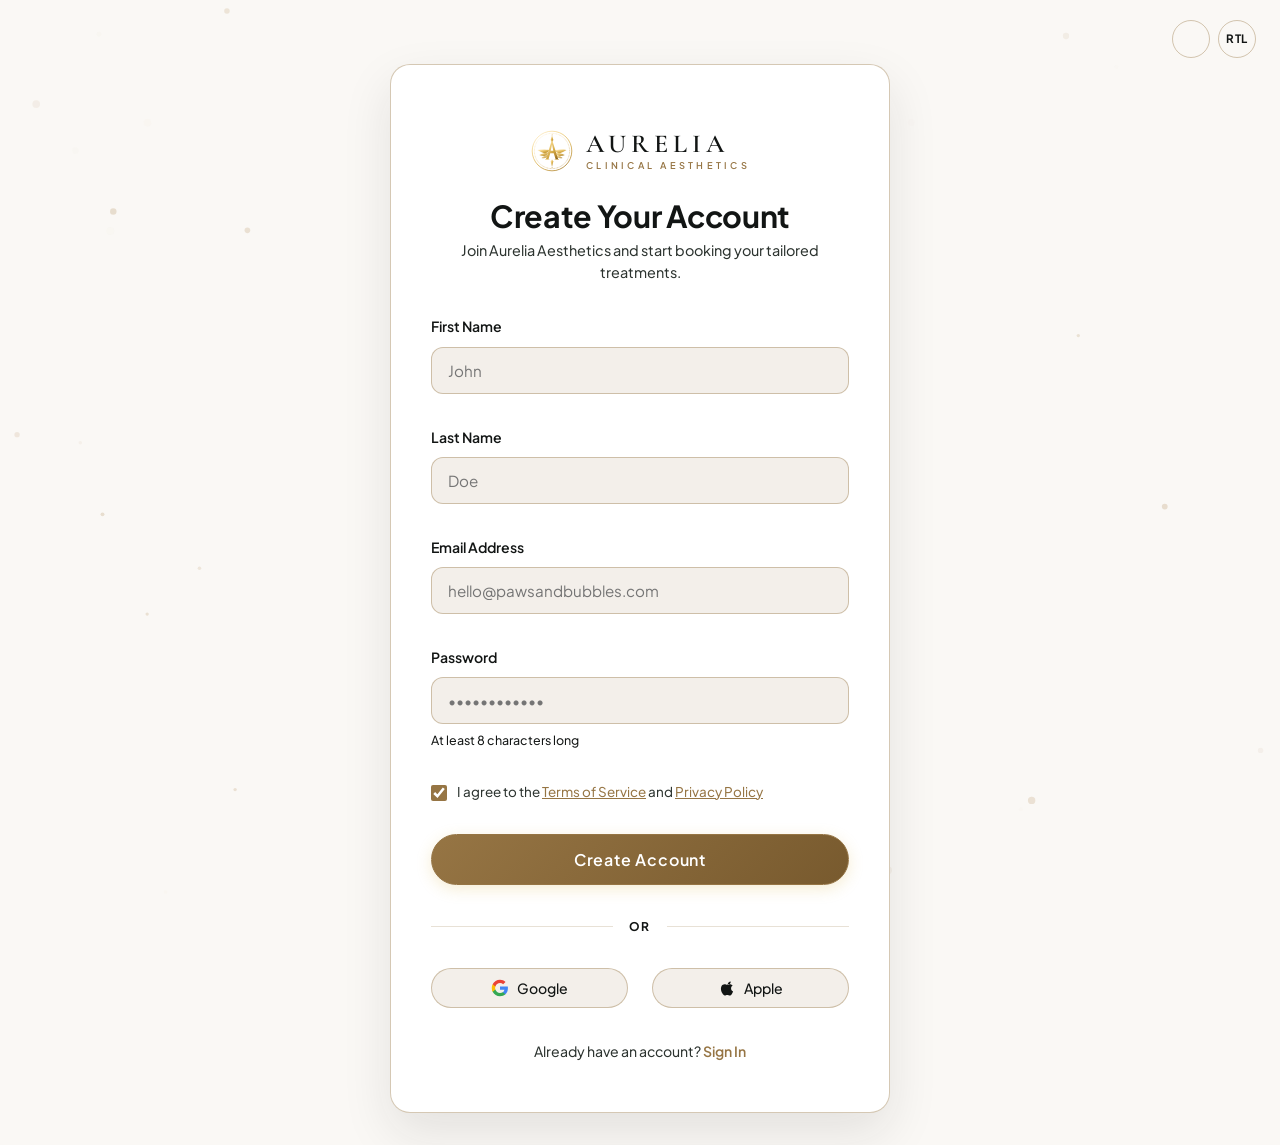
<file: register.html>
<!DOCTYPE html>
<html lang="en">
<head>
  <meta charset="UTF-8">
  <meta name="viewport" content="width=device-width, initial-scale=1.0">
  <title>Create Your Account | Aurelia Clinical Aesthetics</title>
  <meta name="description" content="Register for your private client account at Aurelia Clinical Aesthetics. Access personalized treatment plans, doctor consultations, and luxury benefits.">
  
  <!-- Favicon -->
  <link rel="icon" type="image/svg+xml" href="assets/images/favicon.svg">
  
  <link rel="stylesheet" href="assets/css/main.css">
  <link rel="stylesheet" href="assets/css/components.css">
  <link rel="stylesheet" href="assets/css/animations.css">
  <link rel="stylesheet" href="assets/css/rtl.css">
</head>
<body style="min-height: 100vh; margin: 0; display: flex; flex-direction: column;">

  <canvas id="ambient-canvas"></canvas>

  <main style="flex: 1; display: flex; align-items: center; justify-content: center; min-height: 100vh; position: relative;">

    <!-- Top Controls OUTSIDE THE BOX -->
    <div class="auth-page-top-controls">
      <button class="theme-toggle-btn" aria-label="Toggle Dark or Light Mode"></button>
      <button class="rtl-toggle-btn" aria-label="Toggle RTL View">
        <span class="rtl-text">RTL</span>
      </button>
    </div>

    <!-- REGISTER CARD SECTION -->
    <section class="section" id="register-card-section" style="width: 100%; padding: 4rem 1rem 2rem 1rem; background: transparent;">
      <div class="container">
        <div class="auth-card-container">
          <!-- Card Header with Brand Logo -->
          <div class="auth-card-header">
            <a href="index.html" class="brand" style="justify-content: center; margin-bottom: var(--space-3);" aria-label="Aurelia Clinical Aesthetics Home">
              <div class="brand-logo">
                <svg class="logo-mark" viewBox="0 0 100 100" fill="none" xmlns="http://www.w3.org/2000/svg">
                  <defs>
                    <linearGradient id="aurelia-gold-register-1" x1="15%" y1="0%" x2="85%" y2="100%">
                      <stop offset="0%" stop-color="#FFF0D0"/>
                      <stop offset="25%" stop-color="#F2D283"/>
                      <stop offset="60%" stop-color="#D4AA47"/>
                      <stop offset="85%" stop-color="#B88A2D"/>
                      <stop offset="100%" stop-color="#8C651B"/>
                    </linearGradient>
                  </defs>
                  <circle cx="50" cy="50" r="45" stroke="url(#aurelia-gold-register-1)" stroke-width="1.8" fill="none"/>
                  <circle cx="50" cy="50" r="40" stroke="url(#aurelia-gold-register-1)" stroke-width="1.2" stroke-linecap="round" stroke-dasharray="0.1 3.2" fill="none" opacity="0.85"/>
                  <path d="M50 14 L53 25 L50 30 L47 25 Z" fill="url(#aurelia-gold-register-1)"/>
                  <circle cx="50" cy="13" r="1.2" fill="url(#aurelia-gold-register-1)"/>
                  <path d="M50 86 L53 74 L50 69 L47 74 Z" fill="url(#aurelia-gold-register-1)"/>
                  <circle cx="50" cy="87" r="1.2" fill="url(#aurelia-gold-register-1)"/>
                  <path d="M44 48 C37 47, 26 46, 17 48 C22 51, 28 54, 34 56 C38 55, 42 52, 44 48 Z" fill="url(#aurelia-gold-register-1)"/>
                  <path d="M42 53 C36 54, 27 56, 21 59 C26 62, 33 62, 37 60 C40 58, 41 55, 42 53 Z" fill="url(#aurelia-gold-register-1)" opacity="0.9"/>
                  <path d="M40 58 C35 60, 29 63, 26 66 C30 67, 35 66, 38 64 C40 62, 40 60, 40 58 Z" fill="url(#aurelia-gold-register-1)" opacity="0.75"/>
                  <path d="M56 48 C63 47, 74 46, 83 48 C78 51, 72 54, 66 56 C62 55, 58 52, 56 48 Z" fill="url(#aurelia-gold-register-1)"/>
                  <path d="M58 53 C64 54, 73 56, 79 59 C74 62, 67 62, 63 60 C60 58, 59 55, 58 53 Z" fill="url(#aurelia-gold-register-1)" opacity="0.9"/>
                  <path d="M60 58 C65 60, 71 63, 74 66 C70 67, 65 66, 62 64 C60 62, 60 60, 60 58 Z" fill="url(#aurelia-gold-register-1)" opacity="0.75"/>
                  <path d="M50 24 L64 69 H58.2 L54 55 H46 L42 69 H36.2 L50 24 Z M50 35 L47 49.5 H53 L50 35 Z" fill="url(#aurelia-gold-register-1)"/>
                  <path d="M34 68.5 H44 V70 H34 Z M56 68.5 H66 V70 H56 Z" fill="url(#aurelia-gold-register-1)"/>
                </svg>
              </div>
              <div class="brand-text" style="text-align: left;">
                <span class="brand-title">AURELIA</span>
                <span class="brand-subtitle">CLINICAL AESTHETICS</span>
              </div>
            </a>
            <h2 class="auth-card-title">Create Your Account</h2>
            <p class="auth-card-subtitle">Join Aurelia Aesthetics and start booking your tailored treatments.</p>
          </div>

          <form id="register-form" data-validate="true">
            <div class="auth-form-group">
              <label class="auth-form-label" for="reg-firstname">First Name</label>
              <input type="text" id="reg-firstname" class="auth-form-input" placeholder="John" required>
            </div>

            <div class="auth-form-group">
              <label class="auth-form-label" for="reg-lastname">Last Name</label>
              <input type="text" id="reg-lastname" class="auth-form-input" placeholder="Doe" required>
            </div>

            <div class="auth-form-group">
              <label class="auth-form-label" for="reg-email">Email Address</label>
              <input type="email" id="reg-email" class="auth-form-input" placeholder="hello@pawsandbubbles.com" required>
            </div>

            <div class="auth-form-group">
              <label class="auth-form-label" for="reg-password">Password</label>
              <input type="password" id="reg-password" class="auth-form-input" placeholder="••••••••••••" required minlength="8">
              <span class="auth-input-hint">At least 8 characters long</span>
            </div>

            <div class="auth-options-row" style="margin-bottom: var(--space-4);">
              <label class="auth-checkbox-label">
                <input type="checkbox" id="terms-agree" required checked>
                <span>I agree to the <a href="about.html" style="color: var(--accent-gold); text-decoration: underline;">Terms of Service</a> and <a href="about.html" style="color: var(--accent-gold); text-decoration: underline;">Privacy Policy</a></span>
              </label>
            </div>

            <button type="submit" class="btn btn-gold btn-auth-submit">Create Account</button>
          </form>

          <div class="auth-divider">
            <span>OR</span>
          </div>

          <div class="auth-social-grid">
            <button type="button" class="btn-social" onclick="if(window.showToast) window.showToast('Google Registration initialized.', 'info')">
              <svg viewBox="0 0 24 24"><path fill="#4285F4" d="M22.56 12.25c0-.78-.07-1.53-.2-2.25H12v4.26h5.92c-.26 1.37-1.04 2.53-2.21 3.31v2.77h3.57c2.08-1.92 3.28-4.74 3.28-8.09z"/><path fill="#34A853" d="M12 23c2.97 0 5.46-.98 7.28-2.66l-3.57-2.77c-.98.66-2.23 1.06-3.71 1.06-2.86 0-5.29-1.93-6.16-4.53H2.18v2.84C3.99 20.53 7.7 23 12 23z"/><path fill="#FBBC05" d="M5.84 14.09c-.22-.66-.35-1.36-.35-2.09s.13-1.43.35-2.09V7.06H2.18C1.43 8.55 1 10.22 1 12s.43 3.45 1.18 4.94l2.85-2.22.81-.63z"/><path fill="#EA4335" d="M12 5.38c1.62 0 3.06.56 4.21 1.64l3.15-3.15C17.45 2.09 14.97 1 12 1 7.7 1 3.99 3.47 2.18 7.06l3.66 2.84c.87-2.6 3.3-4.52 6.16-4.52z"/></svg>
              Google
            </button>
            <button type="button" class="btn-social" onclick="if(window.showToast) window.showToast('Apple Registration initialized.', 'info')">
              <svg viewBox="0 0 24 24" fill="currentColor"><path d="M18.71 19.5c-.83 1.24-1.71 2.45-3.05 2.47-1.34.03-1.77-.79-3.29-.79-1.53 0-2 .77-3.27.82-1.31.05-2.3-1.32-3.14-2.53C4.25 17 2.94 12.45 4.7 9.39c.87-1.52 2.43-2.48 4.12-2.51 1.28-.02 2.5.87 3.29.87.78 0 2.26-1.07 3.81-.91.65.03 2.47.26 3.64 1.98-.09.06-2.17 1.28-2.15 3.81.03 3.02 2.65 4.03 2.68 4.04-.03.07-.42 1.44-1.38 2.83M15.97 6.35c.67-.82 1.12-1.95.99-3.08-1 .04-2.2.67-2.91 1.5-.64.74-1.2 1.91-1.05 3.03 1.12.09 2.25-.56 2.97-1.45z"/></svg>
              Apple
            </button>
          </div>

          <div class="auth-card-footer">
            Already have an account? <a href="login.html">Sign In</a>
          </div>
        </div>
      </div>
    </section>
  </main>

  <script src="assets/js/particles.js"></script>
  <script src="assets/js/tilt.js"></script>
  <script src="assets/js/auth.js"></script>
  <script src="assets/js/main.js"></script>
</body>
</html>
</file>
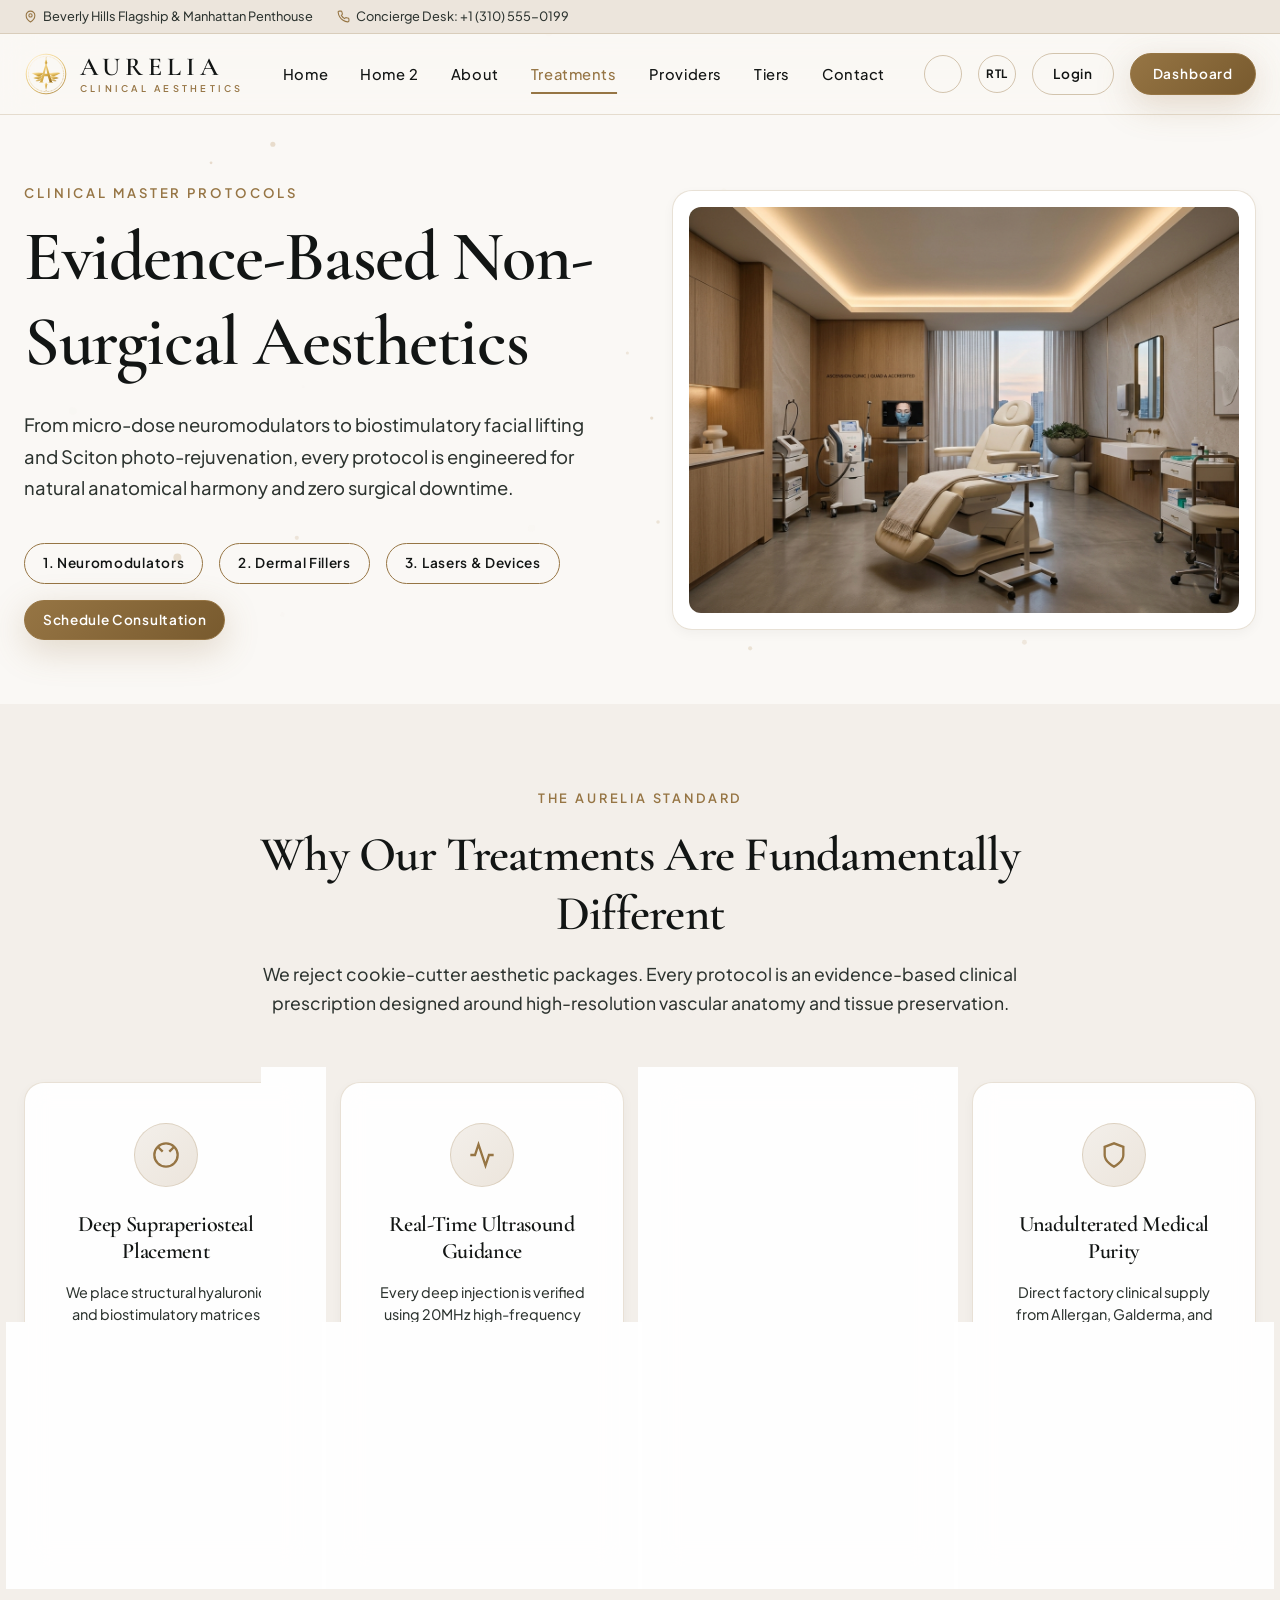
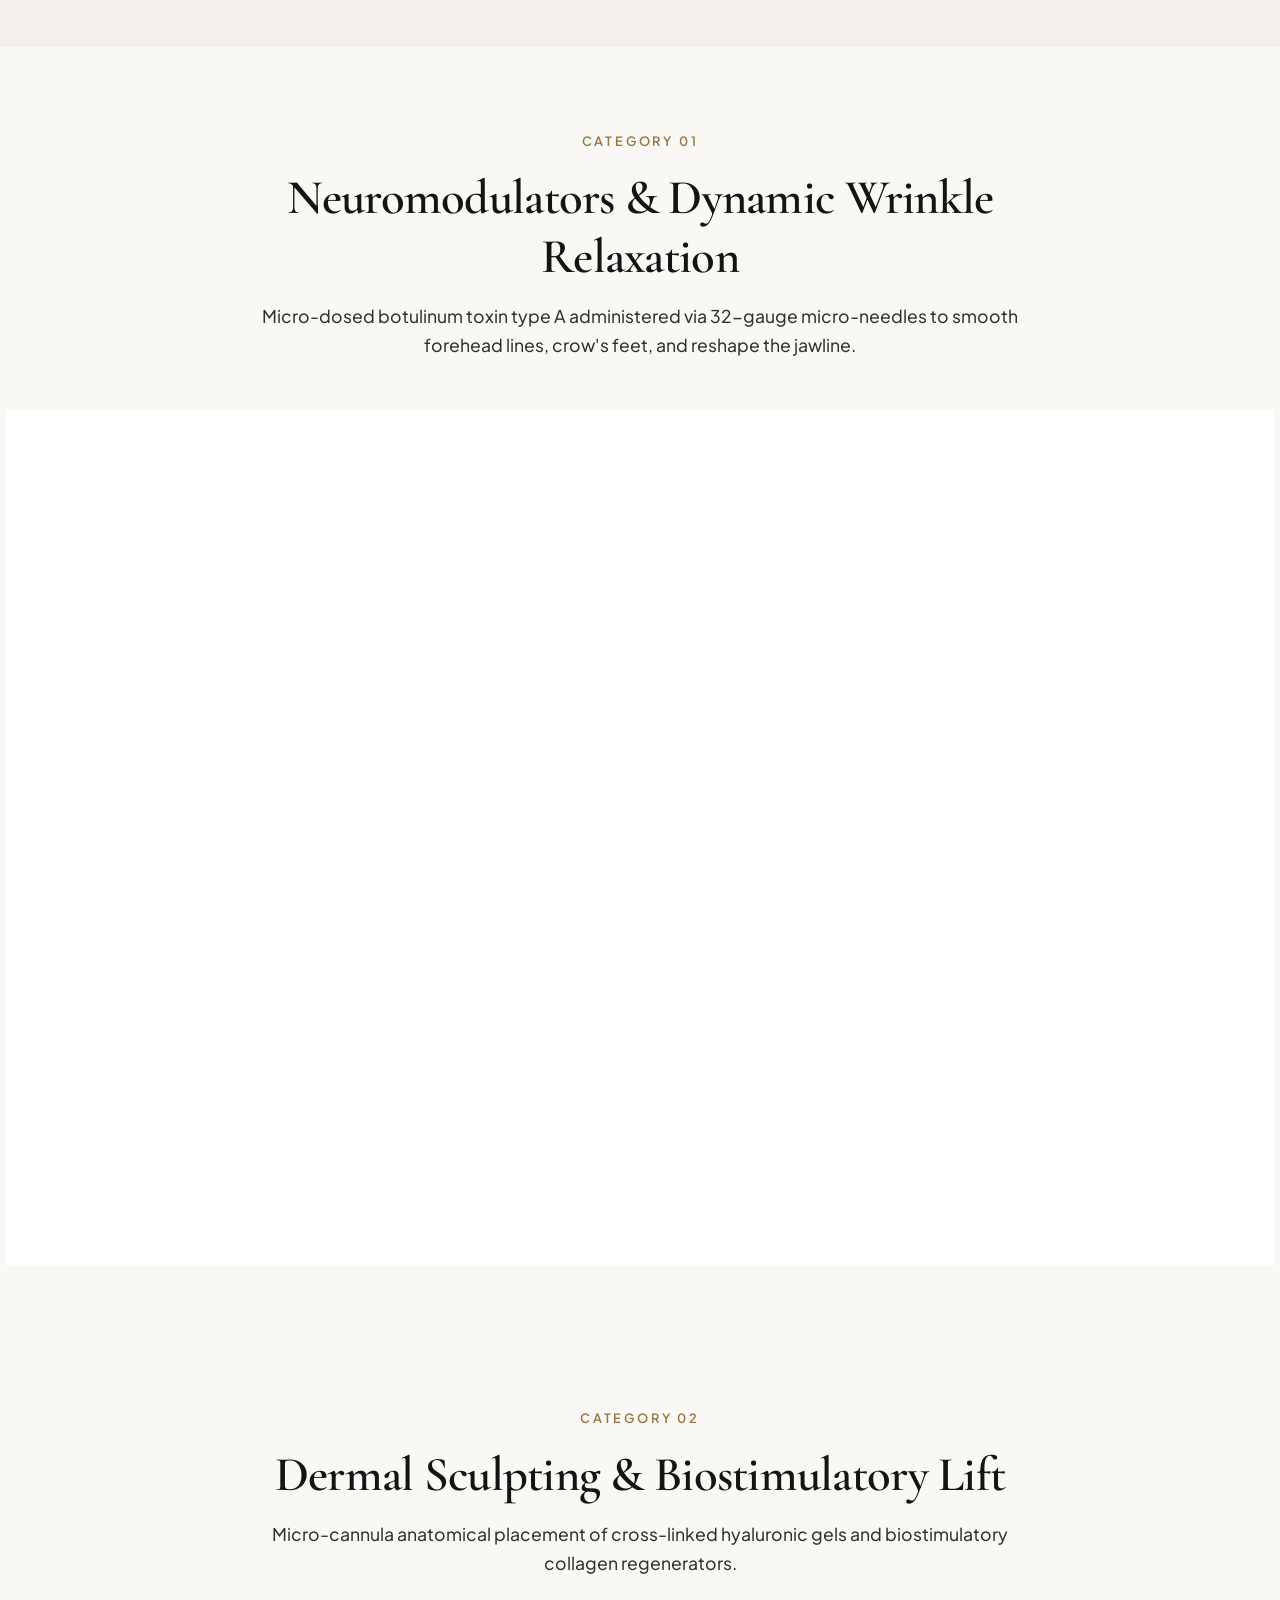
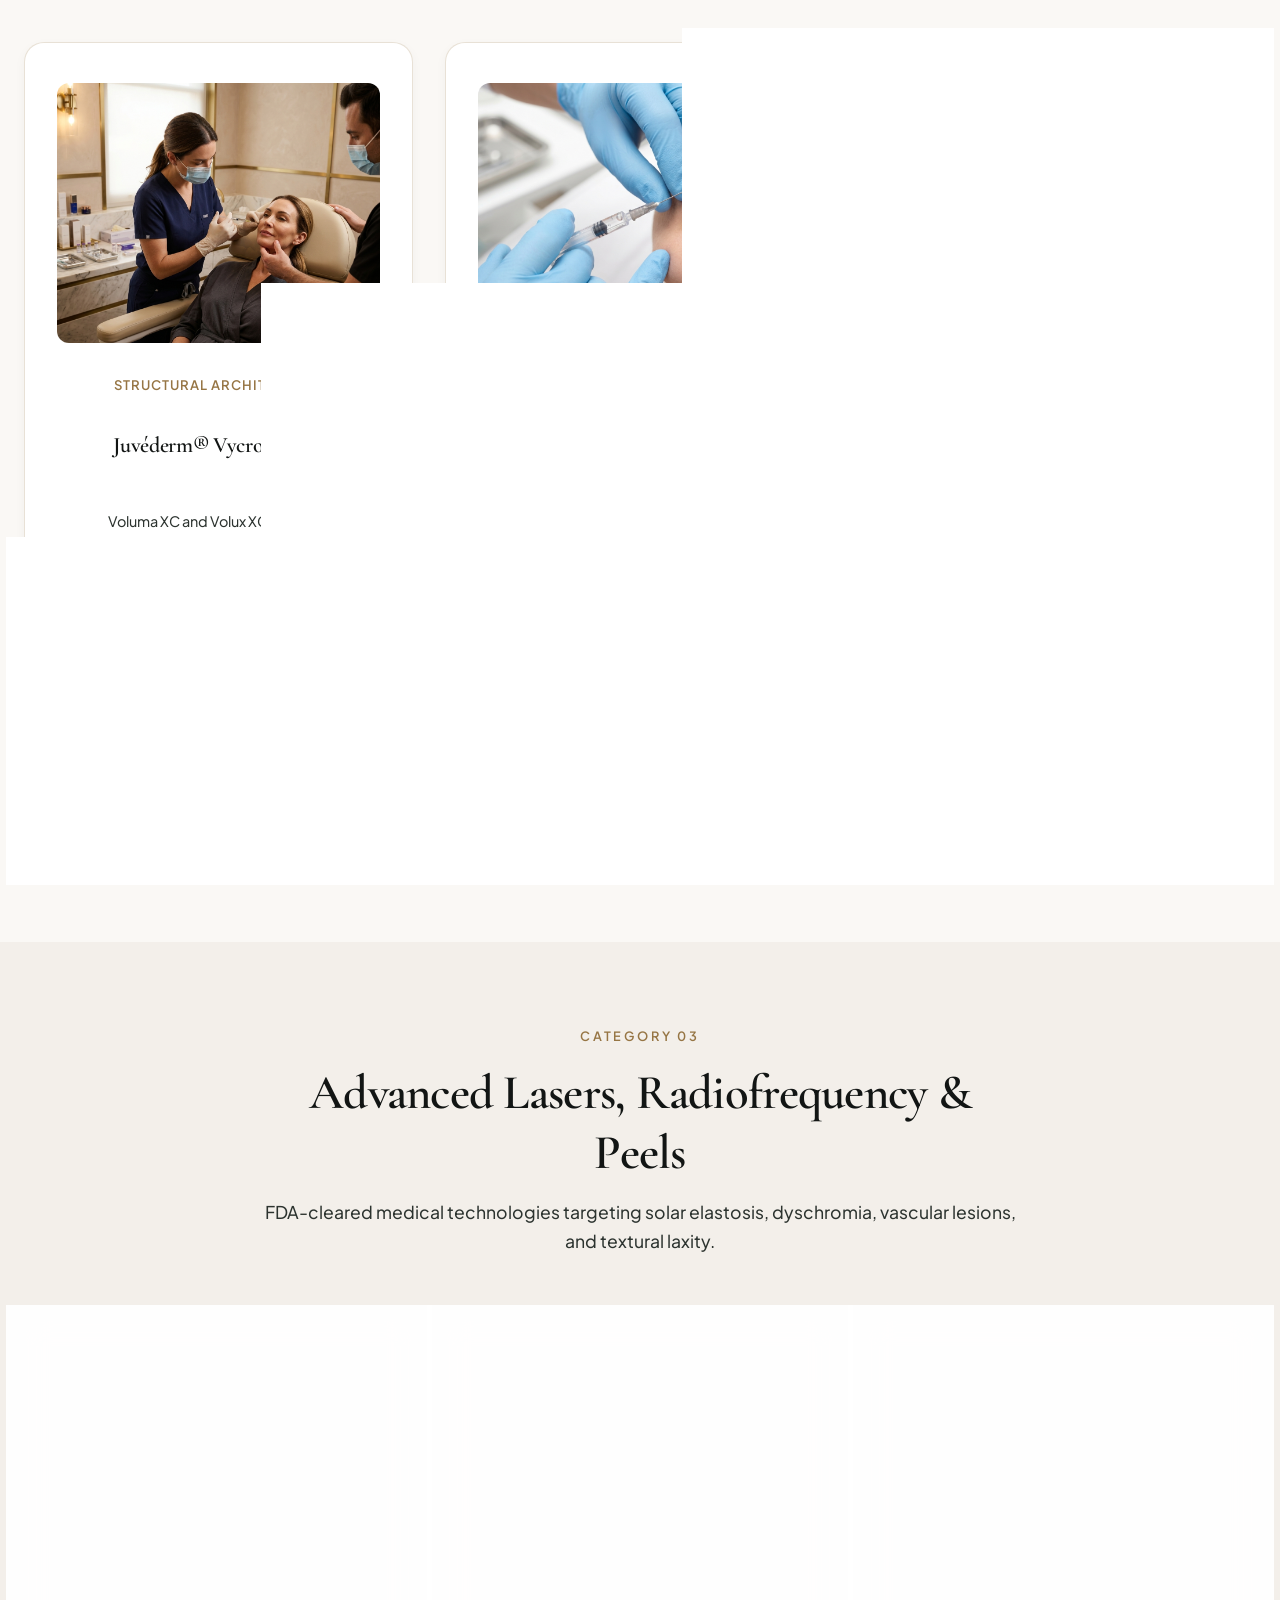
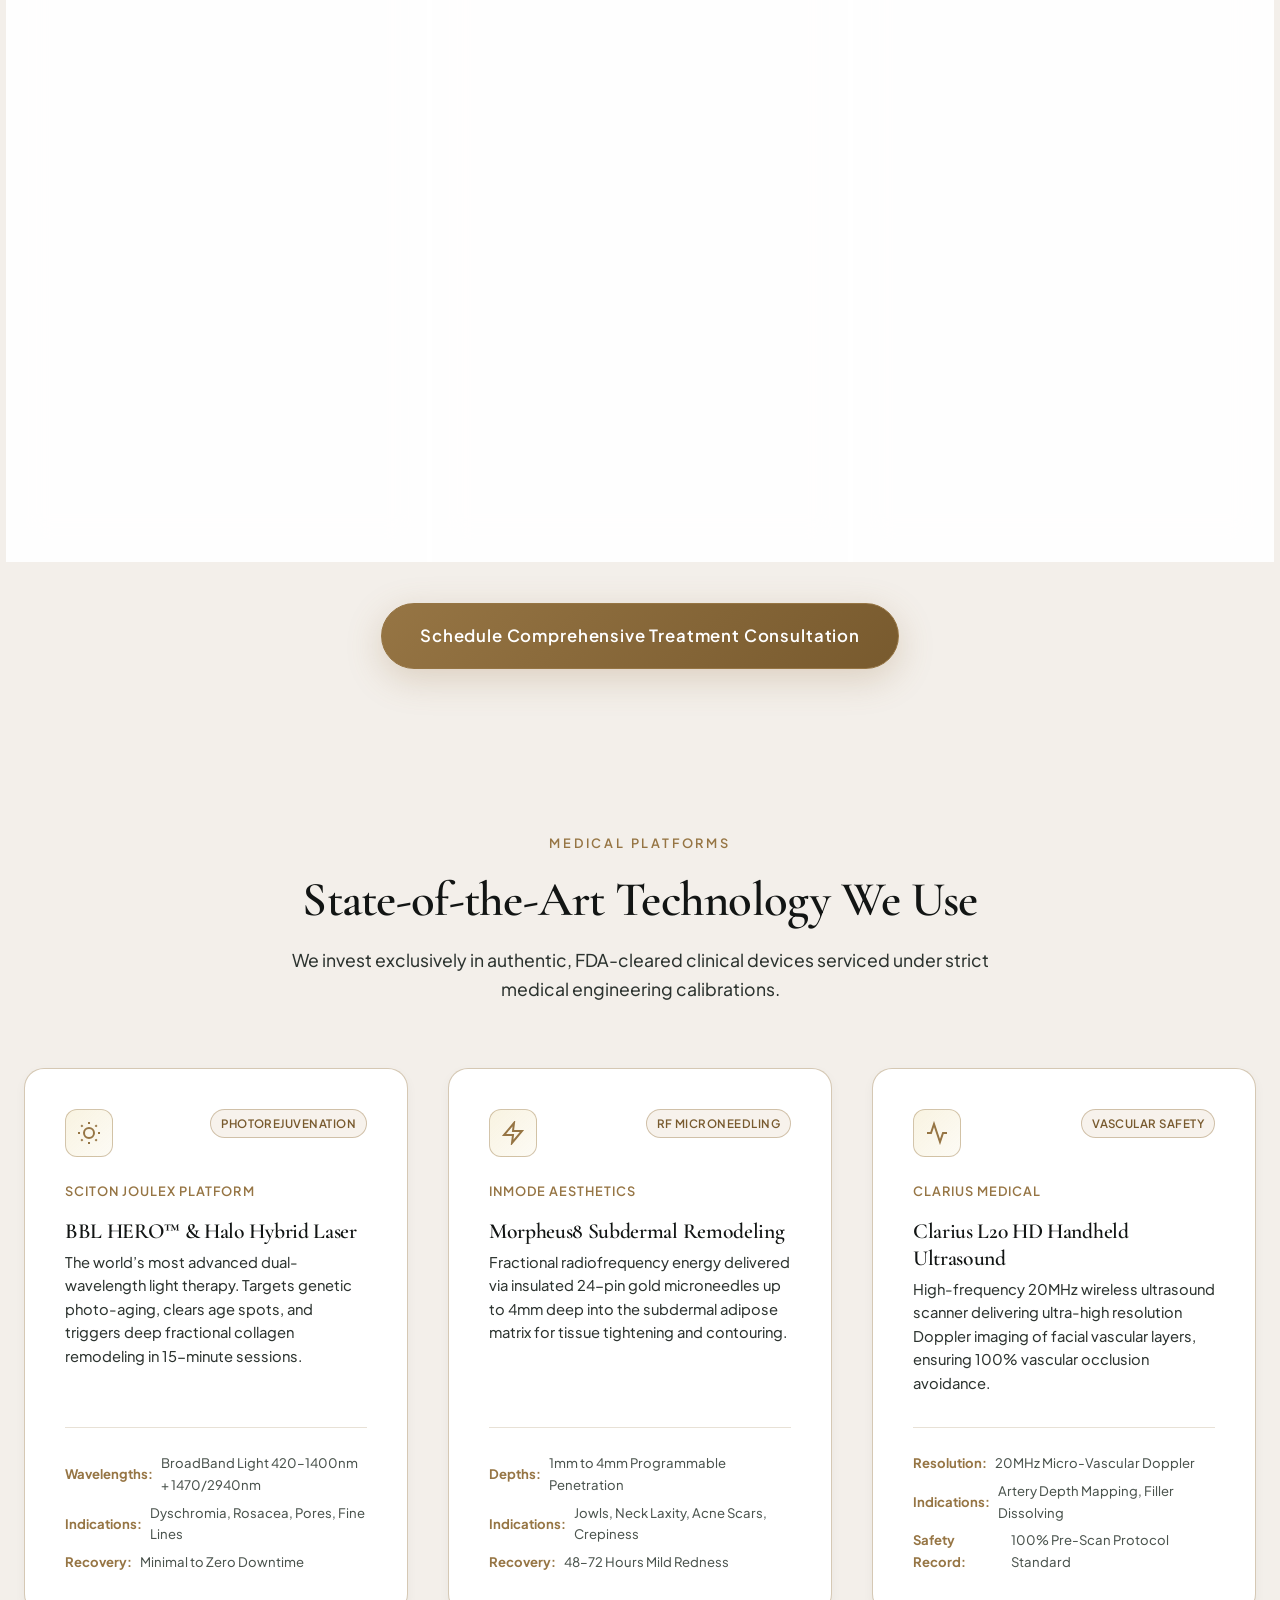
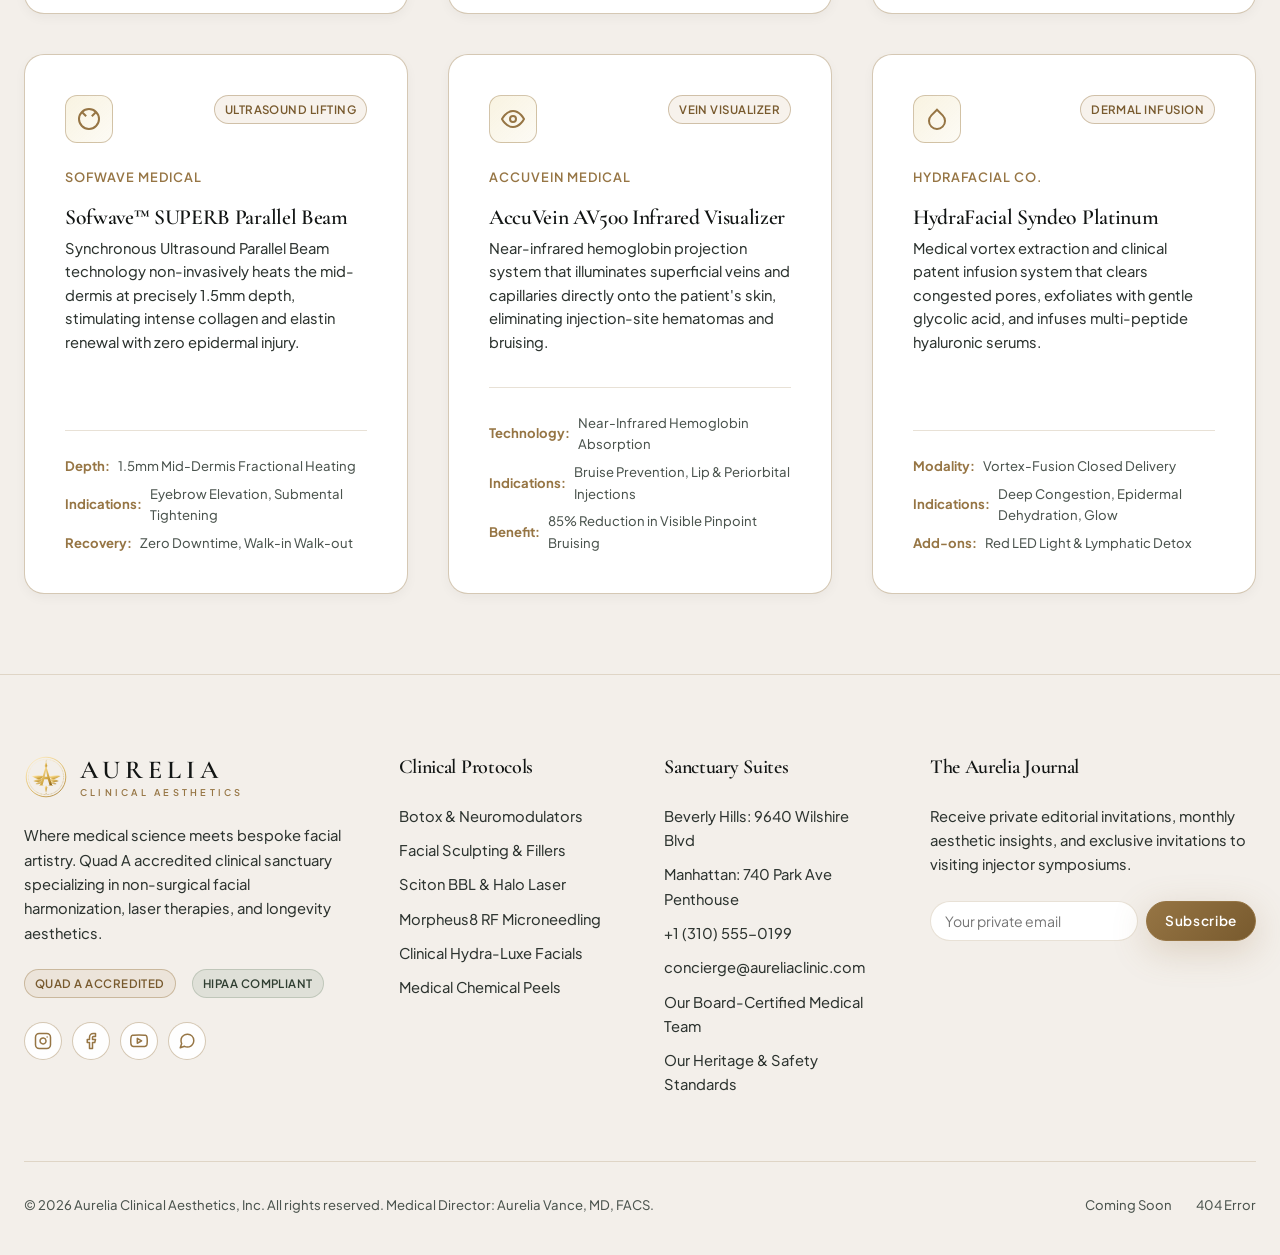
<file: treatments.html>
<!DOCTYPE html>
<html lang="en">
<head>
  <meta charset="UTF-8">
  <meta name="viewport" content="width=device-width, initial-scale=1.0">
  <title>Aesthetic Treatments | Botox, Fillers & Lasers | Aurelia</title>
  <meta name="description" content="Explore bespoke medical aesthetic treatments at Aurelia. Neuromodulators, dermal fillers, Sciton BBL lasers, and Morpheus8 RF microneedling in Beverly Hills.">
  
  <!-- Favicon -->
  <link rel="icon" type="image/svg+xml" href="assets/images/favicon.svg">
  
  <link rel="stylesheet" href="assets/css/main.css">
  <link rel="stylesheet" href="assets/css/components.css">
  <link rel="stylesheet" href="assets/css/animations.css">
  <link rel="stylesheet" href="assets/css/rtl.css">
</head>
<body>

  <canvas id="ambient-canvas"></canvas>

  <!-- Top Utility Bar -->
  <aside class="utility-bar" aria-label="Quick Access Bar">
    <div class="container">
      <div class="utility-bar-left">
        <div class="utility-item">
          <svg viewBox="0 0 24 24" fill="none" stroke="currentColor" stroke-width="2"><path d="M12 22s-8-4.5-8-11.8A8 8 0 0 1 12 2a8 8 0 0 1 8 8.2c0 7.3-8 11.8-8 11.8z"/><circle cx="12" cy="10" r="3"/></svg>
          <span>Beverly Hills Flagship & Manhattan Penthouse</span>
        </div>
        <div class="utility-item">
          <svg viewBox="0 0 24 24" fill="none" stroke="currentColor" stroke-width="2"><path d="M22 16.92v3a2 2 0 0 1-2.18 2 19.79 19.79 0 0 1-8.63-3.07 19.5 19.5 0 0 1-6-6 19.79 19.79 0 0 1-3.07-8.67A2 2 0 0 1 4.11 2h3a2 2 0 0 1 2 1.72 12.84 12.84 0 0 0 .7 2.81 2 2 0 0 1-.45 2.11L8.09 9.91a16 16 0 0 0 6 6l1.27-1.27a2 2 0 0 1 2.11-.45 12.84 12.84 0 0 0 2.81.7A2 2 0 0 1 22 16.92z"/></svg>
          <span>Concierge Desk: +1 (310) 555-0199</span>
        </div>
      </div>
    </div>
  </aside>

  <!-- Strict Navbar -->
  <header class="navbar" role="banner">
    <div class="container">
      <a href="index.html" class="brand" aria-label="Aurelia Clinical Aesthetics Home">
        <div class="brand-logo">
          <svg class="logo-mark" viewBox="0 0 100 100" fill="none" xmlns="http://www.w3.org/2000/svg">
            <defs>
              <linearGradient id="aurelia-gold-treatments-1" x1="15%" y1="0%" x2="85%" y2="100%">
                <stop offset="0%" stop-color="#FFF0D0"/>
                <stop offset="25%" stop-color="#F2D283"/>
                <stop offset="60%" stop-color="#D4AA47"/>
                <stop offset="85%" stop-color="#B88A2D"/>
                <stop offset="100%" stop-color="#8C651B"/>
              </linearGradient>
            </defs>
            <circle cx="50" cy="50" r="45" stroke="url(#aurelia-gold-treatments-1)" stroke-width="1.8" fill="none"/>
            <circle cx="50" cy="50" r="40" stroke="url(#aurelia-gold-treatments-1)" stroke-width="1.2" stroke-linecap="round" stroke-dasharray="0.1 3.2" fill="none" opacity="0.85"/>
            <path d="M50 14 L53 25 L50 30 L47 25 Z" fill="url(#aurelia-gold-treatments-1)"/>
            <circle cx="50" cy="13" r="1.2" fill="url(#aurelia-gold-treatments-1)"/>
            <path d="M50 86 L53 74 L50 69 L47 74 Z" fill="url(#aurelia-gold-treatments-1)"/>
            <circle cx="50" cy="87" r="1.2" fill="url(#aurelia-gold-treatments-1)"/>
            <path d="M44 48 C37 47, 26 46, 17 48 C22 51, 28 54, 34 56 C38 55, 42 52, 44 48 Z" fill="url(#aurelia-gold-treatments-1)"/>
            <path d="M42 53 C36 54, 27 56, 21 59 C26 62, 33 62, 37 60 C40 58, 41 55, 42 53 Z" fill="url(#aurelia-gold-treatments-1)" opacity="0.9"/>
            <path d="M40 58 C35 60, 29 63, 26 66 C30 67, 35 66, 38 64 C40 62, 40 60, 40 58 Z" fill="url(#aurelia-gold-treatments-1)" opacity="0.75"/>
            <path d="M56 48 C63 47, 74 46, 83 48 C78 51, 72 54, 66 56 C62 55, 58 52, 56 48 Z" fill="url(#aurelia-gold-treatments-1)"/>
            <path d="M58 53 C64 54, 73 56, 79 59 C74 62, 67 62, 63 60 C60 58, 59 55, 58 53 Z" fill="url(#aurelia-gold-treatments-1)" opacity="0.9"/>
            <path d="M60 58 C65 60, 71 63, 74 66 C70 67, 65 66, 62 64 C60 62, 60 60, 60 58 Z" fill="url(#aurelia-gold-treatments-1)" opacity="0.75"/>
            <path d="M50 24 L64 69 H58.2 L54 55 H46 L42 69 H36.2 L50 24 Z M50 35 L47 49.5 H53 L50 35 Z" fill="url(#aurelia-gold-treatments-1)"/>
            <path d="M34 68.5 H44 V70 H34 Z M56 68.5 H66 V70 H56 Z" fill="url(#aurelia-gold-treatments-1)"/>
          </svg>
        </div>
        <div class="brand-text">
          <span class="brand-title">AURELIA</span>
          <span class="brand-subtitle">CLINICAL AESTHETICS</span>
        </div>
      </a>

      <nav class="nav-menu" aria-label="Primary Navigation">
        <div class="nav-item"><a href="index.html" class="nav-link">Home</a></div>
        <div class="nav-item"><a href="home-2.html" class="nav-link">Home 2</a></div>
        <div class="nav-item"><a href="about.html" class="nav-link">About</a></div>
        <div class="nav-item"><a href="treatments.html" class="nav-link active">Treatments</a></div>
        <div class="nav-item"><a href="providers.html" class="nav-link">Providers</a></div>
        <div class="nav-item"><a href="memberships.html" class="nav-link">Tiers</a></div>
        <div class="nav-item"><a href="contact.html" class="nav-link">Contact</a></div>
      </nav>

      <div class="nav-actions">
        <button class="theme-toggle-btn" aria-label="Toggle Dark or Light Mode"></button>
        <button class="rtl-toggle-btn" aria-label="Toggle RTL View">
          <span class="rtl-text">RTL</span>
        </button>
        <a href="login.html" class="btn-nav-login">Login</a>
        <a href="dashboard.html" class="btn-nav-dashboard">Dashboard</a>
      </div>

      <button class="mobile-toggle" aria-label="Open Navigation Menu">
        <svg viewBox="0 0 24 24" fill="none" stroke="currentColor" stroke-width="2"><line x1="3" y1="12" x2="21" y2="12"/><line x1="3" y1="6" x2="21" y2="6"/><line x1="3" y1="18" x2="21" y2="18"/></svg>
      </button>
    </div>
  </header>

  <!-- Mobile Drawer -->
  <div class="mobile-overlay"></div>
  <aside class="mobile-drawer" aria-label="Mobile Navigation">
    <div>
      <div class="mobile-drawer-header">
        <a href="index.html" class="brand" aria-label="Aurelia Clinical Aesthetics Home">
          <div class="brand-logo">
            <svg class="logo-mark" viewBox="0 0 100 100" fill="none" xmlns="http://www.w3.org/2000/svg">
              <defs>
                <linearGradient id="aurelia-gold-treatments-2" x1="15%" y1="0%" x2="85%" y2="100%">
                  <stop offset="0%" stop-color="#FFF0D0"/>
                  <stop offset="25%" stop-color="#F2D283"/>
                  <stop offset="60%" stop-color="#D4AA47"/>
                  <stop offset="85%" stop-color="#B88A2D"/>
                  <stop offset="100%" stop-color="#8C651B"/>
                </linearGradient>
              </defs>
              <circle cx="50" cy="50" r="45" stroke="url(#aurelia-gold-treatments-2)" stroke-width="1.8" fill="none"/>
              <circle cx="50" cy="50" r="40" stroke="url(#aurelia-gold-treatments-2)" stroke-width="1.2" stroke-linecap="round" stroke-dasharray="0.1 3.2" fill="none" opacity="0.85"/>
              <path d="M50 14 L53 25 L50 30 L47 25 Z" fill="url(#aurelia-gold-treatments-2)"/>
              <circle cx="50" cy="13" r="1.2" fill="url(#aurelia-gold-treatments-2)"/>
              <path d="M50 86 L53 74 L50 69 L47 74 Z" fill="url(#aurelia-gold-treatments-2)"/>
              <circle cx="50" cy="87" r="1.2" fill="url(#aurelia-gold-treatments-2)"/>
              <path d="M44 48 C37 47, 26 46, 17 48 C22 51, 28 54, 34 56 C38 55, 42 52, 44 48 Z" fill="url(#aurelia-gold-treatments-2)"/>
              <path d="M42 53 C36 54, 27 56, 21 59 C26 62, 33 62, 37 60 C40 58, 41 55, 42 53 Z" fill="url(#aurelia-gold-treatments-2)" opacity="0.9"/>
              <path d="M40 58 C35 60, 29 63, 26 66 C30 67, 35 66, 38 64 C40 62, 40 60, 40 58 Z" fill="url(#aurelia-gold-treatments-2)" opacity="0.75"/>
              <path d="M56 48 C63 47, 74 46, 83 48 C78 51, 72 54, 66 56 C62 55, 58 52, 56 48 Z" fill="url(#aurelia-gold-treatments-2)"/>
              <path d="M58 53 C64 54, 73 56, 79 59 C74 62, 67 62, 63 60 C60 58, 59 55, 58 53 Z" fill="url(#aurelia-gold-treatments-2)" opacity="0.9"/>
              <path d="M60 58 C65 60, 71 63, 74 66 C70 67, 65 66, 62 64 C60 62, 60 60, 60 58 Z" fill="url(#aurelia-gold-treatments-2)" opacity="0.75"/>
              <path d="M50 24 L64 69 H58.2 L54 55 H46 L42 69 H36.2 L50 24 Z M50 35 L47 49.5 H53 L50 35 Z" fill="url(#aurelia-gold-treatments-2)"/>
              <path d="M34 68.5 H44 V70 H34 Z M56 68.5 H66 V70 H56 Z" fill="url(#aurelia-gold-treatments-2)"/>
            </svg>
          </div>
          <div class="brand-text">
            <span class="brand-title">AURELIA</span>
            <span class="brand-subtitle">CLINICAL AESTHETICS</span>
          </div>
        </a>
        <button class="mobile-drawer-close" aria-label="Close Navigation Menu">
          <svg width="24" height="24" viewBox="0 0 24 24" fill="none" stroke="currentColor" stroke-width="2"><line x1="18" y1="6" x2="6" y2="18"/><line x1="6" y1="6" x2="18" y2="18"/></svg>
        </button>
      </div>
      <nav class="mobile-nav-menu">
        <a href="index.html" class="mobile-nav-link">Home</a>
        <a href="home-2.html" class="mobile-nav-link">Home 2</a>
        <a href="about.html" class="mobile-nav-link">About</a>
        <a href="treatments.html" class="mobile-nav-link active">Treatments</a>
        <a href="providers.html" class="mobile-nav-link">Providers</a>
        <a href="memberships.html" class="mobile-nav-link">Tiers</a>
        <a href="contact.html" class="mobile-nav-link">Contact</a>
      </nav>
    </div>
    <div class="mobile-drawer-footer" style="display: flex; flex-direction: column; gap: 8px;">
      <div style="display: flex; gap: 8px; width: 100%; margin-bottom: 4px; align-items: center;">
        <button class="theme-toggle-btn" aria-label="Toggle Dark or Light Mode" style="flex-shrink: 0;"></button>
        <button class="rtl-toggle-btn" aria-label="Toggle RTL View" style="flex-shrink: 0;">
          <span class="rtl-text">RTL</span>
        </button>
      </div>
      <a href="login.html" class="btn btn-gold" style="width: 100%;">Login</a>
      <a href="dashboard.html" class="btn btn-outline" style="width: 100%;">Dashboard</a>
    </div>
  </aside>

  <main>
    <!-- SECTION 1: HERO & TREATMENT CATEGORY OVERVIEW -->
    <section class="section" id="treatments-hero" style="padding-top: var(--space-8); padding-bottom: var(--space-8);">
      <div class="container">
        <div class="grid-2" style="align-items: center; gap: var(--space-8);">
          <div>
            <span class="eyebrow" style="color: var(--accent-gold); font-weight: 600; text-transform: uppercase; letter-spacing: 0.22em; font-size: 0.82rem;">Clinical Master Protocols</span>
            <h1 style="margin-top: 8px; margin-bottom: var(--space-3);">Evidence-Based Non-Surgical Aesthetics</h1>
            <p style="margin-bottom: var(--space-5); font-size: 1.15rem; color: var(--text-secondary); line-height: 1.7;">
              From micro-dose neuromodulators to biostimulatory facial lifting and Sciton photo-rejuvenation, every protocol is engineered for natural anatomical harmony and zero surgical downtime.
            </p>
            <div style="display: flex; gap: var(--space-2); flex-wrap: wrap;">
              <a href="#botox" class="btn btn-outline btn-sm">1. Neuromodulators</a>
              <a href="#fillers" class="btn btn-outline btn-sm">2. Dermal Fillers</a>
              <a href="#laser" class="btn btn-outline btn-sm">3. Lasers & Devices</a>
              <a href="#" class="btn btn-gold btn-sm" data-modal-target="modal-book-treatment">Schedule Consultation</a>
            </div>
          </div>
          <div class="tilt-card" style="padding: var(--space-2); height: 440px;">
            <div class="tilt-card-image" style="height: 100%; margin-bottom: 0;">
              <img src="assets/images/clinic_sanctuary.jpg" alt="Aurelia Private Clinical Treatment Suite and Procedure Sanctum" width="800" height="440" loading="eager">
            </div>
          </div>
        </div>
      </div>
    </section>

    <!-- SECTION 2: WHY OUR TREATMENTS (CLINICAL METHODOLOGY) -->
    <section class="section" id="why-our-treatments" style="background-color: var(--bg-secondary);">
      <div class="container">
        <div class="section-header">
          <span class="eyebrow">The Aurelia Standard</span>
          <h2>Why Our Treatments Are Fundamentally Different</h2>
          <p>We reject cookie-cutter aesthetic packages. Every protocol is an evidence-based clinical prescription designed around high-resolution vascular anatomy and tissue preservation.</p>
        </div>

        <div class="grid-4" style="gap: var(--space-4);">
          <!-- Card 1 -->
          <div class="tilt-card">
            <div class="tilt-card-icon">
              <svg viewBox="0 0 24 24" fill="none" stroke="currentColor" stroke-width="2"><circle cx="12" cy="12" r="10"/><path d="m4.93 4.93 4.24 4.24"/><path d="m14.83 9.17 4.24-4.24"/></svg>
            </div>
            <h3 class="tilt-card-title">Deep Supraperiosteal Placement</h3>
            <p class="tilt-card-desc">We place structural hyaluronic and biostimulatory matrices directly onto bone support planes, preventing superficial lumpiness, pillowing, and migration.</p>
            <div class="tilt-card-tags">
              <span class="badge badge-gold">Bone-Level Lift</span>
            </div>
          </div>

          <!-- Card 2 -->
          <div class="tilt-card">
            <div class="tilt-card-icon">
              <svg viewBox="0 0 24 24" fill="none" stroke="currentColor" stroke-width="2"><path d="M22 12h-4l-3 9L9 3l-3 9H2"/></svg>
            </div>
            <h3 class="tilt-card-title">Real-Time Ultrasound Guidance</h3>
            <p class="tilt-card-desc">Every deep injection is verified using 20MHz high-frequency ultrasound. We visualize and avoid critical facial arteries in real time for unmatched vascular safety.</p>
            <div class="tilt-card-tags">
              <span class="badge badge-gold">Zero Occlusion</span>
            </div>
          </div>

          <!-- Card 3 -->
          <div class="tilt-card">
            <div class="tilt-card-icon">
              <svg viewBox="0 0 24 24" fill="none" stroke="currentColor" stroke-width="2"><path d="M12 2L2 7l10 5 10-5-10-5zM2 17l10 5 10-5M2 12l10 5 10-5"/></svg>
            </div>
            <h3 class="tilt-card-title">Synergistic Multi-Modal Layering</h3>
            <p class="tilt-card-desc">We do not rely solely on fillers. We combine micro-neuromodulators, laser photorejuvenation, and cellular biostimulators to restore youth across all tissue layers.</p>
            <div class="tilt-card-tags">
              <span class="badge badge-gold">Full Architecture</span>
            </div>
          </div>

          <!-- Card 4 -->
          <div class="tilt-card">
            <div class="tilt-card-icon">
              <svg viewBox="0 0 24 24" fill="none" stroke="currentColor" stroke-width="2"><path d="M12 22s8-4 8-10V5l-8-3-8 3v7c0 6 8 10 8 10z"/></svg>
            </div>
            <h3 class="tilt-card-title">Unadulterated Medical Purity</h3>
            <p class="tilt-card-desc">Direct factory clinical supply from Allergan, Galderma, and Sciton. Reconstituted bedside under sterile laminar hoods with zero dilution or off-brand substitutes.</p>
            <div class="tilt-card-tags">
              <span class="badge badge-gold">100% Authentic</span>
            </div>
          </div>
        </div>
      </div>
    </section>

    <!-- SECTION 3: NEUROMODULATORS (BOTOX, DYSPORT, DAXXIFY) -->
    <section class="section" id="botox">
      <div class="container">
        <div class="section-header">
          <span class="eyebrow">Category 01</span>
          <h2>Neuromodulators & Dynamic Wrinkle Relaxation</h2>
          <p>Micro-dosed botulinum toxin type A administered via 32-gauge micro-needles to smooth forehead lines, crow's feet, and reshape the jawline.</p>
        </div>

        <div class="grid-3">
          <div class="tilt-card">
            <div class="tilt-card-image">
              <img src="assets/images/treat_botox_glabella.jpg" alt="Botox Cosmetic Precision Neuromodulator Forehead and Glabella Injections" width="400" height="260" loading="lazy">
            </div>
            <span class="tilt-card-subtitle">Gold Standard</span>
            <h3 class="tilt-card-title">Botox® Cosmetic</h3>
            <p class="tilt-card-desc">The world’s most studied aesthetic injectable. Precision targeted to glabella frown lines, horizontal forehead furrows, and crow's feet.</p>
            <div class="tilt-card-tags">
              <span class="badge badge-gold">Onset: 3–5 Days</span>
              <span class="badge badge-sage">Duration: 3–4 Months</span>
            </div>
            <p class="tilt-card-target">Target Areas: Forehead, Glabella, Crow's Feet, Lip Flip</p>
            <a href="#" class="btn btn-outline btn-sm" data-modal-target="modal-book-treatment">Book Botox Protocol</a>
          </div>

          <div class="tilt-card">
            <div class="tilt-card-image">
              <img src="assets/images/treat_dysport_masseter.jpg" alt="Dysport Natural Diffusion Masseter Slimming and Platysma Relaxation" width="400" height="260" loading="lazy">
            </div>
            <span class="tilt-card-subtitle">Soft Diffusion</span>
            <h3 class="tilt-card-title">Dysport®</h3>
            <p class="tilt-card-desc">Smaller molecular profile allowing feather-light natural spread across broader forehead areas with rapid 48-hour initial smoothing.</p>
            <div class="tilt-card-tags">
              <span class="badge badge-gold">Onset: 2–3 Days</span>
              <span class="badge badge-sage">Duration: 3–4 Months</span>
            </div>
            <p class="tilt-card-target">Target Areas: Glabellar Lines, Masseters, Neck Platysma</p>
            <a href="#" class="btn btn-outline btn-sm" data-modal-target="modal-book-treatment">Book Dysport Protocol</a>
          </div>

          <div class="tilt-card">
            <div class="tilt-card-image">
              <img src="assets/images/treat_daxxify_longevity.jpg" alt="Daxxify Peptide-Stabilized Long-Lasting Neuromodulator Injections" width="400" height="260" loading="lazy">
            </div>
            <span class="tilt-card-subtitle">Peptide-Stabilized</span>
            <h3 class="tilt-card-title">Daxxify®</h3>
            <p class="tilt-card-desc">Peptide-formulated neuromodulator delivering unprecedented longevity up to 6 to 9 months per clinical session.</p>
            <div class="tilt-card-tags">
              <span class="badge badge-gold">Onset: 2 Days</span>
              <span class="badge badge-sage">Duration: 6–9 Months</span>
            </div>
            <p class="tilt-card-target">Target Areas: Moderate to Severe Frown Lines & Lateral Eyes</p>
            <a href="#" class="btn btn-outline btn-sm" data-modal-target="modal-book-treatment">Book Daxxify Protocol</a>
          </div>
        </div>
      </div>
    </section>

    <!-- SECTION 3: DERMAL FILLERS & BIOSTIMULATORS (SCULPTRA, JUVEDERM, RESTYLANE) -->
    <section class="section" id="fillers">
      <div class="container">
        <div class="section-header">
          <span class="eyebrow">Category 02</span>
          <h2>Dermal Sculpting & Biostimulatory Lift</h2>
          <p>Micro-cannula anatomical placement of cross-linked hyaluronic gels and biostimulatory collagen regenerators.</p>
        </div>

        <div class="grid-3">
          <div class="tilt-card">
            <div class="tilt-card-image">
              <img src="assets/images/treat_juvederm_jawline.jpg" alt="Juvéderm Vycross Structural Cheekbone Elevation and Jawline Definition" width="400" height="260" loading="lazy">
            </div>
            <span class="tilt-card-subtitle">Structural Architecture</span>
            <h3 class="tilt-card-title">Juvéderm® Vycross Suite</h3>
            <p class="tilt-card-desc">Voluma XC and Volux XC for deep supraperiosteal bone support, chin projection, and sharp mandibular angle definition.</p>
            <div class="tilt-card-tags">
              <span class="badge badge-gold">Immediate Volume</span>
              <span class="badge badge-sage">Lasts 18–24 Months</span>
            </div>
            <p class="tilt-card-target">Target Areas: High Cheekbones, Mandibular Angles, Chin Apex</p>
            <a href="#" class="btn btn-outline btn-sm" data-modal-target="modal-book-treatment">Reserve Sculpting Session</a>
          </div>

          <div class="tilt-card">
            <div class="tilt-card-image">
              <img src="assets/images/treat_restylane_lips.jpg" alt="Restylane XpresHAn Natural Lip Vermilion Border and Dynamic Expression Sculpting" width="400" height="260" loading="lazy">
            </div>
            <span class="tilt-card-subtitle">Natural Expression</span>
            <h3 class="tilt-card-title">Restylane® XpresHAn</h3>
            <p class="tilt-card-desc">Kysse, Contour, and Defyne flex naturally with facial musculature during smiling and speaking, preventing stiffness.</p>
            <div class="tilt-card-tags">
              <span class="badge badge-gold">Dynamic Movement</span>
              <span class="badge badge-sage">Lasts 12–15 Months</span>
            </div>
            <p class="tilt-card-target">Target Areas: Lip Vermilion Border, Cupid's Bow, Smile Lines</p>
            <a href="#" class="btn btn-outline btn-sm" data-modal-target="modal-book-treatment">Reserve Sculpting Session</a>
          </div>

          <div class="tilt-card">
            <div class="tilt-card-image">
              <img src="assets/images/treat_sculptra_collagen.jpg" alt="Sculptra Aesthetic Poly-L-Lactic Acid Deep Collagen Biostimulator Vector Placement" width="400" height="260" loading="lazy">
            </div>
            <span class="tilt-card-subtitle">Collagen Genesis</span>
            <h3 class="tilt-card-title">Sculptra® Aesthetic</h3>
            <p class="tilt-card-desc">Poly-L-lactic acid micro-particles that trigger your body’s fibroblasts to produce 66% more Type-1 collagen within 90 days.</p>
            <div class="tilt-card-tags">
              <span class="badge badge-gold">Cellular Regeneration</span>
              <span class="badge badge-sage">Lasts 2+ Years</span>
            </div>
            <p class="tilt-card-target">Target Areas: Lateral Cheeks, Hollow Temples, Pre-Auricular Sulcus</p>
            <a href="#" class="btn btn-outline btn-sm" data-modal-target="modal-book-treatment">Reserve Biostimulator</a>
          </div>
        </div>
      </div>
    </section>

    <!-- SECTION 4: MEDICAL LASERS, ENERGY DEVICES & PEELS -->
    <section class="section" id="laser" style="background-color: var(--bg-secondary);">
      <div class="container">
        <div class="section-header">
          <span class="eyebrow">Category 03</span>
          <h2>Advanced Lasers, Radiofrequency & Peels</h2>
          <p>FDA-cleared medical technologies targeting solar elastosis, dyschromia, vascular lesions, and textural laxity.</p>
        </div>

        <div class="grid-3">
          <div class="tilt-card">
            <div class="tilt-card-image">
              <img src="assets/images/treat_sciton_bbl.jpg" alt="Sciton BBL HERO BroadBand Light High-Speed Photofacial Rejuvenation" width="400" height="260" loading="lazy">
            </div>
            <span class="tilt-card-subtitle">Genetic Photorejuvenation</span>
            <h3 class="tilt-card-title">Sciton BBL HERO™</h3>
            <p class="tilt-card-desc">BroadBand Light delivering 4x speed and 3x peak power to eliminate age spots, broken capillaries, and diffuse redness in 15-minute sessions.</p>
            <div class="tilt-card-tags">
              <span class="badge badge-gold">Zero Downtime</span>
              <span class="badge badge-sage">Face & Body</span>
            </div>
            <p class="tilt-card-target">Target Areas: Solar Dyschromia, Rosacea Erythema, Broken Capillaries</p>
            <a href="#" class="btn btn-outline btn-sm" data-modal-target="modal-book-treatment">Inquire BBL HERO</a>
          </div>

          <div class="tilt-card">
            <div class="tilt-card-image">
              <img src="assets/images/treat_morpheus8_rf.jpg" alt="InMode Morpheus8 Fractional Gold-Plated Microneedle Radiofrequency Treatment" width="400" height="260" loading="lazy">
            </div>
            <span class="tilt-card-subtitle">Deep Remodeling</span>
            <h3 class="tilt-card-title">Morpheus8 RF Microneedling</h3>
            <p class="tilt-card-desc">Gold-plated insulated micro-pins deliver radiofrequency energy directly to the deep dermal-subdermal junction for skin tightening.</p>
            <div class="tilt-card-tags">
              <span class="badge badge-gold">2–3 Days Social Downtime</span>
              <span class="badge badge-sage">Tissue Tightening</span>
            </div>
            <p class="tilt-card-target">Target Areas: Lower Face Contours, Submental Jowls, Neck Bands</p>
            <a href="#" class="btn btn-outline btn-sm" data-modal-target="modal-book-treatment">Inquire Morpheus8</a>
          </div>

          <div class="tilt-card">
            <div class="tilt-card-image">
              <img src="assets/images/treat_hydraluxe_glow.jpg" alt="Hydra-Luxe Platinum Medical Facial Vortex-Infusion and Luminous Glass Skin Radiance" width="400" height="260" loading="lazy">
            </div>
            <span class="tilt-card-subtitle">Vortex Infusion</span>
            <h3 class="tilt-card-title">Hydra-Luxe Platinum Facial</h3>
            <p class="tilt-card-desc">Medical-grade lymphatic drainage, glycolic exfoliation, painless vortex pore extraction, and customized peptide infusion with red-light therapy.</p>
            <div class="tilt-card-tags">
              <span class="badge badge-gold">Instant Red Carpet Radiance</span>
              <span class="badge badge-sage">No Downtime</span>
            </div>
            <p class="tilt-card-target">Target Areas: Deep Pore Congestion, Epidermal Dehydration, Periorbital Glow</p>
            <a href="#" class="btn btn-outline btn-sm" data-modal-target="modal-book-treatment">Inquire Hydra-Luxe</a>
          </div>
        </div>

        <div style="text-align: center; margin-top: var(--space-8);">
          <a href="#" class="btn btn-gold btn-lg" data-modal-target="modal-book-treatment">Schedule Comprehensive Treatment Consultation</a>
        </div>
      </div>
    </section>

    <!-- SECTION 5: TECHNOLOGY WE USE (ADVANCED CLINICAL DEVICES) -->
    <section class="section" id="technology-we-use" style="background-color: var(--bg-secondary);">
      <div class="container">
        <div class="section-header">
          <span class="eyebrow">Medical Platforms</span>
          <h2>State-of-the-Art Technology We Use</h2>
          <p>We invest exclusively in authentic, FDA-cleared clinical devices serviced under strict medical engineering calibrations.</p>
        </div>

        <div class="grid-3" style="gap: var(--space-5);">
          <!-- Tech 1 -->
          <div class="tech-card">
            <div class="tech-card-header">
              <div class="tech-icon-box">
                <svg viewBox="0 0 24 24" fill="none" stroke="currentColor" stroke-width="2"><circle cx="12" cy="12" r="5"/><line x1="12" y1="1" x2="12" y2="3"/><line x1="12" y1="21" x2="12" y2="23"/><line x1="4.22" y1="4.22" x2="5.64" y2="5.64"/><line x1="18.36" y1="18.36" x2="19.78" y2="19.78"/><line x1="1" y1="12" x2="3" y2="12"/><line x1="21" y1="12" x2="23" y2="12"/><line x1="4.22" y1="19.78" x2="5.64" y2="18.36"/><line x1="18.36" y1="5.64" x2="19.78" y2="4.22"/></svg>
              </div>
              <span class="badge badge-gold">Photorejuvenation</span>
            </div>
            <div class="tech-card-spec">Sciton JouleX Platform</div>
            <h3 class="tech-card-title">BBL HERO™ & Halo Hybrid Laser</h3>
            <p class="tech-card-desc">The world’s most advanced dual-wavelength light therapy. Targets genetic photo-aging, clears age spots, and triggers deep fractional collagen remodeling in 15-minute sessions.</p>
            <ul class="tech-specs-list">
              <li><span>Wavelengths:</span> BroadBand Light 420–1400nm + 1470/2940nm</li>
              <li><span>Indications:</span> Dyschromia, Rosacea, Pores, Fine Lines</li>
              <li><span>Recovery:</span> Minimal to Zero Downtime</li>
            </ul>
          </div>

          <!-- Tech 2 -->
          <div class="tech-card">
            <div class="tech-card-header">
              <div class="tech-icon-box">
                <svg viewBox="0 0 24 24" fill="none" stroke="currentColor" stroke-width="2"><path d="M13 2L3 14h9l-1 8 10-12h-9l1-8z"/></svg>
              </div>
              <span class="badge badge-gold">RF Microneedling</span>
            </div>
            <div class="tech-card-spec">InMode Aesthetics</div>
            <h3 class="tech-card-title">Morpheus8 Subdermal Remodeling</h3>
            <p class="tech-card-desc">Fractional radiofrequency energy delivered via insulated 24-pin gold microneedles up to 4mm deep into the subdermal adipose matrix for tissue tightening and contouring.</p>
            <ul class="tech-specs-list">
              <li><span>Depths:</span> 1mm to 4mm Programmable Penetration</li>
              <li><span>Indications:</span> Jowls, Neck Laxity, Acne Scars, Crepiness</li>
              <li><span>Recovery:</span> 48–72 Hours Mild Redness</li>
            </ul>
          </div>

          <!-- Tech 3 -->
          <div class="tech-card">
            <div class="tech-card-header">
              <div class="tech-icon-box">
                <svg viewBox="0 0 24 24" fill="none" stroke="currentColor" stroke-width="2"><path d="M22 12h-4l-3 9L9 3l-3 9H2"/></svg>
              </div>
              <span class="badge badge-gold">Vascular Safety</span>
            </div>
            <div class="tech-card-spec">Clarius Medical</div>
            <h3 class="tech-card-title">Clarius L20 HD Handheld Ultrasound</h3>
            <p class="tech-card-desc">High-frequency 20MHz wireless ultrasound scanner delivering ultra-high resolution Doppler imaging of facial vascular layers, ensuring 100% vascular occlusion avoidance.</p>
            <ul class="tech-specs-list">
              <li><span>Resolution:</span> 20MHz Micro-Vascular Doppler</li>
              <li><span>Indications:</span> Artery Depth Mapping, Filler Dissolving</li>
              <li><span>Safety Record:</span> 100% Pre-Scan Protocol Standard</li>
            </ul>
          </div>

          <!-- Tech 4 -->
          <div class="tech-card">
            <div class="tech-card-header">
              <div class="tech-icon-box">
                <svg viewBox="0 0 24 24" fill="none" stroke="currentColor" stroke-width="2"><circle cx="12" cy="12" r="10"/><path d="m4.93 4.93 4.24 4.24"/><path d="m14.83 9.17 4.24-4.24"/></svg>
              </div>
              <span class="badge badge-gold">Ultrasound Lifting</span>
            </div>
            <div class="tech-card-spec">Sofwave Medical</div>
            <h3 class="tech-card-title">Sofwave™ SUPERB Parallel Beam</h3>
            <p class="tech-card-desc">Synchronous Ultrasound Parallel Beam technology non-invasively heats the mid-dermis at precisely 1.5mm depth, stimulating intense collagen and elastin renewal with zero epidermal injury.</p>
            <ul class="tech-specs-list">
              <li><span>Depth:</span> 1.5mm Mid-Dermis Fractional Heating</li>
              <li><span>Indications:</span> Eyebrow Elevation, Submental Tightening</li>
              <li><span>Recovery:</span> Zero Downtime, Walk-in Walk-out</li>
            </ul>
          </div>

          <!-- Tech 5 -->
          <div class="tech-card">
            <div class="tech-card-header">
              <div class="tech-icon-box">
                <svg viewBox="0 0 24 24" fill="none" stroke="currentColor" stroke-width="2"><path d="M1 12s4-8 11-8 11 8 11 8-4 8-11 8-11-8-11-8z"/><circle cx="12" cy="12" r="3"/></svg>
              </div>
              <span class="badge badge-gold">Vein Visualizer</span>
            </div>
            <div class="tech-card-spec">AccuVein Medical</div>
            <h3 class="tech-card-title">AccuVein AV500 Infrared Visualizer</h3>
            <p class="tech-card-desc">Near-infrared hemoglobin projection system that illuminates superficial veins and capillaries directly onto the patient's skin, eliminating injection-site hematomas and bruising.</p>
            <ul class="tech-specs-list">
              <li><span>Technology:</span> Near-Infrared Hemoglobin Absorption</li>
              <li><span>Indications:</span> Bruise Prevention, Lip & Periorbital Injections</li>
              <li><span>Benefit:</span> 85% Reduction in Visible Pinpoint Bruising</li>
            </ul>
          </div>

          <!-- Tech 6 -->
          <div class="tech-card">
            <div class="tech-card-header">
              <div class="tech-icon-box">
                <svg viewBox="0 0 24 24" fill="none" stroke="currentColor" stroke-width="2"><path d="M12 2.69l5.66 5.66a8 8 0 1 1-11.31 0z"/></svg>
              </div>
              <span class="badge badge-gold">Dermal Infusion</span>
            </div>
            <div class="tech-card-spec">HydraFacial Co.</div>
            <h3 class="tech-card-title">HydraFacial Syndeo Platinum</h3>
            <p class="tech-card-desc">Medical vortex extraction and clinical patent infusion system that clears congested pores, exfoliates with gentle glycolic acid, and infuses multi-peptide hyaluronic serums.</p>
            <ul class="tech-specs-list">
              <li><span>Modality:</span> Vortex-Fusion Closed Delivery</li>
              <li><span>Indications:</span> Deep Congestion, Epidermal Dehydration, Glow</li>
              <li><span>Add-ons:</span> Red LED Light & Lymphatic Detox</li>
            </ul>
          </div>
        </div>
      </div>
    </section>
  </main>

  <!-- Luxury Site Footer -->
  <footer class="site-footer" role="contentinfo">
    <div class="container">
      <div class="footer-grid">
        <div class="footer-col">
          <a href="index.html" class="brand" style="margin-bottom: var(--space-3);" aria-label="Aurelia Clinical Aesthetics Home">
            <div class="brand-logo">
              <svg class="logo-mark" viewBox="0 0 100 100" fill="none" xmlns="http://www.w3.org/2000/svg">
                <defs>
                  <linearGradient id="aurelia-gold-treatments-3" x1="15%" y1="0%" x2="85%" y2="100%">
                    <stop offset="0%" stop-color="#FFF0D0"/>
                    <stop offset="25%" stop-color="#F2D283"/>
                    <stop offset="60%" stop-color="#D4AA47"/>
                    <stop offset="85%" stop-color="#B88A2D"/>
                    <stop offset="100%" stop-color="#8C651B"/>
                  </linearGradient>
                </defs>
                <circle cx="50" cy="50" r="45" stroke="url(#aurelia-gold-treatments-3)" stroke-width="1.8" fill="none"/>
                <circle cx="50" cy="50" r="40" stroke="url(#aurelia-gold-treatments-3)" stroke-width="1.2" stroke-linecap="round" stroke-dasharray="0.1 3.2" fill="none" opacity="0.85"/>
                <path d="M50 14 L53 25 L50 30 L47 25 Z" fill="url(#aurelia-gold-treatments-3)"/>
                <circle cx="50" cy="13" r="1.2" fill="url(#aurelia-gold-treatments-3)"/>
                <path d="M50 86 L53 74 L50 69 L47 74 Z" fill="url(#aurelia-gold-treatments-3)"/>
                <circle cx="50" cy="87" r="1.2" fill="url(#aurelia-gold-treatments-3)"/>
                <path d="M44 48 C37 47, 26 46, 17 48 C22 51, 28 54, 34 56 C38 55, 42 52, 44 48 Z" fill="url(#aurelia-gold-treatments-3)"/>
                <path d="M42 53 C36 54, 27 56, 21 59 C26 62, 33 62, 37 60 C40 58, 41 55, 42 53 Z" fill="url(#aurelia-gold-treatments-3)" opacity="0.9"/>
                <path d="M40 58 C35 60, 29 63, 26 66 C30 67, 35 66, 38 64 C40 62, 40 60, 40 58 Z" fill="url(#aurelia-gold-treatments-3)" opacity="0.75"/>
                <path d="M56 48 C63 47, 74 46, 83 48 C78 51, 72 54, 66 56 C62 55, 58 52, 56 48 Z" fill="url(#aurelia-gold-treatments-3)"/>
                <path d="M58 53 C64 54, 73 56, 79 59 C74 62, 67 62, 63 60 C60 58, 59 55, 58 53 Z" fill="url(#aurelia-gold-treatments-3)" opacity="0.9"/>
                <path d="M60 58 C65 60, 71 63, 74 66 C70 67, 65 66, 62 64 C60 62, 60 60, 60 58 Z" fill="url(#aurelia-gold-treatments-3)" opacity="0.75"/>
                <path d="M50 24 L64 69 H58.2 L54 55 H46 L42 69 H36.2 L50 24 Z M50 35 L47 49.5 H53 L50 35 Z" fill="url(#aurelia-gold-treatments-3)"/>
                <path d="M34 68.5 H44 V70 H34 Z M56 68.5 H66 V70 H56 Z" fill="url(#aurelia-gold-treatments-3)"/>
              </svg>
            </div>
            <div class="brand-text">
              <span class="brand-title">AURELIA</span>
              <span class="brand-subtitle">CLINICAL AESTHETICS</span>
            </div>
          </a>
          <p>Where medical science meets bespoke facial artistry. Quad A accredited clinical sanctuary specializing in non-surgical facial harmonization, laser therapies, and longevity aesthetics.</p>
          <div style="display: flex; gap: var(--space-2); margin-top: var(--space-3); margin-bottom: var(--space-3);">
            <span class="badge badge-gold">Quad A Accredited</span>
            <span class="badge badge-sage">HIPAA Compliant</span>
          </div>

          <!-- Social Media Links -->
          <div class="footer-social-links" style="display: flex; gap: 10px; margin-top: var(--space-3);">
            <a href="https://instagram.com" target="_blank" rel="noopener noreferrer" class="social-icon-btn" aria-label="Instagram">
              <svg width="18" height="18" viewBox="0 0 24 24" fill="none" stroke="currentColor" stroke-width="2" stroke-linecap="round" stroke-linejoin="round"><rect x="2" y="2" width="20" height="20" rx="5" ry="5"/><path d="M16 11.37A4 4 0 1 1 12.63 8 4 4 0 0 1 16 11.37z"/><line x1="17.5" y1="6.5" x2="17.51" y2="6.5"/></svg>
            </a>
            <a href="https://facebook.com" target="_blank" rel="noopener noreferrer" class="social-icon-btn" aria-label="Facebook">
              <svg width="18" height="18" viewBox="0 0 24 24" fill="none" stroke="currentColor" stroke-width="2" stroke-linecap="round" stroke-linejoin="round"><path d="M18 2h-3a5 5 0 0 0-5 5v3H7v4h3v8h4v-8h3l1-4h-4V7a1 1 0 0 1 1-1h3z"/></svg>
            </a>
            <a href="https://youtube.com" target="_blank" rel="noopener noreferrer" class="social-icon-btn" aria-label="YouTube">
              <svg width="18" height="18" viewBox="0 0 24 24" fill="none" stroke="currentColor" stroke-width="2" stroke-linecap="round" stroke-linejoin="round"><path d="M22.54 6.42a2.78 2.78 0 0 0-1.94-2C18.88 4 12 4 12 4s-6.88 0-8.6.46a2.78 2.78 0 0 0-1.94 2A29 29 0 0 0 1 11.75a29 29 0 0 0 .46 5.33A2.78 2.78 0 0 0 3.4 19c1.72.46 8.6.46 8.6.46s6.88 0 8.6-.46a2.78 2.78 0 0 0 1.94-2 29 29 0 0 0 .46-5.25 29 29 0 0 0-.46-5.33z"/><polygon points="9.75 15.02 15.5 11.75 9.75 8.48 9.75 15.02"/></svg>
            </a>
            <a href="https://wa.me/13105550199" target="_blank" rel="noopener noreferrer" class="social-icon-btn" aria-label="WhatsApp">
              <svg width="18" height="18" viewBox="0 0 24 24" fill="none" stroke="currentColor" stroke-width="2" stroke-linecap="round" stroke-linejoin="round"><path d="M21 11.5a8.38 8.38 0 0 1-.9 3.8 8.5 8.5 0 0 1-7.6 4.7 8.38 8.38 0 0 1-3.8-.9L3 21l1.9-5.7a8.38 8.38 0 0 1-.9-3.8 8.5 8.5 0 0 1 4.7-7.6 8.38 8.38 0 0 1 3.8-.9h.5a8.48 8.48 0 0 1 8 8v.5z"/></svg>
            </a>
          </div>
        </div>

        <div class="footer-col">
          <h4>Clinical Protocols</h4>
          <div class="footer-links">
            <a href="treatments.html#botox">Botox & Neuromodulators</a>
            <a href="treatments.html#fillers">Facial Sculpting & Fillers</a>
            <a href="treatments.html#laser">Sciton BBL & Halo Laser</a>
            <a href="treatments.html#morpheus8">Morpheus8 RF Microneedling</a>
            <a href="treatments.html#hydrafacial">Clinical Hydra-Luxe Facials</a>
            <a href="treatments.html#peels">Medical Chemical Peels</a>
          </div>
        </div>

        <div class="footer-col">
          <h4>Sanctuary Suites</h4>
          <div class="footer-links">
            <a href="contact.html">Beverly Hills: 9640 Wilshire Blvd</a>
            <a href="contact.html">Manhattan: 740 Park Ave Penthouse</a>
            <a href="tel:+13105550199">+1 (310) 555-0199</a>
            <a href="mailto:concierge@aureliaclinic.com">concierge@aureliaclinic.com</a>
            <a href="providers.html">Our Board-Certified Medical Team</a>
            <a href="about.html">Our Heritage & Safety Standards</a>
          </div>
        </div>

        <div class="footer-col">
          <h4>The Aurelia Journal</h4>
          <p>Receive private editorial invitations, monthly aesthetic insights, and exclusive invitations to visiting injector symposiums.</p>
          <form class="footer-newsletter-form" action="#" method="POST">
            <input type="email" placeholder="Your private email" required aria-label="Email address for newsletter">
            <button type="submit" class="btn btn-gold btn-sm">Subscribe</button>
          </form>
        </div>
      </div>

      <div class="footer-bottom">
        <div>© 2026 Aurelia Clinical Aesthetics, Inc. All rights reserved. Medical Director: Aurelia Vance, MD, FACS.</div>
        <div class="footer-bottom-links">
          <a href="coming-soon.html">Coming Soon</a>
          <a href="404.html">404 Error</a>
        </div>
      </div>
    </div>
  </footer>

  <!-- Appointment Booking Modal -->
  <div class="modal" id="modal-book-treatment" role="dialog" aria-modal="true" aria-labelledby="modal-book-title-treatments">
    <div class="modal-overlay"></div>
    <div class="modal-card">
      <button class="modal-close" aria-label="Close modal">
        <svg width="20" height="20" viewBox="0 0 24 24" fill="none" stroke="currentColor" stroke-width="2"><line x1="18" y1="6" x2="6" y2="18"/><line x1="6" y1="6" x2="18" y2="18"/></svg>
      </button>
      <div style="text-align: center; margin-bottom: var(--space-4);">
        <span class="eyebrow" style="color: var(--accent-gold); font-weight: 600; text-transform: uppercase; letter-spacing: 0.15em; font-size: 0.75rem;">Private Consultation</span>
        <h3 id="modal-book-title-treatments" style="font-size: 1.8rem; margin-top: 4px;">Reserve Treatment Consultation</h3>
        <p style="font-size: 0.9rem;">Select your desired protocol and timing. Our concierge desk will confirm promptly.</p>
      </div>

      <form data-validate="true">
        <div class="form-group">
          <label class="form-label" for="t-name">Full Legal Name *</label>
          <input type="text" id="t-name" class="form-input" placeholder="e.g. Eleanor Vance" required>
          <span class="form-error-msg">Name required.</span>
        </div>
        <div class="grid-2">
          <div class="form-group">
            <label class="form-label" for="t-email">Private Email *</label>
            <input type="email" id="t-email" class="form-input" placeholder="eleanor@example.com" required>
            <span class="form-error-msg">Email required.</span>
          </div>
          <div class="form-group">
            <label class="form-label" for="t-phone">Phone Number *</label>
            <input type="tel" id="t-phone" class="form-input" placeholder="+1 (310) 555-0123" required>
            <span class="form-error-msg">Phone required.</span>
          </div>
        </div>
        <div class="form-group">
          <label class="form-label" for="t-treatment">Selected Treatment Protocol</label>
          <select id="t-treatment" class="form-select" required>
            <option value="botox">Botox / Neuromodulators</option>
            <option value="fillers">Dermal Sculpting / Hyaluronic Fillers</option>
            <option value="sculptra">Sculptra Biostimulator</option>
            <option value="laser">Sciton BBL HERO Photofacial</option>
            <option value="morpheus8">Morpheus8 RF Microneedling</option>
          </select>
        </div>
        <button type="submit" class="btn btn-gold" style="width: 100%;">Confirm Consultation Request</button>
      </form>
    </div>
  </div>

  <script src="assets/js/particles.js"></script>
  <script src="assets/js/tilt.js"></script>
  <script src="assets/js/auth.js"></script>
  <script src="assets/js/main.js"></script>
</body>
</html>
</file>
<file: assets/css/main.css>
/* ==========================================================================
   AURELIA CLINICAL AESTHETICS & MED SPA — DESIGN SYSTEM & CORE CSS
   ========================================================================== */

@import url('https://fonts.googleapis.com/css2?family=Cinzel:wght@500;600;700&family=Cormorant+Garamond:ital,wght@0,400;0,500;0,600;0,700;1,400;1,600&family=Plus+Jakarta+Sans:wght@300;400;500;600;700&display=swap');

:root {
  /* Color Palette — Luxury Clinical Chic */
  --bg-primary: #FAF8F5;
  --bg-secondary: #F3EFEA;
  --bg-tertiary: #ECE5DC;
  --surface: #FFFFFF;
  --surface-card: rgba(255, 255, 255, 0.92);
  --surface-glass: rgba(250, 248, 245, 0.82);
  
  --text-primary: #121514;
  --text-secondary: #2C332F;
  --text-muted: #4B544E;
  --text-inverse: #FAF8F5;

  --accent-gold: #967544;
  --accent-gold-light: #CDB38B;
  --accent-gold-dark: #785A2E;
  --accent-gold-glow: rgba(150, 117, 68, 0.22);

  --accent-sage: #536A53;
  --accent-sage-light: #8DA18D;
  --accent-sage-dark: #2F3E31;

  --border-subtle: rgba(150, 117, 68, 0.22);
  --border-medium: rgba(150, 117, 68, 0.40);
  --border-strong: rgba(150, 117, 68, 0.65);

  --shadow-sm: 0 4px 12px rgba(28, 30, 29, 0.04);
  --shadow-md: 0 10px 30px rgba(28, 30, 29, 0.07);
  --shadow-lg: 0 20px 50px rgba(28, 30, 29, 0.10);
  --shadow-gold: 0 10px 35px rgba(150, 117, 68, 0.25);

  /* Typography */
  --font-brand: 'Cormorant Garamond', Georgia, serif;
  --font-serif: 'Cormorant Garamond', Georgia, serif;
  --font-sans: 'Plus Jakarta Sans', -apple-system, BlinkMacSystemFont, 'Segoe UI', Roboto, sans-serif;

  /* 8px Spacing Scale */
  --space-1: 8px;
  --space-2: 16px;
  --space-3: 24px;
  --space-4: 32px;
  --space-5: 40px;
  --space-6: 48px;
  --space-8: 64px;
  --space-10: 80px;
  --space-12: 96px;
  --space-16: 128px;

  /* Layout */
  --container-max: 1280px;
  --radius-sm: 6px;
  --radius-md: 12px;
  --radius-lg: 20px;
  --radius-pill: 9999px;
  
  /* Transitions */
  --transition-fast: 0.2s cubic-bezier(0.16, 1, 0.3, 1);
  --transition-base: 0.35s cubic-bezier(0.16, 1, 0.3, 1);
  --transition-slow: 0.6s cubic-bezier(0.16, 1, 0.3, 1);
}

/* Dark Mode Theme Variables */
[data-theme="dark"] {
  --bg-primary: #0F1211;
  --bg-secondary: #161A18;
  --bg-tertiary: #1D2320;
  --surface: #1B211E;
  --surface-card: rgba(27, 33, 30, 0.90);
  --surface-glass: rgba(15, 18, 17, 0.85);

  --text-primary: #FDFBF7;
  --text-secondary: #CBD4CE;
  --text-muted: #96A19A;
  --text-inverse: #121514;

  --accent-gold: #DEC7A2;
  --accent-gold-light: #F4E7D0;
  --accent-gold-dark: #BFA070;
  --accent-gold-glow: rgba(222, 199, 162, 0.25);

  --accent-sage: #9AB09A;
  --accent-sage-light: #BDCDBD;
  --accent-sage-dark: #2F3E31;

  --border-subtle: rgba(214, 189, 150, 0.16);
  --border-medium: rgba(214, 189, 150, 0.32);
  --border-strong: rgba(214, 189, 150, 0.55);

  --shadow-sm: 0 4px 12px rgba(0, 0, 0, 0.3);
  --shadow-md: 0 10px 30px rgba(0, 0, 0, 0.45);
  --shadow-lg: 0 20px 50px rgba(0, 0, 0, 0.6);
  --shadow-gold: 0 10px 40px rgba(214, 189, 150, 0.20);
}

/* Base Reset */
*, *::before, *::after {
  box-sizing: border-box;
  margin: 0;
  padding: 0;
}

html {
  font-size: 16px;
  scroll-behavior: smooth;
  -webkit-text-size-adjust: 100%;
}

body {
  font-family: var(--font-sans);
  background-color: var(--bg-primary);
  color: var(--text-primary);
  line-height: 1.65;
  font-weight: 450;
  -webkit-font-smoothing: antialiased;
  -moz-osx-font-smoothing: grayscale;
  overflow-x: hidden;
  position: relative;
  transition: background-color var(--transition-base), color var(--transition-base);
}

/* Ambient Canvas Container */
#ambient-canvas {
  position: fixed;
  top: 0;
  left: 0;
  width: 100%;
  height: 100%;
  pointer-events: none;
  z-index: 0;
  opacity: 0.6;
}

/* Typography Hierarchy */
h1, h2, h3, h4, h5, h6 {
  font-family: var(--font-serif);
  color: var(--text-primary);
  font-weight: 600;
  line-height: 1.22;
  letter-spacing: -0.015em;
}

h1 {
  font-size: clamp(2.5rem, 5.5vw, 4.5rem);
  font-weight: 600;
  letter-spacing: -0.02em;
}

h2 {
  font-size: clamp(2rem, 3.8vw, 3.2rem);
  font-weight: 600;
}

h3 {
  font-size: clamp(1.4rem, 2.2vw, 2rem);
  font-weight: 600;
}

h4 {
  font-size: 1.35rem;
  font-weight: 600;
}

p {
  color: var(--text-secondary);
  font-size: 1.05rem;
  font-weight: 450;
}

a {
  color: inherit;
  text-decoration: none;
  transition: color var(--transition-fast);
}

img {
  max-width: 100%;
  height: auto;
  display: block;
  object-fit: cover;
}

ul, ol {
  list-style: none;
}

button, input, select, textarea {
  font-family: inherit;
  font-size: inherit;
}

/* Layout Utilities */
.container {
  width: 100%;
  max-width: var(--container-max);
  margin-left: auto;
  margin-right: auto;
  padding-left: var(--space-3);
  padding-right: var(--space-3);
  position: relative;
  z-index: 1;
}

.section {
  padding-top: var(--space-10);
  padding-bottom: var(--space-10);
  position: relative;
  z-index: 1;
}

.section-header {
  text-align: center;
  max-width: 760px;
  margin: 0 auto var(--space-8) auto;
}

.section-header .eyebrow {
  display: inline-block;
  font-family: var(--font-sans);
  font-size: 0.8rem;
  font-weight: 600;
  text-transform: uppercase;
  letter-spacing: 0.22em;
  color: var(--accent-gold);
  margin-bottom: var(--space-2);
}

.section-header h2 {
  margin-bottom: var(--space-2);
}

.section-header p {
  font-size: 1.1rem;
}

/* Grid Systems */
.grid-2 {
  display: grid;
  grid-template-columns: repeat(2, 1fr);
  gap: var(--space-4);
}

.grid-3 {
  display: grid;
  grid-template-columns: repeat(3, 1fr);
  gap: var(--space-4);
}

.grid-4 {
  display: grid;
  grid-template-columns: repeat(4, 1fr);
  gap: var(--space-3);
}

.grid-2 > *,
.grid-3 > *,
.grid-4 > * {
  min-width: 0;
}

/* Accessibility Focus States */
:focus-visible {
  outline: 2px solid var(--accent-gold);
  outline-offset: 4px;
}

.sr-only {
  position: absolute;
  width: 1px;
  height: 1px;
  padding: 0;
  margin: -1px;
  overflow: hidden;
  clip: rect(0, 0, 0, 0);
  white-space: nowrap;
  border-width: 0;
}

/* Responsive Media Queries Foundation */
@media (max-width: 1024px) {
  .grid-4, .grid-3 {
    grid-template-columns: repeat(2, 1fr);
  }
  .section {
    padding-top: var(--space-8);
    padding-bottom: var(--space-8);
  }
}

@media (max-width: 639px) {
  h1 {
    font-size: clamp(1.5rem, 5.8vw, 2.1rem);
    letter-spacing: -0.01em;
    overflow-wrap: break-word;
    word-wrap: break-word;
    word-break: normal;
    hyphens: auto;
  }
  h2 {
    font-size: clamp(1.35rem, 5vw, 1.8rem);
    letter-spacing: -0.01em;
    overflow-wrap: break-word;
    word-wrap: break-word;
    word-break: normal;
    hyphens: auto;
  }
  .grid-4, .grid-3, .grid-2 {
    grid-template-columns: 1fr !important;
  }
  .section {
    padding-top: var(--space-6);
    padding-bottom: var(--space-6);
  }
  .container {
    padding-left: var(--space-2);
    padding-right: var(--space-2);
  }
}
</file>
<file: assets/css/components.css>
/* ==========================================================================
   AURELIA CLINICAL AESTHETICS & MED SPA — COMPONENTS & UI SYSTEM
   ========================================================================== */

/* --- Top Utility Bar --- */
.utility-bar {
  background-color: var(--bg-tertiary);
  border-bottom: 1px solid var(--border-subtle);
  font-size: 0.8rem;
  padding: 6px 0;
  color: var(--text-secondary);
  position: relative;
  z-index: 101;
}

.utility-bar .container {
  display: flex;
  justify-content: space-between;
  align-items: center;
}

.utility-bar-left {
  display: flex;
  align-items: center;
  gap: var(--space-3);
}

.utility-item {
  display: flex;
  align-items: center;
  gap: 6px;
}

.utility-item svg {
  width: 13px;
  height: 13px;
  stroke: var(--accent-gold);
}

.utility-bar-right {
  display: flex;
  align-items: center;
  gap: var(--space-2);
}

.theme-toggle-btn {
  background: transparent;
  border: 1px solid var(--border-medium);
  border-radius: 50%;
  width: 38px;
  height: 38px;
  padding: 0;
  color: var(--text-primary);
  cursor: pointer;
  display: inline-flex;
  align-items: center;
  justify-content: center;
  transition: all var(--transition-fast);
  flex-shrink: 0;
}

.theme-toggle-btn svg {
  width: 17px;
  height: 17px;
  transition: transform var(--transition-fast);
}

.theme-toggle-btn:hover svg {
  transform: rotate(15deg) scale(1.1);
}

.rtl-toggle-btn {
  background: transparent;
  border: 1px solid var(--border-medium);
  border-radius: 50%;
  width: 38px;
  height: 38px;
  padding: 0;
  font-size: 0.72rem;
  font-weight: 700;
  letter-spacing: 0.5px;
  color: var(--text-primary);
  cursor: pointer;
  display: inline-flex;
  align-items: center;
  justify-content: center;
  transition: all var(--transition-fast);
  flex-shrink: 0;
  line-height: 1;
}

.theme-toggle-btn:hover, .rtl-toggle-btn:hover {
  background-color: var(--surface);
  border-color: var(--accent-gold);
  color: var(--accent-gold);
}

/* --- Main Navbar (Strict 4-5 core items + Login + Dashboard) --- */
.navbar {
  position: sticky;
  top: 0;
  width: 100%;
  background: var(--surface-glass);
  backdrop-filter: blur(16px);
  -webkit-backdrop-filter: blur(16px);
  border-bottom: 1px solid var(--border-subtle);
  z-index: 100;
  transition: all var(--transition-base);
}

.navbar .container {
  display: flex;
  align-items: center;
  justify-content: space-between;
  height: 80px;
}

/* Brand Identity with Logo Emblem */
.brand {
  display: inline-flex;
  align-items: center;
  gap: 12px;
  text-decoration: none;
  line-height: 1;
  position: relative;
  transition: opacity var(--transition-fast);
}

.brand:hover {
  opacity: 0.95;
}

.brand-logo {
  display: flex;
  align-items: center;
  justify-content: center;
  position: relative;
  flex-shrink: 0;
}

.brand-logo .logo-mark {
  width: 44px;
  height: 44px;
  transition: transform 0.4s cubic-bezier(0.16, 1, 0.3, 1), filter 0.4s ease;
}

.brand:hover .logo-mark {
  transform: scale(1.06) rotate(2deg);
  filter: drop-shadow(0 0 14px rgba(212, 175, 55, 0.6));
}

[data-theme="dark"] .brand-logo .logo-mark {
  filter: drop-shadow(0 0 8px rgba(212, 175, 55, 0.35));
}

.brand-text {
  display: flex;
  flex-direction: column;
}

.brand-title {
  font-family: var(--font-brand);
  font-size: 1.62rem;
  font-weight: 600;
  letter-spacing: 0.19em;
  color: var(--text-primary);
  text-transform: uppercase;
  line-height: 0.95;
  transition: color var(--transition-fast);
}

[data-theme="dark"] .brand-title {
  color: #FAF8F5;
  text-shadow: 0 1px 4px rgba(0, 0, 0, 0.4);
}

.brand-subtitle {
  font-family: var(--font-sans);
  font-size: 0.58rem;
  letter-spacing: 0.35em;
  text-transform: uppercase;
  color: var(--accent-gold);
  margin-top: 5px;
  font-weight: 600;
  line-height: 1;
  transition: color var(--transition-fast);
}

/* Nav Menu Items */
.nav-menu {
  display: flex;
  align-items: center;
  gap: var(--space-4);
  list-style: none;
}

.nav-item {
  position: relative;
}

.nav-link {
  font-family: var(--font-sans);
  font-size: 0.92rem;
  font-weight: 500;
  letter-spacing: 0.04em;
  color: var(--text-primary);
  padding: 8px 0;
  position: relative;
  display: flex;
  align-items: center;
  gap: 4px;
}

.nav-link::after {
  content: '';
  position: absolute;
  bottom: 0;
  left: 50%;
  width: 0;
  height: 2px;
  background: var(--accent-gold);
  transition: all var(--transition-fast);
  transform: translateX(-50%);
}

.nav-link:hover::after, .nav-link.active::after {
  width: 100%;
}

.nav-link.active {
  color: var(--accent-gold);
}

/* Dropdown for Home Switcher */
.dropdown-menu {
  position: absolute;
  top: 100%;
  left: 50%;
  transform: translateX(-50%) translateY(10px);
  background: var(--surface);
  border: 1px solid var(--border-subtle);
  border-radius: var(--radius-md);
  box-shadow: var(--shadow-lg);
  padding: 8px 0;
  min-width: 240px;
  opacity: 0;
  visibility: hidden;
  transition: all var(--transition-fast);
  z-index: 110;
}

.nav-item:hover .dropdown-menu {
  opacity: 1;
  visibility: visible;
  transform: translateX(-50%) translateY(0);
}

.dropdown-link {
  display: block;
  padding: 10px 20px;
  font-size: 0.88rem;
  color: var(--text-primary);
  transition: background var(--transition-fast);
}

.dropdown-link:hover {
  background-color: var(--bg-secondary);
  color: var(--accent-gold);
}

.dropdown-tag {
  display: block;
  font-size: 0.72rem;
  color: var(--text-muted);
}

/* Nav Actions (Login + Dashboard) */
.nav-actions {
  display: flex;
  align-items: center;
  gap: var(--space-2);
}

.btn-nav-login {
  padding: 9px 20px;
  font-size: 0.85rem;
  font-weight: 600;
  letter-spacing: 0.05em;
  color: var(--text-primary);
  background: transparent;
  border: 1px solid var(--border-medium);
  border-radius: var(--radius-pill);
  transition: all var(--transition-fast);
}

.btn-nav-login:hover {
  border-color: var(--accent-gold);
  color: var(--accent-gold);
  background: var(--surface);
}

.btn-nav-dashboard {
  padding: 9px 22px;
  font-size: 0.85rem;
  font-weight: 600;
  letter-spacing: 0.06em;
  color: #FFFFFF;
  background: linear-gradient(135deg, var(--accent-gold), var(--accent-gold-dark));
  border: 1px solid var(--accent-gold);
  border-radius: var(--radius-pill);
  box-shadow: var(--shadow-gold);
  display: flex;
  align-items: center;
  gap: 7px;
  transition: all var(--transition-fast);
}

.btn-nav-dashboard:hover {
  transform: translateY(-2px);
  box-shadow: 0 8px 25px var(--accent-gold-glow);
}

.dashboard-status-dot {
  width: 7px;
  height: 7px;
  background-color: #6BE285;
  border-radius: 50%;
  box-shadow: 0 0 8px #6BE285;
  display: inline-block;
}

/* Mobile Nav Toggle */
.mobile-toggle {
  display: none;
  background: none;
  border: none;
  color: var(--text-primary);
  cursor: pointer;
  padding: 8px;
  z-index: 102;
}

.mobile-toggle svg {
  width: 26px;
  height: 26px;
  stroke: var(--text-primary);
}

/* Mobile Drawer */
.mobile-drawer {
  position: fixed;
  top: 0;
  right: -100%;
  width: 320px;
  max-width: 85vw;
  height: 100vh;
  background: var(--surface);
  box-shadow: var(--shadow-lg);
  padding: var(--space-6) var(--space-4);
  z-index: 2000;
  display: flex;
  flex-direction: column;
  justify-content: space-between;
  transition: right var(--transition-base);
  overflow-y: auto;
  text-align: center;
}

.mobile-drawer.active {
  right: 0;
}

.mobile-overlay {
  position: fixed;
  top: 0;
  left: 0;
  width: 100%;
  height: 100%;
  background: rgba(0, 0, 0, 0.5);
  backdrop-filter: blur(4px);
  opacity: 0;
  visibility: hidden;
  transition: all var(--transition-fast);
  z-index: 199;
}

.mobile-overlay.active {
  opacity: 1;
  visibility: visible;
}

.mobile-drawer-header {
  display: flex;
  justify-content: space-between;
  align-items: center;
  position: relative;
  margin-bottom: var(--space-4);
  border-bottom: 1px solid var(--border-subtle);
  padding-bottom: var(--space-3);
  width: 100%;
}

.mobile-drawer-header .brand {
  display: inline-flex;
  align-items: center;
  gap: 10px;
  text-decoration: none;
}

.mobile-drawer-header .brand-logo .logo-mark {
  width: 32px;
  height: 32px;
}

.mobile-drawer-header .brand-text {
  display: flex;
  flex-direction: column;
  text-align: left;
}

.mobile-drawer-header .brand-title {
  font-family: var(--font-brand);
  font-size: 1.3rem;
  font-weight: 600;
  letter-spacing: 0.17em;
  color: var(--text-primary);
  text-transform: uppercase;
  line-height: 0.95;
}

[data-theme="dark"] .mobile-drawer-header .brand-title {
  color: #FAF8F5;
}

.mobile-drawer-header .brand-subtitle {
  font-family: var(--font-sans);
  font-size: 0.52rem;
  letter-spacing: 0.32em;
  text-transform: uppercase;
  color: var(--accent-gold);
  margin-top: 4px;
  font-weight: 600;
  line-height: 1;
}

.mobile-drawer-close {
  background: none;
  border: none;
  cursor: pointer;
  color: var(--text-primary);
  padding: 4px;
  display: flex;
  align-items: center;
  justify-content: center;
  flex-shrink: 0;
}

.mobile-nav-menu {
  display: flex;
  flex-direction: column;
  gap: var(--space-2);
  align-items: center;
  justify-content: center;
  text-align: center;
  width: 100%;
}

.mobile-nav-link {
  font-family: var(--font-serif);
  font-size: 1.4rem;
  color: var(--text-primary);
  padding: 10px 0;
  border-bottom: 1px solid var(--border-subtle);
  text-align: center !important;
  width: 100%;
  display: flex;
  align-items: center;
  justify-content: center;
}

.mobile-nav-link:hover, .mobile-nav-link.active {
  color: var(--accent-gold);
}

.mobile-drawer-footer {
  margin-top: var(--space-6);
  display: flex;
  flex-direction: column;
  align-items: center;
  justify-content: center;
  text-align: center;
  gap: var(--space-3);
  width: 100%;
}

.mobile-drawer-footer > div {
  display: flex;
  align-items: center;
  justify-content: center;
  gap: var(--space-2);
  width: 100%;
}

.mobile-drawer-footer .btn {
  width: 100%;
  max-width: 280px;
  margin: 0 auto;
}

/* --- Buttons --- */
.btn {
  display: inline-flex;
  align-items: center;
  justify-content: center;
  gap: 8px;
  font-family: var(--font-sans);
  font-weight: 600;
  letter-spacing: 0.05em;
  padding: 14px 30px;
  border-radius: var(--radius-pill);
  cursor: pointer;
  text-decoration: none;
  transition: all var(--transition-fast);
  border: 1px solid transparent;
  font-size: 0.95rem;
}

.btn-gold {
  background: linear-gradient(135deg, var(--accent-gold), var(--accent-gold-dark));
  color: #FFFFFF;
  border-color: var(--accent-gold);
  box-shadow: var(--shadow-gold);
}

.btn-gold:hover {
  transform: translateY(-2px);
  box-shadow: 0 12px 30px var(--accent-gold-glow);
  color: #FFFFFF;
}

.btn-outline {
  background: transparent;
  border-color: var(--accent-gold);
  color: var(--text-primary);
}

.btn-outline:hover {
  background: var(--accent-gold);
  color: #FFFFFF;
  transform: translateY(-2px);
}

.btn-secondary {
  background: var(--bg-secondary);
  border-color: var(--border-subtle);
  color: var(--text-primary);
}

.btn-secondary:hover {
  background: var(--surface);
  border-color: var(--accent-gold);
}

.btn-sm {
  padding: 8px 18px;
  font-size: 0.85rem;
}

.btn-lg {
  padding: 18px 38px;
  font-size: 1.05rem;
}

/* --- 3D Tilt Cards (Center-aligned in ALL breakpoints) --- */
.tilt-card {
  background: var(--surface-card);
  backdrop-filter: blur(12px);
  border: 1px solid var(--border-subtle);
  border-radius: var(--radius-lg);
  padding: var(--space-5) var(--space-4);
  text-align: center; /* STRICT center-alignment */
  display: flex;
  flex-direction: column;
  align-items: center; /* STRICT center-alignment */
  justify-content: flex-start;
  position: relative;
  overflow: hidden;
  box-shadow: var(--shadow-sm);
  transform-style: preserve-3d;
  perspective: 1000px;
  transition: border-color var(--transition-fast), box-shadow var(--transition-fast);
  height: 100%; /* Ensure equal card heights in grid */
}

.tilt-card:hover {
  border-color: var(--border-strong);
  box-shadow: var(--shadow-lg), 0 0 35px var(--accent-gold-glow);
}

/* Subtle Shimmer Glass Sheen on Tilt Cards */
.tilt-card::before {
  content: '';
  position: absolute;
  top: 0;
  left: -150%;
  width: 100%;
  height: 100%;
  background: linear-gradient(
    115deg,
    transparent 0%,
    rgba(255, 255, 255, 0.12) 45%,
    rgba(197, 168, 128, 0.2) 50%,
    transparent 60%
  );
  transform: skewX(-25deg);
  transition: left 0.75s ease;
  pointer-events: none;
}

.tilt-card:hover::before {
  left: 150%;
}

.tilt-card-icon {
  width: 64px;
  height: 64px;
  border-radius: 50%;
  background: linear-gradient(135deg, var(--bg-secondary), var(--bg-tertiary));
  border: 1px solid var(--border-subtle);
  display: flex;
  align-items: center;
  justify-content: center;
  margin-bottom: var(--space-3);
  color: var(--accent-gold);
  transition: transform var(--transition-fast);
  flex-shrink: 0;
}

.tilt-card-icon svg {
  width: 28px;
  height: 28px;
  stroke: var(--accent-gold);
}

.tilt-card:hover .tilt-card-icon {
  transform: scale(1.08);
  border-color: var(--accent-gold);
}

.tilt-card-image {
  width: 100%;
  height: 260px;
  aspect-ratio: 4 / 3;
  border-radius: var(--radius-md);
  margin-bottom: var(--space-3);
  overflow: hidden;
  position: relative;
  flex-shrink: 0;
}

.tilt-card-image img {
  width: 100%;
  height: 100%;
  object-fit: cover;
  object-position: top center;
  transition: transform var(--transition-slow);
}

.tilt-card:hover .tilt-card-image img {
  transform: scale(1.05);
}

.tilt-card-subtitle {
  font-size: 0.82rem;
  color: var(--accent-gold);
  font-weight: 600;
  text-transform: uppercase;
  letter-spacing: 0.08em;
  margin-bottom: var(--space-2);
  text-align: center;
  min-height: 2.2rem;
  line-height: 1.35;
  display: flex;
  align-items: center;
  justify-content: center;
  width: 100%;
  white-space: nowrap;
  word-break: keep-all;
  overflow-wrap: normal;
  flex-shrink: 0;
}

.tilt-card-title {
  font-family: var(--font-serif);
  font-size: 1.38rem;
  line-height: 1.25;
  margin-bottom: var(--space-2);
  color: var(--text-primary);
  text-align: center;
  min-height: 3.4rem;
  display: flex;
  align-items: center;
  justify-content: center;
  width: 100%;
  flex-shrink: 0;
}

.tilt-card-desc {
  font-size: 0.9rem;
  color: var(--text-secondary);
  line-height: 1.5;
  margin-bottom: var(--space-3);
  text-align: center;
  min-height: 6.8rem;
  display: flex;
  align-items: center;
  justify-content: center;
  width: 100%;
  flex-shrink: 0;
}

.tilt-card-target {
  font-size: 0.83rem;
  color: var(--text-muted);
  text-align: center;
  margin-bottom: var(--space-3);
  height: 2.8rem;
  min-height: 2.8rem;
  max-height: 2.8rem;
  display: flex;
  align-items: flex-start;
  justify-content: center;
  width: 100%;
  line-height: 1.35;
  flex-shrink: 0;
  padding-top: 2px;
}

.tilt-card-quote {
  font-style: italic;
  font-size: 1.02rem;
  line-height: 1.5;
  color: var(--text-secondary);
  margin-bottom: var(--space-3);
  text-align: center;
  height: 145px;
  min-height: 145px;
  max-height: 145px;
  display: flex;
  align-items: center;
  justify-content: center;
  width: 100%;
  flex-shrink: 0;
}

.tilt-card-footer {
  margin-top: auto;
  padding-top: var(--space-3);
  border-top: 1px solid var(--border-subtle);
  width: 100%;
  flex-shrink: 0;
  height: 85px;
  min-height: 85px;
  display: flex;
  flex-direction: column;
  align-items: center;
  justify-content: center;
}

.tilt-card-footer .tilt-card-title,
.tilt-card-footer-title {
  font-family: var(--font-serif);
  font-size: 1.15rem;
  line-height: 1.2;
  margin-bottom: 4px;
  color: var(--text-primary);
  text-align: center;
  height: 24px;
  min-height: 24px;
  display: flex;
  align-items: center;
  justify-content: center;
  width: 100%;
  flex-shrink: 0;
}

.tilt-card-footer .tilt-card-subtitle,
.tilt-card-footer-subtitle {
  font-size: 0.78rem;
  color: var(--accent-gold);
  font-weight: 600;
  text-transform: uppercase;
  letter-spacing: 0.08em;
  margin-bottom: 0;
  text-align: center;
  height: 38px;
  min-height: 38px;
  display: flex;
  align-items: center;
  justify-content: center;
  width: 100%;
  line-height: 1.3;
  flex-shrink: 0;
}

.tilt-card-tags {
  display: flex;
  flex-wrap: wrap;
  justify-content: center;
  align-items: flex-start;
  align-content: flex-start;
  gap: 6px;
  margin-top: auto;
  margin-bottom: var(--space-4);
  height: 58px;
  min-height: 58px;
  max-height: 58px;
  width: 100%;
  flex-shrink: 0;
}

.tilt-card-list {
  display: flex;
  flex-direction: column;
  gap: 10px;
  margin-top: 0;
  margin-bottom: var(--space-4);
  font-size: 0.9rem;
  text-align: left;
  width: 100%;
  min-height: 220px;
  justify-content: flex-start;
  flex-shrink: 0;
}

.tilt-card-list li {
  line-height: 1.4;
  min-height: 2.2rem;
  display: flex;
  align-items: center;
}

.tilt-card > .btn,
.tilt-card .btn,
.tilt-card a.btn {
  margin-top: auto !important;
  flex-shrink: 0;
  width: 100%;
  max-width: 260px;
  align-self: center;
}

/* --- Membership Perks Bar --- */
.membership-perks-bar {
  display: inline-flex;
  align-items: center;
  justify-content: center;
  gap: var(--space-4);
  background: var(--surface);
  padding: 8px 22px;
  border-radius: var(--radius-pill);
  border: 1px solid var(--border-medium);
  box-shadow: var(--shadow-sm);
  margin: 0 auto;
  flex-wrap: wrap;
  max-width: 100%;
  transition: all var(--transition-fast);
}

.membership-perks-bar:hover {
  border-color: var(--accent-gold);
  box-shadow: 0 4px 20px var(--accent-gold-glow);
}

.perk-chip {
  display: inline-flex;
  align-items: center;
  gap: 8px;
  font-size: 0.88rem;
  color: var(--text-primary);
  font-weight: 500;
  letter-spacing: 0.01em;
}

.perk-icon {
  display: inline-flex;
  align-items: center;
  justify-content: center;
  width: 20px;
  height: 20px;
  border-radius: 50%;
  background: rgba(212, 175, 55, 0.15);
  color: var(--accent-gold);
  font-size: 0.72rem;
  font-weight: 700;
  flex-shrink: 0;
}

/* Badges & Pills */
.badge {
  display: inline-flex;
  align-items: center;
  gap: 6px;
  font-size: 0.72rem;
  font-weight: 600;
  padding: 4px 10px;
  border-radius: var(--radius-pill);
  letter-spacing: 0.04em;
  text-transform: uppercase;
  white-space: nowrap;
  max-width: 100%;
  box-sizing: border-box;
}

.badge-gold {
  background: rgba(197, 168, 128, 0.15);
  color: var(--accent-gold-dark);
  border: 1px solid var(--border-medium);
}

[data-theme="dark"] .badge-gold {
  color: var(--accent-gold-light);
}

.badge-sage {
  background: rgba(117, 138, 117, 0.15);
  color: var(--accent-sage-dark);
  border: 1px solid rgba(117, 138, 117, 0.3);
}

[data-theme="dark"] .badge-sage {
  color: var(--accent-sage-light);
}

/* --- Interactive Before & After Slider --- */
.ba-slider-container {
  --slider-pos: 50%;
  position: relative;
  width: 100%;
  max-width: 800px;
  margin: 0 auto;
  height: 480px;
  border-radius: var(--radius-lg);
  overflow: hidden;
  box-shadow: var(--shadow-lg);
  border: 1px solid var(--border-subtle);
  user-select: none;
  touch-action: pan-y;
  background: var(--bg-tertiary);
}

.ba-image {
  position: absolute;
  top: 0;
  left: 0;
  width: 100%;
  height: 100%;
  overflow: hidden;
}

.ba-image img {
  width: 100%;
  height: 100%;
  object-fit: cover;
  pointer-events: none;
  display: block;
}

.ba-image-after {
  position: absolute;
  top: 0;
  left: 0;
  width: 100%;
  height: 100%;
  overflow: hidden;
  z-index: 2;
  clip-path: inset(0 calc(100% - var(--slider-pos, 50%)) 0 0);
  -webkit-clip-path: inset(0 calc(100% - var(--slider-pos, 50%)) 0 0);
}

.ba-image-after img {
  width: 100%;
  height: 100%;
  object-fit: cover;
  pointer-events: none;
  display: block;
}

.ba-handle {
  position: absolute;
  top: 50%;
  left: var(--slider-pos, 50%);
  transform: translate(-50%, -50%);
  width: 44px;
  height: 44px;
  border-radius: 50%;
  background: var(--surface);
  border: 2px solid var(--accent-gold);
  box-shadow: var(--shadow-md);
  display: flex;
  align-items: center;
  justify-content: center;
  cursor: ew-resize;
  z-index: 5;
  touch-action: none;
}

.ba-handle::before {
  content: '';
  position: absolute;
  top: -600px;
  bottom: -600px;
  left: 50%;
  width: 2px;
  transform: translateX(-50%);
  background: var(--accent-gold);
  box-shadow: 0 0 6px rgba(0, 0, 0, 0.4);
  pointer-events: none;
  z-index: -1;
}

.ba-handle svg {
  width: 20px;
  height: 20px;
  stroke: var(--accent-gold);
  pointer-events: none;
}

.ba-label {
  position: absolute;
  bottom: 20px;
  padding: 6px 14px;
  background: rgba(15, 18, 17, 0.7);
  color: #FFFFFF;
  font-size: 0.78rem;
  font-weight: 600;
  letter-spacing: 0.1em;
  text-transform: uppercase;
  border-radius: var(--radius-pill);
  backdrop-filter: blur(4px);
  pointer-events: none;
}

/* --- Feature Lists --- */
.feature-list {
  display: flex;
  flex-direction: column;
  gap: var(--space-4);
  width: 100%;
}

.feature-item {
  display: flex;
  gap: var(--space-3);
  align-items: flex-start;
}

.feature-item-icon {
  width: 44px;
  height: 44px;
  border-radius: 50%;
  background: var(--bg-secondary);
  border: 1px solid var(--border-subtle);
  display: flex;
  align-items: center;
  justify-content: center;
  flex-shrink: 0;
}

.feature-item-content {
  flex: 1;
}

/* --- Editorial Press Banner & Animations --- */
.press-banner {
  margin-top: var(--space-8);
  text-align: center;
  border-top: 1px solid var(--border-subtle);
  padding: var(--space-6) var(--space-4) var(--space-2) var(--space-4);
  width: 100%;
  position: relative;
  background: radial-gradient(ellipse at center top, rgba(212, 175, 55, 0.05) 0%, transparent 70%);
  border-radius: var(--radius-md);
}

.press-banner-title {
  display: inline-flex;
  align-items: center;
  justify-content: center;
  gap: 10px;
  font-size: 0.82rem;
  font-weight: 700;
  text-transform: uppercase;
  letter-spacing: 0.22em;
  color: var(--text-secondary);
  margin-bottom: var(--space-5);
  text-align: center;
}

.press-sparkle-icon {
  color: var(--accent-gold);
  font-size: 0.85rem;
  display: inline-block;
  animation: sparkleTwinkle 3s ease-in-out infinite;
}

.press-sparkle-icon:last-child {
  animation-delay: 1.5s;
}

.press-logos-track {
  width: 100%;
  overflow-x: auto;
  scrollbar-width: none;
  -ms-overflow-style: none;
  padding: 6px 0 14px 0;
}
.press-logos-track::-webkit-scrollbar {
  display: none;
}

.press-logos {
  display: flex;
  justify-content: center;
  align-items: center;
  gap: var(--space-6);
  flex-wrap: wrap;
}

.press-logo-item {
  position: relative;
  display: flex;
  flex-direction: column;
  align-items: center;
  justify-content: center;
  padding: 8px 18px;
  border-radius: var(--radius-sm);
  cursor: pointer;
  transition: all 0.35s cubic-bezier(0.16, 1, 0.3, 1);
}

.press-logo-item:nth-child(1) { animation: pressFloat 5s ease-in-out infinite 0s; }
.press-logo-item:nth-child(3) { animation: pressFloat 5s ease-in-out infinite 1.25s; }
.press-logo-item:nth-child(5) { animation: pressFloat 5s ease-in-out infinite 2.5s; }
.press-logo-item:nth-child(7) { animation: pressFloat 5s ease-in-out infinite 3.75s; }

.press-logo-text {
  font-family: var(--font-serif);
  font-size: 1.4rem;
  font-weight: 600;
  letter-spacing: 0.08em;
  color: var(--text-primary);
  position: relative;
  transition: all 0.35s ease;
  white-space: nowrap;
}

.press-logo-text::after {
  content: '';
  position: absolute;
  bottom: -4px;
  left: 50%;
  width: 0%;
  height: 1.5px;
  background: linear-gradient(90deg, transparent, var(--accent-gold), transparent);
  transition: all 0.35s ease;
  transform: translateX(-50%);
}

.press-logo-badge {
  font-family: var(--font-sans);
  font-size: 0.78rem;
  font-weight: 600;
  color: var(--accent-gold);
  letter-spacing: 0.04em;
  font-style: italic;
  margin-top: 4px;
  opacity: 1;
  transform: translateY(2px);
  transition: all 0.35s ease;
  white-space: nowrap;
}

.press-divider {
  color: var(--accent-gold);
  opacity: 0.8;
  font-size: 0.95rem;
  font-weight: 700;
  animation: pulseGlow 3s infinite;
}

/* Hover & Focus Interactions */
.press-logo-item:hover {
  transform: translateY(-6px) scale(1.05) !important;
}

.press-logo-item:hover .press-logo-text {
  color: var(--accent-gold);
  text-shadow: 0 0 16px rgba(212, 175, 55, 0.4);
}

.press-logo-item:hover .press-logo-text::after {
  width: 100%;
}

.press-logo-item:hover .press-logo-badge {
  opacity: 1;
  transform: translateY(0);
}

/* --- FAQ Accordion / Dropdown Component --- */
.faq-accordion {
  display: flex;
  flex-direction: column;
  gap: var(--space-3);
  width: 100%;
}

.faq-item {
  background: var(--surface);
  border: 1px solid var(--border-medium);
  border-radius: var(--radius-md);
  overflow: hidden;
  transition: border-color 0.3s ease, box-shadow 0.3s ease, background 0.3s ease;
}

.faq-item:hover {
  border-color: var(--border-strong);
  box-shadow: var(--shadow-sm);
}

.faq-item.active {
  border-color: var(--accent-gold);
  box-shadow: 0 4px 20px var(--accent-gold-glow);
}

.faq-trigger {
  width: 100%;
  display: flex;
  align-items: center;
  justify-content: space-between;
  gap: var(--space-3);
  padding: 18px 20px;
  background: transparent;
  border: none;
  cursor: pointer;
  text-align: left;
  color: var(--text-primary);
  font-family: inherit;
  transition: color 0.25s ease;
}

[dir="rtl"] .faq-trigger {
  text-align: right;
}

.faq-title {
  font-size: 1.05rem;
  font-weight: 600;
  line-height: 1.35;
  color: var(--text-primary);
  transition: color 0.25s ease;
  margin: 0;
}

.faq-item:hover .faq-title,
.faq-item.active .faq-title {
  color: var(--accent-gold);
}

.faq-icon {
  display: inline-flex;
  align-items: center;
  justify-content: center;
  width: 30px;
  height: 30px;
  border-radius: 50%;
  background: rgba(212, 175, 55, 0.1);
  border: 1px solid var(--border-medium);
  color: var(--accent-gold);
  flex-shrink: 0;
  transition: transform 0.35s cubic-bezier(0.16, 1, 0.3, 1), background 0.25s ease, color 0.25s ease, border-color 0.25s ease;
}

.faq-icon svg {
  width: 14px;
  height: 14px;
  stroke: currentColor;
  stroke-width: 2.5;
  transition: transform 0.35s cubic-bezier(0.16, 1, 0.3, 1);
}

.faq-item.active .faq-icon {
  transform: rotate(180deg);
  background: var(--accent-gold);
  color: #0B0E0D;
  border-color: var(--accent-gold);
}

.faq-body {
  display: grid;
  grid-template-rows: 0fr;
  transition: grid-template-rows 0.35s cubic-bezier(0.16, 1, 0.3, 1);
}

.faq-item.active .faq-body {
  grid-template-rows: 1fr;
}

.faq-content {
  overflow: hidden;
}

.faq-answer {
  padding: 0 20px 18px 20px;
  font-size: 0.92rem;
  line-height: 1.6;
  color: var(--text-secondary);
}

.faq-item.active .faq-answer {
  border-top: 1px solid var(--border-subtle);
  padding-top: 14px;
}

.ba-label-before { right: 20px; }
.ba-label-after { left: 20px; }

/* --- Modals --- */
.modal {
  position: fixed;
  top: 0;
  left: 0;
  width: 100%;
  height: 100%;
  display: flex;
  align-items: center;
  justify-content: center;
  opacity: 0;
  visibility: hidden;
  transition: all var(--transition-fast);
  z-index: 300;
  padding: var(--space-3);
}

.modal.active {
  opacity: 1;
  visibility: visible;
}

.modal-overlay {
  position: absolute;
  top: 0;
  left: 0;
  width: 100%;
  height: 100%;
  background: rgba(15, 18, 17, 0.7);
  backdrop-filter: blur(6px);
}

.modal-card {
  position: relative;
  background: var(--surface);
  border: 1px solid var(--border-medium);
  border-radius: var(--radius-lg);
  width: 100%;
  max-width: 580px;
  max-height: 90vh;
  overflow-y: auto;
  padding: var(--space-5);
  box-shadow: var(--shadow-lg);
  z-index: 301;
  transform: translateY(20px);
  transition: transform var(--transition-fast);
}

.modal.active .modal-card {
  transform: translateY(0);
}

.modal-close {
  position: absolute;
  top: 20px;
  right: 20px;
  background: none;
  border: none;
  color: var(--text-muted);
  cursor: pointer;
  padding: 6px;
  transition: color var(--transition-fast);
}

.modal-close:hover {
  color: var(--text-primary);
}

/* Form Groups & Validation */
.form-group {
  margin-bottom: var(--space-3);
  text-align: left;
}

.form-label {
  display: block;
  font-size: 0.85rem;
  font-weight: 600;
  color: var(--text-primary);
  margin-bottom: 6px;
}

.form-input, .form-select, .form-textarea {
  width: 100%;
  padding: 12px 16px;
  background: var(--bg-secondary);
  border: 1px solid var(--border-subtle);
  border-radius: var(--radius-md);
  color: var(--text-primary);
  font-size: 0.95rem;
  transition: all var(--transition-fast);
}

.form-input:focus, .form-select:focus, .form-textarea:focus {
  outline: none;
  border-color: var(--accent-gold);
  box-shadow: 0 0 0 3px var(--accent-gold-glow);
  background: var(--surface);
}

.form-input.error, .form-select.error, .form-textarea.error {
  border-color: #E25C5C;
}

.form-error-msg {
  color: #E25C5C;
  font-size: 0.78rem;
  margin-top: 4px;
  display: none;
}

.form-input.error + .form-error-msg {
  display: block;
}

/* Toast Notifications */
#toast-container {
  position: fixed;
  bottom: 24px;
  right: 24px;
  display: flex;
  flex-direction: column;
  gap: 12px;
  z-index: 400;
}

.toast {
  background: var(--surface);
  border: 1px solid var(--border-medium);
  border-left: 4px solid var(--accent-gold);
  border-radius: var(--radius-md);
  padding: 14px 20px;
  box-shadow: var(--shadow-lg);
  min-width: 300px;
  max-width: 420px;
  display: flex;
  align-items: center;
  gap: 12px;
  animation: slideInToast 0.3s ease forwards;
  color: var(--text-primary);
  font-size: 0.9rem;
}

.toast-success { border-left-color: #55B56E; }
.toast-info { border-left-color: var(--accent-gold); }

@keyframes slideInToast {
  from { transform: translateX(100%); opacity: 0; }
  to { transform: translateX(0); opacity: 1; }
}

/* Skeleton Loading State */
.skeleton {
  background: linear-gradient(90deg, var(--bg-secondary) 25%, var(--bg-tertiary) 50%, var(--bg-secondary) 75%);
  background-size: 200% 100%;
  animation: skeletonLoading 1.5s infinite;
  border-radius: var(--radius-sm);
}

@keyframes skeletonLoading {
  0% { background-position: 200% 0; }
  100% { background-position: -200% 0; }
}

/* --- Luxury Footer --- */
.site-footer {
  background-color: var(--bg-secondary);
  border-top: 1px solid var(--border-subtle);
  padding-top: var(--space-10);
  padding-bottom: var(--space-5);
  position: relative;
  z-index: 10;
}

.footer-grid {
  display: grid;
  grid-template-columns: 1.5fr 1fr 1fr 1.2fr;
  gap: var(--space-6);
  margin-bottom: var(--space-8);
}

.footer-col h4 {
  font-family: var(--font-serif);
  font-size: 1.25rem;
  margin-bottom: var(--space-3);
  color: var(--text-primary);
}

.footer-col p {
  font-size: 0.92rem;
  margin-bottom: var(--space-3);
}

.footer-links {
  display: flex;
  flex-direction: column;
  gap: 10px;
}

.footer-links a {
  color: var(--text-secondary);
  font-size: 0.92rem;
  transition: color var(--transition-fast);
}

.footer-links a:hover {
  color: var(--accent-gold);
  transform: translateX(4px);
}

.footer-newsletter-form {
  display: flex;
  gap: 8px;
  margin-top: var(--space-2);
}

.footer-newsletter-form input {
  flex: 1;
  padding: 10px 14px;
  background: var(--surface);
  border: 1px solid var(--border-subtle);
  border-radius: var(--radius-pill);
  font-size: 0.88rem;
  color: var(--text-primary);
}

.footer-bottom {
  border-top: 1px solid var(--border-subtle);
  padding-top: var(--space-4);
  display: flex;
  justify-content: space-between;
  align-items: center;
  font-size: 0.82rem;
  color: var(--text-muted);
}

.footer-bottom-links {
  display: flex;
  gap: var(--space-3);
}

.footer-bottom-links a {
  color: var(--text-muted);
}

.footer-bottom-links a:hover {
  color: var(--accent-gold);
}

/* ==========================================================================
   STRICT BREAKPOINT RULES (Mobile <640px, Tablet 640-1024px, Explicit 1024px)
   ========================================================================== */

/* Desktop Web Views (1025px and above) — Full Navbar Without Hamburger */
@media (min-width: 1025px) {
  .mobile-toggle {
    display: none !important;
  }
  .nav-menu {
    display: flex !important;
  }
  .nav-actions {
    display: flex !important;
    align-items: center !important;
  }
  .nav-actions .theme-toggle-btn,
  .nav-actions .rtl-toggle-btn,
  .nav-actions .btn-nav-login,
  .nav-actions .btn-nav-dashboard {
    display: inline-flex !important;
    visibility: visible !important;
    opacity: 1 !important;
  }
}

/* Transitional Desktop Sub-breakpoint (1025px to 1200px) */
@media (min-width: 1025px) and (max-width: 1200px) {
  .navbar .container {
    padding-left: var(--space-2);
    padding-right: var(--space-2);
  }
  .nav-menu {
    gap: var(--space-2);
  }
  .nav-link {
    font-size: 0.85rem;
  }
  .btn-nav-login {
    padding: 7px 14px;
    font-size: 0.8rem;
  }
  .btn-nav-dashboard {
    padding: 7px 16px;
    font-size: 0.8rem;
  }
  .brand-title {
    font-size: 1.5rem;
  }
  .footer-grid {
    grid-template-columns: repeat(2, 1fr);
    gap: var(--space-4);
  }
}

/* Tablet, Mobile & 1024px View Breakpoint Alignment (max-width: 1024px) */
@media (max-width: 1024px) {
  html, body {
    overflow-x: hidden !important;
    width: 100% !important;
    max-width: 100% !important;
  }

  /* Fixed top utility bar on Mobile, Tablet and 1024px views */
  .utility-bar {
    position: fixed !important;
    top: 0 !important;
    left: 0 !important;
    right: 0 !important;
    width: 100% !important;
    z-index: 1001 !important;
    height: 36px !important;
    padding: 6px 0 !important;
    font-size: 0.75rem !important;
    background-color: var(--bg-tertiary) !important;
    border-bottom: 1px solid var(--border-subtle) !important;
  }

  .utility-bar .container {
    display: flex !important;
    justify-content: center !important;
    align-items: center !important;
    height: 100% !important;
    padding-left: var(--space-2) !important;
    padding-right: var(--space-2) !important;
  }

  .utility-bar-left {
    display: flex !important;
    align-items: center !important;
    justify-content: center !important;
    gap: var(--space-3) !important;
    width: 100% !important;
    white-space: nowrap !important;
    overflow-x: auto !important;
    -webkit-overflow-scrolling: touch !important;
  }

  .utility-item {
    display: inline-flex !important;
    align-items: center !important;
    gap: 4px !important;
    font-size: 0.72rem !important;
  }

  /* Fixed top navbar under utility bar on Mobile, Tablet and 1024px */
  .navbar {
    position: fixed !important;
    top: 36px !important;
    left: 0 !important;
    right: 0 !important;
    width: 100% !important;
    z-index: 1000 !important;
    background: var(--surface-glass) !important;
    backdrop-filter: blur(16px) !important;
    -webkit-backdrop-filter: blur(16px) !important;
    border-bottom: 1px solid var(--border-subtle) !important;
  }

  .navbar .container {
    display: flex !important;
    align-items: center !important;
    justify-content: space-between !important;
    height: 76px !important;
    padding-left: var(--space-4) !important;
    padding-right: var(--space-4) !important;
  }

  body {
    padding-top: 116px !important;
  }

  .nav-menu {
    display: none !important; /* Handled via Mobile Drawer */
  }
  .nav-actions {
    display: none !important; /* Theme and RTL toggles are accessed via the hamburger mobile drawer */
  }
  .nav-actions .btn-nav-login,
  .nav-actions .btn-nav-dashboard,
  .nav-actions a.btn,
  .nav-actions .theme-toggle-btn,
  .nav-actions .rtl-toggle-btn {
    display: none !important;
  }
  .mobile-toggle {
    display: flex !important;
    align-items: center !important;
    justify-content: center !important;
    padding: 8px !important;
    margin-left: auto !important;
    background: transparent !important;
    border: none !important;
    cursor: pointer !important;
    color: var(--text-primary) !important;
    transition: color var(--transition-fast) !important;
  }
  .mobile-toggle:hover {
    color: var(--accent-gold) !important;
  }
  .mobile-toggle svg {
    width: 28px !important;
    height: 28px !important;
    stroke: currentColor !important;
  }
  .mobile-drawer {
    width: 340px !important;
    max-width: 85vw !important;
    height: 100vh !important;
    padding: var(--space-6) var(--space-5) !important;
  }
  .mobile-nav-link {
    font-size: 1.35rem !important;
    padding: 12px 0 !important;
  }
  .mobile-drawer .theme-toggle-btn,
  .mobile-drawer .rtl-toggle-btn {
    display: inline-flex !important;
    visibility: visible !important;
    opacity: 1 !important;
  }
  .footer-grid {
    grid-template-columns: repeat(2, 1fr);
    gap: var(--space-5);
  }
  .ba-slider-container {
    height: 380px;
  }

  /* TABLET & IPAD MINI (640px to 1024px) 2-COLUMN UNCROPPED CARDS */
  @media (min-width: 640px) {
    .grid-4, .grid-3 {
      grid-template-columns: repeat(2, 1fr) !important;
      gap: var(--space-5) !important;
    }
    .grid-2 {
      grid-template-columns: repeat(2, 1fr) !important;
      gap: var(--space-5) !important;
    }
    .grid-3 > *:last-child:nth-child(odd),
    .grid-4 > *:last-child:nth-child(odd),
    .grid-2 > *:last-child:nth-child(odd) {
      grid-column: 1 / -1 !important;
      justify-self: center !important;
      width: 100% !important;
      max-width: calc(50% - (var(--space-5) / 2)) !important;
      margin-left: auto !important;
      margin-right: auto !important;
    }
    .tilt-card-image {
      height: 280px !important;
      aspect-ratio: 4 / 3 !important;
      width: 100% !important;
    }
    .tilt-card-image img {
      object-position: top center !important;
    }
  }

  @media (max-width: 639px) {
    .grid-2, .grid-3, .grid-4 {
      grid-template-columns: 1fr !important;
      width: 100% !important;
      box-sizing: border-box !important;
    }
  }

  .grid-2 > div,
  .grid-3 > div,
  .grid-4 > div,
  .hero-content,
  .section-header {
    text-align: center !important;
    display: flex !important;
    flex-direction: column !important;
    align-items: center !important;
    justify-content: center !important;
    width: 100% !important;
    box-sizing: border-box !important;
    margin-left: auto !important;
    margin-right: auto !important;
  }

  .tilt-card,
  .grid-4 > .tilt-card,
  .grid-3 > .tilt-card,
  .grid-2 > .tilt-card {
    justify-content: flex-start !important;
    height: 100% !important;
  }

  .eyebrow,
  .tilt-card-subtitle,
  .hero-content > .badge,
  .hero-badge,
  .section-header > .badge,
  .section-header .badge {
    margin: 0 auto var(--space-3) auto !important;
    display: inline-flex !important;
    align-self: center !important;
    justify-content: center !important;
    text-align: center !important;
  }

  .tilt-card-tags {
    height: 58px !important;
    min-height: 58px !important;
    max-height: 58px !important;
    margin-top: auto !important;
    margin-bottom: 16px !important;
    display: flex !important;
    flex-direction: column !important;
    justify-content: center !important;
    align-items: center !important;
    gap: 6px !important;
    width: 100% !important;
  }

  .tilt-card-tags .badge {
    margin: 0 !important;
    display: inline-flex !important;
    align-self: center !important;
    justify-content: center !important;
    align-items: center !important;
    text-align: center !important;
    height: 24px !important;
    line-height: 1 !important;
    white-space: nowrap !important;
    font-size: 0.72rem !important;
    padding: 4px 10px !important;
    box-sizing: border-box !important;
  }

  .tilt-card > .btn,
  .tilt-card .btn,
  .tilt-card a.btn {
    margin-top: 0 !important;
    margin-bottom: 0 !important;
    align-self: center !important;
  }

  .feature-list {
    display: flex !important;
    flex-direction: column !important;
    gap: var(--space-4) !important;
    align-items: center !important;
    justify-content: center !important;
    width: 100% !important;
  }

  .feature-item {
    display: flex !important;
    flex-direction: column !important;
    align-items: center !important;
    justify-content: center !important;
    text-align: center !important;
    width: 100% !important;
    margin-left: auto !important;
    margin-right: auto !important;
  }

  .feature-item-icon {
    margin: 0 auto var(--space-2) auto !important;
    align-self: center !important;
  }

  .feature-item-content {
    text-align: center !important;
    display: flex !important;
    flex-direction: column !important;
    align-items: center !important;
    justify-content: center !important;
    width: 100% !important;
  }

  .feature-item-content h4,
  .feature-item-content p {
    text-align: center !important;
    margin-left: auto !important;
    margin-right: auto !important;
  }

  h1, h2, h3, h4, h5, h6,
  p,
  .hero-title,
  .hero-subtitle,
  .section-desc {
    text-align: center !important;
    margin-left: auto !important;
    margin-right: auto !important;
    width: 100% !important;
    max-width: 100% !important;
    box-sizing: border-box !important;
  }

  /* Stack and center buttons on mobile/tablet */
  .grid-2 > div > div[style*="display: flex"],
  .grid-2 > div > div[style*="display:flex"],
  .grid-3 > div > div[style*="display: flex"],
  .grid-3 > div > div[style*="display:flex"],
  .hero-buttons,
  .btn-group {
    display: flex !important;
    flex-direction: column !important;
    justify-content: center !important;
    align-items: center !important;
    gap: var(--space-3) !important;
    margin-left: auto !important;
    margin-right: auto !important;
    width: 100% !important;
    max-width: 100% !important;
    box-sizing: border-box !important;
  }

  .btn {
    display: flex !important;
    justify-content: center !important;
    align-items: center !important;
    width: 100% !important;
    max-width: 320px !important;
    margin-left: auto !important;
    margin-right: auto !important;
    align-self: center !important;
    text-align: center !important;
    box-sizing: border-box !important;
  }

  .press-banner {
    display: flex !important;
    flex-direction: column !important;
    align-items: center !important;
    justify-content: center !important;
    text-align: center !important;
    width: 100% !important;
    box-sizing: border-box !important;
    padding: var(--space-4) var(--space-2) !important;
  }

  .press-banner-title {
    text-align: center !important;
    margin: 0 auto var(--space-3) auto !important;
    width: 100% !important;
    font-size: 0.76rem !important;
    font-weight: 700 !important;
    color: var(--text-secondary) !important;
  }

  .press-logos {
    display: flex !important;
    flex-direction: row !important;
    flex-wrap: wrap !important;
    align-items: center !important;
    justify-content: center !important;
    gap: var(--space-4) !important;
    text-align: center !important;
    width: 100% !important;
  }

  .press-divider {
    display: none !important;
  }

  .press-logo-item {
    padding: 6px 14px !important;
  }

  .press-logo-text {
    font-size: 1.15rem !important;
    font-weight: 600 !important;
    color: var(--text-primary) !important;
  }

  .press-logo-badge {
    font-size: 0.72rem !important;
    font-weight: 600 !important;
    color: var(--accent-gold) !important;
    opacity: 1 !important;
  }
}

/* Mobile (<640px) */
@media (max-width: 639px) {
  .utility-bar .container {
    justify-content: center;
  }
  .navbar .container {
    height: 70px;
  }
  .brand-title {
    font-size: 1.35rem;
  }
  .brand-subtitle {
    font-size: 0.55rem;
  }
  .footer-grid {
    grid-template-columns: 1fr;
    gap: var(--space-4);
  }
  .footer-bottom {
    flex-direction: column;
    gap: var(--space-2);
    text-align: center;
  }
  .ba-slider-container {
    height: 300px;
  }
  .ba-handle {
    width: 36px;
    height: 36px;
  }
  .btn {
    width: 100%;
  }
  .grid-2, .grid-3, .grid-4 {
    grid-template-columns: 1fr !important;
  }
  .tilt-card {
    width: 100% !important;
    max-width: 100% !important;
  }
  .tilt-card-image {
    width: 100% !important;
    max-width: 100% !important;
    height: 260px !important;
    aspect-ratio: 4 / 3 !important;
  }
  .tilt-card-image img {
    width: 100% !important;
    height: 100% !important;
    object-fit: cover !important;
    object-position: top center !important;
  }

  /* Membership Perks Bar Mobile */
  .membership-perks-bar {
    display: flex !important;
    flex-direction: column !important;
    align-items: flex-start !important;
    justify-content: center !important;
    width: 100% !important;
    max-width: 320px !important;
    border-radius: var(--radius-md) !important;
    padding: 14px 18px !important;
    gap: 12px !important;
    margin-left: auto !important;
    margin-right: auto !important;
    background: var(--surface) !important;
    box-sizing: border-box !important;
    box-shadow: var(--shadow-sm) !important;
  }

  .perk-chip {
    display: flex !important;
    align-items: center !important;
    justify-content: flex-start !important;
    gap: 10px !important;
    font-size: 0.86rem !important;
    width: 100% !important;
    text-align: left !important;
  }

  .perk-icon {
    width: 22px !important;
    height: 22px !important;
    font-size: 0.75rem !important;
  }
}

/* ==========================================================================
   AUTHENTICATION & REGISTER CARD SYSTEM (EXACT REFERENCE MATCH)
   ========================================================================== */
.auth-page-top-controls {
  position: absolute;
  top: 1.25rem;
  right: 1.5rem;
  display: flex;
  align-items: center;
  gap: 8px;
  z-index: 100;
}

.auth-card-container {
  max-width: 500px;
  margin: 0 auto;
  background: var(--surface);
  border: 1px solid var(--border-medium);
  border-radius: var(--radius-lg);
  padding: var(--space-6) var(--space-5);
  box-shadow: var(--shadow-lg);
  position: relative;
  overflow: hidden;
  box-sizing: border-box;
  width: 100%;
}

.auth-card-header {
  text-align: center;
  margin-bottom: var(--space-4);
  padding-top: var(--space-2);
}

.auth-brand-badge {
  display: inline-flex;
  align-items: center;
  justify-content: center;
  gap: 10px;
  margin-bottom: var(--space-3);
  text-decoration: none;
}

.auth-brand-badge .logo-mark {
  width: 38px;
  height: 38px;
}

.auth-brand-title {
  font-family: var(--font-brand);
  font-size: 1.45rem;
  font-weight: 600;
  letter-spacing: 0.16em;
  color: var(--text-primary);
  line-height: 0.95;
}

[data-theme="dark"] .auth-brand-title {
  color: #FAF8F5;
}

.auth-card-title {
  font-family: var(--font-heading);
  font-size: 1.9rem;
  font-weight: 700;
  color: var(--text-primary);
  margin-bottom: 6px;
  letter-spacing: -0.01em;
}

.auth-card-subtitle {
  font-size: 0.9rem;
  color: var(--text-secondary);
  line-height: 1.5;
  margin-bottom: 0;
}

.auth-form-group {
  margin-bottom: var(--space-4);
  text-align: left;
}

[dir="rtl"] .auth-form-group {
  text-align: right;
}

.auth-form-label {
  display: block;
  font-size: 0.88rem;
  font-weight: 600;
  color: var(--text-primary);
  margin-bottom: 8px;
}

.auth-form-input {
  width: 100%;
  padding: 13px 16px;
  background-color: var(--bg-secondary);
  border: 1px solid var(--border-medium);
  border-radius: var(--radius-md);
  color: var(--text-primary);
  font-size: 0.95rem;
  transition: all var(--transition-fast);
  box-sizing: border-box;
}

.auth-form-input:focus {
  outline: none;
  border-color: var(--accent-gold);
  box-shadow: 0 0 0 3px rgba(212, 175, 55, 0.15);
  background-color: var(--surface);
}

.auth-input-hint {
  display: block;
  font-size: 0.78rem;
  color: var(--text-tertiary);
  margin-top: 6px;
}

.auth-options-row {
  display: flex;
  align-items: center;
  justify-content: space-between;
  margin-bottom: var(--space-4);
  font-size: 0.88rem;
  width: 100%;
  box-sizing: border-box;
  gap: var(--space-2);
}

.auth-checkbox-label {
  display: flex;
  align-items: flex-start;
  gap: 10px;
  color: var(--text-secondary);
  cursor: pointer;
  font-size: 0.84rem;
  line-height: 1.4;
  width: 100%;
  box-sizing: border-box;
}

.auth-checkbox-label span {
  white-space: normal;
  word-break: break-word;
  line-height: 1.4;
}

.auth-checkbox-label input[type="checkbox"] {
  accent-color: var(--accent-gold);
  width: 16px;
  height: 16px;
  border-radius: 4px;
  cursor: pointer;
  flex-shrink: 0;
  margin-top: 2px;
}

.auth-forgot-link {
  color: var(--accent-gold);
  font-size: 0.84rem;
  font-weight: 500;
  text-decoration: none;
  white-space: nowrap;
  transition: opacity var(--transition-fast);
}

.auth-forgot-link:hover {
  text-decoration: underline;
  opacity: 0.9;
}

.btn-auth-submit {
  width: 100%;
  padding: 14px 24px;
  font-size: 1rem;
  font-weight: 600;
  border-radius: var(--radius-pill);
  box-shadow: 0 4px 15px rgba(212, 175, 55, 0.22);
  transition: all var(--transition-base);
  box-sizing: border-box;
}

.btn-auth-submit:hover {
  transform: translateY(-2px);
  box-shadow: 0 8px 25px rgba(212, 175, 55, 0.35);
}

.auth-divider {
  display: flex;
  align-items: center;
  text-align: center;
  margin: var(--space-4) 0;
}

.auth-divider::before,
.auth-divider::after {
  content: '';
  flex: 1;
  border-bottom: 1px solid var(--border-subtle);
}

.auth-divider span {
  padding: 0 16px;
  font-size: 0.75rem;
  font-weight: 700;
  letter-spacing: 0.1em;
  color: var(--text-tertiary);
  text-transform: uppercase;
}

.auth-social-grid {
  display: grid;
  grid-template-columns: 1fr 1fr;
  gap: var(--space-3);
  margin-bottom: var(--space-4);
  width: 100%;
  box-sizing: border-box;
}

.btn-social {
  display: inline-flex;
  align-items: center;
  justify-content: center;
  gap: 8px;
  padding: 10px 14px;
  background-color: var(--bg-secondary);
  border: 1px solid var(--border-medium);
  border-radius: var(--radius-pill);
  color: var(--text-primary);
  font-size: 0.88rem;
  font-weight: 500;
  cursor: pointer;
  transition: all var(--transition-fast);
  text-decoration: none;
  width: 100%;
  box-sizing: border-box;
  white-space: nowrap;
}

.btn-social:hover {
  background-color: var(--surface);
  border-color: var(--accent-gold);
  transform: translateY(-1px);
}

.btn-social svg {
  width: 18px;
  height: 18px;
  flex-shrink: 0;
}

@media (max-width: 480px) {
  .auth-card-container {
    padding: var(--space-5) var(--space-3);
  }
  .auth-page-top-controls {
    top: 1rem;
    right: 1rem;
  }
  .auth-social-grid {
    grid-template-columns: 1fr 1fr;
    gap: 6px;
  }
  .btn-social {
    padding: 9px 6px;
    font-size: 0.8rem;
    gap: 5px;
  }
  .auth-options-row {
    flex-direction: row;
    justify-content: space-between;
    gap: 6px;
  }
  .auth-checkbox-label,
  .auth-forgot-link {
    font-size: 0.78rem;
  }
}

.auth-card-footer {
  text-align: center;
  font-size: 0.88rem;
  color: var(--text-secondary);
  margin-top: var(--space-2);
}

.auth-card-footer a {
  color: var(--accent-gold);
  font-weight: 600;
  text-decoration: none;
}

.auth-card-footer a:hover {
  text-decoration: underline;
}

/* ==========================================================================
   FLOATING SCROLL UP (BACK TO TOP) BUTTON
   ========================================================================== */
.scroll-top-btn {
  position: fixed;
  bottom: 24px;
  right: 24px;
  width: 48px;
  height: 48px;
  border-radius: 50%;
  background-color: var(--surface);
  border: 1.5px solid var(--accent-gold);
  color: var(--accent-gold);
  display: flex;
  align-items: center;
  justify-content: center;
  cursor: pointer;
  z-index: 990;
  opacity: 0;
  visibility: hidden;
  transform: translateY(16px) scale(0.9);
  transition: opacity 0.3s ease, transform 0.3s ease, visibility 0.3s ease, background-color 0.2s ease, border-color 0.2s ease, color 0.2s ease;
  box-shadow: 0 4px 20px rgba(0, 0, 0, 0.3);
}

[dir="rtl"] .scroll-top-btn {
  right: auto;
  left: 24px;
}

.scroll-top-btn.visible {
  opacity: 1;
  visibility: visible;
  transform: translateY(0) scale(1);
}

.scroll-top-btn:hover {
  background-color: var(--accent-gold);
  color: #0F172A;
  border-color: var(--accent-gold);
  transform: translateY(-4px) scale(1.06);
  box-shadow: 0 8px 25px rgba(212, 175, 55, 0.45);
}

.scroll-top-btn:active {
  transform: translateY(0) scale(0.95);
}

/* ==========================================================================
   COMPARISON & DATA TABLES SYSTEM (PERFECT ALIGNMENT IN ALL VIEWS)
   ========================================================================== */
.payments-table-container {
  width: 100%;
  overflow-x: auto;
  -webkit-overflow-scrolling: touch;
  border: 1px solid var(--border-subtle);
  border-radius: var(--radius-lg);
  background: var(--surface-card);
  backdrop-filter: blur(12px);
  box-shadow: var(--shadow-md);
  margin-top: var(--space-4);
  margin-bottom: var(--space-6);
}

.payments-table {
  width: 100%;
  border-collapse: collapse;
  font-size: 0.92rem;
}

#privilege-matrix .payments-table,
.comparison-table {
  min-width: 720px;
  table-layout: fixed;
}

#privilege-matrix .payments-table th:first-child,
.comparison-table th:first-child {
  text-align: left;
  width: 28%;
  color: var(--text-primary);
}

#privilege-matrix .payments-table th:nth-child(n+2),
.comparison-table th:nth-child(n+2) {
  text-align: center;
  width: 24%;
}

.payments-table th {
  background: var(--bg-secondary);
  padding: 16px 18px;
  font-weight: 600;
  font-size: 0.92rem;
  color: var(--accent-gold);
  border-bottom: 2px solid var(--border-medium);
  letter-spacing: 0.03em;
  vertical-align: middle;
}

.payments-table td {
  padding: 14px 18px;
  border-bottom: 1px solid var(--border-subtle);
  color: var(--text-secondary);
  line-height: 1.5;
  vertical-align: middle;
}

#privilege-matrix .payments-table td:first-child,
.comparison-table td:first-child {
  text-align: left;
  font-weight: 600;
  color: var(--text-primary);
}

#privilege-matrix .payments-table td:nth-child(n+2),
.comparison-table td:nth-child(n+2) {
  text-align: center;
}

.payments-table tr:nth-child(even) td {
  background: rgba(255, 255, 255, 0.015);
}

.payments-table tr:hover td {
  background: rgba(197, 168, 128, 0.06);
}

.payments-table tr:last-child td {
  border-bottom: none;
}

/* ==========================================================================
   FOOTER SOCIAL MEDIA BUTTONS
   ========================================================================== */
.social-icon-btn {
  width: 38px;
  height: 38px;
  border-radius: 50%;
  background: var(--surface-card);
  border: 1px solid var(--border-medium);
  color: var(--accent-gold);
  display: inline-flex;
  align-items: center;
  justify-content: center;
  transition: all var(--transition-fast);
  text-decoration: none;
  flex-shrink: 0;
}

.social-icon-btn:hover {
  background: var(--accent-gold);
  color: #0F172A;
  border-color: var(--accent-gold);
  transform: translateY(-3px);
  box-shadow: 0 4px 14px rgba(212, 175, 55, 0.35);
}

/* ==========================================================================
   CONTACT PAGE LOCATION CARDS (LEFT ALIGNMENT)
   ========================================================================== */
#contact-locations .tilt-card {
  text-align: left !important;
  align-items: flex-start !important;
  justify-content: flex-start !important;
}

#contact-locations .tilt-card .badge {
  align-self: flex-start !important;
  margin-left: 0 !important;
  margin-right: auto !important;
}

#contact-locations .tilt-card .tilt-card-title,
#contact-locations .tilt-card h3 {
  display: block !important;
  text-align: left !important;
  justify-content: flex-start !important;
  align-self: flex-start !important;
  width: 100% !important;
  min-height: auto !important;
  margin-left: 0 !important;
}

#contact-locations .tilt-card p,
#contact-locations .tilt-card div {
  text-align: left !important;
  align-self: flex-start !important;
}

[dir="rtl"] #contact-locations .tilt-card {
  text-align: right !important;
  align-items: flex-end !important;
}

[dir="rtl"] #contact-locations .tilt-card .badge {
  align-self: flex-end !important;
  margin-left: auto !important;
  margin-right: 0 !important;
}

[dir="rtl"] #contact-locations .tilt-card .tilt-card-title,
[dir="rtl"] #contact-locations .tilt-card h3 {
  text-align: right !important;
  justify-content: flex-end !important;
  align-self: flex-end !important;
}

[dir="rtl"] #contact-locations .tilt-card p,
[dir="rtl"] #contact-locations .tilt-card div {
  text-align: right !important;
  align-self: flex-end !important;
}

/* ==========================================================================
   CLINICAL PHILOSOPHY / 3 PILLARS SECTION (RESPONSIVE LUXURY DESIGN)
   ========================================================================== */
.clinical-philosophy-grid {
  display: grid;
  grid-template-columns: 1fr 1.15fr;
  gap: var(--space-8);
  align-items: center;
  width: 100%;
}

.clinical-philosophy-visual {
  width: 100%;
}

.clinical-image-card {
  position: relative;
  width: 100%;
  height: 520px;
  border-radius: var(--radius-lg);
  overflow: hidden;
  border: 1px solid var(--border-medium);
  box-shadow: var(--shadow-lg);
  background: var(--surface-card);
}

.clinical-image-card img {
  width: 100%;
  height: 100%;
  object-fit: cover;
  object-position: center;
  display: block;
  transition: transform 0.6s cubic-bezier(0.16, 1, 0.3, 1);
}

.clinical-image-card:hover img {
  transform: scale(1.03);
}

.clinical-image-badge {
  position: absolute;
  bottom: 20px;
  left: 20px;
  z-index: 2;
}

.clinical-philosophy-content {
  width: 100%;
}

.clinical-lead-text {
  font-size: 1.05rem;
  line-height: 1.6;
  color: var(--text-secondary);
  margin-bottom: var(--space-5);
}

.clinical-pillars-grid {
  display: flex;
  flex-direction: column;
  gap: var(--space-4);
  width: 100%;
}

.clinical-pillar-card {
  display: flex;
  gap: var(--space-4);
  align-items: flex-start;
  padding: 16px 20px;
  border-radius: var(--radius-md);
  background: var(--surface-card);
  border: 1px solid var(--border-subtle);
  transition: all var(--transition-base);
  text-align: left;
}

.clinical-pillar-card:hover {
  border-color: rgba(212, 175, 55, 0.4);
  transform: translateX(6px);
  background: rgba(212, 175, 55, 0.04);
}

.clinical-pillar-icon {
  width: 46px;
  height: 46px;
  border-radius: 50%;
  background: var(--bg-secondary);
  border: 1px solid rgba(212, 175, 55, 0.35);
  display: flex;
  align-items: center;
  justify-content: center;
  flex-shrink: 0;
  box-shadow: 0 4px 14px rgba(0, 0, 0, 0.25);
}

.clinical-pillar-info {
  flex: 1;
}

.clinical-pillar-info h4 {
  font-family: var(--font-serif);
  font-size: 1.15rem;
  color: var(--text-primary);
  margin-bottom: 4px;
}

.clinical-pillar-info p {
  font-size: 0.9rem;
  color: var(--text-secondary);
  line-height: 1.5;
  margin: 0;
}

/* TABLET & IPAD PRO / MINI (640px to 1024px) */
@media (min-width: 640px) and (max-width: 1024px) {
  .clinical-philosophy-grid {
    display: flex !important;
    flex-direction: column !important;
    gap: var(--space-6) !important;
    align-items: center !important;
    text-align: center !important;
  }

  .clinical-philosophy-visual {
    width: 100% !important;
    max-width: 900px !important;
    margin: 0 auto !important;
  }

  .clinical-image-card {
    height: 380px !important;
    width: 100% !important;
  }

  .clinical-philosophy-content {
    width: 100% !important;
    max-width: 900px !important;
    text-align: center !important;
    margin: 0 auto !important;
    display: flex !important;
    flex-direction: column !important;
    align-items: center !important;
  }

  .clinical-philosophy-content h2 {
    text-align: center !important;
    max-width: 760px !important;
    margin: 6px auto var(--space-3) auto !important;
  }

  .clinical-lead-text {
    max-width: 720px !important;
    margin: 0 auto var(--space-5) auto !important;
    text-align: center !important;
  }

  .clinical-pillars-grid {
    display: grid !important;
    grid-template-columns: repeat(3, 1fr) !important;
    gap: var(--space-4) !important;
    width: 100% !important;
    margin-top: var(--space-2) !important;
  }

  .clinical-pillar-card {
    display: flex !important;
    flex-direction: column !important;
    align-items: center !important;
    text-align: center !important;
    padding: 24px 18px !important;
    height: 100% !important;
    border-radius: var(--radius-md) !important;
    background: var(--surface-card) !important;
    border: 1px solid var(--border-medium) !important;
    box-shadow: var(--shadow-sm) !important;
    box-sizing: border-box !important;
    justify-content: flex-start !important;
  }

  .clinical-pillar-card:hover {
    transform: translateY(-4px) !important;
    border-color: var(--accent-gold) !important;
  }

  .clinical-pillar-icon {
    margin: 0 auto 14px auto !important;
    width: 48px !important;
    height: 48px !important;
  }

  .clinical-pillar-info {
    text-align: center !important;
    display: flex !important;
    flex-direction: column !important;
    align-items: center !important;
    width: 100% !important;
    flex: 1 !important;
    justify-content: flex-start !important;
  }

  .clinical-pillar-info h4 {
    font-size: 1.05rem !important;
    text-align: center !important;
    margin-bottom: 8px !important;
    min-height: 2.8rem !important;
    display: flex !important;
    align-items: center !important;
    justify-content: center !important;
    line-height: 1.3 !important;
  }

  .clinical-pillar-info p {
    font-size: 0.86rem !important;
    text-align: center !important;
    line-height: 1.5 !important;
    color: var(--text-secondary) !important;
    margin: 0 !important;
  }
}

/* MOBILE (<640px) */
@media (max-width: 639px) {
  .clinical-philosophy-grid {
    display: flex !important;
    flex-direction: column !important;
    gap: var(--space-5) !important;
  }

  .clinical-image-card {
    height: 260px !important;
  }

  .clinical-pillars-grid {
    display: flex !important;
    flex-direction: column !important;
    gap: var(--space-3) !important;
  }

  .clinical-pillar-card {
    padding: 16px 14px !important;
    flex-direction: column !important;
    align-items: center !important;
    text-align: center !important;
  }

  .clinical-pillar-info h4 {
    min-height: auto !important;
    text-align: center !important;
  }

  .clinical-pillar-info p {
    text-align: center !important;
  }
}

[dir="rtl"] .clinical-pillar-card {
  text-align: right;
}

[dir="rtl"] .clinical-pillar-card:hover {
  transform: translateX(-6px);
}

[dir="rtl"] .clinical-image-badge {
  left: auto;
  right: 20px;
}/* ==========================================================================
   NEW CLIENT CORRECTION COMPONENTS: PRICING, TECH, IMPACT, AWARDS, CONTACT
   ========================================================================== */

/* --- Luxury Treatment Price List Table --- */
.price-table-container {
  width: 100%;
  background: var(--surface);
  border: 1px solid var(--border-medium);
  border-radius: var(--radius-lg);
  box-shadow: var(--shadow-md);
  overflow: hidden;
  margin-bottom: var(--space-6);
}

.price-table-header {
  padding: var(--space-4) var(--space-5);
  background: linear-gradient(135deg, rgba(212, 175, 55, 0.08), rgba(212, 175, 55, 0.02));
  border-bottom: 1px solid var(--border-medium);
  display: flex;
  justify-content: space-between;
  align-items: center;
  flex-wrap: wrap;
  gap: var(--space-2);
}

.price-table-title {
  font-family: var(--font-serif);
  font-size: 1.45rem;
  color: var(--text-primary);
  margin: 0;
}

.price-table-category-badge {
  font-family: var(--font-sans);
  font-size: 0.75rem;
  font-weight: 700;
  text-transform: uppercase;
  letter-spacing: 0.12em;
  color: var(--accent-gold);
}

.price-table-responsive {
  width: 100%;
  overflow-x: auto;
  -webkit-overflow-scrolling: touch;
}

.price-table {
  width: 100%;
  border-collapse: collapse;
  text-align: left;
  font-size: 0.95rem;
}

[dir="rtl"] .price-table {
  text-align: right;
}

.price-table th {
  padding: 16px 20px;
  font-family: var(--font-sans);
  font-size: 0.78rem;
  font-weight: 700;
  text-transform: uppercase;
  letter-spacing: 0.1em;
  color: var(--text-muted);
  background: var(--bg-secondary);
  border-bottom: 1px solid var(--border-medium);
}

.price-table td {
  padding: 18px 20px;
  border-bottom: 1px solid var(--border-subtle);
  color: var(--text-secondary);
  vertical-align: middle;
}

.price-table tr:last-child td {
  border-bottom: none;
}

.price-table tr:hover td {
  background: rgba(212, 175, 55, 0.03);
}

.price-protocol-name {
  font-weight: 600;
  color: var(--text-primary);
  display: block;
  font-size: 1rem;
}

.price-protocol-sub {
  font-size: 0.82rem;
  color: var(--text-muted);
  margin-top: 2px;
  display: block;
}

.price-standard-val {
  font-weight: 600;
  color: var(--text-primary);
}

.price-member-val {
  font-family: var(--font-serif);
  font-size: 1.15rem;
  font-weight: 700;
  color: var(--accent-gold);
}

/* --- Technology Showcase Cards --- */
.tech-card {
  background: var(--surface);
  border: 1px solid var(--border-medium);
  border-radius: var(--radius-lg);
  padding: var(--space-5);
  box-shadow: var(--shadow-sm);
  transition: all var(--transition-base);
  display: flex;
  flex-direction: column;
  height: 100%;
  position: relative;
  overflow: hidden;
}

.tech-card:hover {
  transform: translateY(-5px);
  border-color: var(--accent-gold);
  box-shadow: var(--shadow-gold);
}

.tech-card-header {
  display: flex;
  justify-content: space-between;
  align-items: flex-start;
  margin-bottom: var(--space-3);
  gap: var(--space-2);
}

.tech-icon-box {
  width: 48px;
  height: 48px;
  border-radius: var(--radius-md);
  background: linear-gradient(135deg, rgba(212, 175, 55, 0.15), rgba(212, 175, 55, 0.05));
  border: 1px solid var(--border-medium);
  display: flex;
  align-items: center;
  justify-content: center;
  color: var(--accent-gold);
  flex-shrink: 0;
}

.tech-icon-box svg {
  width: 24px;
  height: 24px;
}

.tech-card-title {
  font-family: var(--font-serif);
  font-size: 1.35rem;
  color: var(--text-primary);
  margin-bottom: 6px;
  line-height: 1.25;
}

.tech-card-spec {
  font-size: 0.8rem;
  font-weight: 600;
  letter-spacing: 0.08em;
  text-transform: uppercase;
  color: var(--accent-gold);
  margin-bottom: var(--space-2);
}

.tech-card-desc {
  font-size: 0.92rem;
  line-height: 1.6;
  color: var(--text-secondary);
  margin-bottom: var(--space-4);
  flex-grow: 1;
}

.tech-specs-list {
  list-style: none;
  padding: 0;
  margin: 0;
  border-top: 1px solid var(--border-subtle);
  padding-top: var(--space-3);
  display: flex;
  flex-direction: column;
  gap: 6px;
}

.tech-specs-list li {
  font-size: 0.82rem;
  color: var(--text-muted);
  display: flex;
  align-items: center;
  gap: 8px;
}

.tech-specs-list li span:first-child {
  color: var(--accent-gold);
  font-weight: 700;
}

/* --- Impact Metrics Grid --- */
.impact-metric-card {
  background: var(--surface);
  border: 1px solid var(--border-medium);
  border-radius: var(--radius-lg);
  padding: var(--space-5) var(--space-4);
  text-align: center;
  box-shadow: var(--shadow-sm);
  transition: transform var(--transition-base), border-color var(--transition-base);
  position: relative;
  overflow: hidden;
}

.impact-metric-card:hover {
  transform: translateY(-4px);
  border-color: var(--accent-gold);
  box-shadow: 0 10px 30px var(--accent-gold-glow);
}

.impact-metric-num {
  font-family: var(--font-serif);
  font-size: 2.85rem;
  font-weight: 700;
  color: var(--accent-gold);
  line-height: 1;
  margin-bottom: var(--space-2);
  letter-spacing: -0.02em;
}

.impact-metric-label {
  font-family: var(--font-heading);
  font-size: 1.05rem;
  font-weight: 600;
  color: var(--text-primary);
  margin-bottom: 6px;
}

.impact-metric-desc {
  font-size: 0.85rem;
  line-height: 1.5;
  color: var(--text-secondary);
  margin: 0;
}

/* --- Certificates & Awards Grid --- */
.award-card {
  background: var(--surface);
  border: 1px solid var(--border-medium);
  border-radius: var(--radius-lg);
  padding: var(--space-5);
  box-shadow: var(--shadow-sm);
  transition: all var(--transition-base);
  display: flex;
  align-items: flex-start;
  gap: var(--space-4);
}

.award-card:hover {
  transform: translateY(-4px);
  border-color: var(--accent-gold);
  box-shadow: var(--shadow-gold);
}

.award-icon-box {
  width: 54px;
  height: 54px;
  border-radius: 50%;
  background: linear-gradient(135deg, rgba(212, 175, 55, 0.2), rgba(212, 175, 55, 0.05));
  border: 1px solid var(--accent-gold);
  display: flex;
  align-items: center;
  justify-content: center;
  color: var(--accent-gold);
  flex-shrink: 0;
}

.award-icon-box svg {
  width: 26px;
  height: 26px;
}

.award-body h4 {
  font-family: var(--font-serif);
  font-size: 1.25rem;
  color: var(--text-primary);
  margin-bottom: 4px;
  line-height: 1.25;
}

.award-issuer {
  font-size: 0.78rem;
  font-weight: 700;
  text-transform: uppercase;
  letter-spacing: 0.1em;
  color: var(--accent-gold);
  margin-bottom: var(--space-2);
  display: block;
}

.award-body p {
  font-size: 0.88rem;
  line-height: 1.55;
  color: var(--text-secondary);
  margin: 0;
}

/* --- Dedicated Contact Info Cards --- */
.contact-info-card {
  background: var(--surface);
  border: 1px solid var(--border-medium);
  border-radius: var(--radius-lg);
  padding: var(--space-5);
  box-shadow: var(--shadow-sm);
  transition: all var(--transition-base);
  display: flex;
  flex-direction: column;
  height: 100%;
}

.contact-info-card:hover {
  transform: translateY(-4px);
  border-color: var(--accent-gold);
  box-shadow: var(--shadow-gold);
}

.contact-info-icon {
  width: 48px;
  height: 48px;
  border-radius: 50%;
  background: rgba(212, 175, 55, 0.12);
  border: 1px solid var(--border-medium);
  display: flex;
  align-items: center;
  justify-content: center;
  color: var(--accent-gold);
  margin-bottom: var(--space-3);
}

.contact-info-icon svg {
  width: 22px;
  height: 22px;
}

.contact-info-title {
  font-family: var(--font-serif);
  font-size: 1.25rem;
  color: var(--text-primary);
  margin-bottom: 6px;
}

.contact-info-detail {
  font-size: 0.95rem;
  line-height: 1.6;
  color: var(--text-secondary);
  margin-bottom: var(--space-4);
  flex-grow: 1;
}

.contact-info-link {
  font-size: 0.9rem;
  font-weight: 600;
  color: var(--accent-gold);
  text-decoration: none;
  display: inline-flex;
  align-items: center;
  gap: 6px;
  transition: gap var(--transition-fast);
}

.contact-info-link:hover {
  gap: 10px;
  text-decoration: underline;
}

/* Responsive adjustments for tables and grids */
@media (max-width: 768px) {
  .price-table th, .price-table td {
    padding: 12px 14px;
    font-size: 0.88rem;
  }
  .award-card {
    flex-direction: column;
    align-items: flex-start;
  }
}

/* ==========================================================================
   Hero Longevity & Mobile Heading Overflow Fixes (Home 2)
   ========================================================================== */

#hero-longevity {
  padding-top: var(--space-8);
  padding-bottom: var(--space-12);
  overflow-x: hidden;
  width: 100%;
  box-sizing: border-box;
}

.hero-longevity-grid {
  gap: var(--space-8);
  width: 100%;
  box-sizing: border-box;
}

.hero-longevity-content {
  width: 100%;
  max-width: 100%;
  box-sizing: border-box;
  min-width: 0;
}

.hero-longevity-title,
#hero-longevity h1 {
  width: 100%;
  max-width: 100%;
  overflow-wrap: break-word;
  word-wrap: break-word;
  box-sizing: border-box;
}

.hero-longevity-desc,
#hero-longevity p {
  width: 100%;
  max-width: 100%;
  box-sizing: border-box;
}

.hero-booking-card {
  background: var(--surface);
  border: 1px solid var(--border-medium);
  border-radius: var(--radius-md);
  padding: var(--space-4);
  box-shadow: var(--shadow-md);
  margin-bottom: var(--space-4);
  width: 100%;
  max-width: 100%;
  box-sizing: border-box;
}

.hero-booking-fields {
  display: flex;
  gap: var(--space-2);
  flex-wrap: wrap;
  width: 100%;
  box-sizing: border-box;
}

.hero-booking-fields .form-input {
  flex: 1;
  min-width: 150px;
  box-sizing: border-box;
}

.hero-booking-fields .btn {
  white-space: nowrap;
  box-sizing: border-box;
}

.hero-image-card,
.hero-longevity-image-card,
#hero-results .tilt-card,
#hero-longevity .hero-longevity-image-card {
  height: 540px !important;
  width: 100% !important;
  max-width: 100% !important;
  padding: 12px !important;
  border-radius: var(--radius-lg) !important;
  overflow: hidden !important;
  box-sizing: border-box !important;
  display: flex !important;
  flex-direction: column !important;
  justify-content: center !important;
  align-items: center !important;
  margin: 0 auto !important;
}

.hero-image-card .tilt-card-image,
.hero-longevity-image-card .tilt-card-image,
#hero-results .tilt-card-image,
#hero-longevity .tilt-card-image {
  width: 100% !important;
  height: 100% !important;
  max-height: 100% !important;
  aspect-ratio: auto !important;
  margin: 0 !important;
  margin-bottom: 0 !important;
  border-radius: var(--radius-md) !important;
  overflow: hidden !important;
  position: relative !important;
  flex: 1 1 100% !important;
}

.hero-image-card .tilt-card-image img,
.hero-longevity-image-card .tilt-card-image img,
#hero-results .tilt-card-image img,
#hero-longevity .tilt-card-image img {
  width: 100% !important;
  height: 100% !important;
  object-fit: cover !important;
  object-position: center !important;
  display: block !important;
}

@media (max-width: 1024px) {
  #hero-results,
  #hero-longevity {
    padding-top: var(--space-6) !important;
    padding-bottom: var(--space-8) !important;
  }

  .hero-grid,
  .hero-longevity-grid,
  #hero-results .grid-2 {
    gap: var(--space-5) !important;
  }

  .hero-image-card,
  .hero-longevity-image-card,
  #hero-results .tilt-card,
  #hero-longevity .hero-longevity-image-card {
    height: 400px !important;
    max-height: 440px !important;
    width: 100% !important;
    max-width: 520px !important;
    padding: 10px !important;
    border-radius: var(--radius-md) !important;
    margin: 0 auto !important;
    box-sizing: border-box !important;
  }

  .hero-image-card .tilt-card-image,
  .hero-longevity-image-card .tilt-card-image,
  #hero-results .tilt-card-image,
  #hero-longevity .tilt-card-image {
    width: 100% !important;
    height: 100% !important;
    max-height: 100% !important;
    aspect-ratio: auto !important;
    margin: 0 !important;
    margin-bottom: 0 !important;
    border-radius: calc(var(--radius-md) - 2px) !important;
  }
}

@media (max-width: 768px) {
  #hero-results,
  #hero-longevity {
    padding-top: var(--space-4) !important;
    padding-bottom: var(--space-6) !important;
  }

  .hero-grid,
  .hero-longevity-grid,
  #hero-results .grid-2 {
    gap: var(--space-4) !important;
  }

  .hero-image-card,
  .hero-longevity-image-card,
  #hero-results .tilt-card,
  #hero-longevity .hero-longevity-image-card {
    height: auto !important;
    max-height: none !important;
    width: 100% !important;
    max-width: 100% !important;
    padding: 8px !important;
    border-radius: var(--radius-md) !important;
    margin: 0 auto !important;
    box-sizing: border-box !important;
  }

  .hero-image-card .tilt-card-image,
  .hero-longevity-image-card .tilt-card-image,
  #hero-results .tilt-card-image,
  #hero-longevity .tilt-card-image {
    height: 280px !important;
    max-height: 320px !important;
    aspect-ratio: 4 / 3 !important;
    width: 100% !important;
    margin: 0 !important;
    margin-bottom: 0 !important;
    border-radius: calc(var(--radius-md) - 2px) !important;
  }

  .hero-booking-card {
    padding: var(--space-3) var(--space-2) !important;
    margin-left: auto;
    margin-right: auto;
  }

  .hero-booking-fields {
    flex-direction: column !important;
    gap: var(--space-2) !important;
  }

  .hero-booking-fields .form-input,
  .hero-booking-fields .btn {
    width: 100% !important;
    min-width: 0 !important;
    box-sizing: border-box !important;
    text-align: center;
    justify-content: center;
  }

  /* Prevent long badges from overflowing on mobile */
  .badge {
    white-space: normal !important;
    display: inline-flex !important;
    text-align: center !important;
    max-width: 100% !important;
    padding: 6px 14px !important;
    line-height: 1.35 !important;
    word-break: break-word !important;
  }

  .badge span {
    text-align: center;
  }
}

@media (max-width: 480px) {
  .hero-longevity-title,
  #hero-longevity h1 {
    font-size: clamp(1.4rem, 5.6vw, 1.85rem) !important;
    line-height: 1.25 !important;
    letter-spacing: -0.01em !important;
  }

  .hero-longevity-desc,
  #hero-longevity p {
    font-size: 0.98rem !important;
    line-height: 1.6 !important;
  }
}

/* ==========================================================================
   Before/After Slider Responsive Proportions & Mobile Experience
   ========================================================================== */

.ba-featured-card {
  padding: var(--space-6);
  width: 100%;
  box-sizing: border-box;
}

@media (max-width: 1024px) {
  .ba-slider-container {
    height: 380px !important;
  }
}

@media (max-width: 768px) {
  .ba-slider-container {
    height: 320px !important;
    max-height: 75vw !important;
  }

  .ba-featured-card {
    padding: var(--space-4) var(--space-2) !important;
  }

  .ba-label {
    bottom: 12px !important;
    padding: 4px 10px !important;
    font-size: 0.72rem !important;
  }

  .ba-label-before {
    right: 12px !important;
  }

  .ba-label-after {
    left: 12px !important;
  }
}

@media (max-width: 480px) {
  .ba-slider-container {
    height: 275px !important;
    max-height: 78vw !important;
    border-radius: var(--radius-md) !important;
  }

  .ba-featured-card {
    padding: var(--space-3) 10px !important;
  }

  .ba-handle {
    width: 36px !important;
    height: 36px !important;
  }

  .ba-handle svg {
    width: 16px !important;
    height: 16px !important;
  }

  .ba-label {
    bottom: 8px !important;
    padding: 3px 8px !important;
    font-size: 0.62rem !important;
    letter-spacing: 0.04em !important;
  }

  .ba-label-before {
    right: 8px !important;
  }

  .ba-label-after {
    left: 8px !important;
  }
}

/* ==========================================================================
   Providers Page - Mobile & Tablet Responsive Architecture
   ========================================================================== */

/* Hero Section */
.providers-hero-grid {
  gap: var(--space-8);
}

.providers-hero-content {
  width: 100%;
  box-sizing: border-box;
}

.providers-hero-stats {
  display: flex;
  gap: var(--space-6);
  flex-wrap: wrap;
  align-items: center;
}

.hero-stat-item {
  display: flex;
  flex-direction: column;
}

.hero-stat-num {
  font-family: var(--font-serif);
  font-size: 2.2rem;
  font-weight: 700;
  color: var(--accent-gold);
  line-height: 1.1;
}

.hero-stat-label {
  font-size: 0.8rem;
  color: var(--text-muted);
  text-transform: uppercase;
  letter-spacing: 0.08em;
  margin-top: 4px;
}

.providers-hero-image-card {
  height: 480px;
  width: 100%;
}

/* Academic Leadership Card (Desktop) */
.provider-leadership-card {
  display: grid;
  grid-template-columns: 1.15fr 0.85fr;
  gap: var(--space-8);
  align-items: center;
  background: var(--surface);
  border: 1px solid var(--border-medium);
  border-radius: var(--radius-lg);
  padding: var(--space-8) var(--space-6);
  box-shadow: var(--shadow-md);
  box-sizing: border-box;
  width: 100%;
}

.leadership-content {
  display: flex !important;
  flex-direction: column !important;
  align-items: center !important;
  text-align: center !important;
  width: 100%;
  box-sizing: border-box;
}

.leadership-badge {
  margin: 0 auto var(--space-3) auto !important;
  align-self: center !important;
  display: inline-flex !important;
}

.leadership-heading {
  font-family: var(--font-serif);
  font-size: 1.75rem;
  line-height: 1.25;
  margin-bottom: var(--space-3);
  color: var(--text-primary);
  text-align: center !important;
  margin-left: auto !important;
  margin-right: auto !important;
  width: 100%;
}

.leadership-description {
  font-size: 1rem;
  line-height: 1.75;
  color: var(--text-secondary);
  margin-bottom: var(--space-5);
  text-align: center !important;
  margin-left: auto !important;
  margin-right: auto !important;
  width: 100%;
  max-width: 720px;
}

.leadership-checklist {
  display: flex;
  flex-direction: column;
  gap: var(--space-3);
  width: 100%;
  box-sizing: border-box;
}

.leadership-check-item {
  display: flex;
  align-items: flex-start;
  gap: 14px;
  padding: 12px 16px;
  background: rgba(197, 168, 128, 0.06);
  border: 1px solid var(--border-subtle);
  border-radius: var(--radius-md);
  transition: border-color var(--transition-fast), background var(--transition-fast);
  box-sizing: border-box;
  width: 100%;
  text-align: left !important;
}

.leadership-check-item:hover {
  border-color: var(--accent-gold);
  background: rgba(197, 168, 128, 0.1);
}

.check-icon-box {
  width: 24px;
  height: 24px;
  border-radius: 50%;
  background: rgba(197, 168, 128, 0.22);
  color: var(--accent-gold);
  display: flex;
  align-items: center;
  justify-content: center;
  flex-shrink: 0;
  margin-top: 2px;
}

.check-text {
  font-size: 0.92rem;
  line-height: 1.55;
  color: var(--text-secondary);
  text-align: left !important;
}

.check-title {
  color: var(--text-primary);
  font-weight: 600;
  display: inline;
}

.check-desc {
  display: inline;
  margin-left: 4px;
}

.leadership-media {
  width: 100%;
  box-sizing: border-box;
}

.leadership-image-frame {
  position: relative;
  width: 100%;
  height: 380px;
  border-radius: var(--radius-lg);
  overflow: hidden;
  border: 1px solid var(--border-medium);
  box-shadow: var(--shadow-md);
}

.leadership-image-frame img {
  width: 100%;
  height: 100%;
  object-fit: cover;
  display: block;
}

.leadership-image-badge {
  position: absolute;
  bottom: 14px;
  left: 14px;
  display: inline-flex;
  align-items: center;
  gap: 6px;
  padding: 5px 12px;
  background: rgba(15, 18, 17, 0.85);
  backdrop-filter: blur(8px);
  -webkit-backdrop-filter: blur(8px);
  border: 1px solid var(--border-medium);
  border-radius: var(--radius-pill);
  font-size: 0.72rem;
  font-weight: 600;
  color: var(--accent-gold);
  letter-spacing: 0.05em;
  text-transform: uppercase;
}

/* Tablet (Tab View: 640px to 1024px) */
@media (min-width: 640px) and (max-width: 1024px) {
  .providers-hero-image-card {
    height: 360px !important;
  }

  .provider-leadership-card {
    grid-template-columns: 1fr !important;
    gap: var(--space-6) !important;
    padding: var(--space-6) var(--space-5) !important;
  }

  .leadership-content {
    align-items: center !important;
    text-align: center !important;
  }

  .leadership-badge {
    align-self: center !important;
    margin-left: auto !important;
    margin-right: auto !important;
  }

  .leadership-heading {
    font-size: 1.6rem !important;
    text-align: center !important;
    margin-left: auto !important;
    margin-right: auto !important;
  }

  .leadership-description {
    font-size: 0.98rem !important;
    text-align: center !important;
    margin-left: auto !important;
    margin-right: auto !important;
  }

  .leadership-image-frame {
    height: 340px !important;
  }

  .leadership-check-item {
    padding: 14px 18px !important;
    text-align: left !important;
  }
}

/* Mobile View (<640px) */
@media (max-width: 639px) {
  #providers-hero {
    padding-top: var(--space-6) !important;
    padding-bottom: var(--space-6) !important;
  }

  .providers-hero-grid {
    gap: var(--space-5) !important;
  }

  .providers-hero-image-card {
    height: 250px !important;
    aspect-ratio: 4 / 3 !important;
  }

  .providers-hero-stats {
    justify-content: center;
    gap: var(--space-4);
    width: 100%;
  }

  .hero-stat-item {
    align-items: center;
    text-align: center;
  }

  .hero-stat-num {
    font-size: 1.85rem !important;
  }

  .hero-stat-label {
    font-size: 0.74rem !important;
  }

  .provider-leadership-card {
    grid-template-columns: 1fr !important;
    gap: var(--space-5) !important;
    padding: var(--space-5) var(--space-3) !important;
    border-radius: var(--radius-md) !important;
  }

  .leadership-content {
    align-items: center !important;
    text-align: center !important;
  }

  .leadership-badge {
    align-self: center !important;
    margin-left: auto !important;
    margin-right: auto !important;
  }

  .leadership-heading {
    font-size: 1.35rem !important;
    line-height: 1.3 !important;
    text-align: center !important;
    margin-left: auto !important;
    margin-right: auto !important;
    margin-bottom: var(--space-2) !important;
  }

  .leadership-description {
    font-size: 0.92rem !important;
    line-height: 1.65 !important;
    text-align: center !important;
    margin-left: auto !important;
    margin-right: auto !important;
    margin-bottom: var(--space-4) !important;
  }

  .leadership-checklist {
    gap: var(--space-2) !important;
  }

  .leadership-check-item {
    padding: 10px 12px !important;
    gap: 10px !important;
    border-radius: var(--radius-sm) !important;
    text-align: left !important;
  }

  .check-icon-box {
    width: 20px !important;
    height: 20px !important;
    margin-top: 2px !important;
  }

  .check-icon-box svg {
    width: 11px !important;
    height: 11px !important;
  }

  .check-text {
    font-size: 0.84rem !important;
    line-height: 1.5 !important;
    text-align: left !important;
  }

  .check-title {
    font-size: 0.85rem !important;
    display: inline !important;
  }

  .check-desc {
    display: inline !important;
    font-size: 0.84rem !important;
  }

  .leadership-image-frame {
    height: 220px !important;
    border-radius: var(--radius-md) !important;
  }

  .leadership-image-badge {
    bottom: 10px !important;
    left: 10px !important;
    padding: 4px 10px !important;
    font-size: 0.65rem !important;
  }

  /* Compact scroll-to-top button on mobile */
  .scroll-top-btn {
    bottom: 16px !important;
    right: 16px !important;
    width: 38px !important;
    height: 38px !important;
  }

  .scroll-top-btn svg {
    width: 16px !important;
    height: 16px !important;
  }
}

/* ==========================================================================
   Home 1: Signature Treatments Showcase Alignment & Pro Views Optimization
   ========================================================================== */
#signature-treatments .grid-4 {
  align-items: stretch;
}

#signature-treatments .tilt-card {
  padding: 26px 16px;
  height: 100%;
  display: flex;
  flex-direction: column;
  align-items: center;
  justify-content: flex-start;
}

#signature-treatments .tilt-card-image {
  width: 100%;
  height: 215px;
  aspect-ratio: 4 / 3;
  border-radius: var(--radius-md);
  margin-bottom: var(--space-3);
  overflow: hidden;
  position: relative;
  flex-shrink: 0;
}

#signature-treatments .tilt-card-image img {
  width: 100%;
  height: 100%;
  object-fit: cover;
  object-position: top center;
}

#signature-treatments .tilt-card-subtitle {
  font-size: clamp(0.72rem, 0.8vw, 0.8rem);
  font-weight: 600;
  color: var(--accent-gold);
  text-transform: uppercase;
  letter-spacing: 0.08em;
  white-space: nowrap;
  overflow: hidden;
  text-overflow: ellipsis;
  word-break: keep-all;
  overflow-wrap: normal;
  height: 26px;
  min-height: 26px;
  max-height: 26px;
  line-height: 26px;
  margin-bottom: 8px;
  display: flex;
  align-items: center;
  justify-content: center;
  width: 100%;
  flex-shrink: 0;
}

#signature-treatments .tilt-card-title {
  font-family: var(--font-serif);
  font-size: clamp(1.2rem, 1.25vw, 1.35rem);
  line-height: 1.22;
  margin-bottom: 10px;
  color: var(--text-primary);
  text-align: center;
  height: 3.4rem;
  min-height: 3.4rem;
  max-height: 3.4rem;
  display: flex;
  align-items: center;
  justify-content: center;
  width: 100%;
  flex-shrink: 0;
}

#signature-treatments .tilt-card-desc {
  font-size: 0.88rem;
  color: var(--text-secondary);
  line-height: 1.5;
  margin-bottom: 14px;
  text-align: center;
  height: 7.4rem;
  min-height: 7.4rem;
  max-height: 7.4rem;
  display: flex;
  align-items: center;
  justify-content: center;
  width: 100%;
  flex-shrink: 0;
}

#signature-treatments .tilt-card-tags {
  display: flex !important;
  flex-direction: column !important;
  align-items: center !important;
  justify-content: center !important;
  gap: 6px !important;
  margin-top: auto !important;
  margin-bottom: 16px !important;
  height: 58px !important;
  min-height: 58px !important;
  max-height: 58px !important;
  width: 100% !important;
  flex-shrink: 0 !important;
}

#signature-treatments .tilt-card-tags .badge {
  margin: 0 !important;
  display: inline-flex !important;
  align-items: center !important;
  justify-content: center !important;
  white-space: nowrap !important;
  font-size: 0.72rem !important;
  padding: 4px 10px !important;
  height: 24px !important;
  line-height: 1 !important;
  max-width: 100% !important;
  box-sizing: border-box !important;
}

#signature-treatments .tilt-card > .btn,
#signature-treatments .tilt-card .btn,
#signature-treatments .tilt-card a.btn {
  margin-top: 0 !important;
  margin-bottom: 0 !important;
  width: 100% !important;
  max-width: 200px !important;
  align-self: center !important;
  flex-shrink: 0 !important;
}

/* Tablet View (640px to 1024px: iPad, Tablet Presets) */
@media (min-width: 640px) and (max-width: 1024px) {
  #signature-treatments .grid-4 {
    grid-template-columns: repeat(2, 1fr) !important;
    gap: var(--space-5) !important;
    align-items: stretch !important;
  }

  #signature-treatments .tilt-card {
    padding: 24px 18px !important;
    height: 100% !important;
    display: flex !important;
    flex-direction: column !important;
    justify-content: flex-start !important;
    align-items: center !important;
  }

  #signature-treatments .tilt-card-image {
    height: 220px !important;
    width: 100% !important;
    aspect-ratio: 4 / 3 !important;
    margin-bottom: 12px !important;
    flex-shrink: 0 !important;
  }

  #signature-treatments .tilt-card-subtitle {
    font-size: 0.78rem !important;
    letter-spacing: 0.08em !important;
    height: 26px !important;
    min-height: 26px !important;
    max-height: 26px !important;
    line-height: 26px !important;
    margin: 0 auto 8px auto !important;
    white-space: nowrap !important;
  }

  #signature-treatments .tilt-card-title {
    font-size: 1.32rem !important;
    line-height: 1.25 !important;
    height: 3.4rem !important;
    min-height: 3.4rem !important;
    max-height: 3.4rem !important;
    margin: 0 auto 10px auto !important;
    display: flex !important;
    align-items: center !important;
    justify-content: center !important;
  }

  #signature-treatments .tilt-card-desc {
    font-size: 0.9rem !important;
    line-height: 1.5 !important;
    height: 6.6rem !important;
    min-height: 6.6rem !important;
    max-height: 6.6rem !important;
    margin: 0 auto 14px auto !important;
    display: flex !important;
    align-items: center !important;
    justify-content: center !important;
  }

  #signature-treatments .tilt-card-tags {
    margin-top: auto !important;
    margin-bottom: 16px !important;
    height: 58px !important;
    min-height: 58px !important;
    max-height: 58px !important;
    display: flex !important;
    flex-direction: column !important;
    align-items: center !important;
    justify-content: center !important;
    gap: 6px !important;
  }

  #signature-treatments .tilt-card-tags .badge {
    height: 24px !important;
    line-height: 1 !important;
    padding: 4px 10px !important;
    font-size: 0.72rem !important;
    margin: 0 !important;
    white-space: nowrap !important;
  }

  #signature-treatments .tilt-card > .btn,
  #signature-treatments .tilt-card .btn,
  #signature-treatments .tilt-card a.btn {
    margin-top: 0 !important;
    margin-bottom: 0 !important;
    width: 100% !important;
    max-width: 200px !important;
    align-self: center !important;
  }
}

/* Pro Views (1025px to 1366px: iPad Pro Landscape, Surface Pro, Pro Laptops) */
@media (min-width: 1025px) and (max-width: 1366px) {
  #signature-treatments .grid-4 {
    grid-template-columns: repeat(4, 1fr) !important;
    gap: 16px !important;
    align-items: stretch !important;
  }

  #signature-treatments .tilt-card {
    padding: 22px 12px !important;
    height: 100% !important;
    display: flex !important;
    flex-direction: column !important;
    justify-content: flex-start !important;
    align-items: center !important;
  }

  #signature-treatments .tilt-card-image {
    height: 195px !important;
    margin-bottom: 8px !important;
    flex-shrink: 0 !important;
  }

  #signature-treatments .tilt-card-subtitle {
    font-size: 0.74rem !important;
    letter-spacing: 0.07em !important;
    height: 24px !important;
    min-height: 24px !important;
    max-height: 24px !important;
    line-height: 24px !important;
    margin: 0 auto 6px auto !important;
    white-space: nowrap !important;
  }

  #signature-treatments .tilt-card-title {
    font-size: 1.2rem !important;
    line-height: 1.2 !important;
    height: 3.2rem !important;
    min-height: 3.2rem !important;
    max-height: 3.2rem !important;
    margin: 0 auto 8px auto !important;
    display: flex !important;
    align-items: center !important;
    justify-content: center !important;
  }

  #signature-treatments .tilt-card-desc {
    font-size: 0.83rem !important;
    line-height: 1.45 !important;
    height: 7.2rem !important;
    min-height: 7.2rem !important;
    max-height: 7.2rem !important;
    margin: 0 auto 12px auto !important;
    display: flex !important;
    align-items: center !important;
    justify-content: center !important;
  }

  #signature-treatments .tilt-card-tags {
    margin-top: auto !important;
    margin-bottom: 16px !important;
    height: 56px !important;
    min-height: 56px !important;
    max-height: 56px !important;
    display: flex !important;
    flex-direction: column !important;
    align-items: center !important;
    justify-content: center !important;
    gap: 5px !important;
  }

  #signature-treatments .tilt-card-tags .badge {
    height: 23px !important;
    line-height: 1 !important;
    font-size: 0.68rem !important;
    padding: 3px 8px !important;
    margin: 0 !important;
    white-space: nowrap !important;
  }

  #signature-treatments .tilt-card > .btn,
  #signature-treatments .tilt-card .btn,
  #signature-treatments .tilt-card a.btn {
    margin-top: 0 !important;
    margin-bottom: 0 !important;
    padding: 7px 14px !important;
    font-size: 0.82rem !important;
    max-width: 175px !important;
    align-self: center !important;
  }
}

/* Mobile adjustment (<640px) */
@media (max-width: 639px) {
  #signature-treatments .tilt-card-subtitle,
  #signature-treatments .tilt-card-title,
  #signature-treatments .tilt-card-desc,
  #signature-treatments .tilt-card-tags {
    height: auto !important;
    min-height: 0 !important;
    max-height: none !important;
  }
  #signature-treatments .tilt-card-subtitle {
    white-space: normal !important;
  }
}
</file>
<file: assets/css/animations.css>
/* ==========================================================================
   AURELIA CLINICAL AESTHETICS & MED SPA — ANIMATIONS & 3D STYLES
   ========================================================================== */

/* Keyframe Animations */
@keyframes floatSlow {
  0% { transform: translateY(0px) rotate(0deg); }
  50% { transform: translateY(-8px) rotate(1deg); }
  100% { transform: translateY(0px) rotate(0deg); }
}

@keyframes pulseGlow {
  0% { box-shadow: 0 0 0 0 rgba(197, 168, 128, 0.4); }
  70% { box-shadow: 0 0 0 14px rgba(197, 168, 128, 0); }
  100% { box-shadow: 0 0 0 0 rgba(197, 168, 128, 0); }
}

@keyframes radialProgress {
  0% { stroke-dashoffset: 283; }
  100% { stroke-dashoffset: 70; }
}

@keyframes fadeIn {
  from { opacity: 0; transform: translateY(12px); }
  to { opacity: 1; transform: translateY(0); }
}

/* Editorial Press Animations */
@keyframes pressFloat {
  0%, 100% {
    transform: translateY(0);
  }
  50% {
    transform: translateY(-6px);
  }
}

@keyframes sparkleTwinkle {
  0%, 100% {
    opacity: 0.35;
    transform: scale(0.85) rotate(0deg);
  }
  50% {
    opacity: 1;
    transform: scale(1.2) rotate(15deg);
    filter: drop-shadow(0 0 6px var(--accent-gold));
  }
}

@keyframes goldShimmerSweep {
  0% {
    background-position: -200% 0;
  }
  100% {
    background-position: 200% 0;
  }
}

/* Micro-Interaction Classes */
.animate-fade-in {
  animation: fadeIn 0.6s cubic-bezier(0.16, 1, 0.3, 1) forwards;
}

.float-accent {
  animation: floatSlow 6s ease-in-out infinite;
}

.pulse-accent {
  animation: pulseGlow 2.5s infinite;
}

/* 3D Tilt Layer Support */
.tilt-card-inner {
  transform-style: preserve-3d;
  transition: transform 0.15s ease-out;
  display: flex;
  flex-direction: column;
  align-items: center;
  width: 100%;
}

.tilt-depth-1 {
  transform: translateZ(20px);
}

.tilt-depth-2 {
  transform: translateZ(35px);
}

.tilt-depth-3 {
  transform: translateZ(50px);
}

/* Accessibility: Reduced Motion */
@media (prefers-reduced-motion: reduce) {
  *, *::before, *::after {
    animation-duration: 0.01ms !important;
    animation-iteration-count: 1 !important;
    transition-duration: 0.01ms !important;
    scroll-behavior: auto !important;
  }
  #ambient-canvas {
    display: none;
  }
}
</file>
<file: assets/css/rtl.css>
/* ==========================================================================
   AURELIA CLINICAL AESTHETICS & MED SPA — RTL (RIGHT-TO-LEFT) STYLES
   ========================================================================== */

[dir="rtl"] {
  direction: rtl;
  text-align: right;
}

[dir="rtl"] body {
  font-family: 'Plus Jakarta Sans', system-ui, -apple-system, sans-serif;
}

[dir="rtl"] .brand {
  flex-direction: row;
}

[dir="rtl"] .section-header {
  text-align: center; /* keep headers centered */
}

[dir="rtl"] .form-group {
  text-align: right;
}

[dir="rtl"] .footer-links a:hover {
  transform: translateX(-4px);
}

[dir="rtl"] .payments-table th {
  text-align: right;
}

/* Mobile Drawer Mirror */
[dir="rtl"] .mobile-drawer {
  right: auto;
  left: -100%;
  transition: left var(--transition-base);
}

[dir="rtl"] .mobile-drawer.active {
  left: 0;
  right: auto;
}

/* Before and After Labels Mirror */
[dir="rtl"] .ba-label-before {
  right: auto;
  left: 20px;
}

[dir="rtl"] .ba-label-after {
  left: auto;
  right: 20px;
}

[dir="rtl"] .ba-image-after {
  left: 0;
  right: 0;
  width: 100%;
  clip-path: inset(0 0 0 var(--slider-pos, 50%));
  -webkit-clip-path: inset(0 0 0 var(--slider-pos, 50%));
}

/* Toast Container Mirror */
[dir="rtl"] #toast-container {
  right: auto;
  left: 24px;
}

[dir="rtl"] .toast {
  border-left: 1px solid var(--border-medium);
  border-right: 4px solid var(--accent-gold);
  animation: slideInToastRTL 0.3s ease forwards;
}

[dir="rtl"] .toast-success { border-right-color: #55B56E; }
[dir="rtl"] .toast-info { border-right-color: var(--accent-gold); }

@keyframes slideInToastRTL {
  from { transform: translateX(-100%); opacity: 0; }
  to { transform: translateX(0); opacity: 1; }
}

[dir="rtl"] .modal-close {
  right: auto;
  left: 20px;
}

/* Leadership Card RTL */
[dir="rtl"] .leadership-content,
[dir="rtl"] .leadership-heading,
[dir="rtl"] .leadership-description {
  text-align: center !important;
}

[dir="rtl"] .leadership-badge {
  align-self: center !important;
  margin-left: auto !important;
  margin-right: auto !important;
}

[dir="rtl"] .leadership-check-item,
[dir="rtl"] .check-text {
  text-align: right !important;
}

[dir="rtl"] .check-desc {
  margin-left: 0;
  margin-right: 4px;
}

[dir="rtl"] .leadership-image-badge {
  left: auto;
  right: 14px;
}

@media (max-width: 639px) {
  [dir="rtl"] .scroll-top-btn {
    left: 16px !important;
    right: auto !important;
  }
  [dir="rtl"] .leadership-image-badge {
    left: auto !important;
    right: 10px !important;
  }
}
</file>
<file: assets/css/dashboard.css>
/* ==========================================================================
   AURELIA CLINICAL AESTHETICS & MED SPA — CLIENT DASHBOARD CSS
   ========================================================================== */

.dashboard-wrapper {
  padding-top: var(--space-6);
  padding-bottom: var(--space-12);
}

.dashboard-header {
  background: var(--surface-card);
  backdrop-filter: blur(12px);
  border: 1px solid var(--border-subtle);
  border-radius: var(--radius-lg);
  padding: var(--space-5);
  margin-bottom: var(--space-6);
  display: flex;
  justify-content: space-between;
  align-items: center;
  flex-wrap: wrap;
  gap: var(--space-3);
  box-shadow: var(--shadow-sm);
}

.client-profile-summary {
  display: flex;
  align-items: center;
  gap: var(--space-3);
}

.client-avatar {
  width: 68px;
  height: 68px;
  border-radius: 50%;
  border: 2px solid var(--accent-gold);
  overflow: hidden;
  box-shadow: var(--shadow-sm);
}

.client-avatar img {
  width: 100%;
  height: 100%;
  object-fit: cover;
}

.client-info h1 {
  font-size: 1.8rem;
  margin-bottom: 2px;
}

.client-info p {
  font-size: 0.88rem;
  color: var(--text-secondary);
}

.dashboard-quick-actions {
  display: flex;
  align-items: center;
  gap: var(--space-2);
}

/* Dashboard Module Cards */
.dashboard-module {
  background: var(--surface-card);
  border: 1px solid var(--border-subtle);
  border-radius: var(--radius-lg);
  padding: var(--space-6);
  margin-bottom: var(--space-6);
  box-shadow: var(--shadow-sm);
  transition: border-color var(--transition-fast);
}

.dashboard-module:hover {
  border-color: var(--border-medium);
}

.module-header {
  display: flex;
  justify-content: space-between;
  align-items: center;
  margin-bottom: var(--space-5);
  border-bottom: 1px solid var(--border-subtle);
  padding-bottom: var(--space-3);
  flex-wrap: wrap;
  gap: var(--space-2);
}

.module-header h2 {
  font-size: 1.6rem;
  display: flex;
  align-items: center;
  gap: 10px;
}

.module-header h2 svg {
  stroke: var(--accent-gold);
  width: 24px;
  height: 24px;
}

/* --- Section 1: Upcoming Appointments --- */
.appointments-grid {
  display: grid;
  grid-template-columns: repeat(auto-fit, minmax(320px, 1fr));
  gap: var(--space-4);
}

.appointment-card {
  background: var(--bg-secondary);
  border: 1px solid var(--border-subtle);
  border-radius: var(--radius-md);
  padding: var(--space-4);
  display: flex;
  flex-direction: column;
  justify-content: space-between;
  transition: transform var(--transition-fast);
}

.appointment-card:hover {
  transform: translateY(-2px);
  border-color: var(--accent-gold);
}

.appointment-top {
  display: flex;
  justify-content: space-between;
  align-items: flex-start;
  margin-bottom: var(--space-3);
}

.appointment-date-badge {
  background: var(--surface);
  border: 1px solid var(--border-medium);
  border-radius: var(--radius-sm);
  padding: 6px 12px;
  text-align: center;
}

.appointment-date-badge .day {
  font-size: 1.3rem;
  font-weight: 700;
  color: var(--accent-gold);
  line-height: 1;
}

.appointment-date-badge .month {
  font-size: 0.72rem;
  text-transform: uppercase;
  font-weight: 600;
  color: var(--text-secondary);
}

.appointment-details h3 {
  font-size: 1.2rem;
  margin-bottom: 4px;
}

.appointment-details p {
  font-size: 0.88rem;
  display: flex;
  align-items: center;
  gap: 6px;
  margin-bottom: 4px;
}

.appointment-actions {
  display: flex;
  gap: 8px;
  margin-top: var(--space-3);
  padding-top: var(--space-3);
  border-top: 1px solid var(--border-subtle);
}

/* --- Section 2: Package Usage Tracker --- */
.packages-grid {
  display: grid;
  grid-template-columns: repeat(auto-fit, minmax(280px, 1fr));
  gap: var(--space-4);
}

.package-card {
  background: var(--bg-secondary);
  border: 1px solid var(--border-subtle);
  border-radius: var(--radius-md);
  padding: var(--space-4);
  text-align: center;
  display: flex;
  flex-direction: column;
  align-items: center;
}

.package-radial-container {
  position: relative;
  width: 120px;
  height: 120px;
  margin: var(--space-2) auto var(--space-3) auto;
}

.radial-svg {
  width: 100%;
  height: 100%;
  transform: rotate(-90deg);
}

.radial-circle-bg {
  fill: none;
  stroke: var(--border-subtle);
  stroke-width: 8;
}

.radial-circle-progress {
  fill: none;
  stroke: var(--accent-gold);
  stroke-width: 8;
  stroke-linecap: round;
  transition: stroke-dashoffset 1s ease;
}

.package-radial-text {
  position: absolute;
  top: 50%;
  left: 50%;
  transform: translate(-50%, -50%);
  text-align: center;
}

.package-radial-text .count {
  font-size: 1.4rem;
  font-weight: 700;
  color: var(--text-primary);
  line-height: 1;
}

.package-radial-text .total {
  font-size: 0.75rem;
  color: var(--text-muted);
}

.package-bar-container {
  width: 100%;
  background: var(--surface);
  border-radius: var(--radius-pill);
  height: 8px;
  overflow: hidden;
  margin-top: 8px;
  border: 1px solid var(--border-subtle);
}

.package-bar-fill {
  height: 100%;
  background: linear-gradient(90deg, var(--accent-gold), var(--accent-gold-dark));
  border-radius: var(--radius-pill);
}

/* --- Section 3: Private Photo Progress Vault --- */
.vault-disclaimer {
  background: rgba(197, 168, 128, 0.08);
  border: 1px solid var(--border-medium);
  border-radius: var(--radius-md);
  padding: 12px 18px;
  margin-bottom: var(--space-4);
  display: flex;
  align-items: center;
  gap: 12px;
  font-size: 0.88rem;
  color: var(--text-secondary);
}

.vault-disclaimer svg {
  stroke: var(--accent-gold);
  min-width: 20px;
}

.vault-meta {
  display: flex;
  justify-content: space-between;
  align-items: center;
  margin-top: var(--space-3);
  font-size: 0.88rem;
  color: var(--text-secondary);
  flex-wrap: wrap;
  gap: 8px;
}

/* --- Section 4: Skincare Regimen & Payments --- */
.skincare-grid {
  display: grid;
  grid-template-columns: repeat(auto-fit, minmax(260px, 1fr));
  gap: var(--space-3);
  margin-bottom: var(--space-6);
}

.skincare-item-card {
  background: var(--bg-secondary);
  border: 1px solid var(--border-subtle);
  border-radius: var(--radius-md);
  padding: var(--space-3);
  display: flex;
  gap: var(--space-3);
  align-items: center;
}

.skincare-item-thumb {
  width: 64px;
  height: 64px;
  border-radius: var(--radius-sm);
  overflow: hidden;
  flex-shrink: 0;
}

.skincare-item-thumb img {
  width: 100%;
  height: 100%;
  object-fit: cover;
}

.skincare-item-info {
  flex: 1;
}

.skincare-item-info h4 {
  font-size: 0.95rem;
  margin-bottom: 2px;
}

.skincare-item-info p {
  font-size: 0.8rem;
  color: var(--text-secondary);
  margin-bottom: 6px;
}

.payments-table-container {
  overflow-x: auto;
  -webkit-overflow-scrolling: touch;
  border: 1px solid var(--border-subtle);
  border-radius: var(--radius-md);
  background: var(--surface);
  width: 100%;
}

.payments-table {
  width: 100%;
  min-width: 660px;
  border-collapse: collapse;
  font-size: 0.88rem;
  table-layout: auto !important;
}

.payments-table th {
  background: var(--bg-secondary);
  text-align: left;
  padding: 12px 16px;
  font-weight: 600;
  color: var(--text-secondary);
  border-bottom: 1px solid var(--border-subtle);
  white-space: nowrap;
}

.payments-table td {
  padding: 14px 16px;
  border-bottom: 1px solid var(--border-subtle);
  color: var(--text-primary);
  white-space: nowrap;
  vertical-align: middle;
}

.payments-table th:last-child,
.payments-table td:last-child {
  text-align: center;
  min-width: 140px;
}

.payments-table tr:last-child td {
  border-bottom: none;
}

.btn-download-receipt {
  display: inline-flex !important;
  align-items: center !important;
  justify-content: center !important;
  width: auto !important;
  max-width: none !important;
  min-width: 118px !important;
  padding: 7px 16px !important;
  font-size: 0.8rem !important;
  font-weight: 500 !important;
  letter-spacing: 0.02em !important;
  line-height: 1.2 !important;
  white-space: nowrap !important;
  box-sizing: border-box !important;
  border-radius: var(--radius-pill) !important;
  text-align: center !important;
}

.payment-status-tag {
  display: inline-block;
  padding: 3px 8px;
  border-radius: var(--radius-pill);
  font-size: 0.72rem;
  font-weight: 600;
  text-transform: uppercase;
  background: rgba(85, 181, 110, 0.15);
  color: #36884C;
}

@media (max-width: 1200px) {
  .navbar {
    background: var(--surface-glass) !important;
    backdrop-filter: blur(16px) !important;
    -webkit-backdrop-filter: blur(16px) !important;
    border-bottom: 1px solid var(--border-subtle) !important;
    z-index: 10000 !important;
  }
  .navbar .nav-actions {
    display: flex !important;
    align-items: center !important;
    gap: 8px !important;
    margin-left: auto !important;
  }
  .navbar .nav-actions .theme-toggle-btn,
  .navbar .nav-actions .rtl-toggle-btn {
    display: inline-flex !important;
    visibility: visible !important;
    opacity: 1 !important;
    flex-shrink: 0 !important;
  }
}

/* Mobile View Comprehensive Alignment Rules */
@media (max-width: 768px) {
  .dashboard-wrapper {
    padding-top: var(--space-4) !important;
    padding-bottom: 90px !important;
  }

  .dashboard-header {
    flex-direction: column !important;
    align-items: center !important;
    text-align: center !important;
    padding: var(--space-4) !important;
    gap: var(--space-3) !important;
  }

  .client-profile-summary {
    flex-direction: column !important;
    align-items: center !important;
    text-align: center !important;
    gap: var(--space-2) !important;
    width: 100% !important;
  }

  .client-avatar {
    margin: 0 auto !important;
  }

  .client-info {
    text-align: center !important;
    width: 100% !important;
  }

  .client-info h1 {
    font-size: 1.4rem !important;
    text-align: center !important;
    margin-bottom: 6px !important;
  }

  .client-info p {
    display: flex !important;
    flex-direction: column !important;
    align-items: center !important;
    gap: 6px !important;
    text-align: center !important;
    font-size: 0.82rem !important;
  }

  .client-info p span {
    margin-left: 0 !important;
    text-align: center !important;
  }

  .dashboard-quick-actions {
    width: 100% !important;
    justify-content: center !important;
    flex-wrap: wrap !important;
    gap: 10px !important;
  }

  .dashboard-quick-actions .btn {
    flex: 1 1 auto !important;
    max-width: 200px !important;
    margin: 0 !important;
    justify-content: center !important;
    text-align: center !important;
  }

  .dashboard-module {
    padding: var(--space-4) !important;
    margin-bottom: var(--space-4) !important;
  }

  .module-header {
    flex-direction: column !important;
    align-items: center !important;
    text-align: center !important;
    gap: 8px !important;
  }

  .module-header h2 {
    font-size: 1.3rem !important;
    flex-direction: column !important;
    align-items: center !important;
    justify-content: center !important;
    text-align: center !important;
    gap: 6px !important;
    width: 100% !important;
    line-height: 1.3 !important;
  }

  .module-header h2 svg {
    width: 26px !important;
    height: 26px !important;
    margin: 0 auto !important;
  }

  .module-header .badge,
  .module-header span {
    text-align: center !important;
    margin: 0 auto !important;
  }

  .appointments-grid, .packages-grid, .skincare-grid {
    grid-template-columns: 1fr !important;
    gap: var(--space-3) !important;
  }

  .appointment-card {
    padding: var(--space-4) !important;
    text-align: center !important;
    align-items: center !important;
  }

  .appointment-top {
    width: 100% !important;
    justify-content: space-between !important;
    align-items: center !important;
  }

  .appointment-details {
    text-align: center !important;
    width: 100% !important;
    margin-top: 6px !important;
  }

  .appointment-details h3 {
    font-size: 1.15rem !important;
    text-align: center !important;
    margin-bottom: 6px !important;
  }

  .appointment-details p {
    justify-content: center !important;
    text-align: center !important;
    font-size: 0.85rem !important;
    flex-wrap: wrap !important;
  }

  .appointment-actions {
    width: 100% !important;
    justify-content: center !important;
    gap: 8px !important;
  }

  .appointment-actions .btn {
    flex: 1 !important;
    max-width: 140px !important;
    margin: 0 !important;
    padding: 8px 12px !important;
    font-size: 0.8rem !important;
  }

  .package-card {
    padding: var(--space-4) !important;
    text-align: center !important;
    align-items: center !important;
    box-sizing: border-box !important;
    width: 100% !important;
  }

  .package-card .btn {
    width: 100% !important;
    max-width: 240px !important;
    margin: var(--space-3) auto 0 auto !important;
  }

  .vault-disclaimer {
    flex-direction: column !important;
    text-align: center !important;
    align-items: center !important;
    justify-content: center !important;
    gap: 8px !important;
    padding: 12px 14px !important;
  }

  .vault-disclaimer svg {
    margin: 0 auto !important;
  }

  .vault-disclaimer span {
    text-align: center !important;
  }

  .ba-slider-container {
    height: 320px !important;
  }

  .ba-label {
    font-size: 0.68rem !important;
    padding: 4px 8px !important;
    white-space: nowrap !important;
  }

  .vault-meta {
    flex-direction: column !important;
    align-items: center !important;
    text-align: center !important;
    gap: 10px !important;
  }

  .vault-meta div {
    text-align: center !important;
  }

  .skincare-item-card {
    flex-direction: column !important;
    text-align: center !important;
    align-items: center !important;
    padding: var(--space-4) !important;
  }

  .skincare-item-info {
    display: flex !important;
    flex-direction: column !important;
    align-items: center !important;
    text-align: center !important;
  }

  .skincare-item-info h4,
  .skincare-item-info p {
    text-align: center !important;
  }

  .skincare-item-info .btn {
    margin-top: 6px !important;
    max-width: 240px !important;
  }

  .payments-table-container {
    width: 100% !important;
    overflow-x: auto !important;
    -webkit-overflow-scrolling: touch !important;
  }

  .payments-table {
    min-width: 620px !important;
    width: 100% !important;
    table-layout: auto !important;
  }

  .payments-table th, .payments-table td {
    padding: 10px 14px !important;
    font-size: 0.8rem !important;
    white-space: nowrap !important;
  }

  .payments-table th:last-child,
  .payments-table td:last-child {
    min-width: 130px !important;
    width: 130px !important;
    text-align: center !important;
  }

  .btn-download-receipt {
    display: inline-flex !important;
    width: auto !important;
    min-width: 110px !important;
    max-width: none !important;
    padding: 6px 14px !important;
    font-size: 0.78rem !important;
    white-space: nowrap !important;
    line-height: 1.2 !important;
    box-sizing: border-box !important;
    border-radius: var(--radius-pill) !important;
  }
}
</file>
